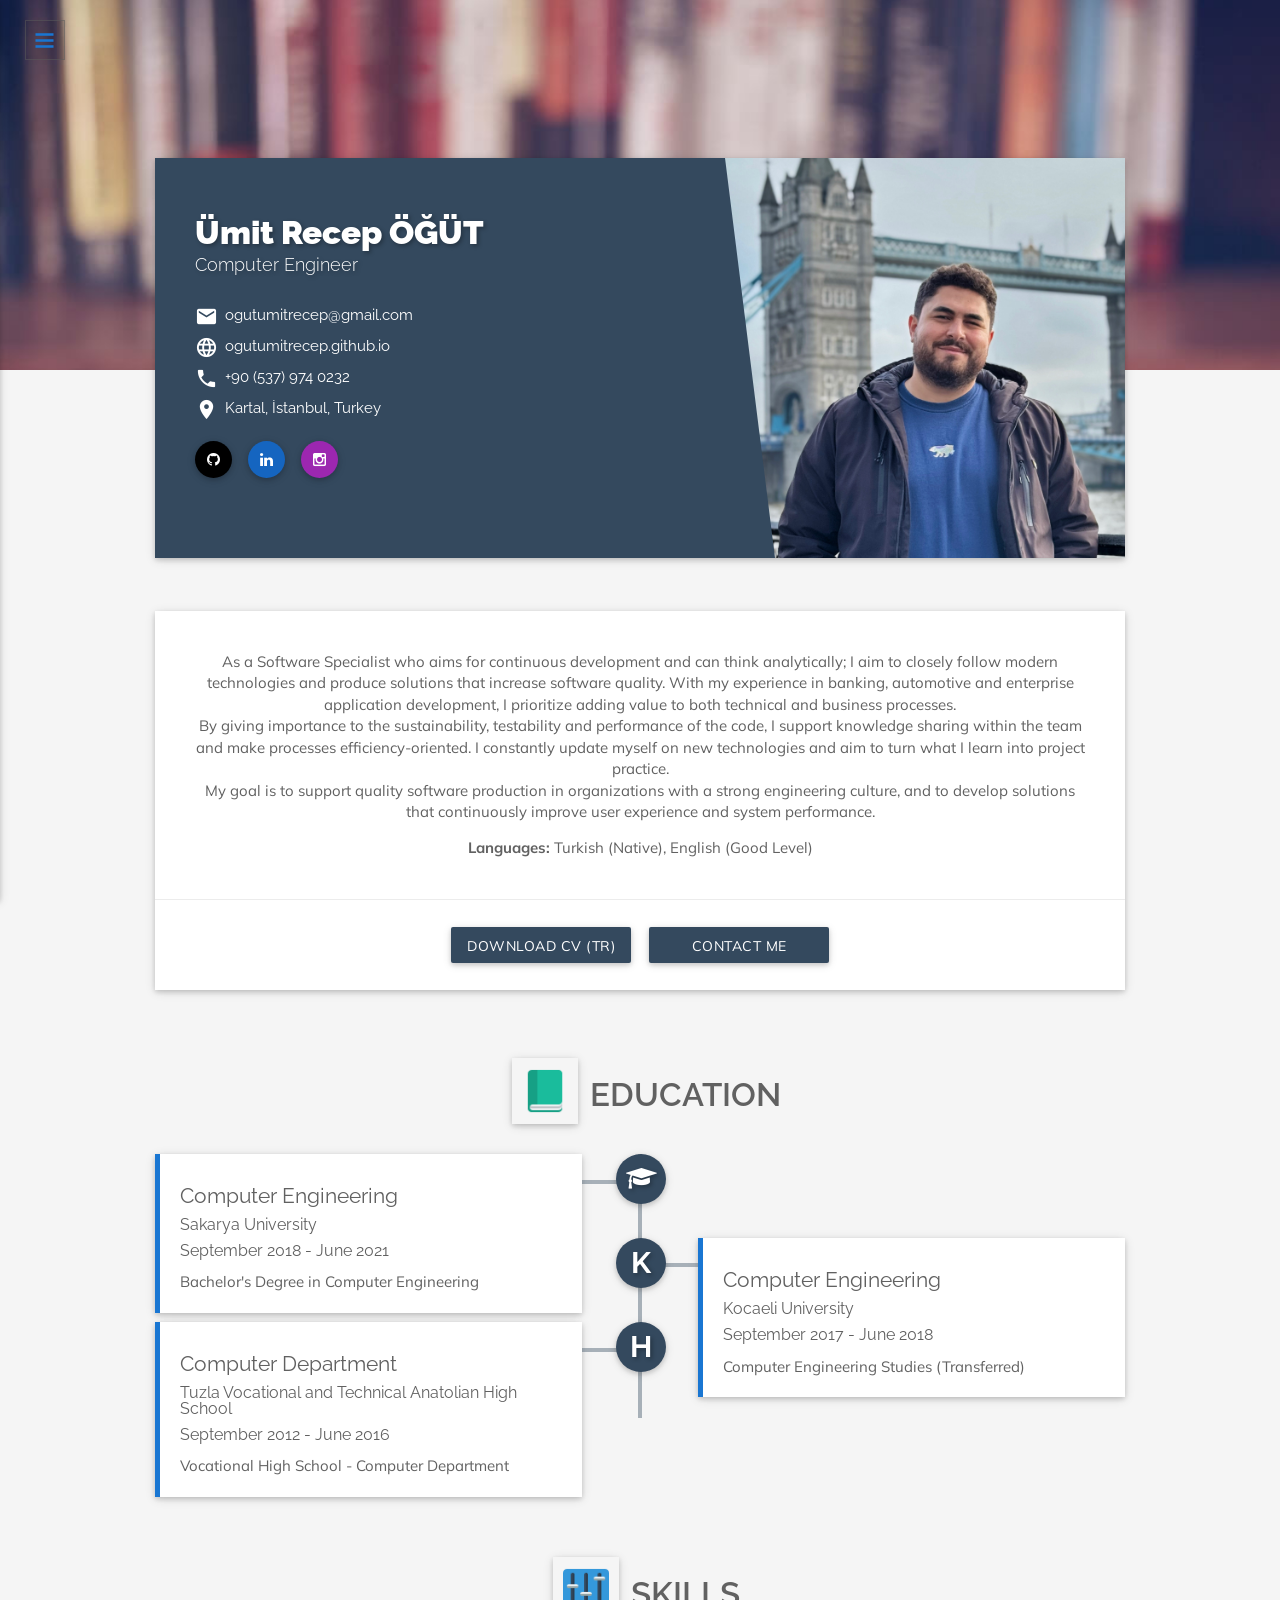
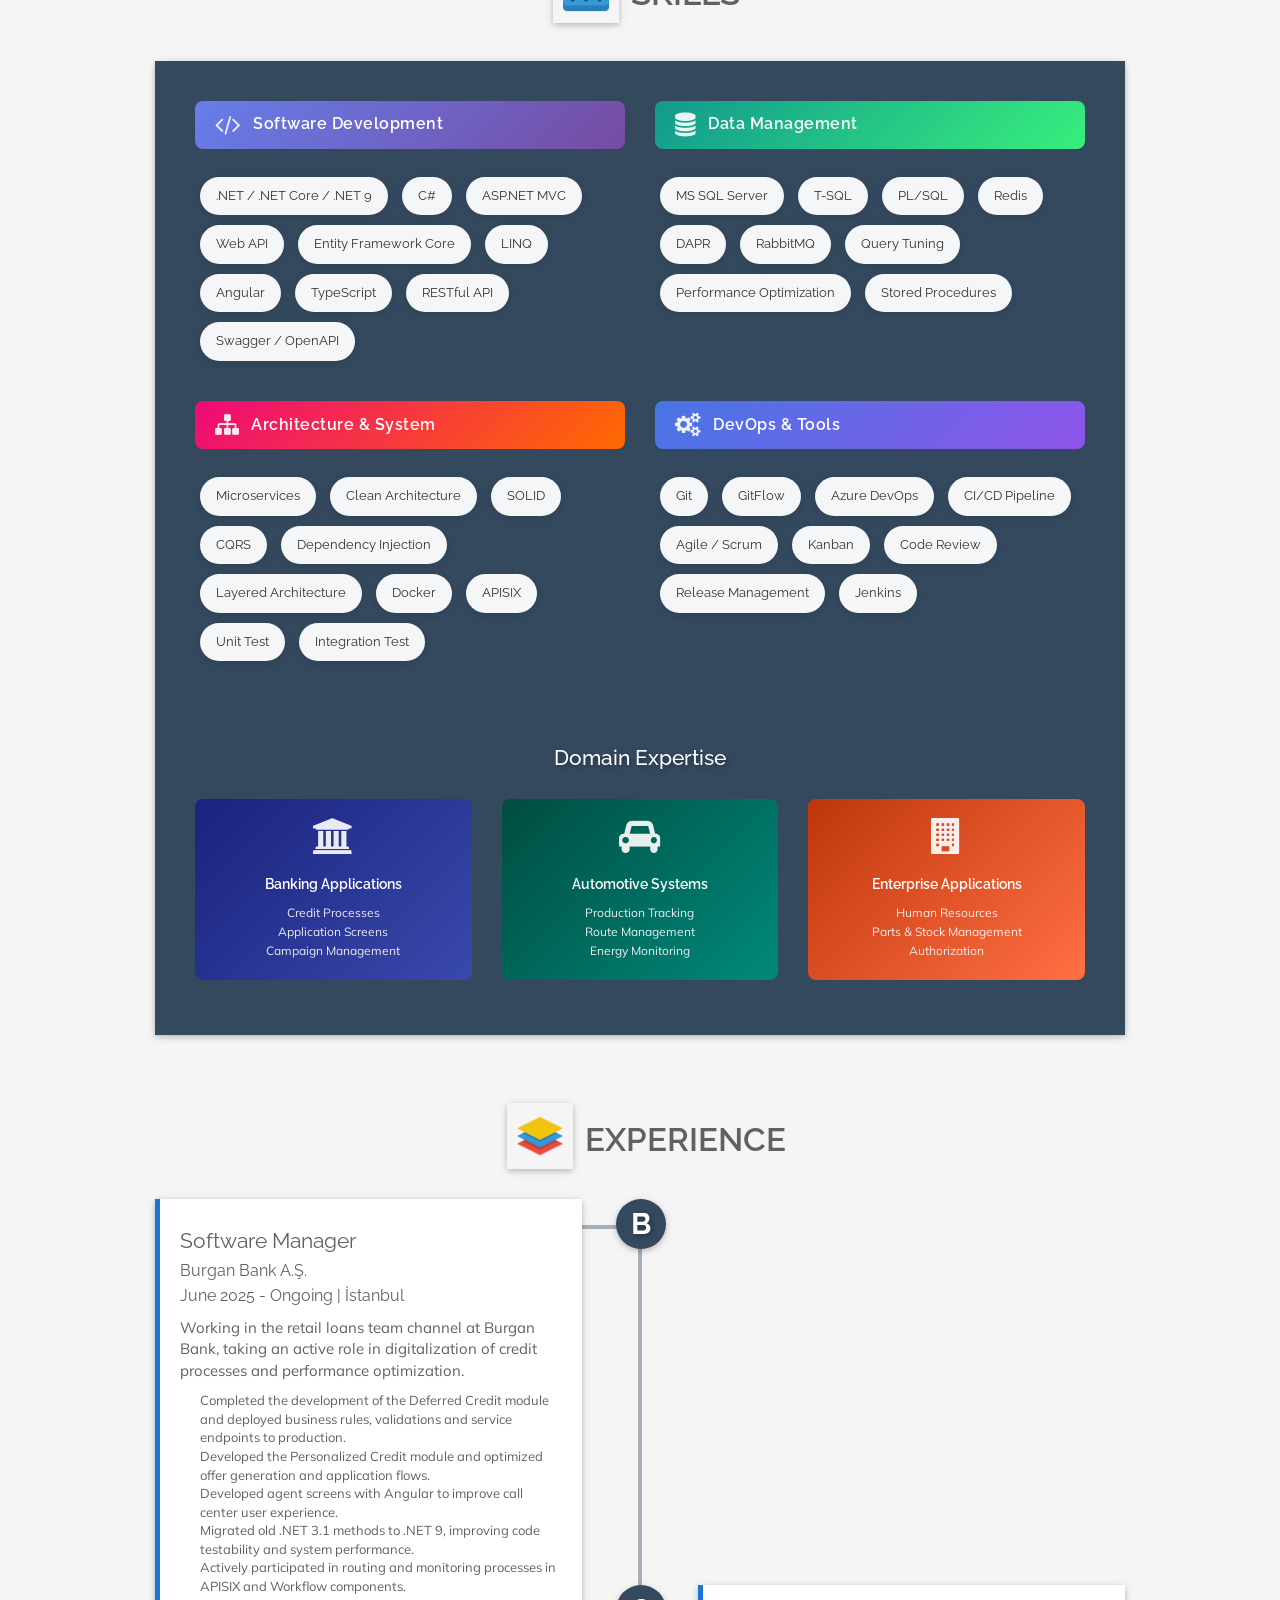
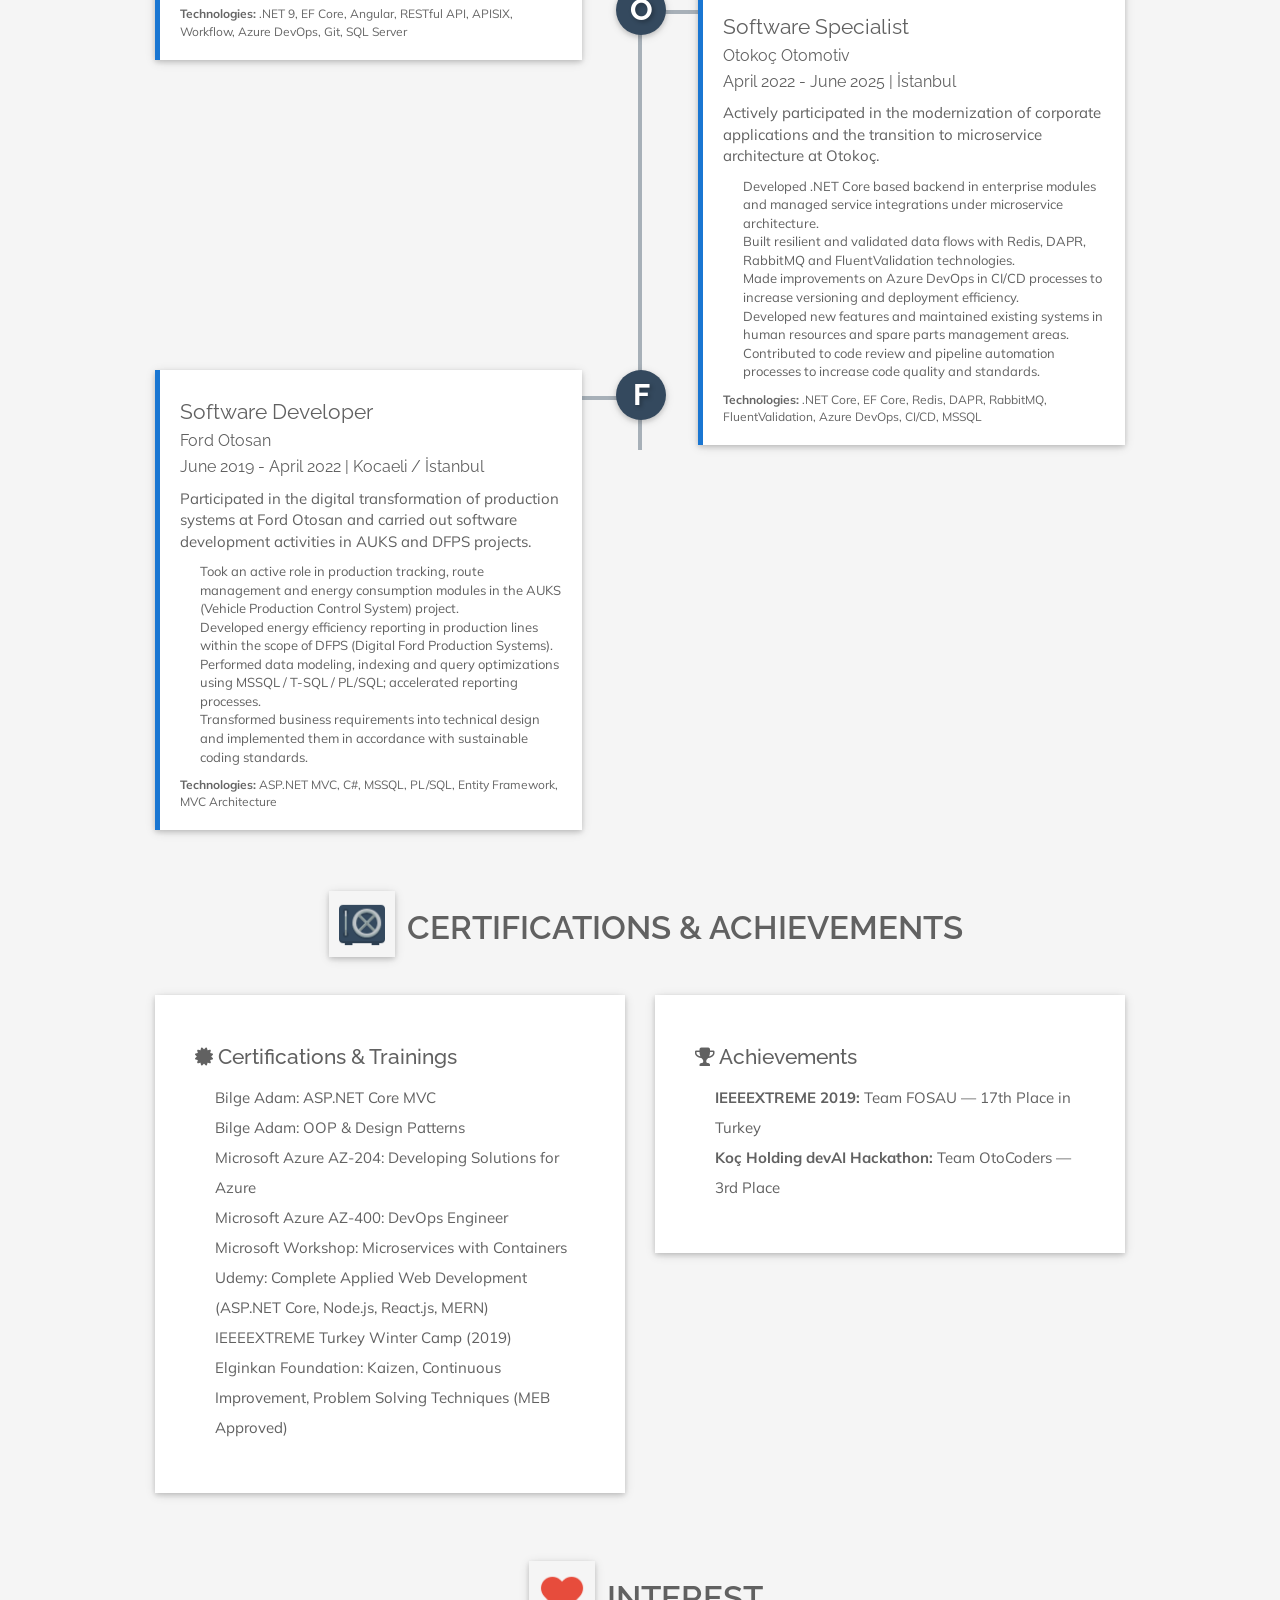
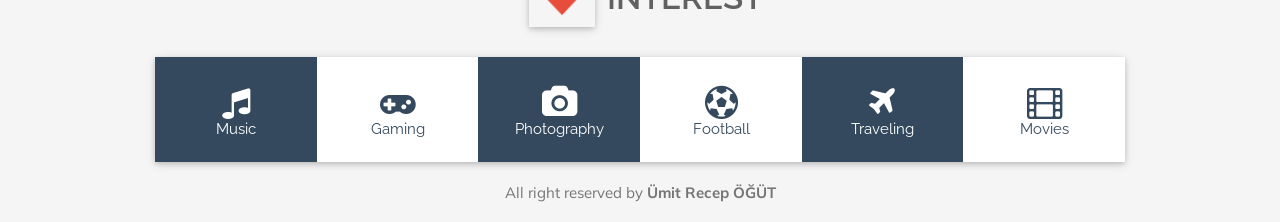
<file: index.html>
<!DOCTYPE html>

<html lang="en">
    <head>
        <meta charset="UTF-8" />
        <meta http-equiv="X-UA-Compatible" content="IE=edge" />
        <meta
            name="viewport"
            content="width=device-width, initial-scale=1, maximum-scale=1"
        />
        <meta name="author" content="Ümit Recep ÖĞÜT" />
        <meta
            name="description"
            content="Ümit Recep ÖĞÜT - Computer Engineer, Software Specialist CV & Portfolio"
        />
        <meta
            name="keywords"
            content="software developer, computer engineer, .NET, C#, backend developer"
        />
        <meta http-equiv="content-type" content="text/html;charset=utf-8" />

        <meta property="og:site_name" content="Ümit Recep ÖĞÜT CV/Resume" />
        <meta property="og:type" content="website" />
        <meta
            property="og:title"
            content="Ümit Recep ÖĞÜT - Computer Engineer"
        />
        <meta property="og:locale" content="en_US" />
        <meta property="og:url" content="https://ogutumitrecep.github.io" />

        <title>Ümit Recep ÖĞÜT - Computer Engineer / CV & Portfolio</title>
        <link rel="icon" href="images/site/urofavicon.ico" />

        <!-- GOOGLE FONT -->
        <link
            href="https://fonts.googleapis.com/css?family=Raleway:500"
            rel="stylesheet"
            type="text/css"
        />
        <link
            href="https://fonts.googleapis.com/css?family=Muli"
            rel="stylesheet"
            type="text/css"
        />
        <link
            href="https://fonts.googleapis.com/css?family=Crimson+Pro"
            rel="stylesheet"
            type="text/css"
        />

        <!-- MATERIAL ICON FONT -->
        <link
            href="https://fonts.googleapis.com/icon?family=Material+Icons"
            rel="stylesheet"
        />

        <!-- FONT AWESOME -->
        <link
            href="stylesheets/vendors/font-awesome.min.css"
            rel="stylesheet"
        />

        <!-- ANIMATION -->
        <link href="stylesheets/vendors/animate.min.css" rel="stylesheet" />

        <!-- MAGNIFICENT POPUP -->
        <link href="stylesheets/vendors/magnific-popup.css" rel="stylesheet" />

        <!-- SWIPER -->
        <link href="stylesheets/vendors/swiper.min.css" rel="stylesheet" />

        <!-- MATERIALIZE -->
        <link href="stylesheets/vendors/materialize.css" rel="stylesheet" />

        <!-- BOOTSTRAP -->
        <link href="stylesheets/vendors/bootstrap.min.css" rel="stylesheet" />

        <!-- CUSTOM STYLE -->
        <link href="stylesheets/style.css" id="switch_style" rel="stylesheet" />
    </head>
    <body>
        <!--==========================================
                      PRE-LOADER
    ===========================================-->
        <div id="loading">
            <div id="loading-center">
                <div id="loading-center-absolute">
                    <div class="box-holder animated bounceInDown">
                        <img
                            style="margin-left: -10px"
                            width="50"
                            alt="personal-logo"
                            class="img-responsive"
                            src="images/profile/circleprofile.png"
                        />
                    </div>
                    <!-- NAME & STATUS -->
                    <div class="text-holder text-center">
                        <h2>Ümit Recep ÖĞÜT</h2>
                        <h6>Computer Engineer</h6>
                    </div>
                </div>
            </div>
        </div>

        <!--==========================================
                        HEADER
    ===========================================-->
        <header id="home">
            <nav id="theMenu" class="menu">
                <!--MENU-->
                <div id="menu-options" class="menu-wrap">
                    <!--PERSONAL LOGO-->
                    <div class="logo-flat">
                        <img
                            alt="personal-logo"
                            class="img-responsive"
                            src="images/profile/circleprofile.png"
                        />
                    </div>
                    <br />

                    <!--OPTIONS-->
                    <a href="#home"
                        ><i class="title-icon fa fa-user"></i>Home</a
                    >
                    <a href="#about"
                        ><i class="title-icon fa fa-dashboard"></i>About</a
                    >
                    <a href="#education"
                        ><i class="title-icon fa fa-graduation-cap"></i
                        >Education</a
                    >
                    <a href="#skills"
                        ><i class="title-icon fa fa-sliders"></i>Skills</a
                    >
                    <a href="#experience"
                        ><i class="title-icon fa fa-suitcase"></i>Experience</a
                    >
                    <a href="#certifications"
                        ><i class="title-icon fa fa-certificate"></i
                        >Certifications</a
                    >
                    <a href="#interest"
                        ><i class="title-icon fa fa-heart"></i>Interest</a
                    >
                </div>

                <!-- MENU BUTTON -->
                <div id="menuToggle">
                    <div class="toggle-normal">
                        <i class="material-icons top-bar">remove</i>
                        <i class="material-icons middle-bar">remove</i>
                        <i class="material-icons bottom-bar">remove</i>
                    </div>
                </div>
            </nav>

            <!--HEADER BACKGROUND-->
            <div class="header-background section"></div>
        </header>

        <!--==========================================
                       V-CARD
    ===========================================-->
        <div id="v-card-holder" class="section">
            <div class="container">
                <div class="row">
                    <div class="col-md-12 col-sm-12 col-xs-12">
                        <!-- V-CARD -->
                        <div id="v-card" class="card">
                            <!-- PROFILE PICTURE -->
                            <div id="profile" class="right">
                                <img
                                    alt="profile-image"
                                    class="img-responsive"
                                    src="images/profile/profile.png"
                                />
                                <div class="slant"></div>
                            </div>

                            <div
                                class="card-content"
                                style="font-family: Calibri"
                            >
                                <!-- NAME & STATUS -->
                                <div class="info-headings">
                                    <h4 class="text-capitalize left">
                                        Ümit Recep ÖĞÜT
                                    </h4>
                                    <h6 class="text-capitalize left">
                                        Computer Engineer
                                    </h6>
                                </div>

                                <!-- CONTACT INFO -->
                                <div class="infos">
                                    <ul class="profile-list">
                                        <li class="clearfix">
                                            <span class="title">
                                                <i class="material-icons"
                                                    >email</i
                                                >
                                            </span>
                                            <span class="content"
                                                >ogutumitrecep@gmail.com</span
                                            >
                                        </li>
                                        <li class="clearfix">
                                            <span class="title">
                                                <i class="material-icons"
                                                    >language</i
                                                >
                                            </span>
                                            <span class="content"
                                                >ogutumitrecep.github.io</span
                                            >
                                        </li>
                                        <li class="clearfix">
                                            <span class="title">
                                                <i class="material-icons"
                                                    >phone</i
                                                >
                                            </span>
                                            <span class="content"
                                                >+90 (537) 974 0232</span
                                            >
                                        </li>
                                        <li class="clearfix">
                                            <span class="title">
                                                <i class="material-icons"
                                                    >place</i
                                                >
                                            </span>
                                            <span class="content"
                                                >Kartal, İstanbul, Turkey</span
                                            >
                                        </li>
                                    </ul>
                                </div>

                                <!--LINKS-->
                                <div class="links">
                                    <!-- GITHUB-->
                                    <a
                                        href="https://github.com/ogutumitrecep"
                                        class="social btn-floating black"
                                    >
                                        <i class="fa fa-github"></i>
                                    </a>
                                    <!-- LINKEDIN-->
                                    <a
                                        href="https://www.linkedin.com/in/umitrecepogut"
                                        class="social btn-floating blue darken-3"
                                    >
                                        <i class="fa fa-linkedin"></i>
                                    </a>
                                    <!-- INSTAGRAM-->
                                    <a
                                        href="https://www.instagram.com/umitrecepogut"
                                        class="social btn-floating purple"
                                    >
                                        <i class="fa fa-instagram"></i>
                                    </a>
                                </div>
                            </div>
                        </div>
                    </div>
                </div>
            </div>
        </div>

        <!--==========================================
                       ABOUT
    ===========================================-->
        <div id="about" class="section">
            <div class="container">
                <div class="row">
                    <div class="col-md-12">
                        <!-- DETAILS -->
                        <div id="about-card" class="card">
                            <div class="card-content">
                                <!-- ABOUT PARAGRAPH -->
                                <p>
                                    As a Software Specialist who aims for
                                    continuous development and can think
                                    analytically; I aim to closely follow modern
                                    technologies and produce solutions that
                                    increase software quality. With my
                                    experience in banking, automotive and
                                    enterprise application development, I
                                    prioritize adding value to both technical
                                    and business processes.
                                </p>
                                <p>
                                    By giving importance to the sustainability,
                                    testability and performance of the code, I
                                    support knowledge sharing within the team
                                    and make processes efficiency-oriented. I
                                    constantly update myself on new technologies
                                    and aim to turn what I learn into project
                                    practice.
                                </p>
                                <p>
                                    My goal is to support quality software
                                    production in organizations with a strong
                                    engineering culture, and to develop
                                    solutions that continuously improve user
                                    experience and system performance.
                                </p>
                                <p style="margin-top: 15px">
                                    <strong>Languages:</strong> Turkish
                                    (Native), English (Good Level)
                                </p>
                            </div>

                            <!-- BUTTONS -->
                            <div id="about-btn" class="card-action">
                                <div class="about-btn">
                                    <!-- DOWNLOAD CV BUTTON -->
                                    <a
                                        href="docs/cv/umitrecepogut_cv.pdf"
                                        class="btn waves-effect"
                                        >Download CV (TR)</a
                                    >
                                    <!-- CONTACT BUTTON -->
                                    <a
                                        href="mailto:ogutumitrecep@gmail.com"
                                        class="btn waves-effect"
                                        >Contact Me</a
                                    >
                                </div>
                            </div>
                        </div>
                    </div>
                </div>
            </div>
        </div>

        <!--==========================================
                       EDUCATION
    ===========================================-->
        <section id="education" class="section">
            <div class="container">
                <!-- SECTION TITLE -->
                <div class="section-title">
                    <h4 class="text-uppercase text-center">
                        <img src="images/icons/book.png" alt="demo" />Education
                    </h4>
                </div>

                <div id="timeline-education">
                    <!-- FIRST TIMELINE - Sakarya University -->
                    <div class="timeline-block">
                        <!-- DOT -->
                        <div class="timeline-dot">
                            <i class="fa fa-graduation-cap"></i>
                        </div>
                        <!-- TIMELINE CONTENT -->
                        <div class="card timeline-content">
                            <div class="card-content">
                                <!-- TIMELINE TITLE -->
                                <h6 class="timeline-title">
                                    Computer Engineering
                                </h6>
                                <!-- TIMELINE TITLE INFO -->
                                <div class="timeline-info">
                                    <h6>
                                        <small>Sakarya University</small>
                                    </h6>
                                    <h6>
                                        <small
                                            >September 2018 - June 2021</small
                                        >
                                    </h6>
                                </div>
                                <!-- TIMELINE PARAGRAPH -->
                                <p>Bachelor's Degree in Computer Engineering</p>
                            </div>
                        </div>
                    </div>

                    <!-- SECOND TIMELINE - Kocaeli University -->
                    <div class="timeline-block">
                        <!-- DOT -->
                        <div class="timeline-dot">
                            <h6>K</h6>
                        </div>
                        <!-- TIMELINE CONTENT -->
                        <div class="card timeline-content">
                            <div class="card-content">
                                <!-- TIMELINE TITLE -->
                                <h6 class="timeline-title">
                                    Computer Engineering
                                </h6>
                                <!-- TIMELINE TITLE INFO -->
                                <div class="timeline-info">
                                    <h6>
                                        <small>Kocaeli University</small>
                                    </h6>
                                    <h6>
                                        <small
                                            >September 2017 - June 2018</small
                                        >
                                    </h6>
                                </div>
                                <!-- TIMELINE PARAGRAPH -->
                                <p>
                                    Computer Engineering Studies (Transferred)
                                </p>
                            </div>
                        </div>
                    </div>

                    <!-- THIRD TIMELINE - High School -->
                    <div class="timeline-block">
                        <!-- DOT -->
                        <div class="timeline-dot">
                            <h6>H</h6>
                        </div>
                        <!-- TIMELINE CONTENT -->
                        <div class="card timeline-content">
                            <div class="card-content">
                                <!-- TIMELINE TITLE -->
                                <h6 class="timeline-title">
                                    Computer Department
                                </h6>
                                <!-- TIMELINE TITLE INFO -->
                                <div class="timeline-info">
                                    <h6>
                                        <small>
                                            Tuzla Vocational and Technical
                                            Anatolian High School
                                        </small>
                                    </h6>
                                    <h6>
                                        <small
                                            >September 2012 - June 2016</small
                                        >
                                    </h6>
                                </div>
                                <!-- TIMELINE PARAGRAPH -->
                                <p>
                                    Vocational High School - Computer Department
                                </p>
                            </div>
                        </div>
                    </div>
                </div>
            </div>
        </section>

        <!--==========================================
                       SKILLS
    ===========================================-->
        <section id="skills" class="section">
            <div class="container">
                <!-- SECTION TITLE -->
                <div class="section-title">
                    <h4 class="text-uppercase text-center">
                        <img src="images/icons/mixer.png" alt="demo" />Skills
                    </h4>
                </div>
                <style>
                    .skill-tag {
                        display: inline-block;
                        padding: 10px 16px;
                        margin: 5px;
                        background: rgba(255, 255, 255, 0.95);
                        border-radius: 25px;
                        font-size: 13px;
                        color: #333;
                        border: none;
                        transition: all 0.3s ease;
                        box-shadow: 0 2px 8px rgba(0, 0, 0, 0.1);
                    }
                    .skill-tag:hover {
                        transform: translateY(-3px);
                        box-shadow: 0 6px 20px rgba(0, 0, 0, 0.15);
                    }
                    .skill-category {
                        margin-bottom: 30px;
                    }
                    .skill-category-header {
                        display: flex;
                        align-items: center;
                        margin-bottom: 18px;
                        padding: 12px 20px;
                        border-radius: 8px;
                        color: #fff;
                    }
                    .skill-category-header.dev {
                        background: linear-gradient(
                            135deg,
                            #667eea 0%,
                            #764ba2 100%
                        );
                    }
                    .skill-category-header.data {
                        background: linear-gradient(
                            135deg,
                            #11998e 0%,
                            #38ef7d 100%
                        );
                    }
                    .skill-category-header.arch {
                        background: linear-gradient(
                            135deg,
                            #ee0979 0%,
                            #ff6a00 100%
                        );
                    }
                    .skill-category-header.devops {
                        background: linear-gradient(
                            135deg,
                            #4776e6 0%,
                            #8e54e9 100%
                        );
                    }
                    .skill-category-icon {
                        font-size: 24px;
                        margin-right: 12px;
                        opacity: 0.9;
                    }
                    .skill-category-title {
                        font-size: 16px;
                        font-weight: 600;
                        margin: 0;
                        letter-spacing: 0.5px;
                    }
                    .skill-tags-container {
                        padding: 5px 0;
                    }
                </style>
                <div class="row">
                    <div class="col-md-12 col-sm-12 col-xs-12">
                        <div id="skills-card" class="card">
                            <div class="card-content">
                                <div class="row">
                                    <!-- Software Development -->
                                    <div class="col-md-6 col-sm-6 col-xs-12">
                                        <div class="skill-category">
                                            <div
                                                class="skill-category-header dev"
                                            >
                                                <i
                                                    class="fa fa-code skill-category-icon"
                                                ></i>
                                                <span
                                                    class="skill-category-title"
                                                    >Software Development</span
                                                >
                                            </div>
                                            <div class="skill-tags-container">
                                                <span class="skill-tag"
                                                    >.NET / .NET Core / .NET
                                                    9</span
                                                >
                                                <span class="skill-tag"
                                                    >C#</span
                                                >
                                                <span class="skill-tag"
                                                    >ASP.NET MVC</span
                                                >
                                                <span class="skill-tag"
                                                    >Web API</span
                                                >
                                                <span class="skill-tag"
                                                    >Entity Framework Core</span
                                                >
                                                <span class="skill-tag"
                                                    >LINQ</span
                                                >
                                                <span class="skill-tag"
                                                    >Angular</span
                                                >
                                                <span class="skill-tag"
                                                    >TypeScript</span
                                                >
                                                <span class="skill-tag"
                                                    >RESTful API</span
                                                >
                                                <span class="skill-tag"
                                                    >Swagger / OpenAPI</span
                                                >
                                            </div>
                                        </div>
                                    </div>

                                    <!-- Data Management -->
                                    <div class="col-md-6 col-sm-6 col-xs-12">
                                        <div class="skill-category">
                                            <div
                                                class="skill-category-header data"
                                            >
                                                <i
                                                    class="fa fa-database skill-category-icon"
                                                ></i>
                                                <span
                                                    class="skill-category-title"
                                                    >Data Management</span
                                                >
                                            </div>
                                            <div class="skill-tags-container">
                                                <span class="skill-tag"
                                                    >MS SQL Server</span
                                                >
                                                <span class="skill-tag"
                                                    >T-SQL</span
                                                >
                                                <span class="skill-tag"
                                                    >PL/SQL</span
                                                >
                                                <span class="skill-tag"
                                                    >Redis</span
                                                >
                                                <span class="skill-tag"
                                                    >DAPR</span
                                                >
                                                <span class="skill-tag"
                                                    >RabbitMQ</span
                                                >
                                                <span class="skill-tag"
                                                    >Query Tuning</span
                                                >
                                                <span class="skill-tag"
                                                    >Performance
                                                    Optimization</span
                                                >
                                                <span class="skill-tag"
                                                    >Stored Procedures</span
                                                >
                                            </div>
                                        </div>
                                    </div>
                                </div>

                                <div class="row">
                                    <!-- Architecture & System -->
                                    <div class="col-md-6 col-sm-6 col-xs-12">
                                        <div class="skill-category">
                                            <div
                                                class="skill-category-header arch"
                                            >
                                                <i
                                                    class="fa fa-sitemap skill-category-icon"
                                                ></i>
                                                <span
                                                    class="skill-category-title"
                                                    >Architecture & System</span
                                                >
                                            </div>
                                            <div class="skill-tags-container">
                                                <span class="skill-tag"
                                                    >Microservices</span
                                                >
                                                <span class="skill-tag"
                                                    >Clean Architecture</span
                                                >
                                                <span class="skill-tag"
                                                    >SOLID</span
                                                >
                                                <span class="skill-tag"
                                                    >CQRS</span
                                                >
                                                <span class="skill-tag"
                                                    >Dependency Injection</span
                                                >
                                                <span class="skill-tag"
                                                    >Layered Architecture</span
                                                >
                                                <span class="skill-tag"
                                                    >Docker</span
                                                >
                                                <span class="skill-tag"
                                                    >APISIX</span
                                                >
                                                <span class="skill-tag"
                                                    >Unit Test</span
                                                >
                                                <span class="skill-tag"
                                                    >Integration Test</span
                                                >
                                            </div>
                                        </div>
                                    </div>

                                    <!-- DevOps & Tools -->
                                    <div class="col-md-6 col-sm-6 col-xs-12">
                                        <div class="skill-category">
                                            <div
                                                class="skill-category-header devops"
                                            >
                                                <i
                                                    class="fa fa-cogs skill-category-icon"
                                                ></i>
                                                <span
                                                    class="skill-category-title"
                                                    >DevOps & Tools</span
                                                >
                                            </div>
                                            <div class="skill-tags-container">
                                                <span class="skill-tag"
                                                    >Git</span
                                                >
                                                <span class="skill-tag"
                                                    >GitFlow</span
                                                >
                                                <span class="skill-tag"
                                                    >Azure DevOps</span
                                                >
                                                <span class="skill-tag"
                                                    >CI/CD Pipeline</span
                                                >
                                                <span class="skill-tag"
                                                    >Agile / Scrum</span
                                                >
                                                <span class="skill-tag"
                                                    >Kanban</span
                                                >
                                                <span class="skill-tag"
                                                    >Code Review</span
                                                >
                                                <span class="skill-tag"
                                                    >Release Management</span
                                                >
                                                <span class="skill-tag"
                                                    >Jenkins</span
                                                >
                                            </div>
                                        </div>
                                    </div>
                                </div>

                                <!-- Domain Expertise -->
                                <div class="row" style="margin-top: 30px">
                                    <div class="col-md-12">
                                        <div class="skills-title">
                                            <h6 class="text-center">
                                                Domain Expertise
                                            </h6>
                                        </div>
                                    </div>
                                </div>
                                <div class="row" style="margin-top: 15px">
                                    <!-- Banking Applications -->
                                    <div class="col-md-4 col-sm-4 col-xs-12">
                                        <div
                                            style="
                                                text-align: center;
                                                padding: 20px;
                                                background: linear-gradient(
                                                    135deg,
                                                    #1a237e 0%,
                                                    #3949ab 100%
                                                );
                                                border-radius: 8px;
                                                color: #fff;
                                                min-height: 180px;
                                                margin-bottom: 15px;
                                            "
                                        >
                                            <i
                                                class="fa fa-university"
                                                style="
                                                    font-size: 36px;
                                                    margin-bottom: 12px;
                                                    opacity: 0.9;
                                                "
                                            ></i>
                                            <h6
                                                style="
                                                    color: #fff;
                                                    font-weight: 600;
                                                    margin-bottom: 10px;
                                                    font-size: 14px;
                                                "
                                            >
                                                Banking Applications
                                            </h6>
                                            <p
                                                style="
                                                    font-size: 12px;
                                                    line-height: 1.6;
                                                    margin: 0;
                                                    opacity: 0.9;
                                                "
                                            >
                                                Credit Processes<br />
                                                Application Screens<br />
                                                Campaign Management
                                            </p>
                                        </div>
                                    </div>
                                    <!-- Automotive Systems -->
                                    <div class="col-md-4 col-sm-4 col-xs-12">
                                        <div
                                            style="
                                                text-align: center;
                                                padding: 20px;
                                                background: linear-gradient(
                                                    135deg,
                                                    #004d40 0%,
                                                    #00897b 100%
                                                );
                                                border-radius: 8px;
                                                color: #fff;
                                                min-height: 180px;
                                                margin-bottom: 15px;
                                            "
                                        >
                                            <i
                                                class="fa fa-car"
                                                style="
                                                    font-size: 36px;
                                                    margin-bottom: 12px;
                                                    opacity: 0.9;
                                                "
                                            ></i>
                                            <h6
                                                style="
                                                    color: #fff;
                                                    font-weight: 600;
                                                    margin-bottom: 10px;
                                                    font-size: 14px;
                                                "
                                            >
                                                Automotive Systems
                                            </h6>
                                            <p
                                                style="
                                                    font-size: 12px;
                                                    line-height: 1.6;
                                                    margin: 0;
                                                    opacity: 0.9;
                                                "
                                            >
                                                Production Tracking<br />
                                                Route Management<br />
                                                Energy Monitoring
                                            </p>
                                        </div>
                                    </div>
                                    <!-- Enterprise Applications -->
                                    <div class="col-md-4 col-sm-4 col-xs-12">
                                        <div
                                            style="
                                                text-align: center;
                                                padding: 20px;
                                                background: linear-gradient(
                                                    135deg,
                                                    #bf360c 0%,
                                                    #ff7043 100%
                                                );
                                                border-radius: 8px;
                                                color: #fff;
                                                min-height: 180px;
                                                margin-bottom: 15px;
                                            "
                                        >
                                            <i
                                                class="fa fa-building"
                                                style="
                                                    font-size: 36px;
                                                    margin-bottom: 12px;
                                                    opacity: 0.9;
                                                "
                                            ></i>
                                            <h6
                                                style="
                                                    color: #fff;
                                                    font-weight: 600;
                                                    margin-bottom: 10px;
                                                    font-size: 14px;
                                                "
                                            >
                                                Enterprise Applications
                                            </h6>
                                            <p
                                                style="
                                                    font-size: 12px;
                                                    line-height: 1.6;
                                                    margin: 0;
                                                    opacity: 0.9;
                                                "
                                            >
                                                Human Resources<br />
                                                Parts & Stock Management<br />
                                                Authorization
                                            </p>
                                        </div>
                                    </div>
                                </div>
                            </div>
                        </div>
                    </div>
                </div>
            </div>
        </section>

        <!--==========================================
                       EXPERIENCE
    ===========================================-->
        <section id="experience" class="section">
            <div class="container">
                <!-- SECTION TITLE -->
                <div class="section-title">
                    <h4 class="text-uppercase text-center">
                        <img
                            src="images/icons/layers.png"
                            alt="demo"
                        />Experience
                    </h4>
                </div>

                <div id="timeline-experience">
                    <!-- FIRST TIMELINE - Burgan Bank -->
                    <div class="timeline-block">
                        <!-- DOT -->
                        <div class="timeline-dot">
                            <h6>B</h6>
                        </div>
                        <!-- TIMELINE CONTENT -->
                        <div class="card timeline-content">
                            <div class="card-content">
                                <!-- TIMELINE TITLE -->
                                <h6 class="timeline-title">Software Manager</h6>
                                <!-- TIMELINE TITLE INFO -->
                                <div class="timeline-info">
                                    <h6>
                                        <small>Burgan Bank A.Ş.</small>
                                    </h6>
                                    <h6>
                                        <small
                                            >June 2025 - Ongoing |
                                            İstanbul</small
                                        >
                                    </h6>
                                </div>
                                <!-- TIMELINE PARAGRAPH -->
                                <p>
                                    Working in the retail loans team channel at
                                    Burgan Bank, taking an active role in
                                    digitalization of credit processes and
                                    performance optimization.
                                </p>
                                <ul
                                    style="
                                        margin-top: 10px;
                                        padding-left: 20px;
                                        font-size: 13px;
                                    "
                                >
                                    <li>
                                        Completed the development of the
                                        Deferred Credit module and deployed
                                        business rules, validations and service
                                        endpoints to production.
                                    </li>
                                    <li>
                                        Developed the Personalized Credit module
                                        and optimized offer generation and
                                        application flows.
                                    </li>
                                    <li>
                                        Developed agent screens with Angular to
                                        improve call center user experience.
                                    </li>
                                    <li>
                                        Migrated old .NET 3.1 methods to .NET 9,
                                        improving code testability and system
                                        performance.
                                    </li>
                                    <li>
                                        Actively participated in routing and
                                        monitoring processes in APISIX and
                                        Workflow components.
                                    </li>
                                </ul>
                                <p
                                    style="
                                        margin-top: 10px;
                                        font-size: 12px;
                                        color: #666;
                                    "
                                >
                                    <strong>Technologies:</strong> .NET 9, EF
                                    Core, Angular, RESTful API, APISIX,
                                    Workflow, Azure DevOps, Git, SQL Server
                                </p>
                            </div>
                        </div>
                    </div>

                    <!-- SECOND TIMELINE - Otokoç -->
                    <div class="timeline-block">
                        <!-- DOT -->
                        <div class="timeline-dot">
                            <h6>O</h6>
                        </div>
                        <!-- TIMELINE CONTENT -->
                        <div class="card timeline-content">
                            <div class="card-content">
                                <!-- TIMELINE TITLE -->
                                <h6 class="timeline-title">
                                    Software Specialist
                                </h6>
                                <!-- TIMELINE TITLE INFO -->
                                <div class="timeline-info">
                                    <h6>
                                        <small> Otokoç Otomotiv </small>
                                    </h6>
                                    <h6>
                                        <small
                                            >April 2022 - June 2025 |
                                            İstanbul</small
                                        >
                                    </h6>
                                </div>
                                <!-- TIMELINE PARAGRAPH -->
                                <p>
                                    Actively participated in the modernization
                                    of corporate applications and the transition
                                    to microservice architecture at Otokoç.
                                </p>
                                <ul
                                    style="
                                        margin-top: 10px;
                                        padding-left: 20px;
                                        font-size: 13px;
                                    "
                                >
                                    <li>
                                        Developed .NET Core based backend in
                                        enterprise modules and managed service
                                        integrations under microservice
                                        architecture.
                                    </li>
                                    <li>
                                        Built resilient and validated data flows
                                        with Redis, DAPR, RabbitMQ and
                                        FluentValidation technologies.
                                    </li>
                                    <li>
                                        Made improvements on Azure DevOps in
                                        CI/CD processes to increase versioning
                                        and deployment efficiency.
                                    </li>
                                    <li>
                                        Developed new features and maintained
                                        existing systems in human resources and
                                        spare parts management areas.
                                    </li>
                                    <li>
                                        Contributed to code review and pipeline
                                        automation processes to increase code
                                        quality and standards.
                                    </li>
                                </ul>
                                <p
                                    style="
                                        margin-top: 10px;
                                        font-size: 12px;
                                        color: #666;
                                    "
                                >
                                    <strong>Technologies:</strong> .NET Core, EF
                                    Core, Redis, DAPR, RabbitMQ,
                                    FluentValidation, Azure DevOps, CI/CD, MSSQL
                                </p>
                            </div>
                        </div>
                    </div>

                    <!-- THIRD TIMELINE - Ford Otosan -->
                    <div class="timeline-block">
                        <!-- DOT -->
                        <div class="timeline-dot">
                            <h6>F</h6>
                        </div>
                        <!-- TIMELINE CONTENT -->
                        <div class="card timeline-content">
                            <div class="card-content">
                                <!-- TIMELINE TITLE -->
                                <h6 class="timeline-title">
                                    Software Developer
                                </h6>
                                <!-- TIMELINE TITLE INFO -->
                                <div class="timeline-info">
                                    <h6>
                                        <small>Ford Otosan</small>
                                    </h6>
                                    <h6>
                                        <small
                                            >June 2019 - April 2022 | Kocaeli /
                                            İstanbul</small
                                        >
                                    </h6>
                                </div>
                                <!-- TIMELINE PARAGRAPH -->
                                <p>
                                    Participated in the digital transformation
                                    of production systems at Ford Otosan and
                                    carried out software development activities
                                    in AUKS and DFPS projects.
                                </p>
                                <ul
                                    style="
                                        margin-top: 10px;
                                        padding-left: 20px;
                                        font-size: 13px;
                                    "
                                >
                                    <li>
                                        Took an active role in production
                                        tracking, route management and energy
                                        consumption modules in the AUKS (Vehicle
                                        Production Control System) project.
                                    </li>
                                    <li>
                                        Developed energy efficiency reporting in
                                        production lines within the scope of
                                        DFPS (Digital Ford Production Systems).
                                    </li>
                                    <li>
                                        Performed data modeling, indexing and
                                        query optimizations using MSSQL / T-SQL
                                        / PL/SQL; accelerated reporting
                                        processes.
                                    </li>
                                    <li>
                                        Transformed business requirements into
                                        technical design and implemented them in
                                        accordance with sustainable coding
                                        standards.
                                    </li>
                                </ul>
                                <p
                                    style="
                                        margin-top: 10px;
                                        font-size: 12px;
                                        color: #666;
                                    "
                                >
                                    <strong>Technologies:</strong> ASP.NET MVC,
                                    C#, MSSQL, PL/SQL, Entity Framework, MVC
                                    Architecture
                                </p>
                            </div>
                        </div>
                    </div>
                </div>
            </div>
        </section>

        <!--==========================================
                       CERTIFICATIONS
    ===========================================-->
        <section id="certifications" class="section">
            <div class="container">
                <!-- SECTION TITLE -->
                <div class="section-title">
                    <h4 class="text-uppercase text-center">
                        <img
                            src="images/icons/safe.png"
                            alt="demo"
                        />Certifications & Achievements
                    </h4>
                </div>

                <div class="row">
                    <div class="col-md-6 col-sm-12">
                        <div class="card">
                            <div class="card-content">
                                <h6 style="margin-bottom: 15px">
                                    <i class="fa fa-certificate"></i>
                                    Certifications & Trainings
                                </h6>
                                <ul style="padding-left: 20px; line-height: 2">
                                    <li>Bilge Adam: ASP.NET Core MVC</li>
                                    <li>Bilge Adam: OOP & Design Patterns</li>
                                    <li>
                                        Microsoft Azure AZ-204: Developing
                                        Solutions for Azure
                                    </li>
                                    <li>
                                        Microsoft Azure AZ-400: DevOps Engineer
                                    </li>
                                    <li>
                                        Microsoft Workshop: Microservices with
                                        Containers
                                    </li>
                                    <li>
                                        Udemy: Complete Applied Web Development
                                        (ASP.NET Core, Node.js, React.js, MERN)
                                    </li>
                                    <li>
                                        IEEEEXTREME Turkey Winter Camp (2019)
                                    </li>
                                    <li>
                                        Elginkan Foundation: Kaizen, Continuous
                                        Improvement, Problem Solving Techniques
                                        (MEB Approved)
                                    </li>
                                </ul>
                            </div>
                        </div>
                    </div>

                    <div class="col-md-6 col-sm-12">
                        <div class="card">
                            <div class="card-content">
                                <h6 style="margin-bottom: 15px">
                                    <i class="fa fa-trophy"></i> Achievements
                                </h6>
                                <ul style="padding-left: 20px; line-height: 2">
                                    <li>
                                        <strong>IEEEEXTREME 2019:</strong> Team
                                        FOSAU — 17th Place in Turkey
                                    </li>
                                    <li>
                                        <strong
                                            >Koç Holding devAI
                                            Hackathon:</strong
                                        >
                                        Team OtoCoders — 3rd Place
                                    </li>
                                </ul>
                            </div>
                        </div>
                    </div>
                </div>
            </div>
        </section>

        <!--==========================================
                       INTEREST
    ===========================================-->
        <section id="interest" class="section">
            <div class="container">
                <!-- SECTION TITLE -->
                <div class="section-title">
                    <h4 class="text-uppercase text-center">
                        <img src="images/icons/heart.png" alt="demo" />Interest
                    </h4>
                </div>

                <div id="interest-card" class="card">
                    <!--INTEREST ICONS-->
                    <div class="row no-gutters">
                        <!--INTEREST ICON ONE-->
                        <div class="col-md-2 col-sm-4 col-xs-6 box text-center">
                            <div class="interest-icon">
                                <i class="fa fa-music"></i>
                                <span>Music</span>
                            </div>
                        </div>
                        <!--INTEREST ICON TWO-->
                        <div class="col-md-2 col-sm-4 col-xs-6 box text-center">
                            <div class="interest-icon-even">
                                <i class="fa fa-gamepad"></i>
                                <span>Gaming</span>
                            </div>
                        </div>
                        <!--INTEREST ICON THREE-->
                        <div class="col-md-2 col-sm-4 col-xs-6 box text-center">
                            <div class="interest-icon">
                                <i class="fa fa-camera"></i>
                                <span>Photography</span>
                            </div>
                        </div>
                        <!--INTEREST ICON FOUR-->
                        <div class="col-md-2 col-sm-4 col-xs-6 box text-center">
                            <div class="interest-icon-even">
                                <i class="fa fa-futbol-o"></i>
                                <span>Football</span>
                            </div>
                        </div>
                        <!--INTEREST ICON FIVE-->
                        <div class="col-md-2 col-sm-4 col-xs-6 box text-center">
                            <div class="interest-icon">
                                <i class="fa fa-plane"></i>
                                <span>Traveling</span>
                            </div>
                        </div>
                        <!--INTEREST ICON SIX-->
                        <div class="col-md-2 col-sm-4 col-xs-6 box text-center">
                            <div class="interest-icon-even">
                                <i class="fa fa-film"></i>
                                <span>Movies</span>
                            </div>
                        </div>
                    </div>
                </div>
            </div>
        </section>

        <!--==========================================
                         SCROLL TO TOP
    ===========================================-->
        <div id="scroll-top">
            <div id="scrollup">
                <i class="fa fa-angle-up"></i>
            </div>
        </div>

        <!--==========================================
                          FOOTER
    ===========================================-->

        <footer>
            <div class="container">
                <!--FOOTER DETAILS-->
                <p class="text-center">
                    All right reserved by
                    <strong>Ümit Recep ÖĞÜT</strong>
                </p>
            </div>
        </footer>

        <!--==========================================
                      SCRIPTS
    ===========================================-->
        <script src="javascript/vendors/jquery-2.1.3.min.js"></script>
        <script src="javascript/vendors/bootstrap.min.js"></script>
        <script src="javascript/vendors/materialize.min.js"></script>
        <script src="javascript/vendors/retina.min.js"></script>
        <script src="javascript/vendors/scrollreveal.min.js"></script>
        <script src="javascript/vendors/swiper.jquery.min.js"></script>
        <script src="javascript/vendors/jquery.magnific-popup.min.js"></script>
        <script src="javascript/custom.js"></script>
    </body>
</html>
</file>
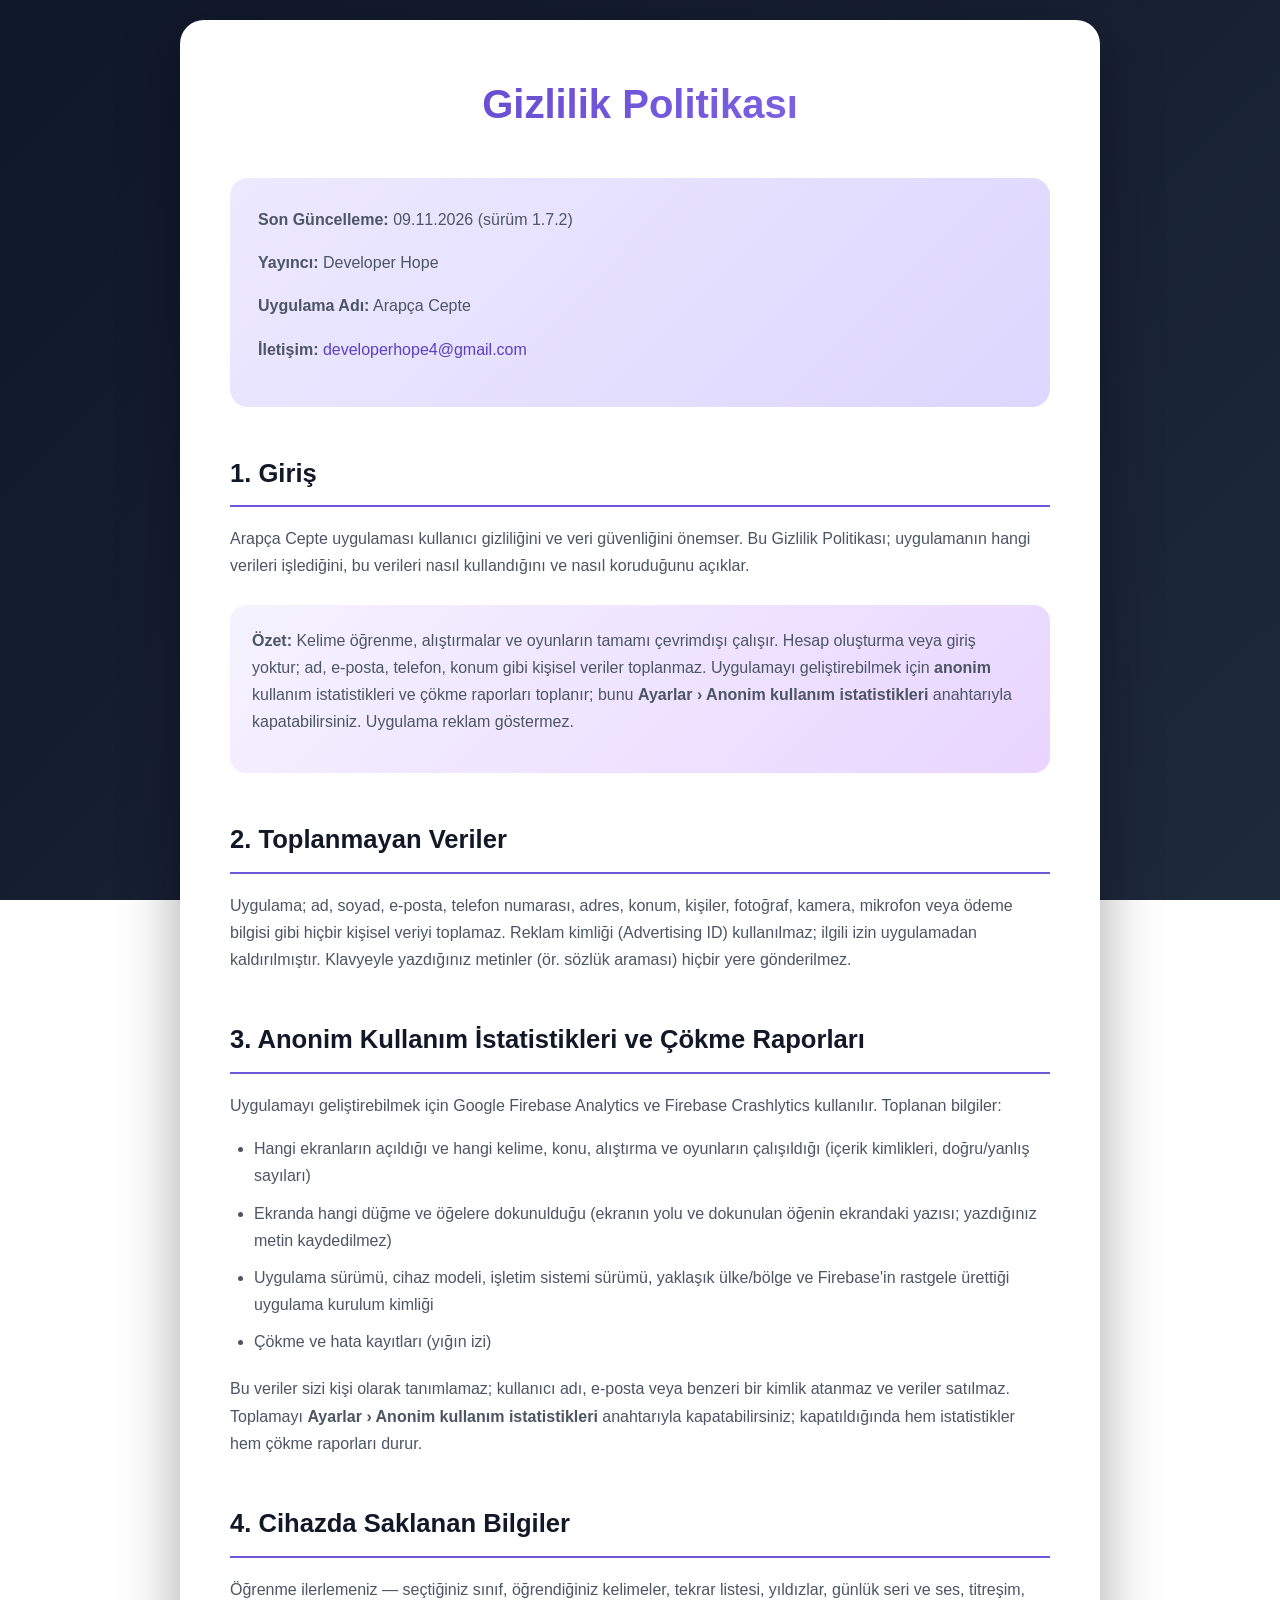
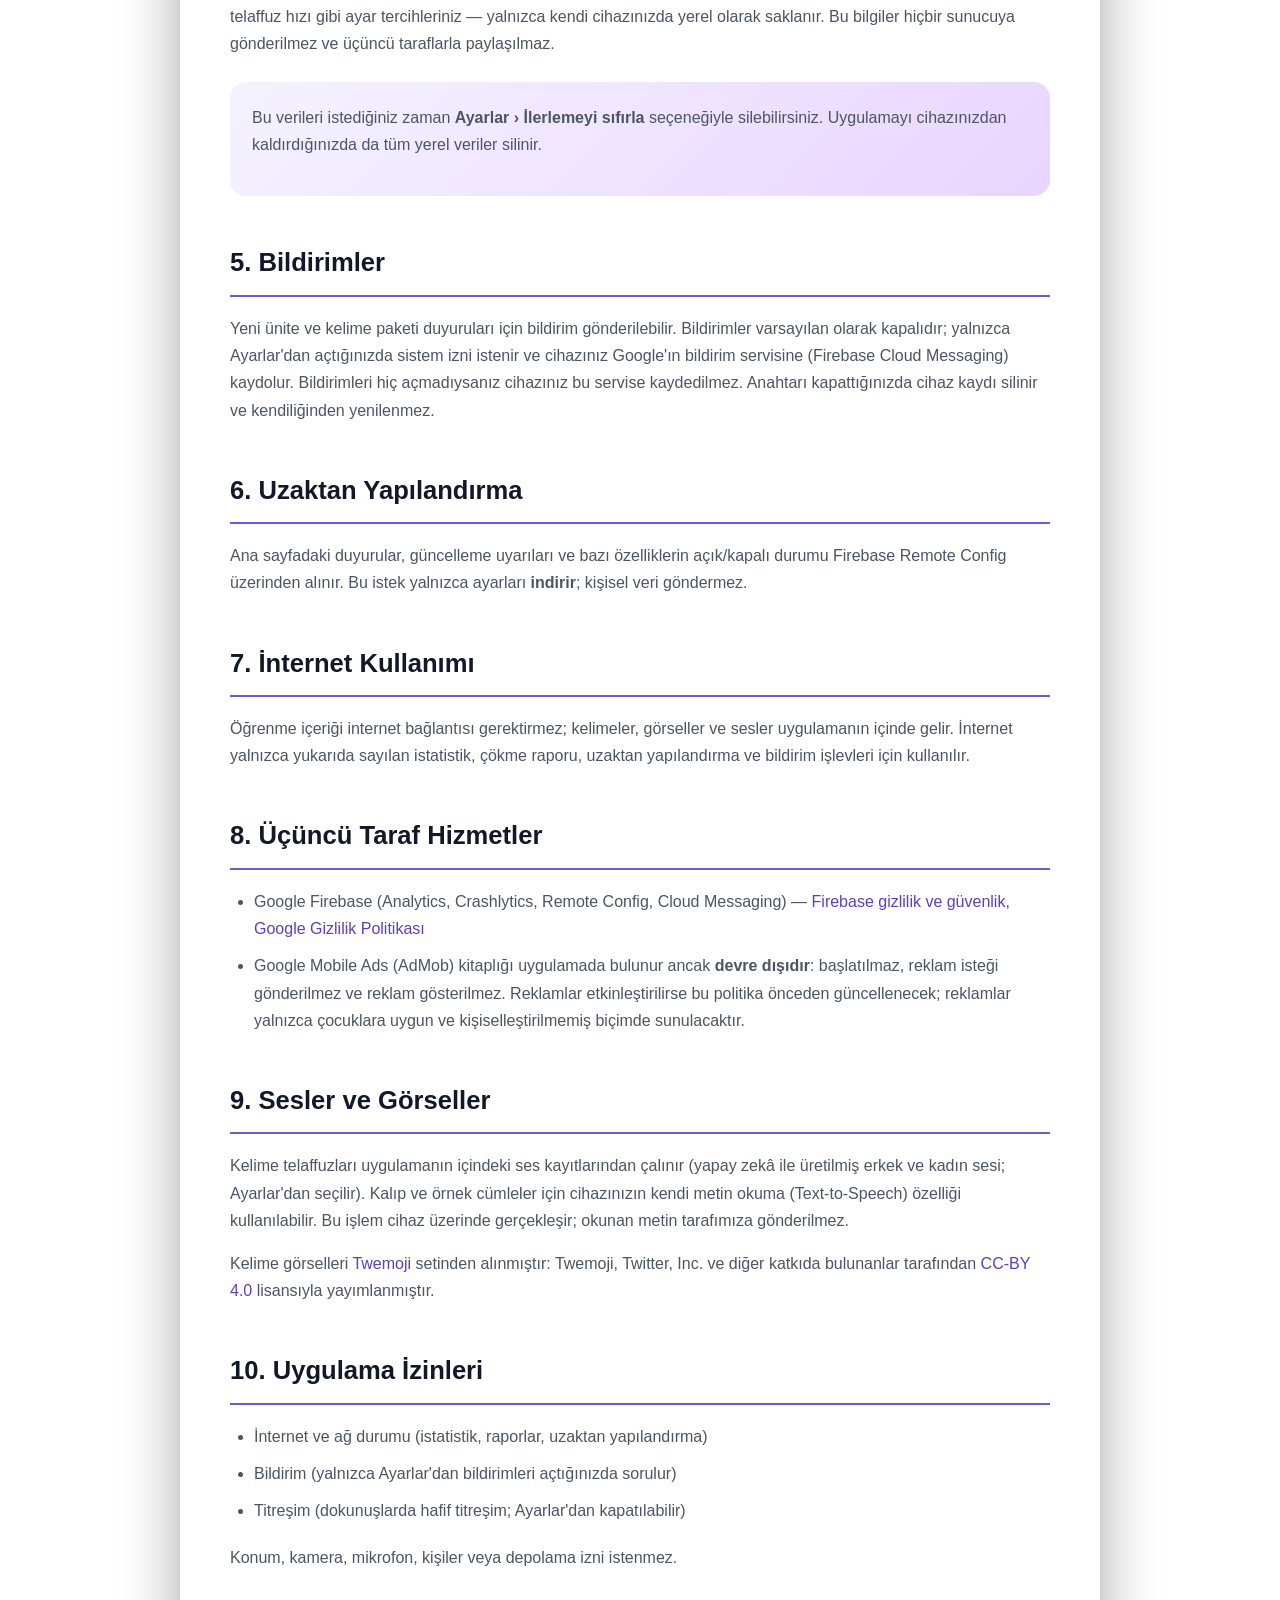
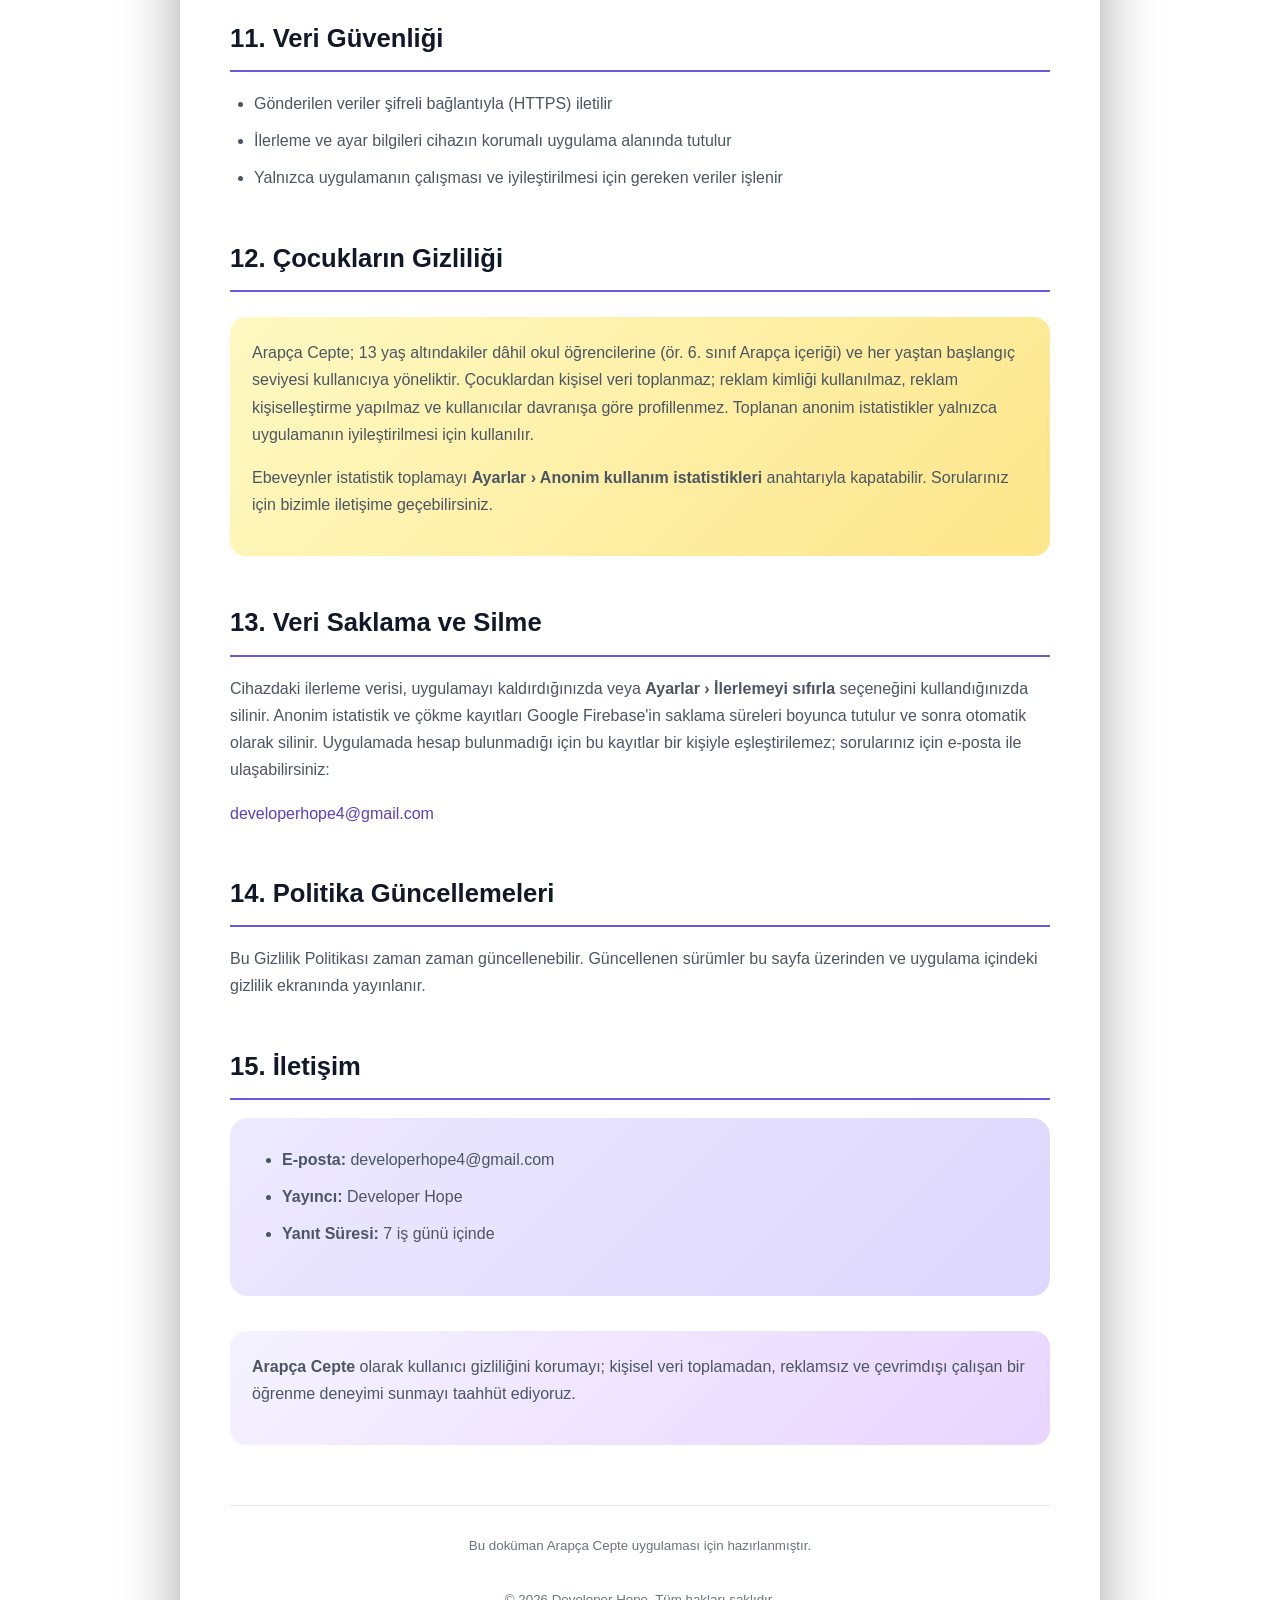
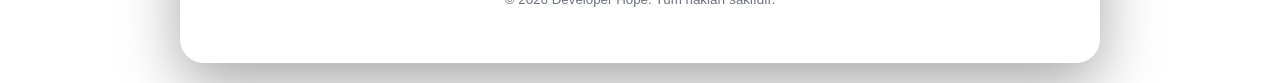
<file: docs/arapcacepte/privacypolicy.html>
<!doctype html>
<html lang="tr">
    <head>
        <meta charset="UTF-8" />
        <meta name="viewport" content="width=device-width, initial-scale=1.0" />
        <title>Gizlilik Politikası - Arapça Cepte</title>

        <style>
            * {
                box-sizing: border-box;
                margin: 0;
                padding: 0;
            }

            body {
                font-family:
                    -apple-system, BlinkMacSystemFont, 'Segoe UI', 'Roboto',
                    sans-serif;
                background: linear-gradient(135deg, #0f172a 0%, #1e293b 100%);
                background-attachment: fixed;
                color: #2d3748;
                line-height: 1.7;
                padding: 20px;
                min-height: 100vh;
            }

            .container {
                max-width: 920px;
                margin: 0 auto;
                background: #ffffff;
                padding: 50px;
                border-radius: 24px;
                box-shadow: 0 20px 60px rgba(0, 0, 0, 0.35);
            }

            h1 {
                text-align: center;
                font-size: 2.5em;
                font-weight: 700;
                background: linear-gradient(135deg, #5b3fc4, #8b6ff0);
                -webkit-background-clip: text;
                -webkit-text-fill-color: transparent;
                margin-bottom: 40px;
            }

            h2 {
                color: #111827;
                font-size: 1.6em;
                margin-top: 45px;
                margin-bottom: 18px;
                padding-bottom: 10px;
                border-bottom: 2px solid #7057d9;
            }

            h3 {
                margin-top: 25px;
                margin-bottom: 12px;
                color: #1f2937;
            }

            p {
                margin-bottom: 16px;
                color: #4b5563;
            }

            ul {
                padding-left: 24px;
                margin-bottom: 20px;
            }

            li {
                margin-bottom: 10px;
                color: #4b5563;
            }

            a {
                color: #5b3fc4;
                text-decoration: none;
            }

            a:hover {
                text-decoration: underline;
            }

            .info-box {
                background: linear-gradient(135deg, #ede9fe, #ddd6fe);
                padding: 28px;
                border-radius: 18px;
                margin-bottom: 35px;
            }

            .highlight {
                background: linear-gradient(135deg, #f5f3ff, #e9d5ff);
                padding: 22px;
                border-radius: 16px;
                margin: 25px 0;
            }

            .warning {
                background: linear-gradient(135deg, #fef9c3, #fde68a);
                padding: 22px;
                border-radius: 16px;
                margin: 25px 0;
            }

            .footer {
                text-align: center;
                margin-top: 60px;
                padding-top: 25px;
                border-top: 1px solid #e5e7eb;
                color: #6b7280;
            }

            @media (max-width: 768px) {
                .container {
                    padding: 28px 22px;
                }

                h1 {
                    font-size: 2em;
                }

                h2 {
                    font-size: 1.35em;
                }
            }
        </style>
    </head>

    <body>
        <div class="container">
            <h1>Gizlilik Politikası</h1>

            <div class="info-box">
                <p><strong>Son Güncelleme:</strong> 09.11.2026 (sürüm 1.7.2)</p>

                <p><strong>Yayıncı:</strong> Developer Hope</p>

                <p>
                    <strong>Uygulama Adı:</strong>
                    Arapça Cepte
                </p>

                <p>
                    <strong>İletişim:</strong>
                    <a href="mailto:developerhope4@gmail.com">
                        developerhope4@gmail.com
                    </a>
                </p>
            </div>

            <h2>1. Giriş</h2>

            <p>
                Arapça Cepte uygulaması kullanıcı gizliliğini ve veri
                güvenliğini önemser. Bu Gizlilik Politikası; uygulamanın hangi
                verileri işlediğini, bu verileri nasıl kullandığını ve nasıl
                koruduğunu açıklar.
            </p>

            <div class="highlight">
                <p>
                    <strong>Özet:</strong>
                    Kelime öğrenme, alıştırmalar ve oyunların tamamı çevrimdışı
                    çalışır. Hesap oluşturma veya giriş yoktur; ad, e-posta,
                    telefon, konum gibi kişisel veriler toplanmaz. Uygulamayı
                    geliştirebilmek için <strong>anonim</strong> kullanım
                    istatistikleri ve çökme raporları toplanır; bunu
                    <strong>Ayarlar &rsaquo; Anonim kullanım istatistikleri</strong>
                    anahtarıyla kapatabilirsiniz. Uygulama reklam göstermez.
                </p>
            </div>

            <h2>2. Toplanmayan Veriler</h2>

            <p>
                Uygulama; ad, soyad, e-posta, telefon numarası, adres, konum,
                kişiler, fotoğraf, kamera, mikrofon veya ödeme bilgisi gibi
                hiçbir kişisel veriyi toplamaz. Reklam kimliği (Advertising ID)
                kullanılmaz; ilgili izin uygulamadan kaldırılmıştır. Klavyeyle
                yazdığınız metinler (ör. sözlük araması) hiçbir yere
                gönderilmez.
            </p>

            <h2>3. Anonim Kullanım İstatistikleri ve Çökme Raporları</h2>

            <p>
                Uygulamayı geliştirebilmek için Google Firebase Analytics ve
                Firebase Crashlytics kullanılır. Toplanan bilgiler:
            </p>

            <ul>
                <li>
                    Hangi ekranların açıldığı ve hangi kelime, konu, alıştırma
                    ve oyunların çalışıldığı (içerik kimlikleri, doğru/yanlış
                    sayıları)
                </li>
                <li>
                    Ekranda hangi düğme ve öğelere dokunulduğu (ekranın yolu ve
                    dokunulan öğenin ekrandaki yazısı; yazdığınız metin
                    kaydedilmez)
                </li>
                <li>
                    Uygulama sürümü, cihaz modeli, işletim sistemi sürümü,
                    yaklaşık ülke/bölge ve Firebase'in rastgele ürettiği
                    uygulama kurulum kimliği
                </li>
                <li>Çökme ve hata kayıtları (yığın izi)</li>
            </ul>

            <p>
                Bu veriler sizi kişi olarak tanımlamaz; kullanıcı adı, e-posta
                veya benzeri bir kimlik atanmaz ve veriler satılmaz. Toplamayı
                <strong>Ayarlar &rsaquo; Anonim kullanım istatistikleri</strong>
                anahtarıyla kapatabilirsiniz; kapatıldığında hem istatistikler
                hem çökme raporları durur.
            </p>

            <h2>4. Cihazda Saklanan Bilgiler</h2>

            <p>
                Öğrenme ilerlemeniz — seçtiğiniz sınıf, öğrendiğiniz kelimeler,
                tekrar listesi, yıldızlar, günlük seri ve ses, titreşim,
                telaffuz hızı gibi ayar tercihleriniz — yalnızca kendi
                cihazınızda yerel olarak saklanır. Bu bilgiler hiçbir sunucuya
                gönderilmez ve üçüncü taraflarla paylaşılmaz.
            </p>

            <div class="highlight">
                <p>
                    Bu verileri istediğiniz zaman
                    <strong>Ayarlar &rsaquo; İlerlemeyi sıfırla</strong>
                    seçeneğiyle silebilirsiniz. Uygulamayı cihazınızdan
                    kaldırdığınızda da tüm yerel veriler silinir.
                </p>
            </div>

            <h2>5. Bildirimler</h2>

            <p>
                Yeni ünite ve kelime paketi duyuruları için bildirim
                gönderilebilir. Bildirimler varsayılan olarak kapalıdır;
                yalnızca Ayarlar'dan açtığınızda sistem izni istenir ve
                cihazınız Google'ın bildirim servisine (Firebase Cloud
                Messaging) kaydolur. Bildirimleri hiç açmadıysanız cihazınız bu
                servise kaydedilmez. Anahtarı kapattığınızda cihaz kaydı
                silinir ve kendiliğinden yenilenmez.
            </p>

            <h2>6. Uzaktan Yapılandırma</h2>

            <p>
                Ana sayfadaki duyurular, güncelleme uyarıları ve bazı
                özelliklerin açık/kapalı durumu Firebase Remote Config
                üzerinden alınır. Bu istek yalnızca ayarları
                <strong>indirir</strong>; kişisel veri göndermez.
            </p>

            <h2>7. İnternet Kullanımı</h2>

            <p>
                Öğrenme içeriği internet bağlantısı gerektirmez; kelimeler,
                görseller ve sesler uygulamanın içinde gelir. İnternet yalnızca
                yukarıda sayılan istatistik, çökme raporu, uzaktan yapılandırma
                ve bildirim işlevleri için kullanılır.
            </p>

            <h2>8. Üçüncü Taraf Hizmetler</h2>

            <ul>
                <li>
                    Google Firebase (Analytics, Crashlytics, Remote Config,
                    Cloud Messaging) —
                    <a href="https://firebase.google.com/support/privacy" target="_blank" rel="noopener">Firebase gizlilik ve güvenlik</a>,
                    <a href="https://policies.google.com/privacy" target="_blank" rel="noopener">Google Gizlilik Politikası</a>
                </li>
                <li>
                    Google Mobile Ads (AdMob) kitaplığı uygulamada bulunur ancak
                    <strong>devre dışıdır</strong>: başlatılmaz, reklam isteği
                    gönderilmez ve reklam gösterilmez. Reklamlar
                    etkinleştirilirse bu politika önceden güncellenecek;
                    reklamlar yalnızca çocuklara uygun ve kişiselleştirilmemiş
                    biçimde sunulacaktır.
                </li>
            </ul>

            <h2>9. Sesler ve Görseller</h2>

            <p>
                Kelime telaffuzları uygulamanın içindeki ses kayıtlarından
                çalınır (yapay zekâ ile üretilmiş erkek ve kadın sesi; Ayarlar'dan
                seçilir). Kalıp ve örnek cümleler için cihazınızın kendi metin
                okuma (Text-to-Speech) özelliği kullanılabilir. Bu işlem cihaz
                üzerinde gerçekleşir; okunan metin tarafımıza gönderilmez.
            </p>

            <p>
                Kelime görselleri
                <a href="https://github.com/jdecked/twemoji" target="_blank" rel="noopener">Twemoji</a>
                setinden alınmıştır: Twemoji, Twitter, Inc. ve diğer katkıda
                bulunanlar tarafından
                <a href="https://creativecommons.org/licenses/by/4.0/" target="_blank" rel="noopener">CC-BY 4.0</a>
                lisansıyla yayımlanmıştır.
            </p>

            <h2>10. Uygulama İzinleri</h2>

            <ul>
                <li>İnternet ve ağ durumu (istatistik, raporlar, uzaktan yapılandırma)</li>
                <li>Bildirim (yalnızca Ayarlar'dan bildirimleri açtığınızda sorulur)</li>
                <li>Titreşim (dokunuşlarda hafif titreşim; Ayarlar'dan kapatılabilir)</li>
            </ul>

            <p>
                Konum, kamera, mikrofon, kişiler veya depolama izni istenmez.
            </p>

            <h2>11. Veri Güvenliği</h2>

            <ul>
                <li>Gönderilen veriler şifreli bağlantıyla (HTTPS) iletilir</li>
                <li>
                    İlerleme ve ayar bilgileri cihazın korumalı uygulama
                    alanında tutulur
                </li>
                <li>
                    Yalnızca uygulamanın çalışması ve iyileştirilmesi için
                    gereken veriler işlenir
                </li>
            </ul>

            <h2>12. Çocukların Gizliliği</h2>

            <div class="warning">
                <p>
                    Arapça Cepte; 13 yaş altındakiler dâhil okul öğrencilerine
                    (ör. 6. sınıf Arapça içeriği) ve her yaştan başlangıç
                    seviyesi kullanıcıya yöneliktir. Çocuklardan kişisel veri
                    toplanmaz; reklam kimliği kullanılmaz, reklam
                    kişiselleştirme yapılmaz ve kullanıcılar davranışa göre
                    profillenmez. Toplanan anonim istatistikler yalnızca
                    uygulamanın iyileştirilmesi için kullanılır.
                </p>

                <p>
                    Ebeveynler istatistik toplamayı
                    <strong>Ayarlar &rsaquo; Anonim kullanım istatistikleri</strong>
                    anahtarıyla kapatabilir. Sorularınız için bizimle iletişime
                    geçebilirsiniz.
                </p>
            </div>

            <h2>13. Veri Saklama ve Silme</h2>

            <p>
                Cihazdaki ilerleme verisi, uygulamayı kaldırdığınızda veya
                <strong>Ayarlar &rsaquo; İlerlemeyi sıfırla</strong> seçeneğini
                kullandığınızda silinir. Anonim istatistik ve çökme kayıtları
                Google Firebase'in saklama süreleri boyunca tutulur ve sonra
                otomatik olarak silinir. Uygulamada hesap bulunmadığı için bu
                kayıtlar bir kişiyle eşleştirilemez; sorularınız için e-posta
                ile ulaşabilirsiniz:
            </p>

            <p>
                <a href="mailto:developerhope4@gmail.com">
                    developerhope4@gmail.com
                </a>
            </p>

            <h2>14. Politika Güncellemeleri</h2>

            <p>
                Bu Gizlilik Politikası zaman zaman güncellenebilir. Güncellenen
                sürümler bu sayfa üzerinden ve uygulama içindeki gizlilik
                ekranında yayınlanır.
            </p>

            <h2>15. İletişim</h2>

            <div class="info-box">
                <ul>
                    <li>
                        <strong>E-posta:</strong>
                        developerhope4@gmail.com
                    </li>

                    <li>
                        <strong>Yayıncı:</strong>
                        Developer Hope
                    </li>

                    <li>
                        <strong>Yanıt Süresi:</strong>
                        7 iş günü içinde
                    </li>
                </ul>
            </div>

            <div class="highlight">
                <p>
                    <strong>Arapça Cepte</strong>
                    olarak kullanıcı gizliliğini korumayı; kişisel veri
                    toplamadan, reklamsız ve çevrimdışı çalışan bir öğrenme
                    deneyimi sunmayı taahhüt ediyoruz.
                </p>
            </div>

            <div class="footer">
                <small>
                    Bu doküman Arapça Cepte uygulaması için hazırlanmıştır.
                    <br /><br />
                    © 2026 Developer Hope. Tüm hakları saklıdır.
                </small>
            </div>
        </div>
    </body>
</html>
</file>
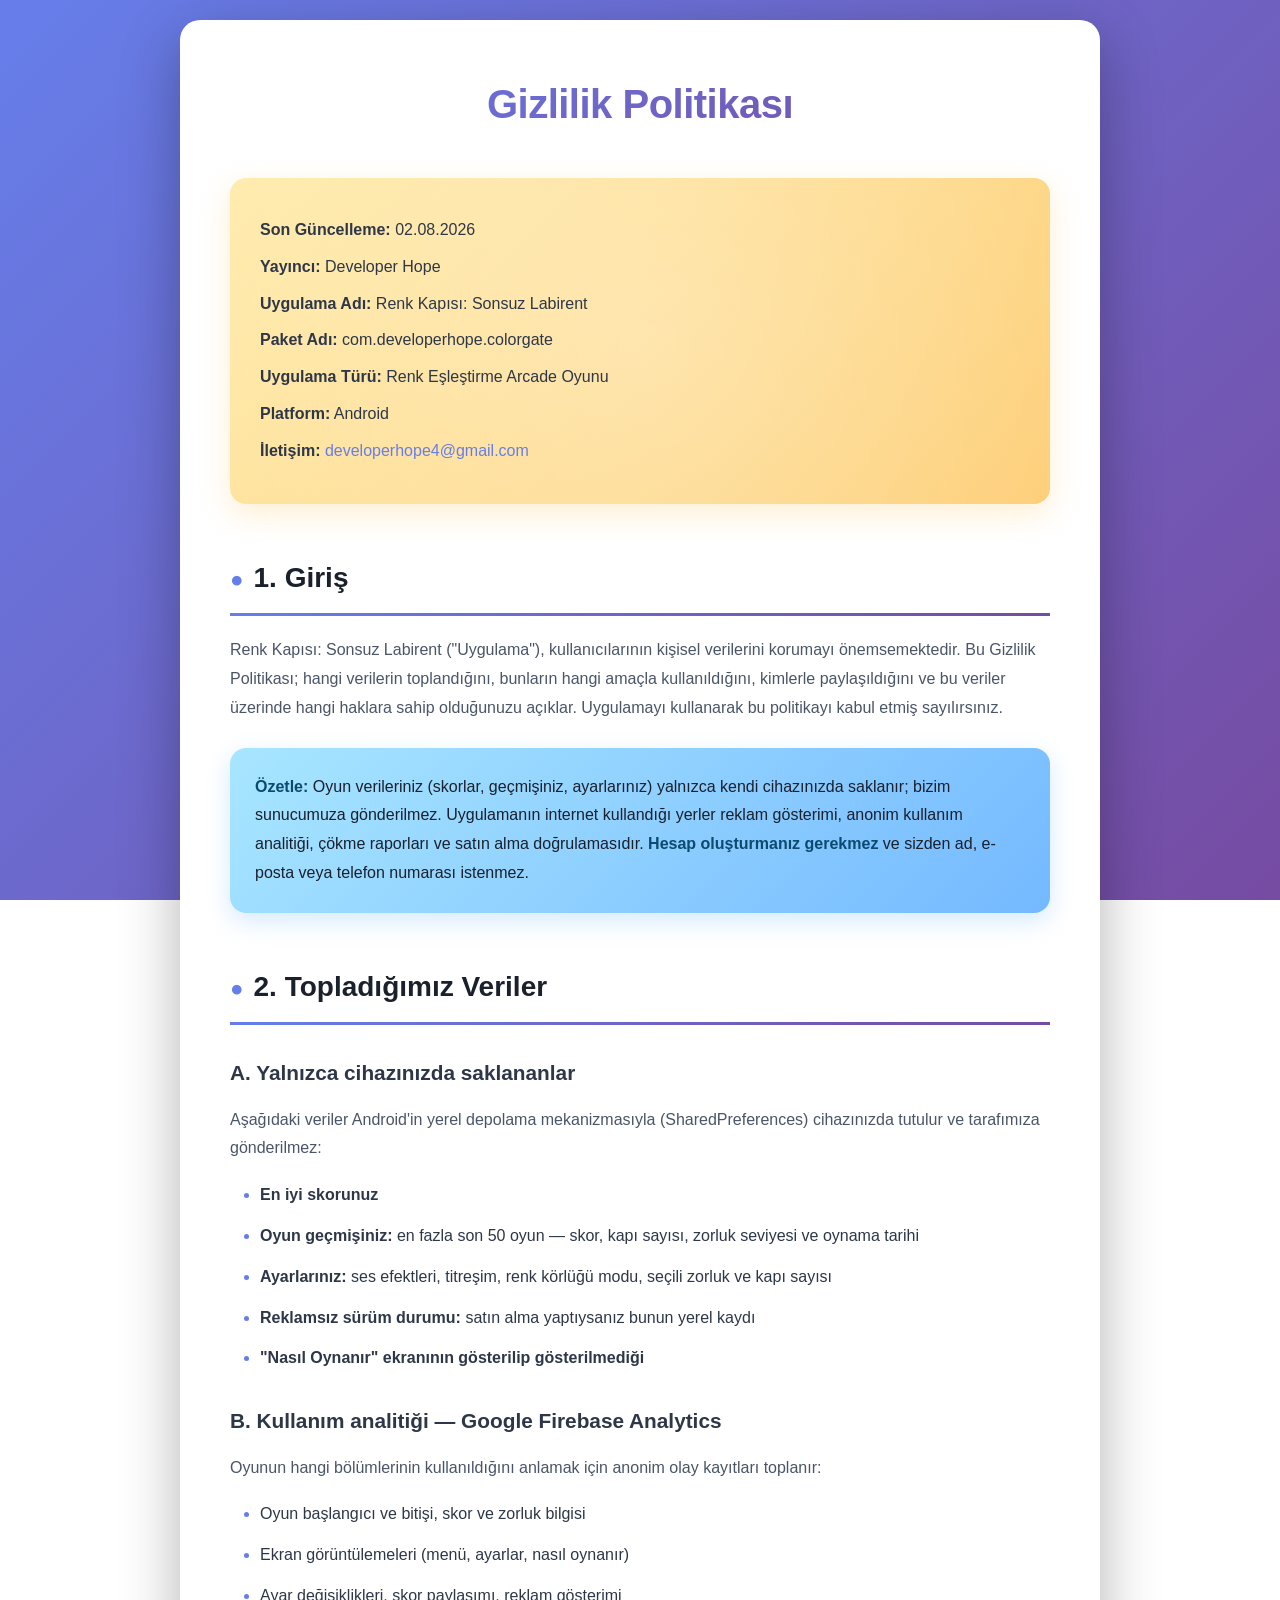
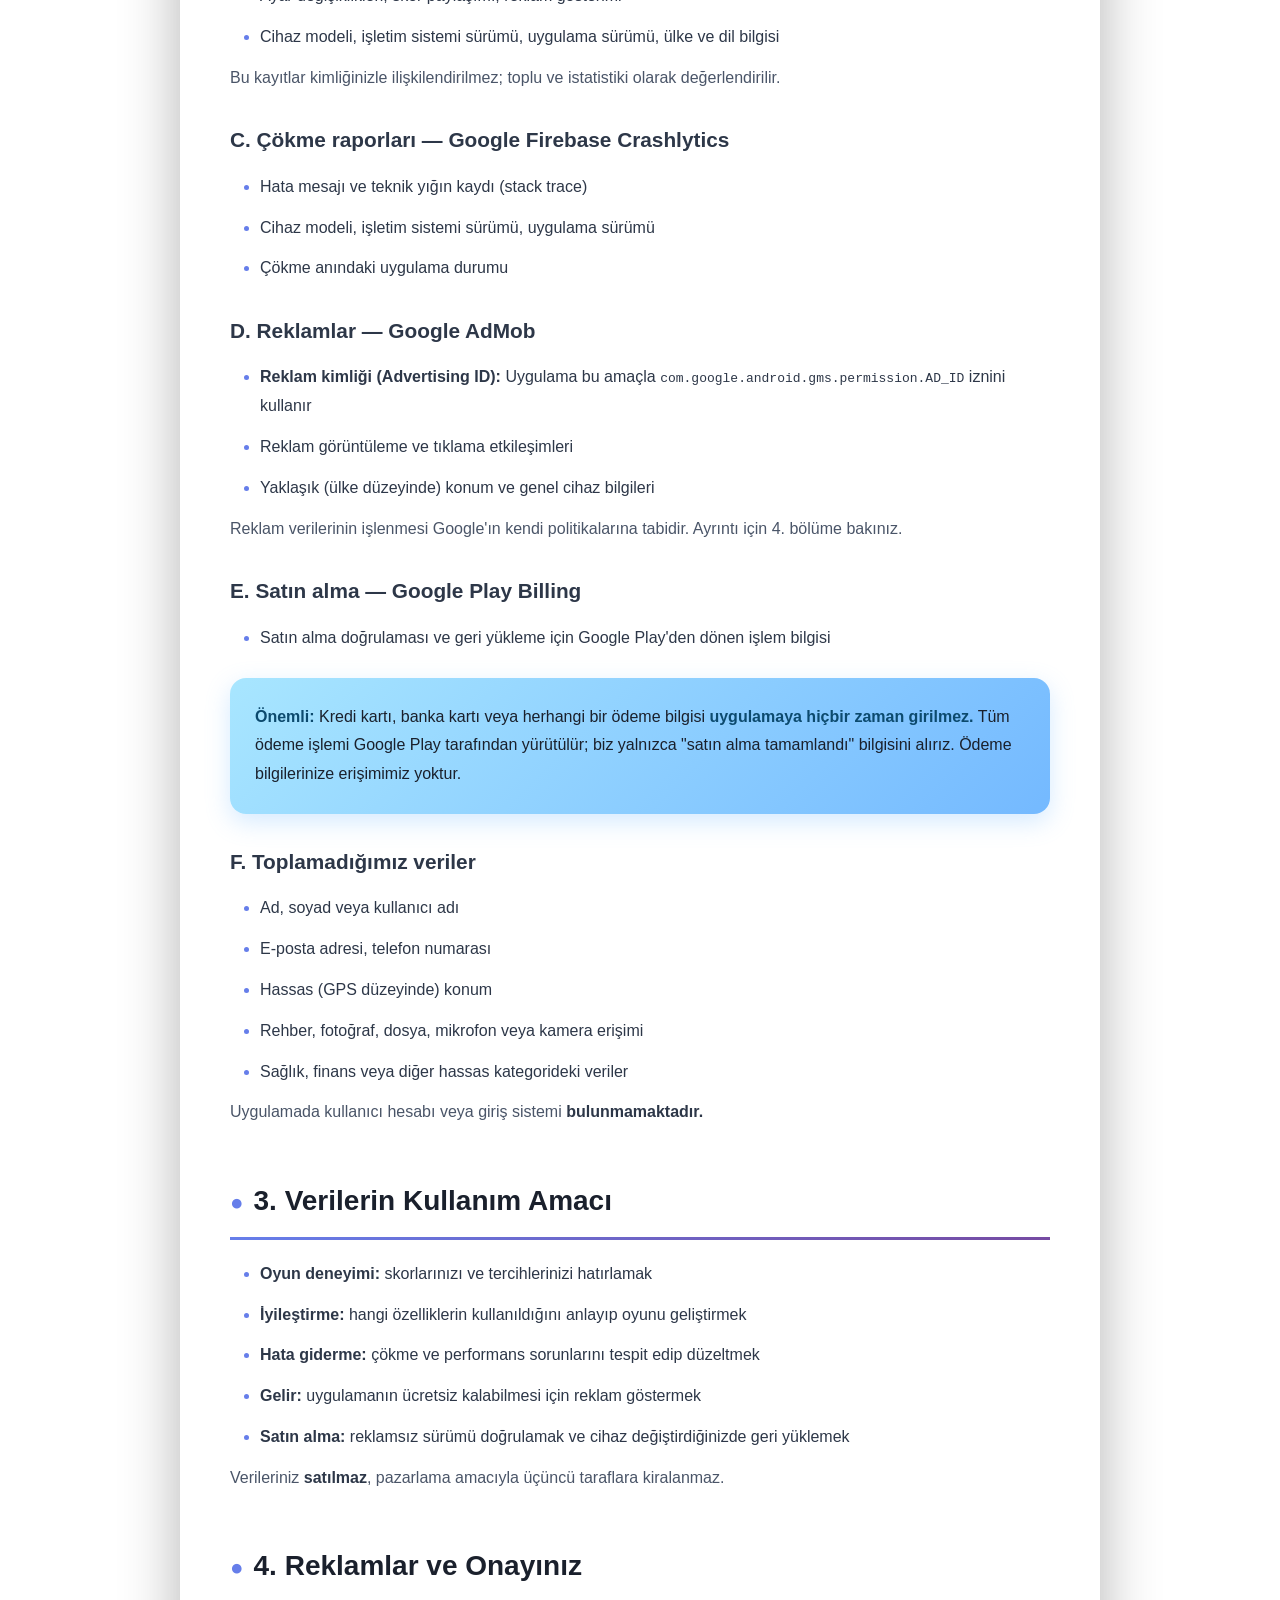
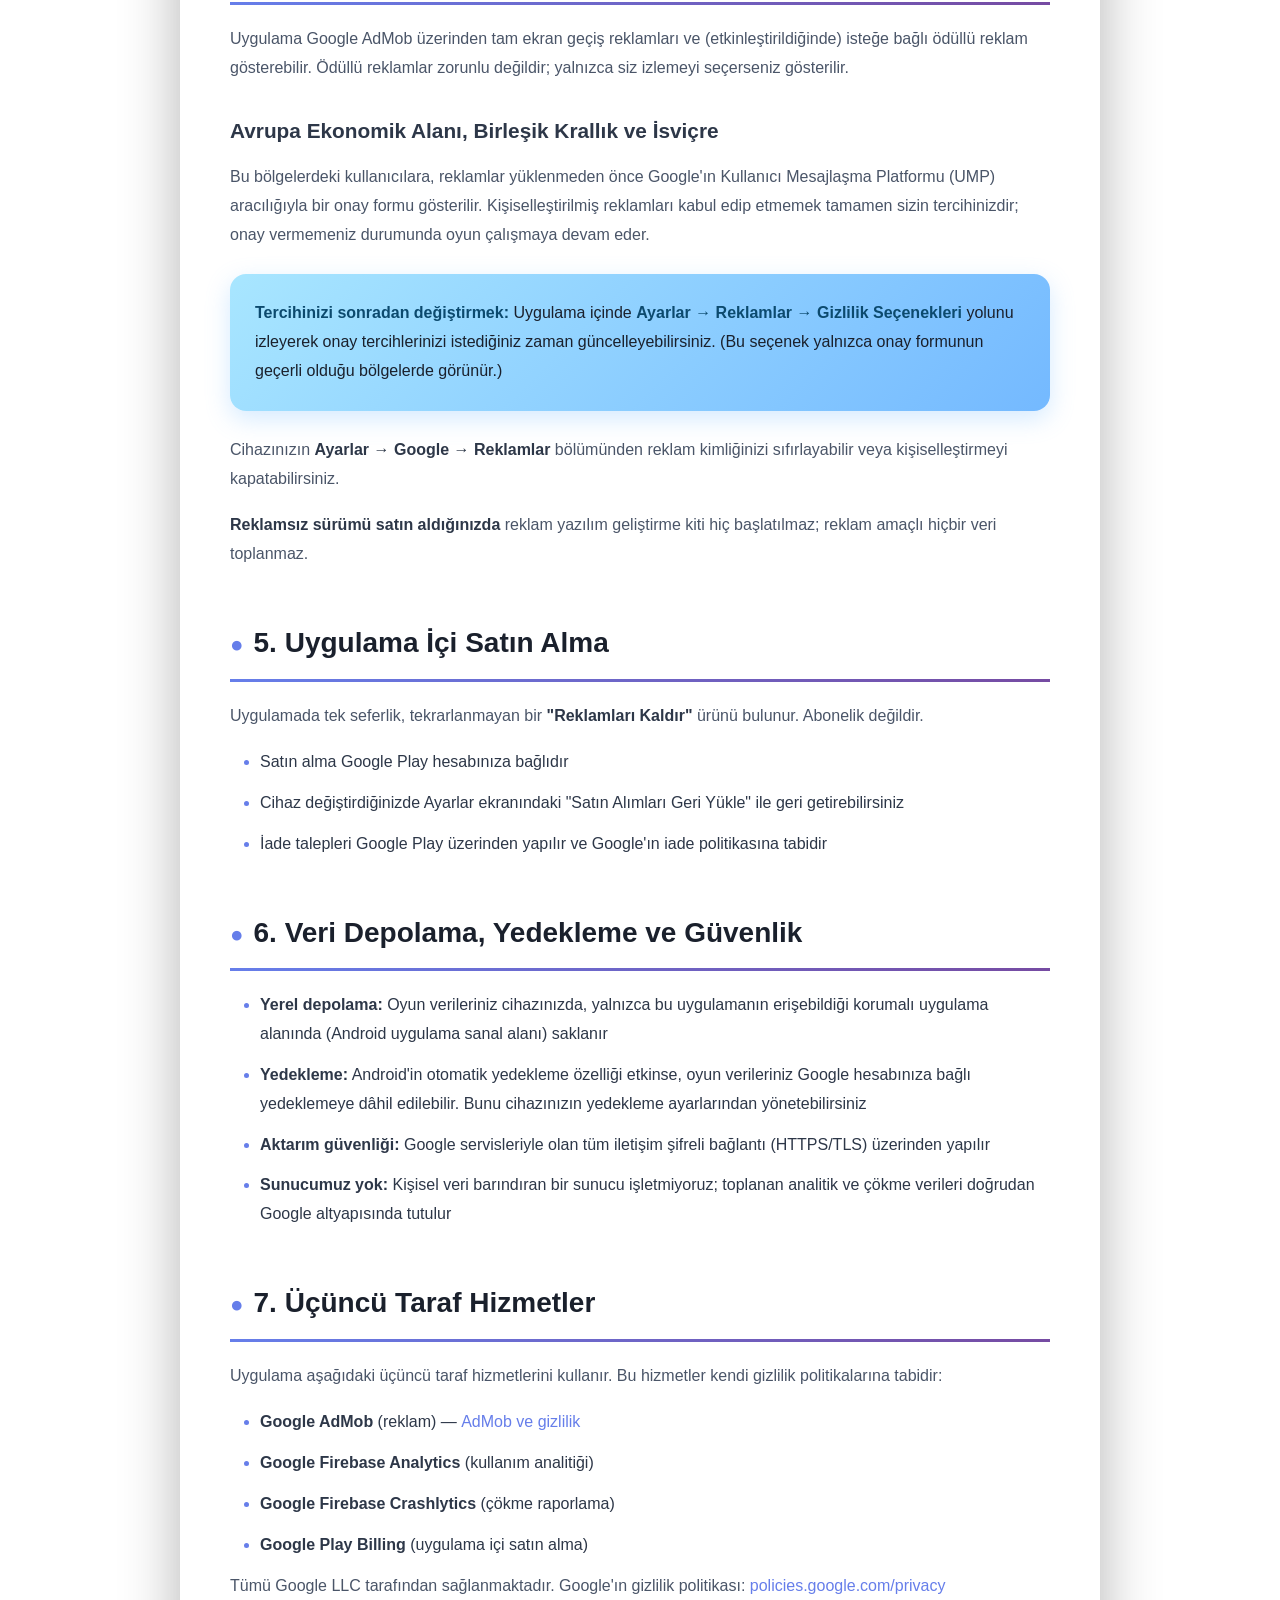
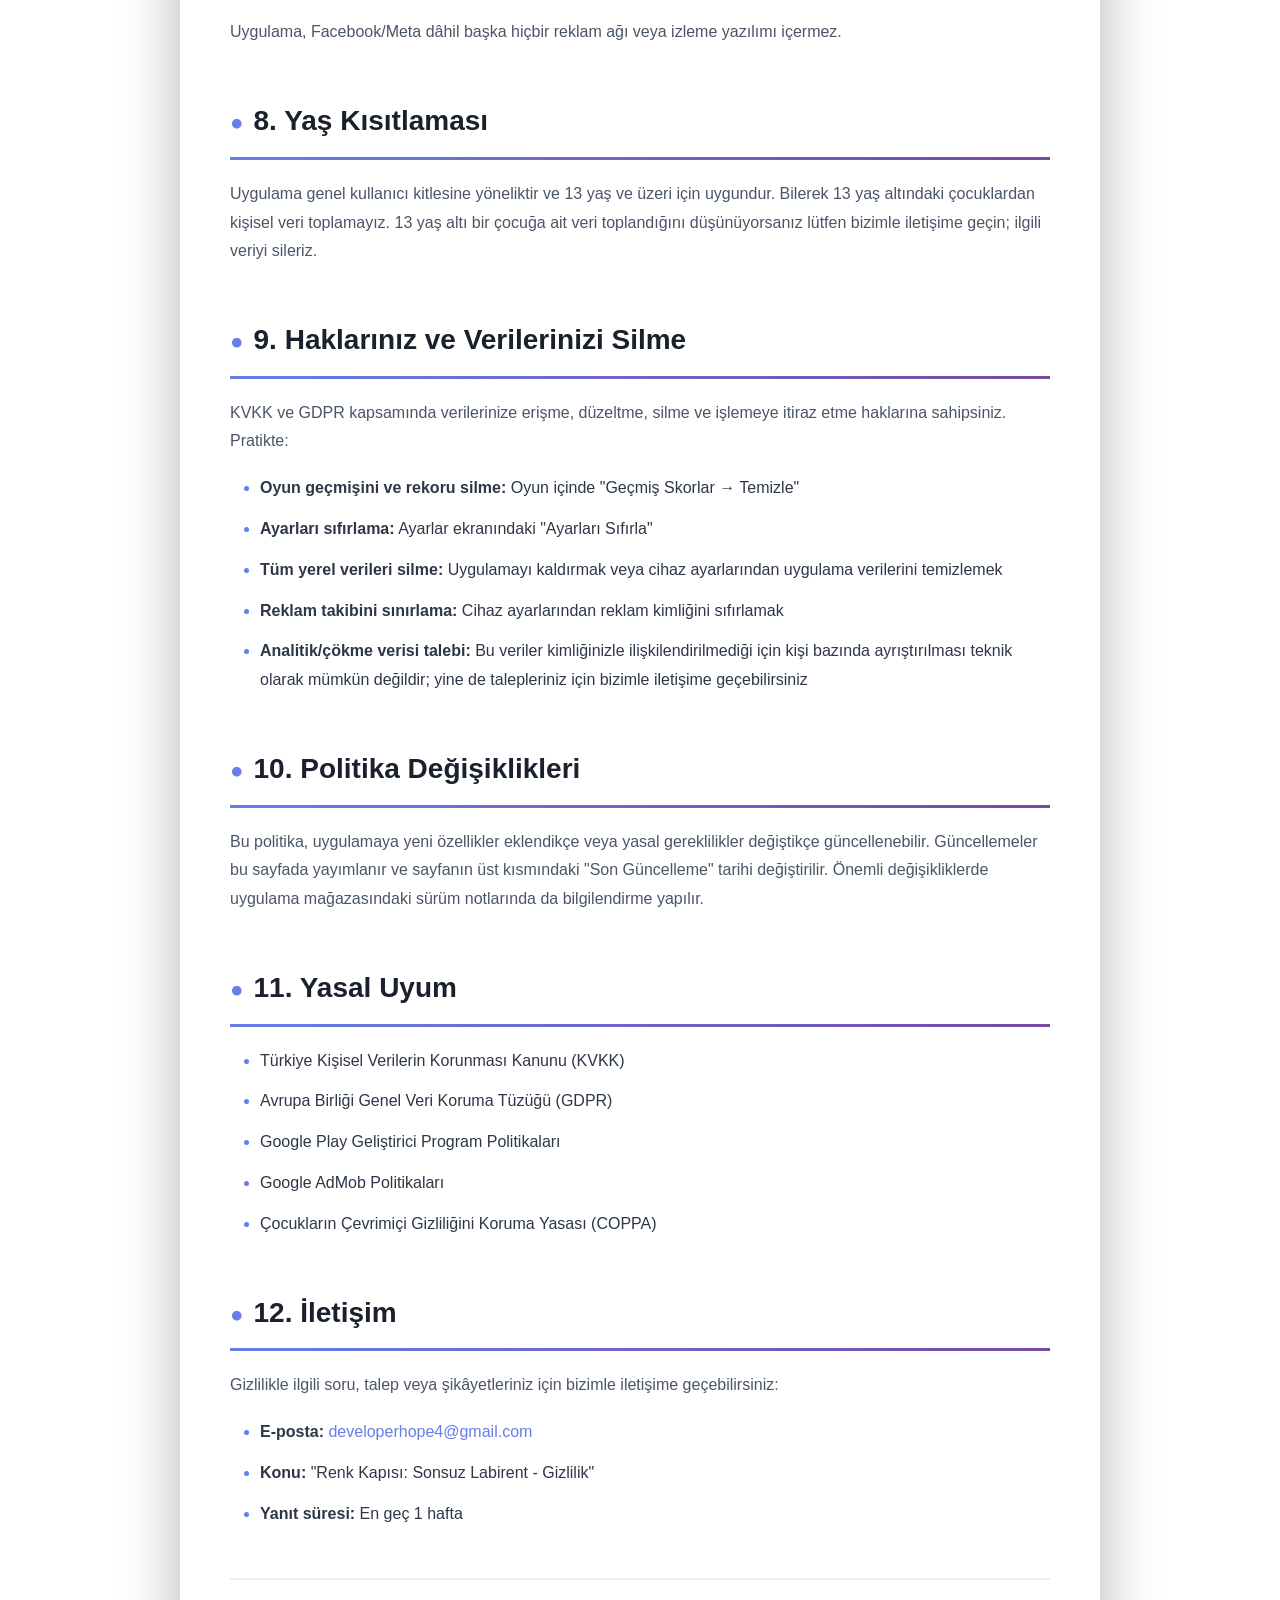
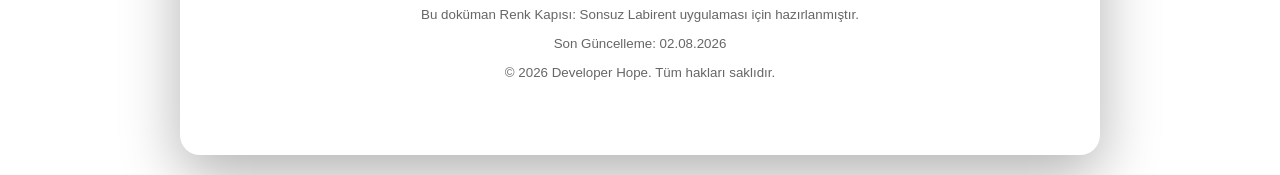
<file: docs/colorgate/privacypolicy.html>
<!DOCTYPE html>
<html lang="tr">
    <head>
        <meta charset="UTF-8" />
        <meta name="viewport" content="width=device-width, initial-scale=1.0" />
        <title>Gizlilik Politikası - Renk Kapısı: Sonsuz Labirent</title>
        <style>
            * {
                box-sizing: border-box;
                margin: 0;
                padding: 0;
            }

            body {
                font-family: -apple-system, BlinkMacSystemFont, 'Segoe UI',
                    'Roboto', 'Oxygen', 'Ubuntu', 'Cantarell', 'Fira Sans',
                    'Droid Sans', 'Helvetica Neue', sans-serif;
                background: linear-gradient(135deg, #667eea 0%, #764ba2 100%);
                background-attachment: fixed;
                color: #2d3748;
                line-height: 1.7;
                padding: 20px;
                min-height: 100vh;
            }

            .container {
                max-width: 920px;
                margin: 0 auto;
                background: #ffffff;
                padding: 50px;
                border-radius: 20px;
                box-shadow: 0 20px 60px rgba(0, 0, 0, 0.3);
                animation: fadeIn 0.6s ease-in;
            }

            @keyframes fadeIn {
                from {
                    opacity: 0;
                    transform: translateY(20px);
                }
                to {
                    opacity: 1;
                    transform: translateY(0);
                }
            }

            h1 {
                text-align: center;
                font-size: 2.5em;
                font-weight: 700;
                background: linear-gradient(135deg, #667eea 0%, #764ba2 100%);
                -webkit-background-clip: text;
                -webkit-text-fill-color: transparent;
                background-clip: text;
                margin-bottom: 40px;
                letter-spacing: -0.5px;
            }

            h2 {
                color: #1a202c;
                font-size: 1.75em;
                font-weight: 600;
                margin-top: 50px;
                margin-bottom: 20px;
                padding-bottom: 12px;
                border-bottom: 3px solid transparent;
                border-image: linear-gradient(90deg, #667eea, #764ba2);
                border-image-slice: 1;
                position: relative;
            }

            h2::before {
                content: '●';
                color: #667eea;
                margin-right: 10px;
                font-size: 0.8em;
            }

            h3 {
                color: #2d3748;
                font-size: 1.3em;
                font-weight: 600;
                margin-top: 30px;
                margin-bottom: 15px;
            }

            ul {
                padding-left: 30px;
                margin-top: 15px;
            }

            ul li {
                margin-bottom: 12px;
                line-height: 1.8;
                position: relative;
            }

            ul li::marker {
                color: #667eea;
                font-weight: bold;
            }

            a {
                color: #667eea;
                text-decoration: none;
                font-weight: 500;
                position: relative;
                transition: all 0.3s ease;
            }

            a:hover {
                color: #764ba2;
                text-decoration: none;
            }

            a::after {
                content: '';
                position: absolute;
                width: 0;
                height: 2px;
                bottom: -2px;
                left: 0;
                background: linear-gradient(90deg, #667eea, #764ba2);
                transition: width 0.3s ease;
            }

            a:hover::after {
                width: 100%;
            }

            p {
                margin-top: 12px;
                margin-bottom: 18px;
                line-height: 1.8;
                color: #4a5568;
            }

            strong {
                color: #2d3748;
                font-weight: 600;
            }

            .app-info {
                background: linear-gradient(135deg, #ffeaa7 0%, #fdcb6e 100%);
                padding: 30px;
                border-radius: 16px;
                margin-bottom: 40px;
                box-shadow: 0 10px 30px rgba(253, 203, 110, 0.3);
                border: none;
                position: relative;
                overflow: hidden;
            }

            .app-info::before {
                content: '';
                position: absolute;
                top: -50%;
                right: -50%;
                width: 200%;
                height: 200%;
                background: radial-gradient(
                    circle,
                    rgba(255, 255, 255, 0.3) 0%,
                    transparent 70%
                );
                animation: shimmer 3s infinite;
            }

            @keyframes shimmer {
                0%,
                100% {
                    transform: translate(0, 0);
                }
                50% {
                    transform: translate(10px, 10px);
                }
            }

            .app-info p {
                color: #2d3748;
                margin: 8px 0;
                position: relative;
                z-index: 1;
            }

            .highlight {
                background: linear-gradient(135deg, #a8e6ff 0%, #74b9ff 100%);
                padding: 25px;
                border-radius: 16px;
                margin: 25px 0;
                box-shadow: 0 8px 25px rgba(116, 185, 255, 0.3);
                border: none;
                transition: transform 0.3s ease, box-shadow 0.3s ease;
            }

            .highlight:hover {
                transform: translateY(-2px);
                box-shadow: 0 12px 35px rgba(116, 185, 255, 0.4);
            }

            .highlight p {
                color: #1a202c;
                margin: 0;
            }

            .highlight strong {
                color: #0c4a6e;
            }

            @media (max-width: 768px) {
                body {
                    padding: 10px;
                }

                .container {
                    padding: 30px 20px;
                    border-radius: 15px;
                }

                h1 {
                    font-size: 2em;
                }

                h2 {
                    font-size: 1.4em;
                }

                h3 {
                    font-size: 1.15em;
                }
            }

            html {
                scroll-behavior: smooth;
            }

            ul li {
                transition: transform 0.2s ease;
            }

            ul li:hover {
                transform: translateX(5px);
            }
        </style>
    </head>
    <body>
        <div class="container">
            <h1>Gizlilik Politikası</h1>

            <div class="app-info">
                <p><strong>Son Güncelleme:</strong> 02.08.2026</p>
                <p><strong>Yayıncı:</strong> Developer Hope</p>
                <p>
                    <strong>Uygulama Adı:</strong> Renk Kapısı: Sonsuz Labirent
                </p>
                <p>
                    <strong>Paket Adı:</strong> com.developerhope.colorgate
                </p>
                <p>
                    <strong>Uygulama Türü:</strong> Renk Eşleştirme Arcade Oyunu
                </p>
                <p><strong>Platform:</strong> Android</p>
                <p>
                    <strong>İletişim:</strong>
                    <a href="mailto:developerhope4@gmail.com"
                        >developerhope4@gmail.com</a
                    >
                </p>
            </div>

            <h2>1. Giriş</h2>
            <p>
                Renk Kapısı: Sonsuz Labirent ("Uygulama"), kullanıcılarının
                kişisel verilerini korumayı önemsemektedir. Bu Gizlilik
                Politikası; hangi verilerin toplandığını, bunların hangi amaçla
                kullanıldığını, kimlerle paylaşıldığını ve bu veriler üzerinde
                hangi haklara sahip olduğunuzu açıklar. Uygulamayı kullanarak bu
                politikayı kabul etmiş sayılırsınız.
            </p>

            <div class="highlight">
                <p>
                    <strong>Özetle:</strong> Oyun verileriniz (skorlar,
                    geçmişiniz, ayarlarınız) yalnızca kendi cihazınızda saklanır;
                    bizim sunucumuza gönderilmez. Uygulamanın internet
                    kullandığı yerler reklam gösterimi, anonim kullanım
                    analitiği, çökme raporları ve satın alma doğrulamasıdır.
                    <strong>Hesap oluşturmanız gerekmez</strong> ve sizden ad,
                    e-posta veya telefon numarası istenmez.
                </p>
            </div>

            <h2>2. Topladığımız Veriler</h2>

            <h3>A. Yalnızca cihazınızda saklananlar</h3>
            <p>
                Aşağıdaki veriler Android'in yerel depolama mekanizmasıyla
                (SharedPreferences) cihazınızda tutulur ve tarafımıza
                gönderilmez:
            </p>
            <ul>
                <li><strong>En iyi skorunuz</strong></li>
                <li>
                    <strong>Oyun geçmişiniz:</strong> en fazla son 50 oyun —
                    skor, kapı sayısı, zorluk seviyesi ve oynama tarihi
                </li>
                <li>
                    <strong>Ayarlarınız:</strong> ses efektleri, titreşim, renk
                    körlüğü modu, seçili zorluk ve kapı sayısı
                </li>
                <li>
                    <strong>Reklamsız sürüm durumu:</strong> satın alma
                    yaptıysanız bunun yerel kaydı
                </li>
                <li>
                    <strong>"Nasıl Oynanır" ekranının gösterilip
                    gösterilmediği</strong>
                </li>
            </ul>

            <h3>B. Kullanım analitiği — Google Firebase Analytics</h3>
            <p>
                Oyunun hangi bölümlerinin kullanıldığını anlamak için anonim
                olay kayıtları toplanır:
            </p>
            <ul>
                <li>Oyun başlangıcı ve bitişi, skor ve zorluk bilgisi</li>
                <li>Ekran görüntülemeleri (menü, ayarlar, nasıl oynanır)</li>
                <li>Ayar değişiklikleri, skor paylaşımı, reklam gösterimi</li>
                <li>
                    Cihaz modeli, işletim sistemi sürümü, uygulama sürümü, ülke
                    ve dil bilgisi
                </li>
            </ul>
            <p>
                Bu kayıtlar kimliğinizle ilişkilendirilmez; toplu ve istatistiki
                olarak değerlendirilir.
            </p>

            <h3>C. Çökme raporları — Google Firebase Crashlytics</h3>
            <ul>
                <li>Hata mesajı ve teknik yığın kaydı (stack trace)</li>
                <li>Cihaz modeli, işletim sistemi sürümü, uygulama sürümü</li>
                <li>Çökme anındaki uygulama durumu</li>
            </ul>

            <h3>D. Reklamlar — Google AdMob</h3>
            <ul>
                <li>
                    <strong>Reklam kimliği (Advertising ID):</strong> Uygulama
                    bu amaçla <code>com.google.android.gms.permission.AD_ID</code>
                    iznini kullanır
                </li>
                <li>Reklam görüntüleme ve tıklama etkileşimleri</li>
                <li>
                    Yaklaşık (ülke düzeyinde) konum ve genel cihaz bilgileri
                </li>
            </ul>
            <p>
                Reklam verilerinin işlenmesi Google'ın kendi politikalarına
                tabidir. Ayrıntı için 4. bölüme bakınız.
            </p>

            <h3>E. Satın alma — Google Play Billing</h3>
            <ul>
                <li>
                    Satın alma doğrulaması ve geri yükleme için Google Play'den
                    dönen işlem bilgisi
                </li>
            </ul>
            <div class="highlight">
                <p>
                    <strong>Önemli:</strong> Kredi kartı, banka kartı veya
                    herhangi bir ödeme bilgisi
                    <strong>uygulamaya hiçbir zaman girilmez.</strong> Tüm ödeme
                    işlemi Google Play tarafından yürütülür; biz yalnızca "satın
                    alma tamamlandı" bilgisini alırız. Ödeme bilgilerinize
                    erişimimiz yoktur.
                </p>
            </div>

            <h3>F. Toplamadığımız veriler</h3>
            <ul>
                <li>Ad, soyad veya kullanıcı adı</li>
                <li>E-posta adresi, telefon numarası</li>
                <li>Hassas (GPS düzeyinde) konum</li>
                <li>Rehber, fotoğraf, dosya, mikrofon veya kamera erişimi</li>
                <li>Sağlık, finans veya diğer hassas kategorideki veriler</li>
            </ul>
            <p>
                Uygulamada kullanıcı hesabı veya giriş sistemi
                <strong>bulunmamaktadır.</strong>
            </p>

            <h2>3. Verilerin Kullanım Amacı</h2>
            <ul>
                <li>
                    <strong>Oyun deneyimi:</strong> skorlarınızı ve
                    tercihlerinizi hatırlamak
                </li>
                <li>
                    <strong>İyileştirme:</strong> hangi özelliklerin
                    kullanıldığını anlayıp oyunu geliştirmek
                </li>
                <li>
                    <strong>Hata giderme:</strong> çökme ve performans
                    sorunlarını tespit edip düzeltmek
                </li>
                <li>
                    <strong>Gelir:</strong> uygulamanın ücretsiz kalabilmesi için
                    reklam göstermek
                </li>
                <li>
                    <strong>Satın alma:</strong> reklamsız sürümü doğrulamak ve
                    cihaz değiştirdiğinizde geri yüklemek
                </li>
            </ul>
            <p>
                Verileriniz <strong>satılmaz</strong>, pazarlama amacıyla üçüncü
                taraflara kiralanmaz.
            </p>

            <h2>4. Reklamlar ve Onayınız</h2>
            <p>
                Uygulama Google AdMob üzerinden tam ekran geçiş reklamları ve
                (etkinleştirildiğinde) isteğe bağlı ödüllü reklam gösterebilir.
                Ödüllü reklamlar zorunlu değildir; yalnızca siz izlemeyi
                seçerseniz gösterilir.
            </p>
            <h3>Avrupa Ekonomik Alanı, Birleşik Krallık ve İsviçre</h3>
            <p>
                Bu bölgelerdeki kullanıcılara, reklamlar yüklenmeden önce
                Google'ın Kullanıcı Mesajlaşma Platformu (UMP) aracılığıyla bir
                onay formu gösterilir. Kişiselleştirilmiş reklamları kabul edip
                etmemek tamamen sizin tercihinizdir; onay vermemeniz durumunda
                oyun çalışmaya devam eder.
            </p>
            <div class="highlight">
                <p>
                    <strong>Tercihinizi sonradan değiştirmek:</strong> Uygulama
                    içinde <strong>Ayarlar → Reklamlar → Gizlilik
                    Seçenekleri</strong> yolunu izleyerek onay tercihlerinizi
                    istediğiniz zaman güncelleyebilirsiniz. (Bu seçenek yalnızca
                    onay formunun geçerli olduğu bölgelerde görünür.)
                </p>
            </div>
            <p>
                Cihazınızın <strong>Ayarlar → Google → Reklamlar</strong>
                bölümünden reklam kimliğinizi sıfırlayabilir veya
                kişiselleştirmeyi kapatabilirsiniz.
            </p>
            <p>
                <strong>Reklamsız sürümü satın aldığınızda</strong> reklam
                yazılım geliştirme kiti hiç başlatılmaz; reklam amaçlı hiçbir
                veri toplanmaz.
            </p>

            <h2>5. Uygulama İçi Satın Alma</h2>
            <p>
                Uygulamada tek seferlik, tekrarlanmayan bir
                <strong>"Reklamları Kaldır"</strong> ürünü bulunur. Abonelik
                değildir.
            </p>
            <ul>
                <li>Satın alma Google Play hesabınıza bağlıdır</li>
                <li>
                    Cihaz değiştirdiğinizde Ayarlar ekranındaki "Satın Alımları
                    Geri Yükle" ile geri getirebilirsiniz
                </li>
                <li>
                    İade talepleri Google Play üzerinden yapılır ve Google'ın
                    iade politikasına tabidir
                </li>
            </ul>

            <h2>6. Veri Depolama, Yedekleme ve Güvenlik</h2>
            <ul>
                <li>
                    <strong>Yerel depolama:</strong> Oyun verileriniz cihazınızda,
                    yalnızca bu uygulamanın erişebildiği korumalı uygulama
                    alanında (Android uygulama sanal alanı) saklanır
                </li>
                <li>
                    <strong>Yedekleme:</strong> Android'in otomatik yedekleme
                    özelliği etkinse, oyun verileriniz Google hesabınıza bağlı
                    yedeklemeye dâhil edilebilir. Bunu cihazınızın yedekleme
                    ayarlarından yönetebilirsiniz
                </li>
                <li>
                    <strong>Aktarım güvenliği:</strong> Google servisleriyle olan
                    tüm iletişim şifreli bağlantı (HTTPS/TLS) üzerinden yapılır
                </li>
                <li>
                    <strong>Sunucumuz yok:</strong> Kişisel veri barındıran bir
                    sunucu işletmiyoruz; toplanan analitik ve çökme verileri
                    doğrudan Google altyapısında tutulur
                </li>
            </ul>

            <h2>7. Üçüncü Taraf Hizmetler</h2>
            <p>
                Uygulama aşağıdaki üçüncü taraf hizmetlerini kullanır. Bu
                hizmetler kendi gizlilik politikalarına tabidir:
            </p>
            <ul>
                <li>
                    <strong>Google AdMob</strong> (reklam) —
                    <a
                        href="https://support.google.com/admob/answer/6128543"
                        target="_blank"
                        rel="noopener"
                        >AdMob ve gizlilik</a
                    >
                </li>
                <li>
                    <strong>Google Firebase Analytics</strong> (kullanım
                    analitiği)
                </li>
                <li>
                    <strong>Google Firebase Crashlytics</strong> (çökme
                    raporlama)
                </li>
                <li>
                    <strong>Google Play Billing</strong> (uygulama içi satın
                    alma)
                </li>
            </ul>
            <p>
                Tümü Google LLC tarafından sağlanmaktadır. Google'ın gizlilik
                politikası:
                <a
                    href="https://policies.google.com/privacy"
                    target="_blank"
                    rel="noopener"
                    >policies.google.com/privacy</a
                >
            </p>
            <p>
                Uygulama, Facebook/Meta dâhil başka hiçbir reklam ağı veya
                izleme yazılımı içermez.
            </p>

            <h2>8. Yaş Kısıtlaması</h2>
            <p>
                Uygulama genel kullanıcı kitlesine yöneliktir ve 13 yaş ve üzeri
                için uygundur. Bilerek 13 yaş altındaki çocuklardan kişisel veri
                toplamayız. 13 yaş altı bir çocuğa ait veri toplandığını
                düşünüyorsanız lütfen bizimle iletişime geçin; ilgili veriyi
                sileriz.
            </p>

            <h2>9. Haklarınız ve Verilerinizi Silme</h2>
            <p>
                KVKK ve GDPR kapsamında verilerinize erişme, düzeltme, silme ve
                işlemeye itiraz etme haklarına sahipsiniz. Pratikte:
            </p>
            <ul>
                <li>
                    <strong>Oyun geçmişini ve rekoru silme:</strong> Oyun içinde
                    "Geçmiş Skorlar → Temizle"
                </li>
                <li>
                    <strong>Ayarları sıfırlama:</strong> Ayarlar ekranındaki
                    "Ayarları Sıfırla"
                </li>
                <li>
                    <strong>Tüm yerel verileri silme:</strong> Uygulamayı
                    kaldırmak veya cihaz ayarlarından uygulama verilerini
                    temizlemek
                </li>
                <li>
                    <strong>Reklam takibini sınırlama:</strong> Cihaz
                    ayarlarından reklam kimliğini sıfırlamak
                </li>
                <li>
                    <strong>Analitik/çökme verisi talebi:</strong> Bu veriler
                    kimliğinizle ilişkilendirilmediği için kişi bazında
                    ayrıştırılması teknik olarak mümkün değildir; yine de
                    talepleriniz için bizimle iletişime geçebilirsiniz
                </li>
            </ul>

            <h2>10. Politika Değişiklikleri</h2>
            <p>
                Bu politika, uygulamaya yeni özellikler eklendikçe veya yasal
                gereklilikler değiştikçe güncellenebilir. Güncellemeler bu
                sayfada yayımlanır ve sayfanın üst kısmındaki "Son Güncelleme"
                tarihi değiştirilir. Önemli değişikliklerde uygulama
                mağazasındaki sürüm notlarında da bilgilendirme yapılır.
            </p>

            <h2>11. Yasal Uyum</h2>
            <ul>
                <li>Türkiye Kişisel Verilerin Korunması Kanunu (KVKK)</li>
                <li>Avrupa Birliği Genel Veri Koruma Tüzüğü (GDPR)</li>
                <li>Google Play Geliştirici Program Politikaları</li>
                <li>Google AdMob Politikaları</li>
                <li>Çocukların Çevrimiçi Gizliliğini Koruma Yasası (COPPA)</li>
            </ul>

            <h2>12. İletişim</h2>
            <p>
                Gizlilikle ilgili soru, talep veya şikâyetleriniz için bizimle
                iletişime geçebilirsiniz:
            </p>
            <ul>
                <li>
                    <strong>E-posta:</strong>
                    <a href="mailto:developerhope4@gmail.com"
                        >developerhope4@gmail.com</a
                    >
                </li>
                <li>
                    <strong>Konu:</strong> "Renk Kapısı: Sonsuz Labirent -
                    Gizlilik"
                </li>
                <li><strong>Yanıt süresi:</strong> En geç 1 hafta</li>
            </ul>

            <p
                style="
                    text-align: center;
                    margin-top: 50px;
                    color: #666;
                    border-top: 2px solid #ecf0f1;
                    padding-top: 20px;
                "
            >
                <small>
                    Bu doküman Renk Kapısı: Sonsuz Labirent uygulaması için
                    hazırlanmıştır.<br />
                    Son Güncelleme: 02.08.2026<br />
                    © 2026 Developer Hope. Tüm hakları saklıdır.
                </small>
            </p>
        </div>
    </body>
</html>
</file>
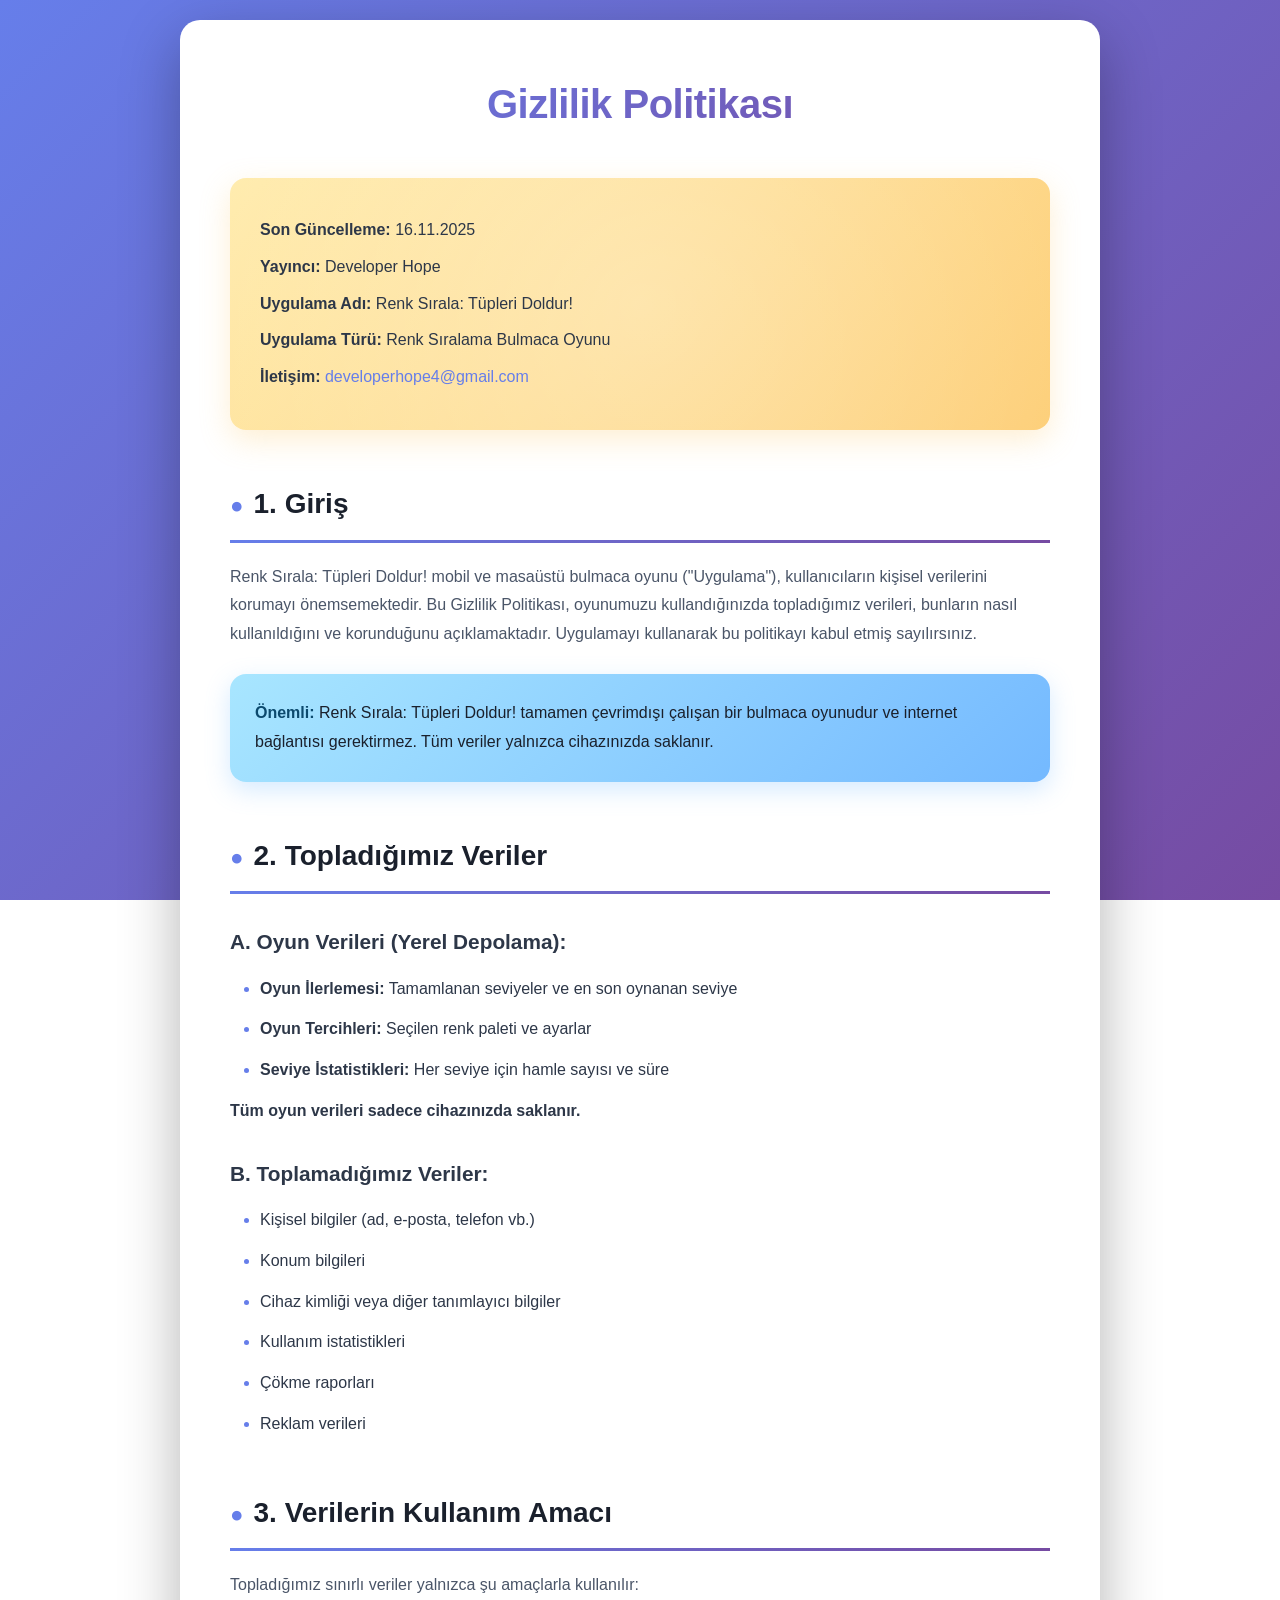
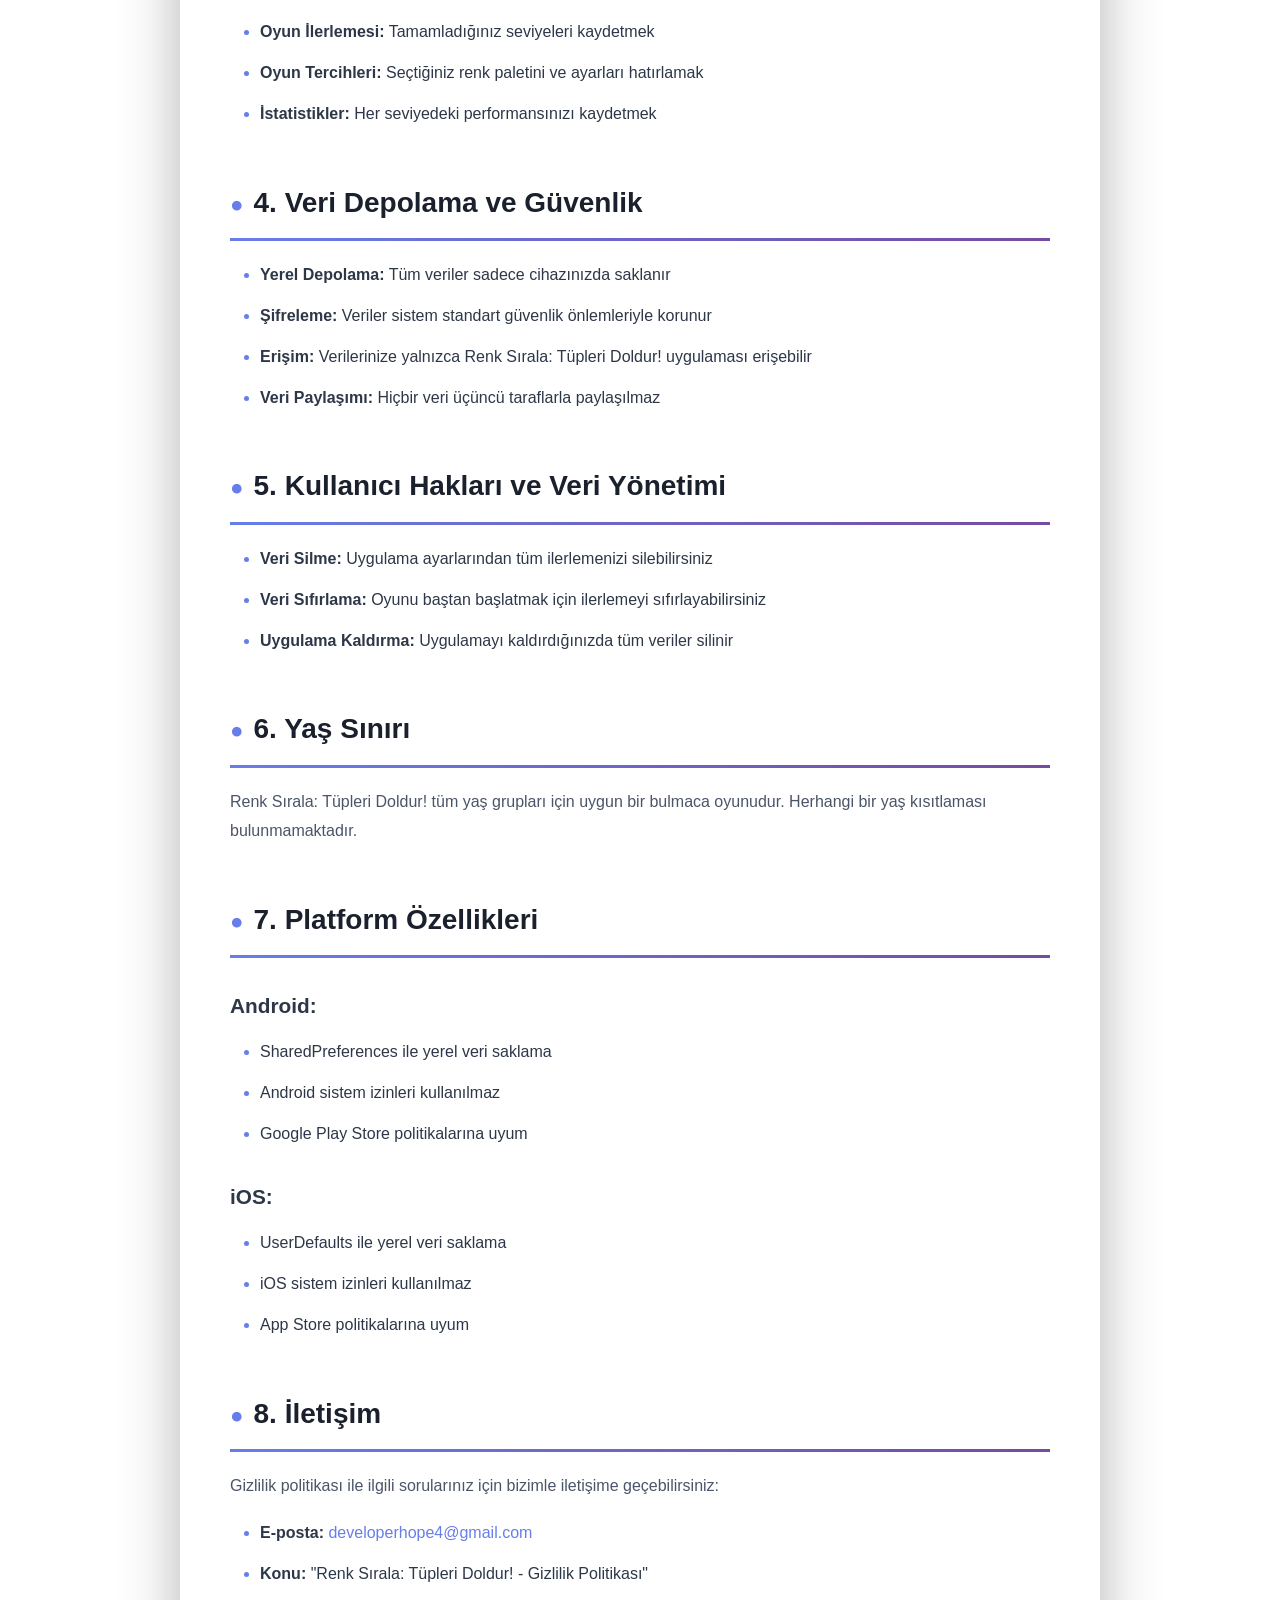
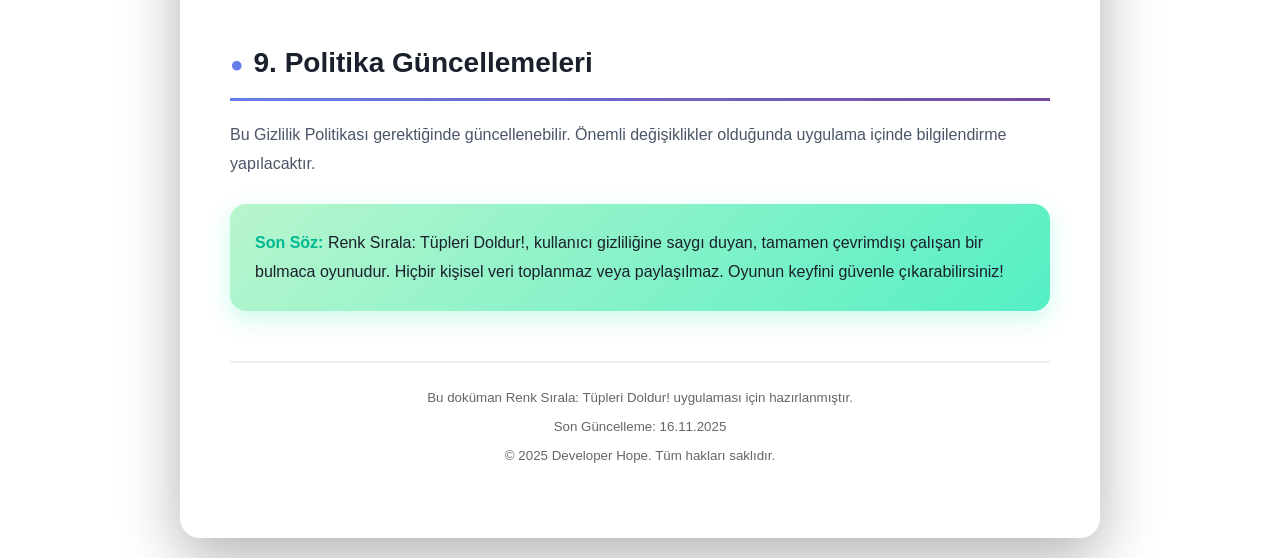
<file: docs/colorsort/privacypolicy.html>
<!DOCTYPE html>
<html lang="tr">
    <head>
        <meta charset="UTF-8" />
        <meta name="viewport" content="width=device-width, initial-scale=1.0" />
        <title>Gizlilik Politikası - Renk Sırala: Tüpleri Doldur!</title>
        <style>
            * {
                box-sizing: border-box;
                margin: 0;
                padding: 0;
            }

            body {
                font-family: -apple-system, BlinkMacSystemFont, 'Segoe UI',
                    'Roboto', 'Oxygen', 'Ubuntu', 'Cantarell', 'Fira Sans',
                    'Droid Sans', 'Helvetica Neue', sans-serif;
                background: linear-gradient(135deg, #667eea 0%, #764ba2 100%);
                background-attachment: fixed;
                color: #2d3748;
                line-height: 1.7;
                padding: 20px;
                min-height: 100vh;
            }

            .container {
                max-width: 920px;
                margin: 0 auto;
                background: #ffffff;
                padding: 50px;
                border-radius: 20px;
                box-shadow: 0 20px 60px rgba(0, 0, 0, 0.3);
                animation: fadeIn 0.6s ease-in;
            }

            @keyframes fadeIn {
                from {
                    opacity: 0;
                    transform: translateY(20px);
                }
                to {
                    opacity: 1;
                    transform: translateY(0);
                }
            }

            h1 {
                text-align: center;
                font-size: 2.5em;
                font-weight: 700;
                background: linear-gradient(135deg, #667eea 0%, #764ba2 100%);
                -webkit-background-clip: text;
                -webkit-text-fill-color: transparent;
                background-clip: text;
                margin-bottom: 40px;
                letter-spacing: -0.5px;
            }

            h2 {
                color: #1a202c;
                font-size: 1.75em;
                font-weight: 600;
                margin-top: 50px;
                margin-bottom: 20px;
                padding-bottom: 12px;
                border-bottom: 3px solid transparent;
                border-image: linear-gradient(90deg, #667eea, #764ba2);
                border-image-slice: 1;
                position: relative;
            }

            h2::before {
                content: '●';
                color: #667eea;
                margin-right: 10px;
                font-size: 0.8em;
            }

            h3 {
                color: #2d3748;
                font-size: 1.3em;
                font-weight: 600;
                margin-top: 30px;
                margin-bottom: 15px;
            }

            ul {
                padding-left: 30px;
                margin-top: 15px;
            }

            ul li {
                margin-bottom: 12px;
                line-height: 1.8;
                position: relative;
            }

            ul li::marker {
                color: #667eea;
                font-weight: bold;
            }

            a {
                color: #667eea;
                text-decoration: none;
                font-weight: 500;
                position: relative;
                transition: all 0.3s ease;
            }

            a:hover {
                color: #764ba2;
                text-decoration: none;
            }

            a::after {
                content: '';
                position: absolute;
                width: 0;
                height: 2px;
                bottom: -2px;
                left: 0;
                background: linear-gradient(90deg, #667eea, #764ba2);
                transition: width 0.3s ease;
            }

            a:hover::after {
                width: 100%;
            }

            p {
                margin-top: 12px;
                margin-bottom: 18px;
                line-height: 1.8;
                color: #4a5568;
            }

            strong {
                color: #2d3748;
                font-weight: 600;
            }

            .app-info {
                background: linear-gradient(135deg, #ffeaa7 0%, #fdcb6e 100%);
                padding: 30px;
                border-radius: 16px;
                margin-bottom: 40px;
                box-shadow: 0 10px 30px rgba(253, 203, 110, 0.3);
                border: none;
                position: relative;
                overflow: hidden;
            }

            .app-info::before {
                content: '';
                position: absolute;
                top: -50%;
                right: -50%;
                width: 200%;
                height: 200%;
                background: radial-gradient(
                    circle,
                    rgba(255, 255, 255, 0.3) 0%,
                    transparent 70%
                );
                animation: shimmer 3s infinite;
            }

            @keyframes shimmer {
                0%,
                100% {
                    transform: translate(0, 0);
                }
                50% {
                    transform: translate(10px, 10px);
                }
            }

            .app-info p {
                color: #2d3748;
                margin: 8px 0;
                position: relative;
                z-index: 1;
            }

            .highlight {
                background: linear-gradient(135deg, #a8e6ff 0%, #74b9ff 100%);
                padding: 25px;
                border-radius: 16px;
                margin: 25px 0;
                box-shadow: 0 8px 25px rgba(116, 185, 255, 0.3);
                border: none;
                transition: transform 0.3s ease, box-shadow 0.3s ease;
            }

            .highlight:hover {
                transform: translateY(-2px);
                box-shadow: 0 12px 35px rgba(116, 185, 255, 0.4);
            }

            .highlight p {
                color: #1a202c;
                margin: 0;
            }

            .highlight strong {
                color: #0c4a6e;
            }

            .success {
                background: linear-gradient(135deg, #b8f5cd 0%, #55efc4 100%);
                padding: 25px;
                border-radius: 16px;
                margin: 25px 0;
                box-shadow: 0 8px 25px rgba(85, 239, 196, 0.3);
                border: none;
                transition: transform 0.3s ease, box-shadow 0.3s ease;
            }

            .success:hover {
                transform: translateY(-2px);
                box-shadow: 0 12px 35px rgba(85, 239, 196, 0.4);
            }

            .success p {
                color: #1a202c;
                margin: 0;
            }

            .success strong {
                color: #00b894;
            }

            @media (max-width: 768px) {
                body {
                    padding: 10px;
                }

                .container {
                    padding: 30px 20px;
                    border-radius: 15px;
                }

                h1 {
                    font-size: 2em;
                }

                h2 {
                    font-size: 1.4em;
                }

                h3 {
                    font-size: 1.15em;
                }
            }

            html {
                scroll-behavior: smooth;
            }

            ul li {
                transition: transform 0.2s ease;
            }

            ul li:hover {
                transform: translateX(5px);
            }
        </style>
    </head>
    <body>
        <div class="container">
            <h1>Gizlilik Politikası</h1>

            <div class="app-info">
                <p><strong>Son Güncelleme:</strong> 16.11.2025</p>
                <p><strong>Yayıncı:</strong> Developer Hope</p>
                <p>
                    <strong>Uygulama Adı:</strong> Renk Sırala: Tüpleri Doldur!
                </p>
                <p>
                    <strong>Uygulama Türü:</strong> Renk Sıralama Bulmaca Oyunu
                </p>
                <p>
                    <strong>İletişim:</strong>
                    <a href="mailto:developerhope4@gmail.com"
                        >developerhope4@gmail.com</a
                    >
                </p>
            </div>

            <h2>1. Giriş</h2>
            <p>
                Renk Sırala: Tüpleri Doldur! mobil ve masaüstü bulmaca oyunu
                ("Uygulama"), kullanıcıların kişisel verilerini korumayı
                önemsemektedir. Bu Gizlilik Politikası, oyunumuzu
                kullandığınızda topladığımız verileri, bunların nasıl
                kullanıldığını ve korunduğunu açıklamaktadır. Uygulamayı
                kullanarak bu politikayı kabul etmiş sayılırsınız.
            </p>

            <div class="highlight">
                <p>
                    <strong>Önemli:</strong> Renk Sırala: Tüpleri Doldur!
                    tamamen çevrimdışı çalışan bir bulmaca oyunudur ve internet
                    bağlantısı gerektirmez. Tüm veriler yalnızca cihazınızda
                    saklanır.
                </p>
            </div>

            <h2>2. Topladığımız Veriler</h2>

            <h3>A. Oyun Verileri (Yerel Depolama):</h3>
            <ul>
                <li>
                    <strong>Oyun İlerlemesi:</strong> Tamamlanan seviyeler ve en
                    son oynanan seviye
                </li>
                <li>
                    <strong>Oyun Tercihleri:</strong> Seçilen renk paleti ve
                    ayarlar
                </li>
                <li>
                    <strong>Seviye İstatistikleri:</strong> Her seviye için
                    hamle sayısı ve süre
                </li>
            </ul>

            <p>
                <strong>Tüm oyun verileri sadece cihazınızda saklanır.</strong>
            </p>

            <h3>B. Toplamadığımız Veriler:</h3>
            <ul>
                <li>Kişisel bilgiler (ad, e-posta, telefon vb.)</li>
                <li>Konum bilgileri</li>
                <li>Cihaz kimliği veya diğer tanımlayıcı bilgiler</li>
                <li>Kullanım istatistikleri</li>
                <li>Çökme raporları</li>
                <li>Reklam verileri</li>
            </ul>

            <h2>3. Verilerin Kullanım Amacı</h2>
            <p>
                Topladığımız sınırlı veriler yalnızca şu amaçlarla kullanılır:
            </p>
            <ul>
                <li>
                    <strong>Oyun İlerlemesi:</strong> Tamamladığınız seviyeleri
                    kaydetmek
                </li>
                <li>
                    <strong>Oyun Tercihleri:</strong> Seçtiğiniz renk paletini
                    ve ayarları hatırlamak
                </li>
                <li>
                    <strong>İstatistikler:</strong> Her seviyedeki
                    performansınızı kaydetmek
                </li>
            </ul>

            <h2>4. Veri Depolama ve Güvenlik</h2>
            <ul>
                <li>
                    <strong>Yerel Depolama:</strong> Tüm veriler sadece
                    cihazınızda saklanır
                </li>
                <li>
                    <strong>Şifreleme:</strong> Veriler sistem standart güvenlik
                    önlemleriyle korunur
                </li>
                <li>
                    <strong>Erişim:</strong> Verilerinize yalnızca Renk Sırala:
                    Tüpleri Doldur! uygulaması erişebilir
                </li>
                <li>
                    <strong>Veri Paylaşımı:</strong> Hiçbir veri üçüncü
                    taraflarla paylaşılmaz
                </li>
            </ul>

            <h2>5. Kullanıcı Hakları ve Veri Yönetimi</h2>
            <ul>
                <li>
                    <strong>Veri Silme:</strong> Uygulama ayarlarından tüm
                    ilerlemenizi silebilirsiniz
                </li>
                <li>
                    <strong>Veri Sıfırlama:</strong> Oyunu baştan başlatmak için
                    ilerlemeyi sıfırlayabilirsiniz
                </li>
                <li>
                    <strong>Uygulama Kaldırma:</strong> Uygulamayı
                    kaldırdığınızda tüm veriler silinir
                </li>
            </ul>

            <h2>6. Yaş Sınırı</h2>
            <p>
                Renk Sırala: Tüpleri Doldur! tüm yaş grupları için uygun bir
                bulmaca oyunudur. Herhangi bir yaş kısıtlaması bulunmamaktadır.
            </p>

            <h2>7. Platform Özellikleri</h2>
            <h3>Android:</h3>
            <ul>
                <li>SharedPreferences ile yerel veri saklama</li>
                <li>Android sistem izinleri kullanılmaz</li>
                <li>Google Play Store politikalarına uyum</li>
            </ul>

            <h3>iOS:</h3>
            <ul>
                <li>UserDefaults ile yerel veri saklama</li>
                <li>iOS sistem izinleri kullanılmaz</li>
                <li>App Store politikalarına uyum</li>
            </ul>

            <h2>8. İletişim</h2>
            <p>
                Gizlilik politikası ile ilgili sorularınız için bizimle
                iletişime geçebilirsiniz:
            </p>
            <ul>
                <li>
                    <strong>E-posta:</strong>
                    <a href="mailto:developerhope4@gmail.com"
                        >developerhope4@gmail.com</a
                    >
                </li>
                <li>
                    <strong>Konu:</strong> "Renk Sırala: Tüpleri Doldur! -
                    Gizlilik Politikası"
                </li>
            </ul>

            <h2>9. Politika Güncellemeleri</h2>
            <p>
                Bu Gizlilik Politikası gerektiğinde güncellenebilir. Önemli
                değişiklikler olduğunda uygulama içinde bilgilendirme
                yapılacaktır.
            </p>

            <div class="success">
                <p>
                    <strong>Son Söz:</strong> Renk Sırala: Tüpleri Doldur!,
                    kullanıcı gizliliğine saygı duyan, tamamen çevrimdışı
                    çalışan bir bulmaca oyunudur. Hiçbir kişisel veri toplanmaz
                    veya paylaşılmaz. Oyunun keyfini güvenle çıkarabilirsiniz!
                </p>
            </div>

            <p
                style="
                    text-align: center;
                    margin-top: 50px;
                    color: #666;
                    border-top: 2px solid #ecf0f1;
                    padding-top: 20px;
                "
            >
                <small>
                    Bu doküman Renk Sırala: Tüpleri Doldur! uygulaması için
                    hazırlanmıştır.<br />
                    Son Güncelleme: 16.11.2025<br />
                    © 2025 Developer Hope. Tüm hakları saklıdır.
                </small>
            </p>
        </div>
    </body>
</html>
</file>
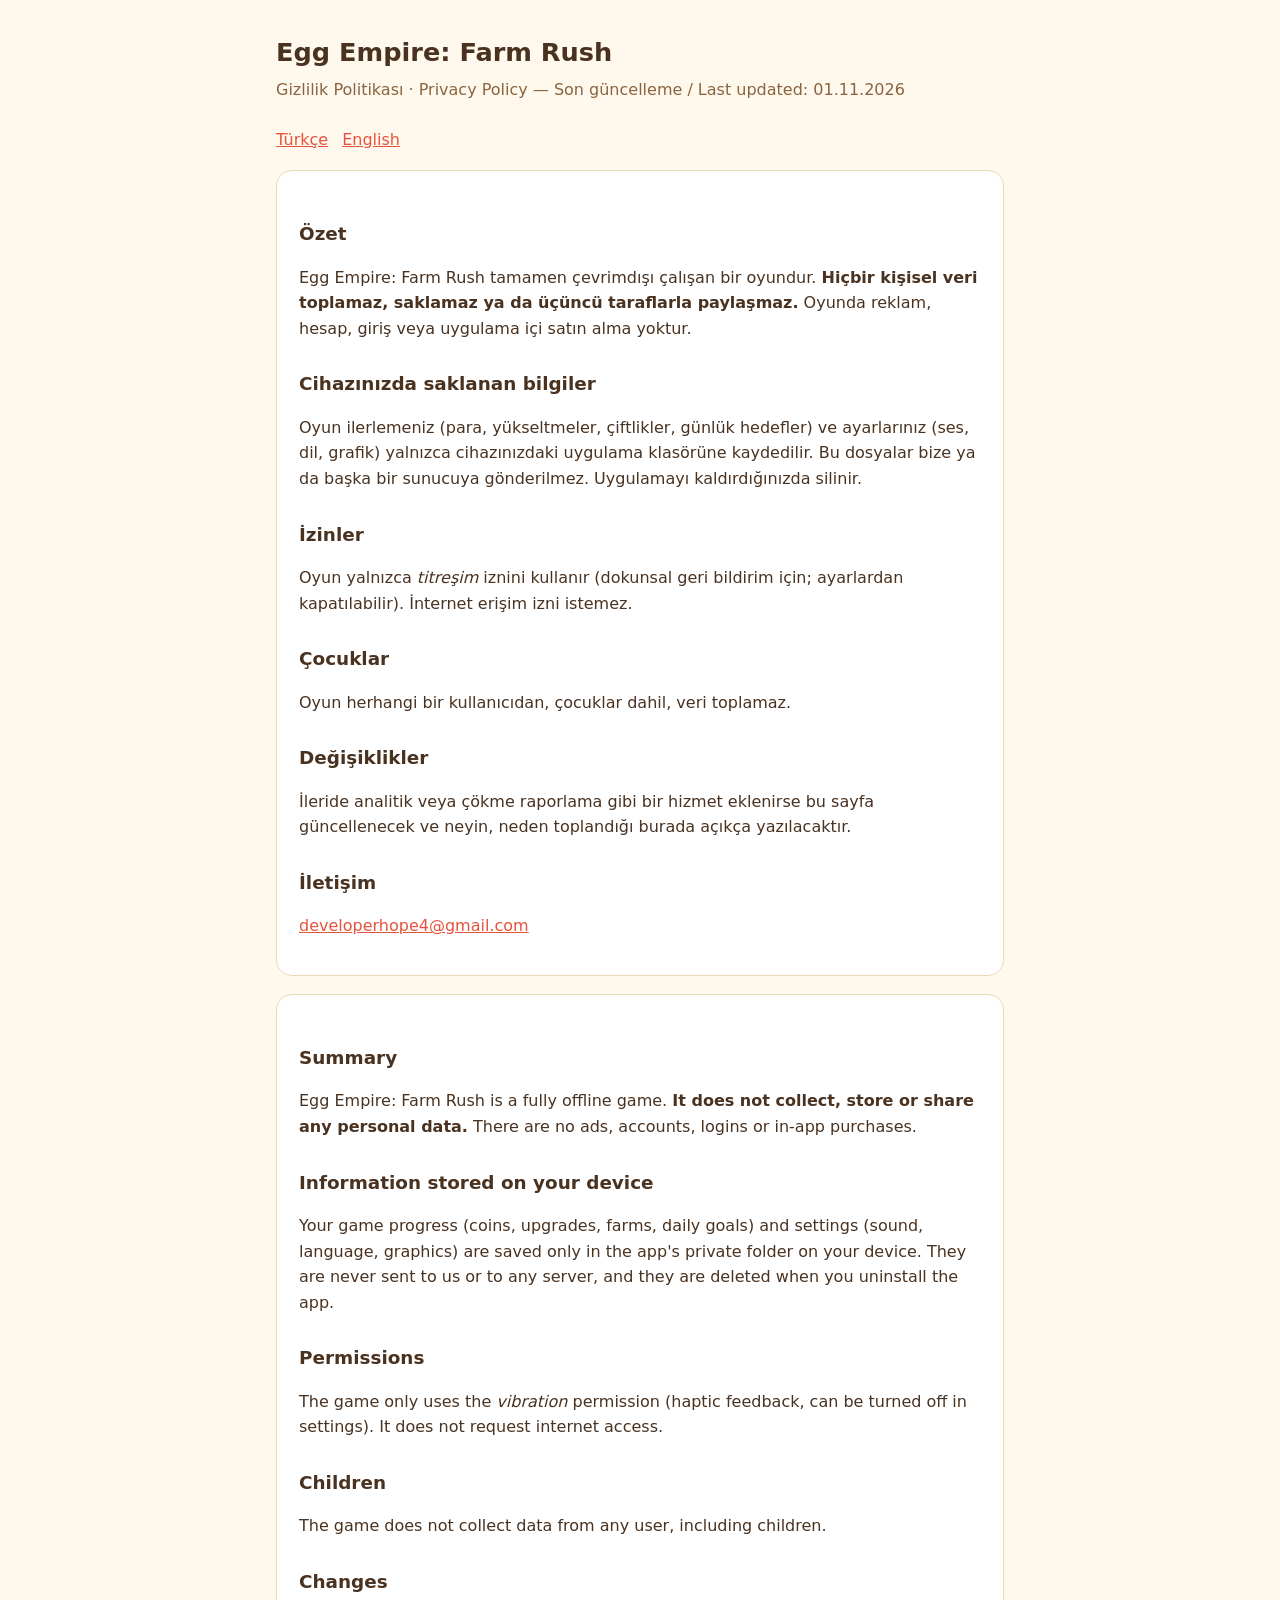
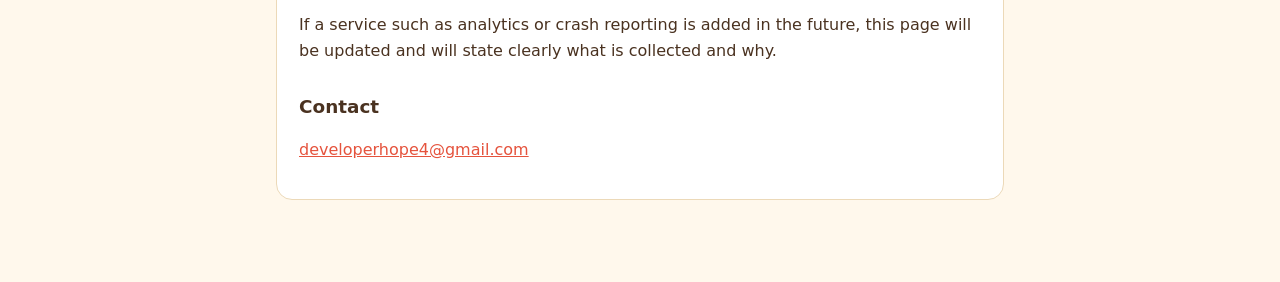
<file: docs/eggempire/privacypolicy.html>
<!doctype html>
<html lang="tr">
<head>
<meta charset="utf-8">
<meta name="viewport" content="width=device-width, initial-scale=1">
<title>Egg Empire: Farm Rush – Gizlilik Politikası / Privacy Policy</title>
<style>
  :root { --bg: #fff8ec; --text: #4a3220; --muted: #8a6440; --accent: #e5533d; --card: #ffffff; --line: #ecd9b8; }
  @media (prefers-color-scheme: dark) {
    :root { --bg: #1f1812; --text: #f3e6d2; --muted: #c9ab85; --accent: #ff8a6e; --card: #2a211a; --line: #4a3a2b; }
  }
  * { box-sizing: border-box; }
  body { margin: 0; background: var(--bg); color: var(--text); font: 16px/1.6 system-ui, -apple-system, "Segoe UI", Roboto, sans-serif; }
  main { max-width: 760px; margin: 0 auto; padding: 32px 16px 64px; }
  h1 { font-size: 1.6rem; margin: 0 0 4px; }
  h2 { font-size: 1.15rem; margin: 28px 0 8px; }
  .meta { color: var(--muted); margin: 0 0 24px; }
  section { background: var(--card); border: 1px solid var(--line); border-radius: 16px; padding: 20px 22px; margin: 18px 0; }
  a { color: var(--accent); }
  nav a { margin-right: 14px; }
</style>
</head>
<body>
<main>
  <h1>Egg Empire: Farm Rush</h1>
  <p class="meta">Gizlilik Politikası · Privacy Policy — Son güncelleme / Last updated: 01.11.2026</p>
  <nav><a href="#tr">Türkçe</a><a href="#en">English</a></nav>

  <section id="tr" lang="tr">
    <h2>Özet</h2>
    <p>Egg Empire: Farm Rush tamamen çevrimdışı çalışan bir oyundur. <strong>Hiçbir kişisel veri toplamaz, saklamaz ya da üçüncü taraflarla paylaşmaz.</strong> Oyunda reklam, hesap, giriş veya uygulama içi satın alma yoktur.</p>
    <h2>Cihazınızda saklanan bilgiler</h2>
    <p>Oyun ilerlemeniz (para, yükseltmeler, çiftlikler, günlük hedefler) ve ayarlarınız (ses, dil, grafik) yalnızca cihazınızdaki uygulama klasörüne kaydedilir. Bu dosyalar bize ya da başka bir sunucuya gönderilmez. Uygulamayı kaldırdığınızda silinir.</p>
    <h2>İzinler</h2>
    <p>Oyun yalnızca <em>titreşim</em> iznini kullanır (dokunsal geri bildirim için; ayarlardan kapatılabilir). İnternet erişim izni istemez.</p>
    <h2>Çocuklar</h2>
    <p>Oyun herhangi bir kullanıcıdan, çocuklar dahil, veri toplamaz.</p>
    <h2>Değişiklikler</h2>
    <p>İleride analitik veya çökme raporlama gibi bir hizmet eklenirse bu sayfa güncellenecek ve neyin, neden toplandığı burada açıkça yazılacaktır.</p>
    <h2>İletişim</h2>
    <p><a href="mailto:developerhope4@gmail.com">developerhope4@gmail.com</a></p>
  </section>

  <section id="en" lang="en">
    <h2>Summary</h2>
    <p>Egg Empire: Farm Rush is a fully offline game. <strong>It does not collect, store or share any personal data.</strong> There are no ads, accounts, logins or in-app purchases.</p>
    <h2>Information stored on your device</h2>
    <p>Your game progress (coins, upgrades, farms, daily goals) and settings (sound, language, graphics) are saved only in the app's private folder on your device. They are never sent to us or to any server, and they are deleted when you uninstall the app.</p>
    <h2>Permissions</h2>
    <p>The game only uses the <em>vibration</em> permission (haptic feedback, can be turned off in settings). It does not request internet access.</p>
    <h2>Children</h2>
    <p>The game does not collect data from any user, including children.</p>
    <h2>Changes</h2>
    <p>If a service such as analytics or crash reporting is added in the future, this page will be updated and will state clearly what is collected and why.</p>
    <h2>Contact</h2>
    <p><a href="mailto:developerhope4@gmail.com">developerhope4@gmail.com</a></p>
  </section>
</main>
</body>
</html>
</file>
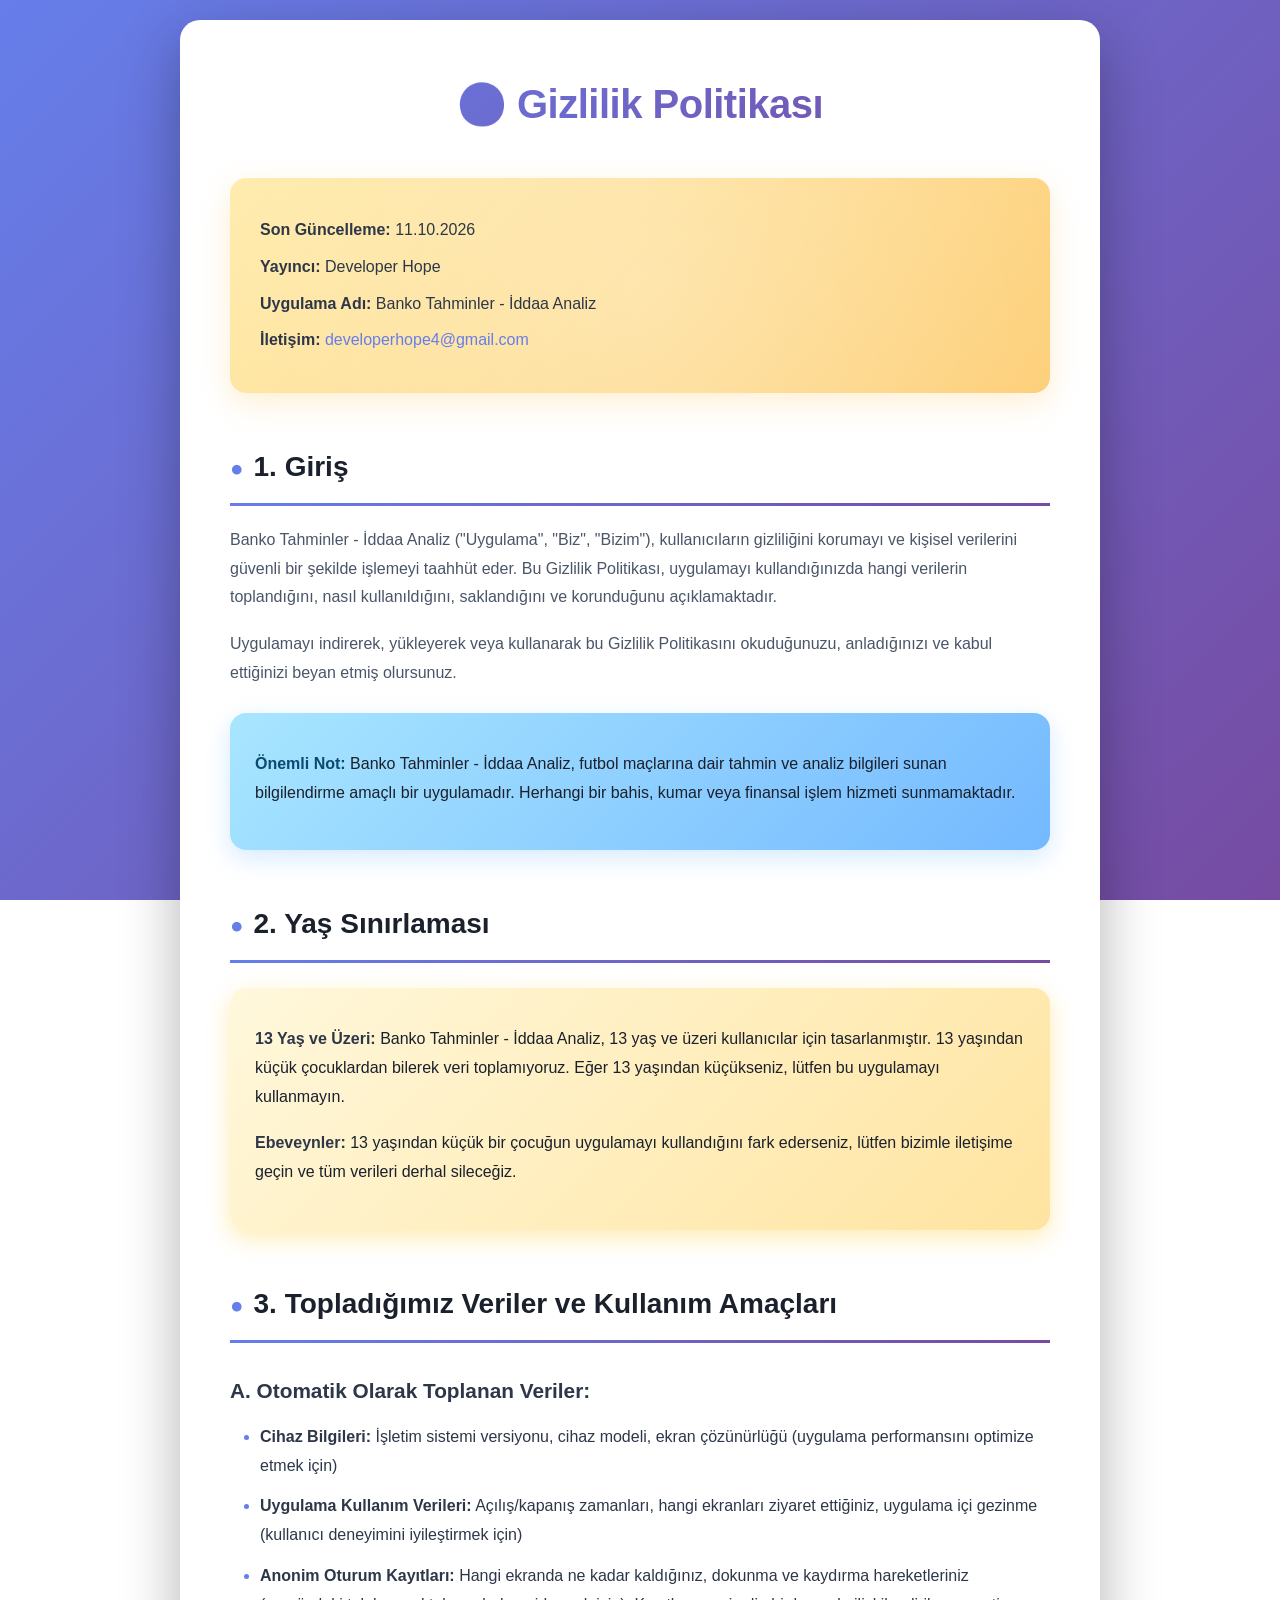
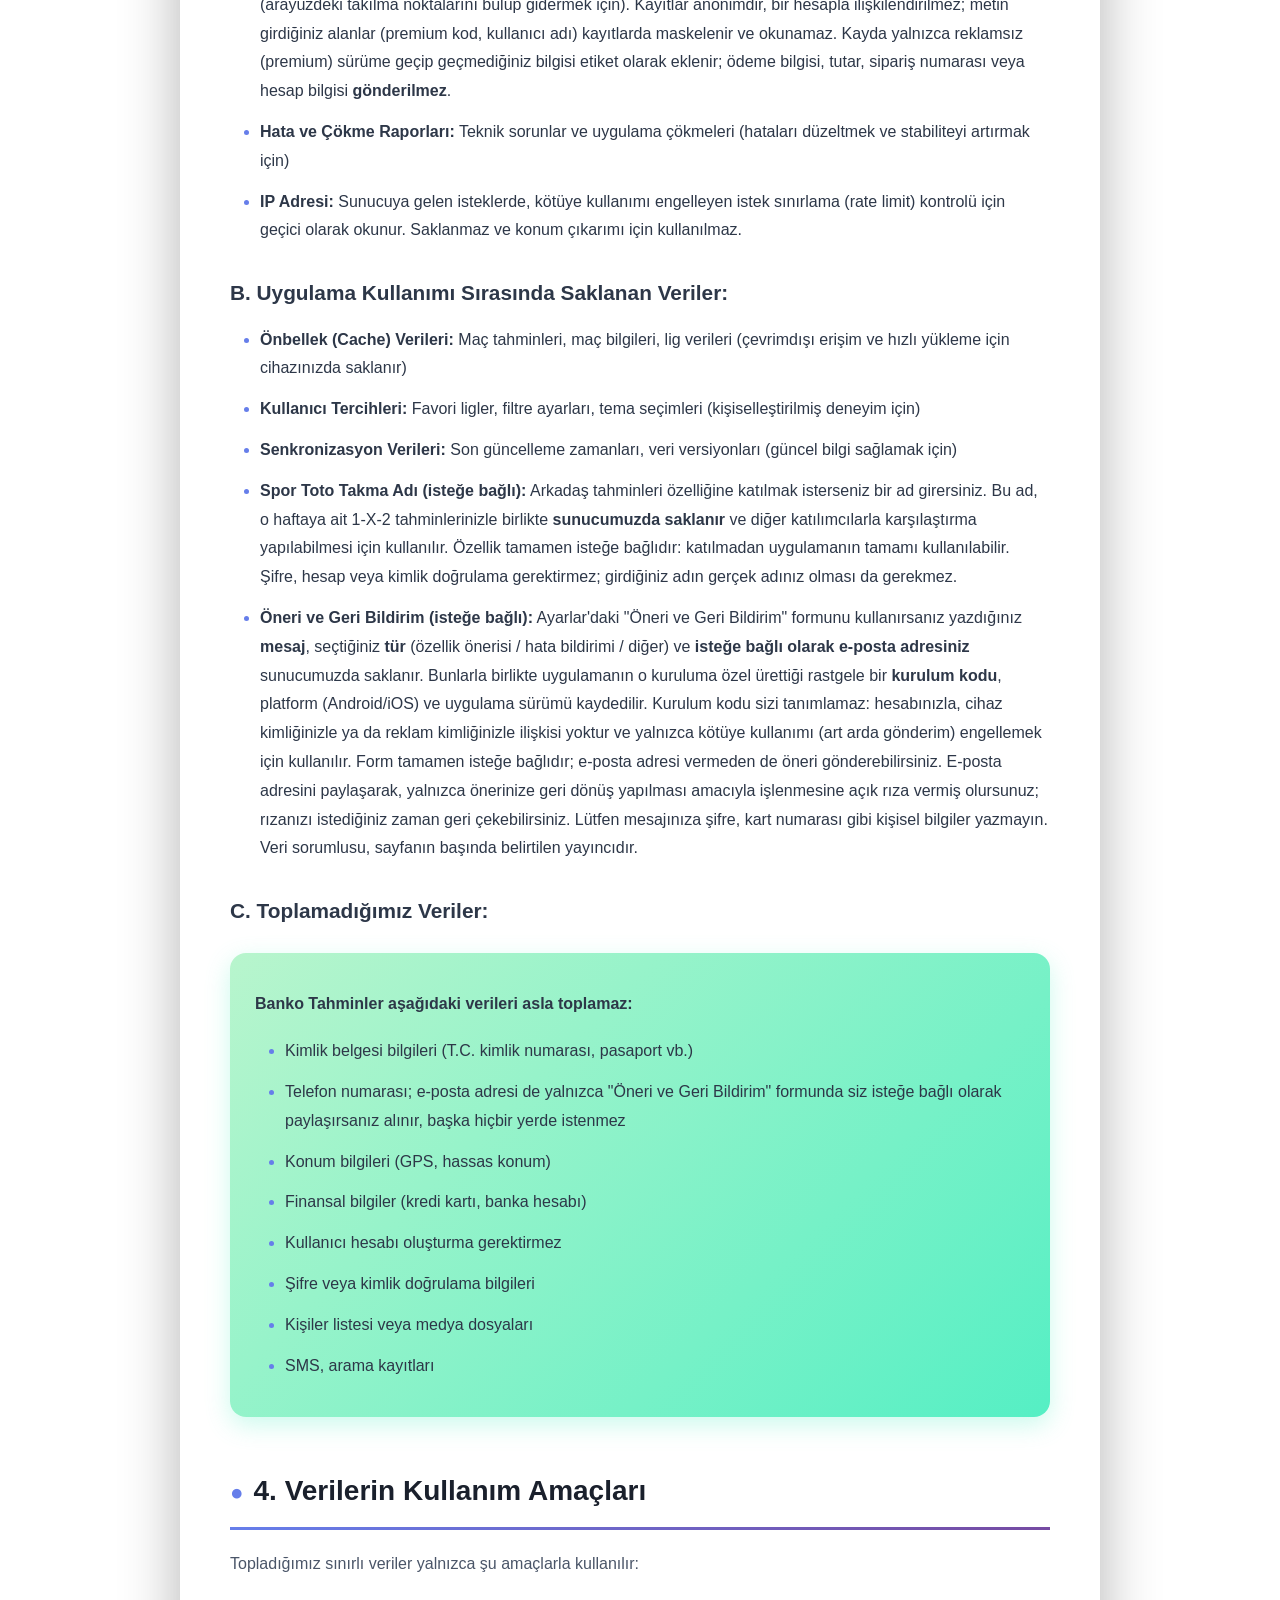
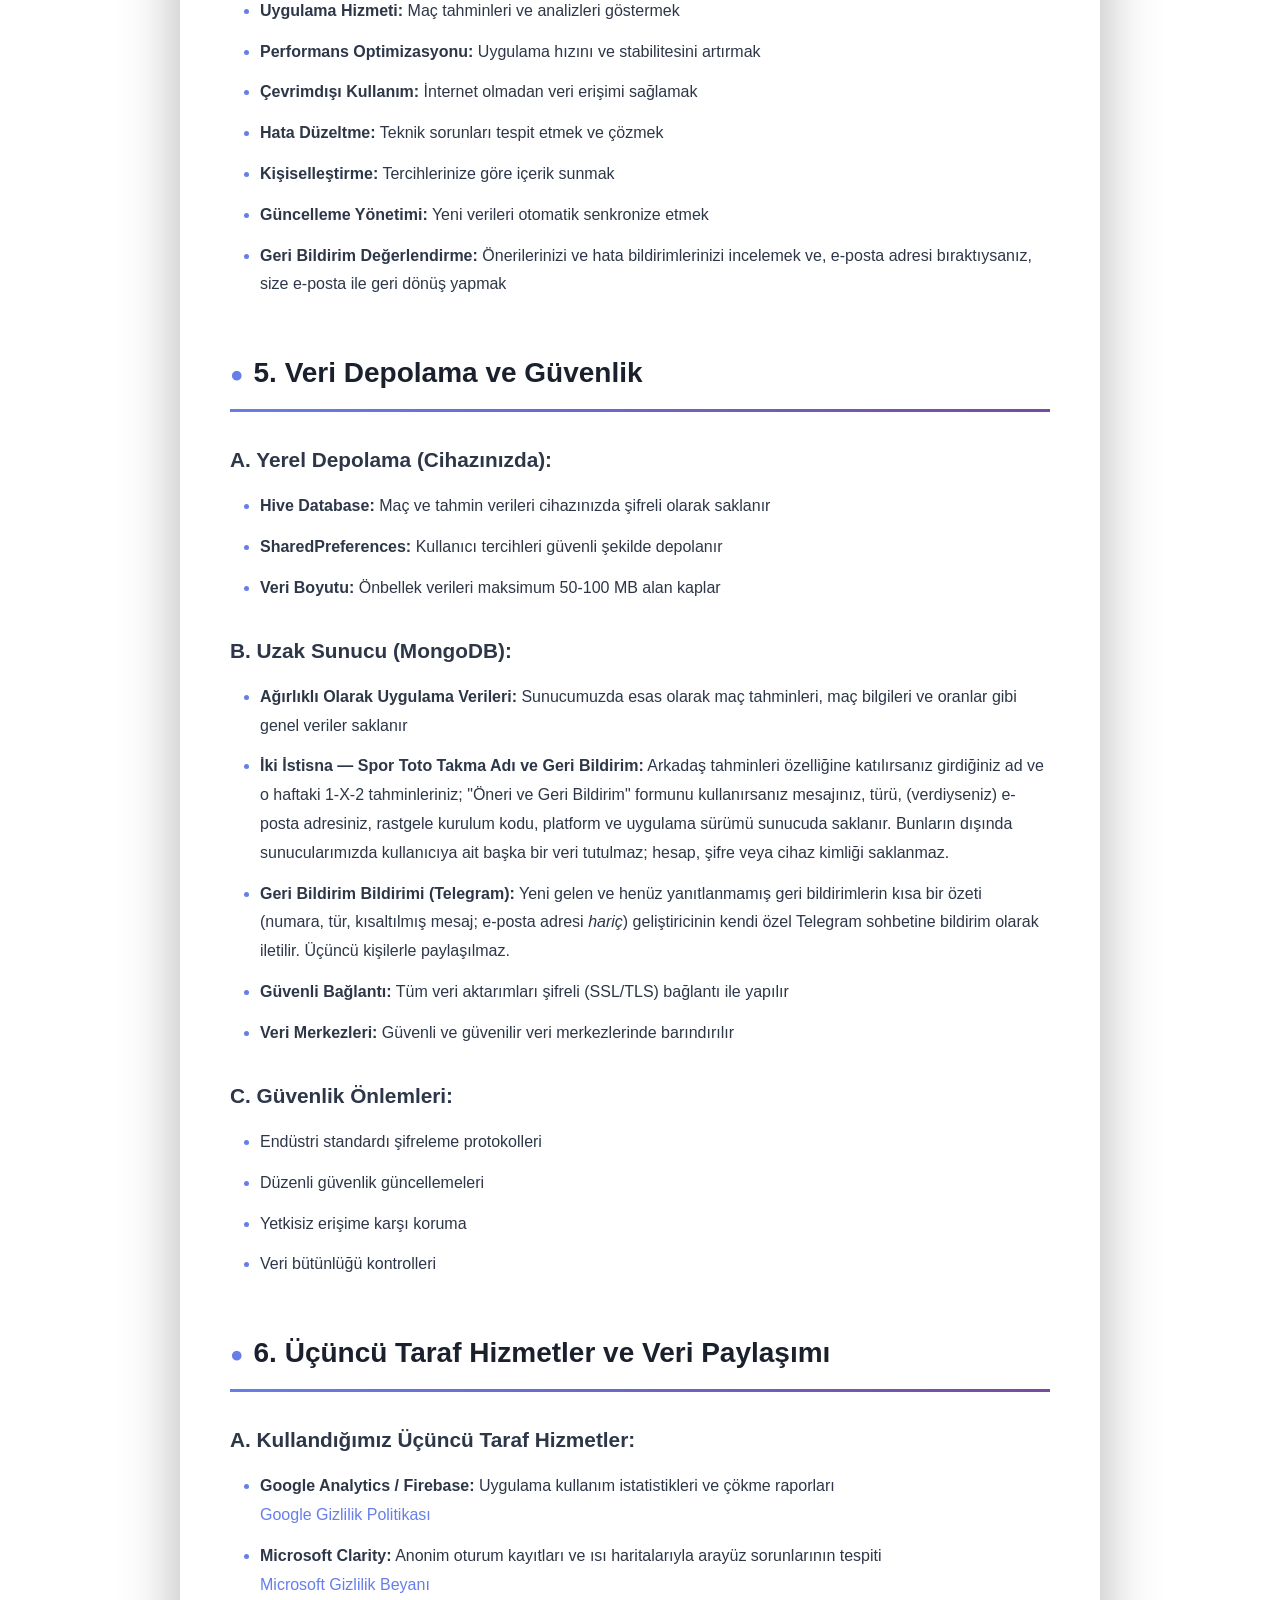
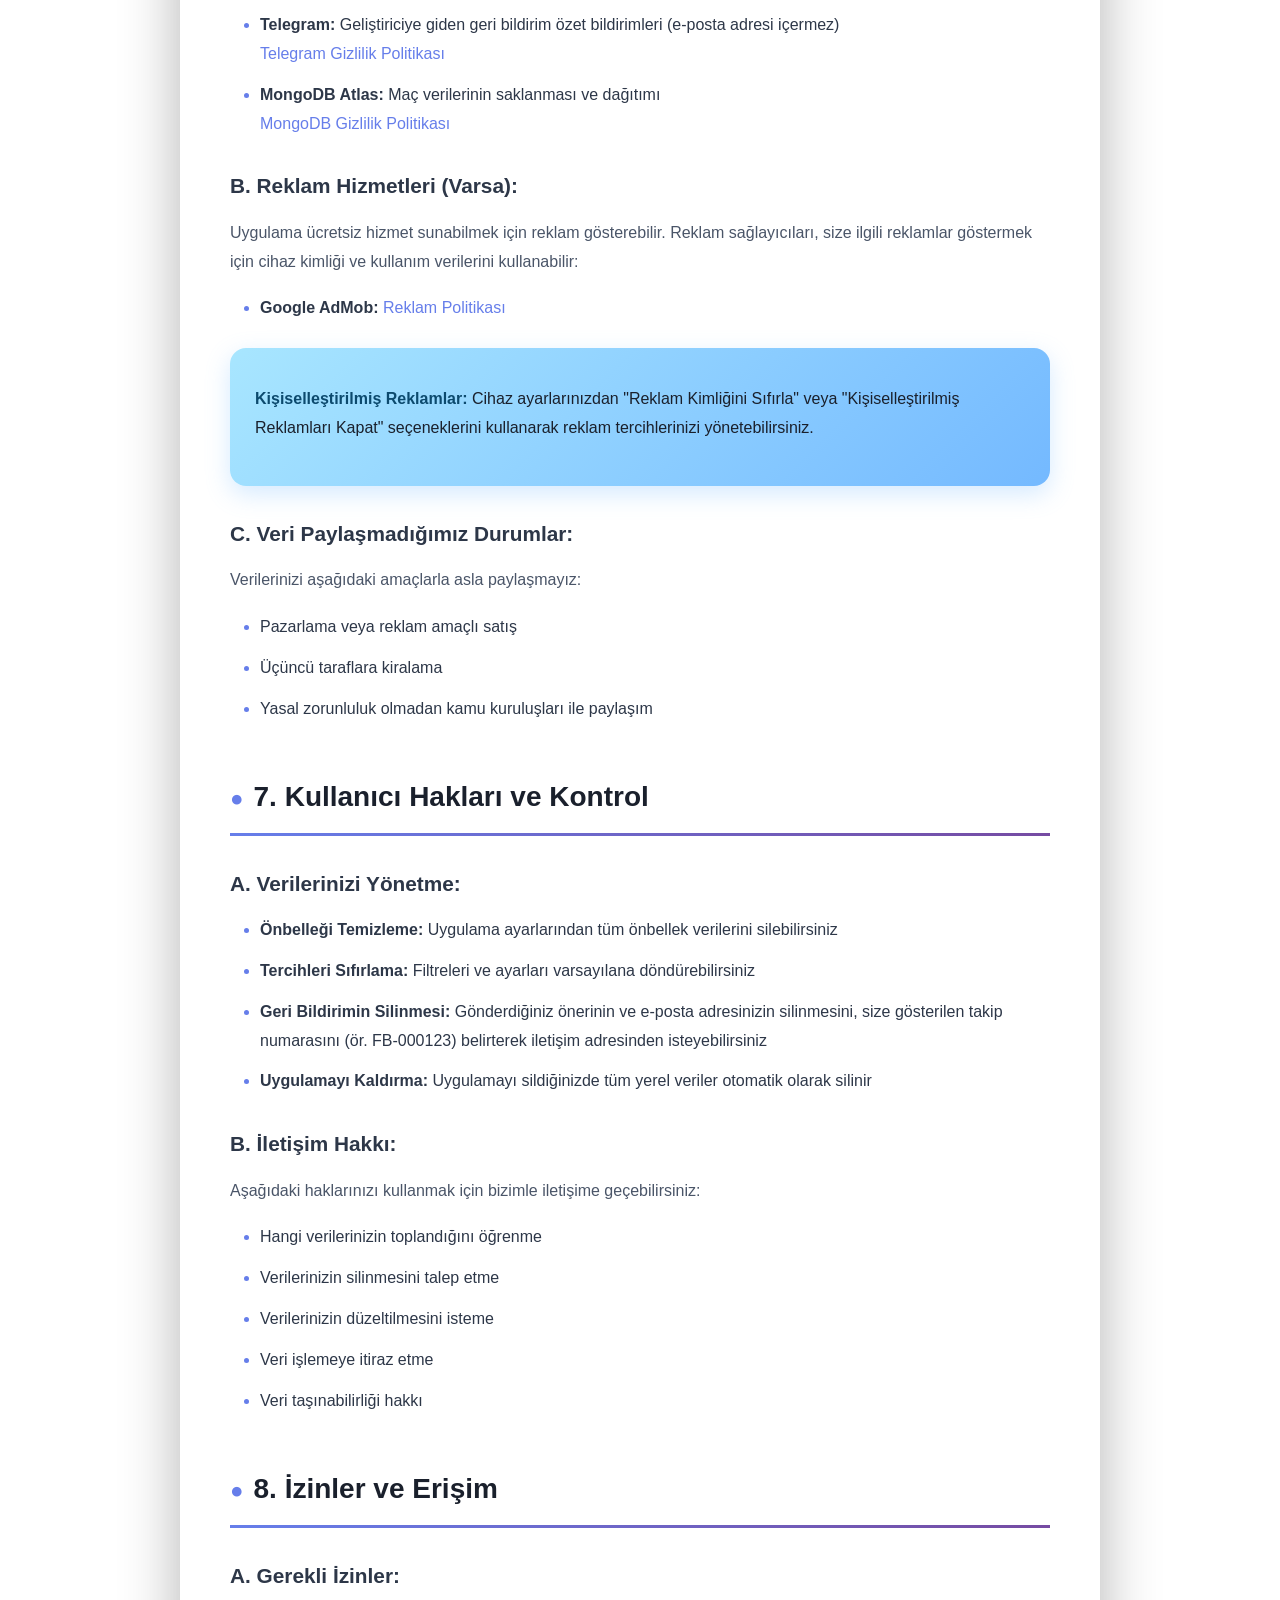
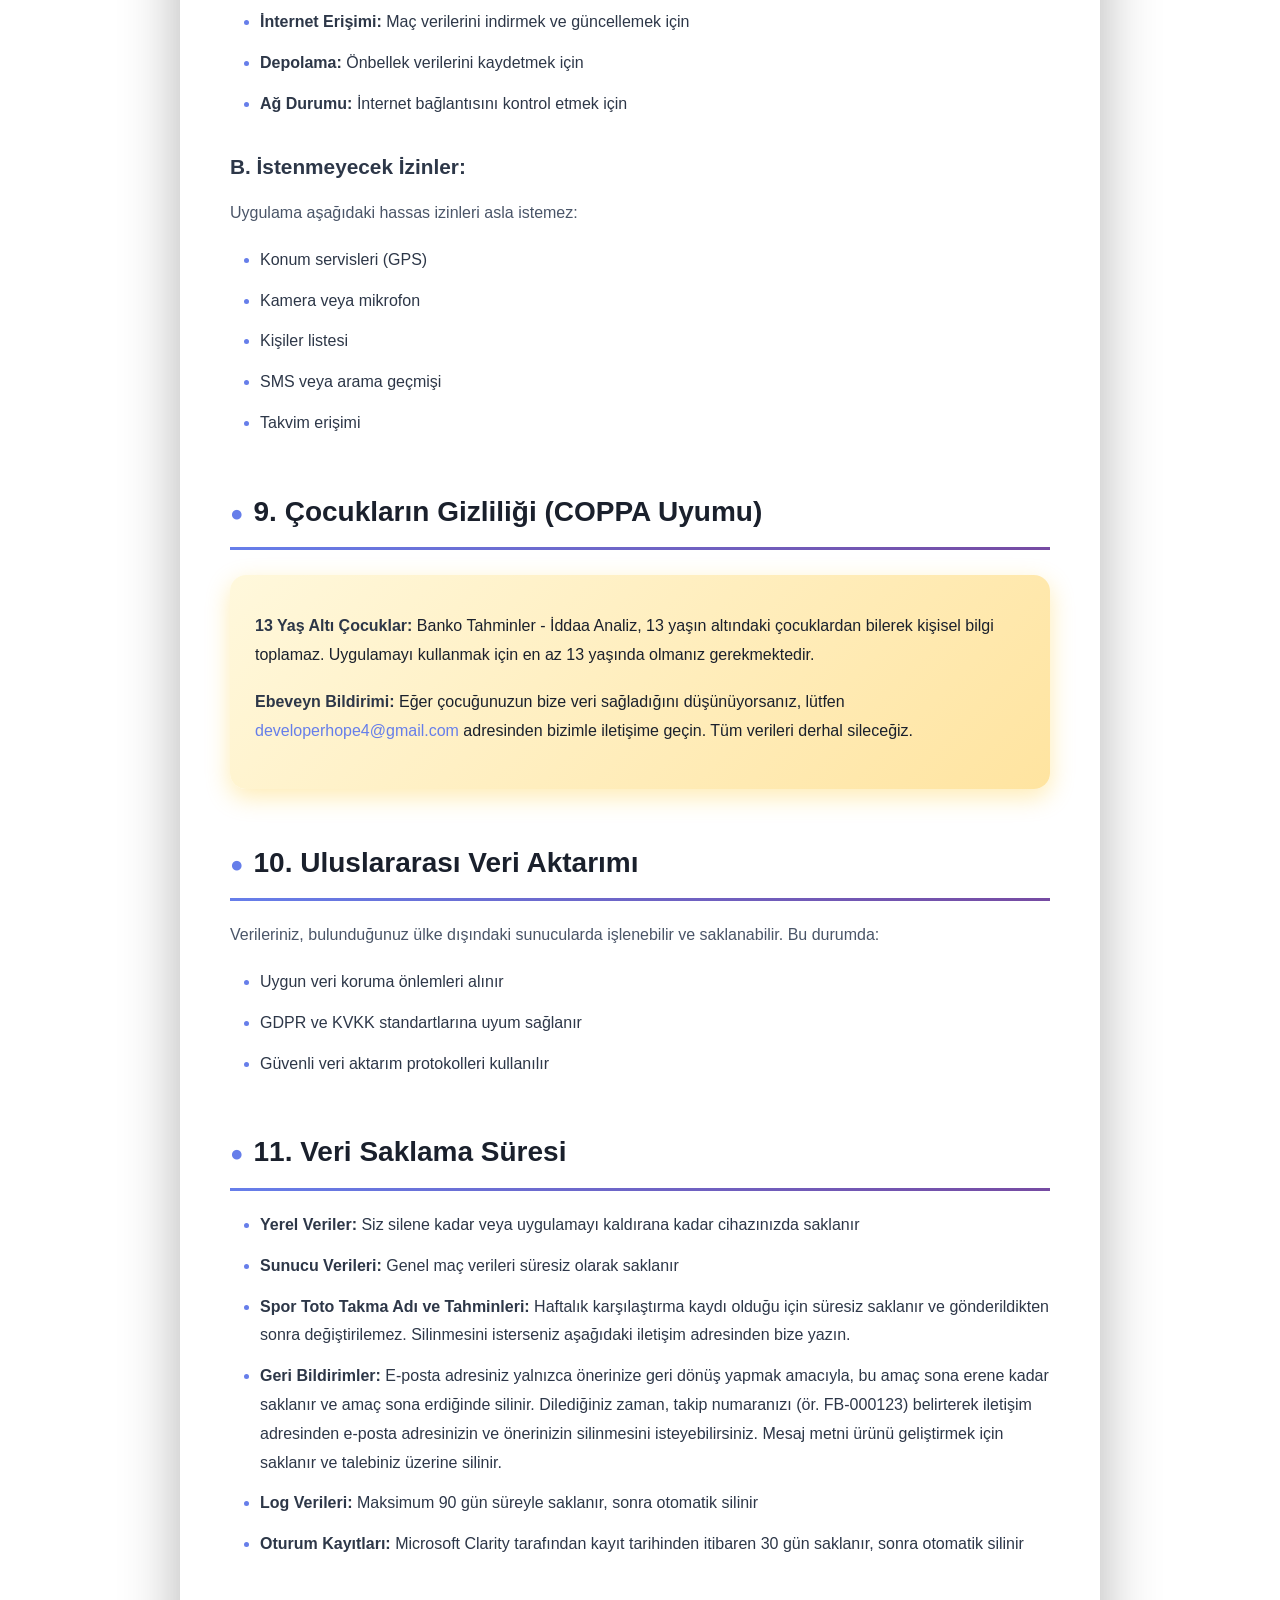
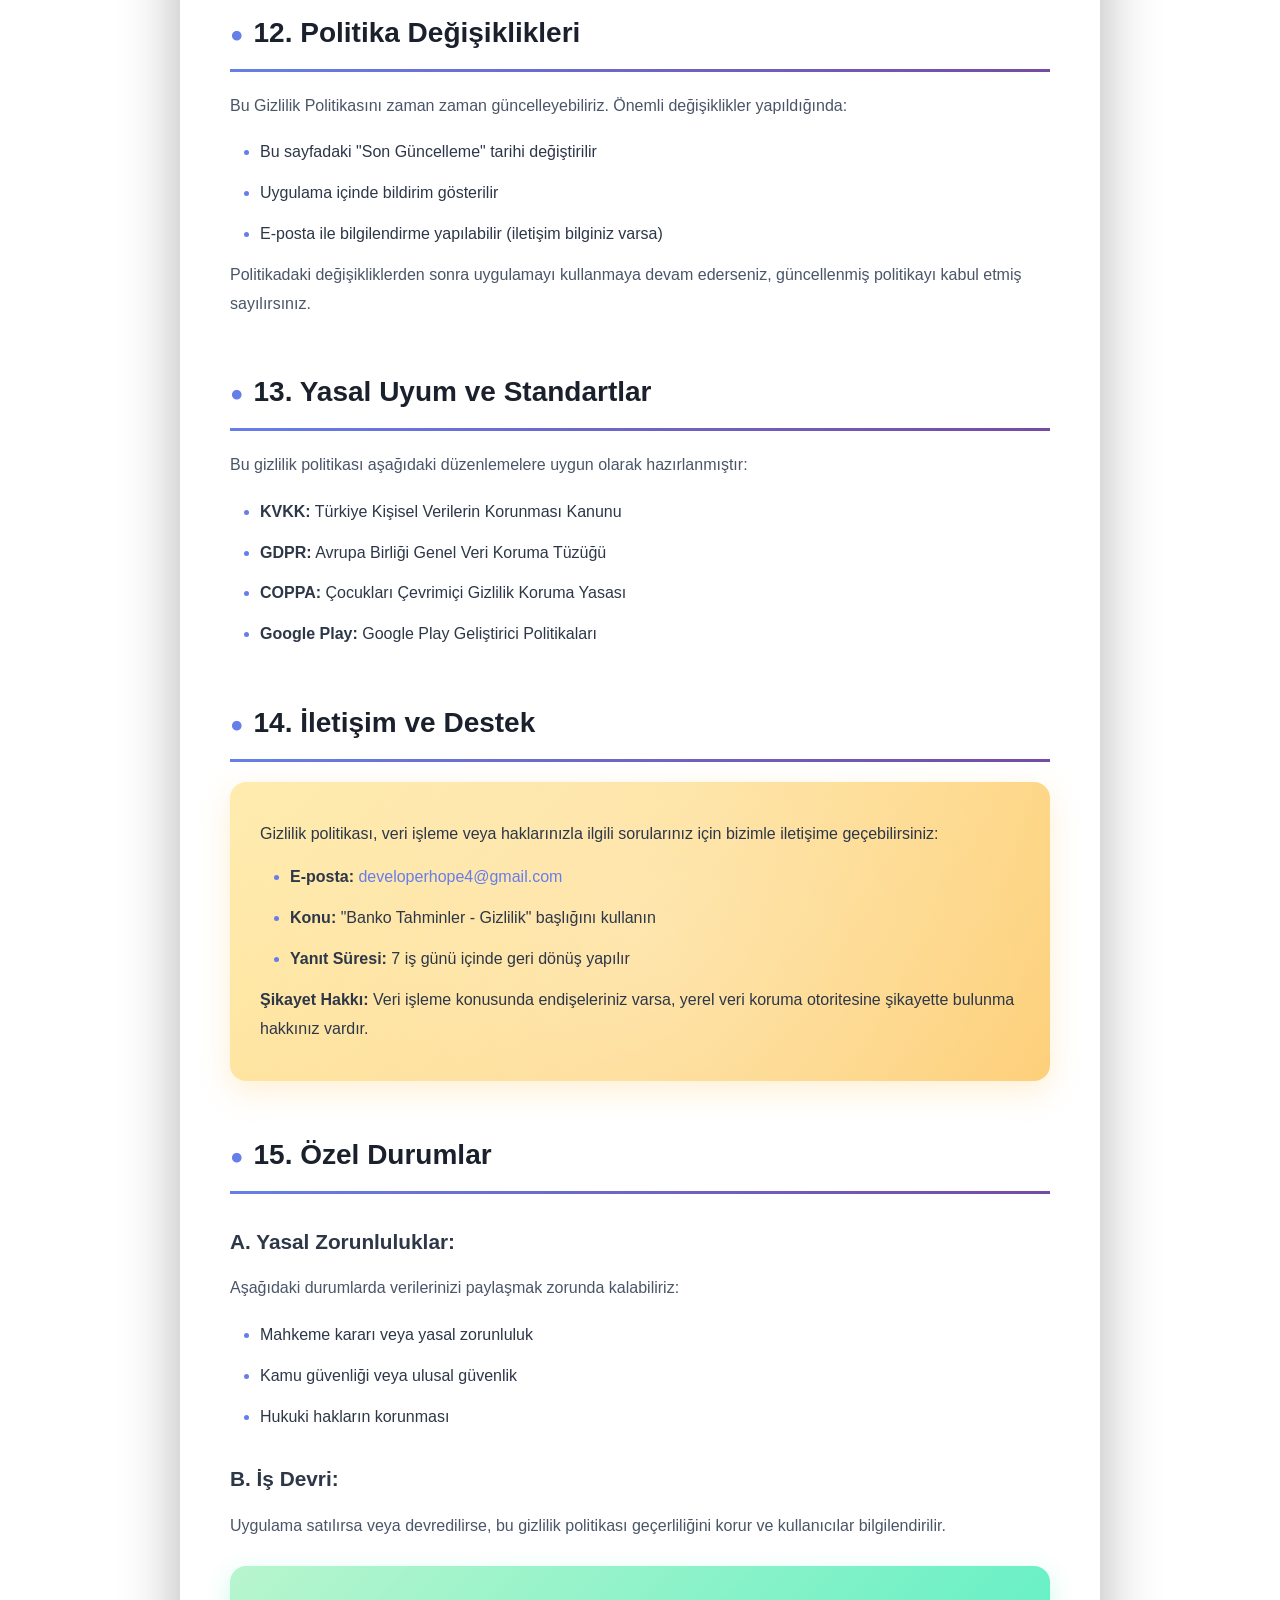
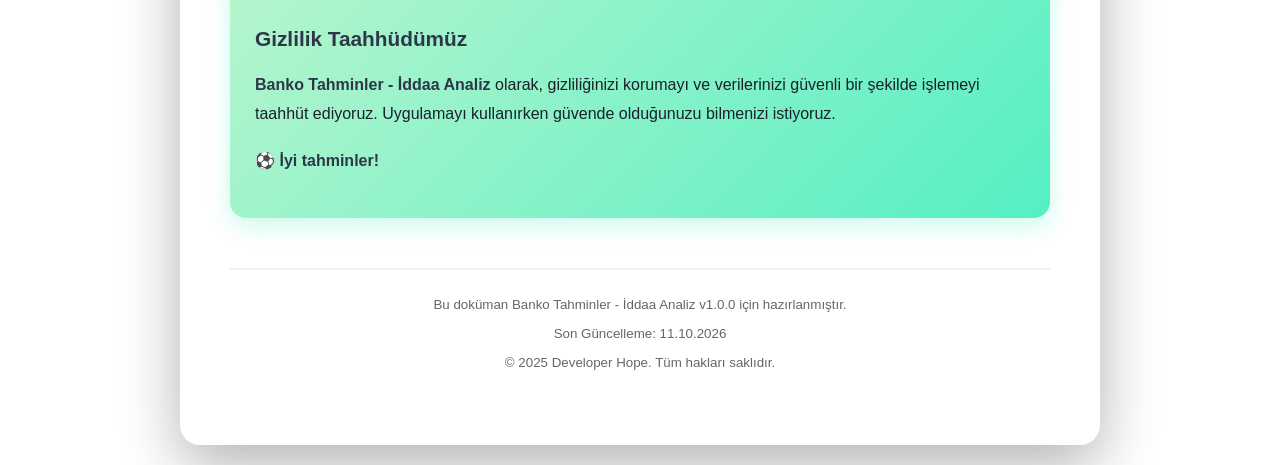
<file: docs/gbpmobile/privacypolicy.html>
<!DOCTYPE html>
<html lang="tr">
    <head>
        <meta charset="UTF-8" />
        <meta name="viewport" content="width=device-width, initial-scale=1.0" />
        <title>Gizlilik Politikası - Banko Tahminler - İddaa Analiz</title>
        <style>
            * {
                box-sizing: border-box;
                margin: 0;
                padding: 0;
            }

            body {
                font-family: -apple-system, BlinkMacSystemFont, 'Segoe UI',
                    'Roboto', 'Oxygen', 'Ubuntu', 'Cantarell', 'Fira Sans',
                    'Droid Sans', 'Helvetica Neue', sans-serif;
                background: linear-gradient(135deg, #667eea 0%, #764ba2 100%);
                background-attachment: fixed;
                color: #2d3748;
                line-height: 1.7;
                padding: 20px;
                min-height: 100vh;
            }

            .container {
                max-width: 920px;
                margin: 0 auto;
                background: #ffffff;
                padding: 50px;
                border-radius: 20px;
                box-shadow: 0 20px 60px rgba(0, 0, 0, 0.3);
                animation: fadeIn 0.6s ease-in;
            }

            @keyframes fadeIn {
                from {
                    opacity: 0;
                    transform: translateY(20px);
                }
                to {
                    opacity: 1;
                    transform: translateY(0);
                }
            }

            h1 {
                text-align: center;
                font-size: 2.5em;
                font-weight: 700;
                background: linear-gradient(135deg, #667eea 0%, #764ba2 100%);
                -webkit-background-clip: text;
                -webkit-text-fill-color: transparent;
                background-clip: text;
                margin-bottom: 40px;
                letter-spacing: -0.5px;
            }

            h2 {
                color: #1a202c;
                font-size: 1.75em;
                font-weight: 600;
                margin-top: 50px;
                margin-bottom: 20px;
                padding-bottom: 12px;
                border-bottom: 3px solid transparent;
                border-image: linear-gradient(90deg, #667eea, #764ba2);
                border-image-slice: 1;
                position: relative;
            }

            h2::before {
                content: '●';
                color: #667eea;
                margin-right: 10px;
                font-size: 0.8em;
            }

            h3 {
                color: #2d3748;
                font-size: 1.3em;
                font-weight: 600;
                margin-top: 30px;
                margin-bottom: 15px;
            }

            ul {
                padding-left: 30px;
                margin-top: 15px;
            }

            ul li {
                margin-bottom: 12px;
                line-height: 1.8;
                position: relative;
            }

            ul li::marker {
                color: #667eea;
                font-weight: bold;
            }

            a {
                color: #667eea;
                text-decoration: none;
                font-weight: 500;
                position: relative;
                transition: all 0.3s ease;
            }

            a:hover {
                color: #764ba2;
                text-decoration: none;
            }

            a::after {
                content: '';
                position: absolute;
                width: 0;
                height: 2px;
                bottom: -2px;
                left: 0;
                background: linear-gradient(90deg, #667eea, #764ba2);
                transition: width 0.3s ease;
            }

            a:hover::after {
                width: 100%;
            }

            p {
                margin-top: 12px;
                margin-bottom: 18px;
                line-height: 1.8;
                color: #4a5568;
            }

            strong {
                color: #2d3748;
                font-weight: 600;
            }

            .app-info {
                background: linear-gradient(135deg, #ffeaa7 0%, #fdcb6e 100%);
                padding: 30px;
                border-radius: 16px;
                margin-bottom: 40px;
                box-shadow: 0 10px 30px rgba(253, 203, 110, 0.3);
                border: none;
                position: relative;
                overflow: hidden;
            }

            .app-info::before {
                content: '';
                position: absolute;
                top: -50%;
                right: -50%;
                width: 200%;
                height: 200%;
                background: radial-gradient(
                    circle,
                    rgba(255, 255, 255, 0.3) 0%,
                    transparent 70%
                );
                animation: shimmer 3s infinite;
            }

            @keyframes shimmer {
                0%,
                100% {
                    transform: translate(0, 0);
                }
                50% {
                    transform: translate(10px, 10px);
                }
            }

            .app-info p {
                color: #2d3748;
                margin: 8px 0;
                position: relative;
                z-index: 1;
            }

            .highlight {
                background: linear-gradient(135deg, #a8e6ff 0%, #74b9ff 100%);
                padding: 25px;
                border-radius: 16px;
                margin: 25px 0;
                box-shadow: 0 8px 25px rgba(116, 185, 255, 0.3);
                border: none;
                transition: transform 0.3s ease, box-shadow 0.3s ease;
            }

            .highlight:hover {
                transform: translateY(-2px);
                box-shadow: 0 12px 35px rgba(116, 185, 255, 0.4);
            }

            .highlight p {
                color: #1a202c;
            }

            .highlight strong {
                color: #0c4a6e;
            }

            .warning {
                background: linear-gradient(135deg, #fff8dc 0%, #ffe4a0 100%);
                padding: 25px;
                border-radius: 16px;
                margin: 25px 0;
                box-shadow: 0 8px 25px rgba(255, 193, 7, 0.3);
                border: none;
                transition: transform 0.3s ease, box-shadow 0.3s ease;
            }

            .warning:hover {
                transform: translateY(-2px);
                box-shadow: 0 12px 35px rgba(255, 193, 7, 0.4);
            }

            .warning p {
                color: #1a202c;
            }

            .success {
                background: linear-gradient(135deg, #b8f5cd 0%, #55efc4 100%);
                padding: 25px;
                border-radius: 16px;
                margin: 25px 0;
                box-shadow: 0 8px 25px rgba(85, 239, 196, 0.3);
                border: none;
                transition: transform 0.3s ease, box-shadow 0.3s ease;
            }

            .success:hover {
                transform: translateY(-2px);
                box-shadow: 0 12px 35px rgba(85, 239, 196, 0.4);
            }

            .success p {
                color: #1a202c;
            }

            @media (max-width: 768px) {
                body {
                    padding: 10px;
                }

                .container {
                    padding: 30px 20px;
                    border-radius: 15px;
                }

                h1 {
                    font-size: 2em;
                }

                h2 {
                    font-size: 1.4em;
                }

                h3 {
                    font-size: 1.15em;
                }
            }

            html {
                scroll-behavior: smooth;
            }

            ul li {
                transition: transform 0.2s ease;
            }

            ul li:hover {
                transform: translateX(5px);
            }
        </style>
    </head>
    <body>
        <div class="container">
            <h1>⚽ Gizlilik Politikası</h1>

            <div class="app-info">
                <p><strong>Son Güncelleme:</strong> 11.10.2026</p>
                <p><strong>Yayıncı:</strong> Developer Hope</p>
                <p>
                    <strong>Uygulama Adı:</strong> Banko Tahminler - İddaa
                    Analiz
                </p>
                <p>
                    <strong>İletişim:</strong>
                    <a href="mailto:developerhope4@gmail.com"
                        >developerhope4@gmail.com</a
                    >
                </p>
            </div>

            <h2>1. Giriş</h2>
            <p>
                Banko Tahminler - İddaa Analiz ("Uygulama", "Biz", "Bizim"),
                kullanıcıların gizliliğini korumayı ve kişisel verilerini
                güvenli bir şekilde işlemeyi taahhüt eder. Bu Gizlilik
                Politikası, uygulamayı kullandığınızda hangi verilerin
                toplandığını, nasıl kullanıldığını, saklandığını ve korunduğunu
                açıklamaktadır.
            </p>
            <p>
                Uygulamayı indirerek, yükleyerek veya kullanarak bu Gizlilik
                Politikasını okuduğunuzu, anladığınızı ve kabul ettiğinizi beyan
                etmiş olursunuz.
            </p>

            <div class="highlight">
                <p>
                    <strong>Önemli Not:</strong> Banko Tahminler - İddaa Analiz,
                    futbol maçlarına dair tahmin ve analiz bilgileri sunan
                    bilgilendirme amaçlı bir uygulamadır. Herhangi bir bahis,
                    kumar veya finansal işlem hizmeti sunmamaktadır.
                </p>
            </div>

            <h2>2. Yaş Sınırlaması</h2>
            <div class="warning">
                <p>
                    <strong>13 Yaş ve Üzeri:</strong> Banko Tahminler - İddaa
                    Analiz, 13 yaş ve üzeri kullanıcılar için tasarlanmıştır. 13
                    yaşından küçük çocuklardan bilerek veri toplamıyoruz. Eğer
                    13 yaşından küçükseniz, lütfen bu uygulamayı kullanmayın.
                </p>
                <p>
                    <strong>Ebeveynler:</strong> 13 yaşından küçük bir çocuğun
                    uygulamayı kullandığını fark ederseniz, lütfen bizimle
                    iletişime geçin ve tüm verileri derhal sileceğiz.
                </p>
            </div>

            <h2>3. Topladığımız Veriler ve Kullanım Amaçları</h2>

            <h3>A. Otomatik Olarak Toplanan Veriler:</h3>
            <ul>
                <li>
                    <strong>Cihaz Bilgileri:</strong> İşletim sistemi versiyonu,
                    cihaz modeli, ekran çözünürlüğü (uygulama performansını
                    optimize etmek için)
                </li>
                <li>
                    <strong>Uygulama Kullanım Verileri:</strong>
                    Açılış/kapanış zamanları, hangi ekranları ziyaret ettiğiniz,
                    uygulama içi gezinme (kullanıcı deneyimini iyileştirmek
                    için)
                </li>
                <li>
                    <strong>Anonim Oturum Kayıtları:</strong> Hangi ekranda ne
                    kadar kaldığınız, dokunma ve kaydırma hareketleriniz
                    (arayüzdeki takılma noktalarını bulup gidermek için).
                    Kayıtlar anonimdir, bir hesapla ilişkilendirilmez; metin
                    girdiğiniz alanlar (premium kod, kullanıcı adı)
                    kayıtlarda maskelenir ve okunamaz. Kayda yalnızca
                    reklamsız (premium) sürüme geçip geçmediğiniz bilgisi
                    etiket olarak eklenir; ödeme bilgisi, tutar, sipariş
                    numarası veya hesap bilgisi <strong>gönderilmez</strong>.
                </li>
                <li>
                    <strong>Hata ve Çökme Raporları:</strong> Teknik sorunlar ve
                    uygulama çökmeleri (hataları düzeltmek ve stabiliteyi
                    artırmak için)
                </li>
                <li>
                    <strong>IP Adresi:</strong> Sunucuya gelen isteklerde,
                    kötüye kullanımı engelleyen istek sınırlama (rate limit)
                    kontrolü için geçici olarak okunur. Saklanmaz ve konum
                    çıkarımı için kullanılmaz.
                </li>
            </ul>

            <h3>B. Uygulama Kullanımı Sırasında Saklanan Veriler:</h3>
            <ul>
                <li>
                    <strong>Önbellek (Cache) Verileri:</strong> Maç tahminleri,
                    maç bilgileri, lig verileri (çevrimdışı erişim ve hızlı
                    yükleme için cihazınızda saklanır)
                </li>
                <li>
                    <strong>Kullanıcı Tercihleri:</strong> Favori ligler, filtre
                    ayarları, tema seçimleri (kişiselleştirilmiş deneyim için)
                </li>
                <li>
                    <strong>Senkronizasyon Verileri:</strong> Son güncelleme
                    zamanları, veri versiyonları (güncel bilgi sağlamak için)
                </li>
                <li>
                    <strong>Spor Toto Takma Adı (isteğe bağlı):</strong>
                    Arkadaş tahminleri özelliğine katılmak isterseniz bir ad
                    girersiniz. Bu ad, o haftaya ait 1-X-2 tahminlerinizle
                    birlikte <strong>sunucumuzda saklanır</strong> ve diğer
                    katılımcılarla karşılaştırma yapılabilmesi için kullanılır.
                    Özellik tamamen isteğe bağlıdır: katılmadan uygulamanın
                    tamamı kullanılabilir. Şifre, hesap veya kimlik doğrulama
                    gerektirmez; girdiğiniz adın gerçek adınız olması da
                    gerekmez.
                </li>
                <li>
                    <strong>Öneri ve Geri Bildirim (isteğe bağlı):</strong>
                    Ayarlar'daki "Öneri ve Geri Bildirim" formunu kullanırsanız
                    yazdığınız <strong>mesaj</strong>, seçtiğiniz
                    <strong>tür</strong> (özellik önerisi / hata bildirimi /
                    diğer) ve <strong>isteğe bağlı olarak e-posta
                    adresiniz</strong> sunucumuzda saklanır. Bunlarla birlikte
                    uygulamanın o kuruluma özel ürettiği rastgele bir
                    <strong>kurulum kodu</strong>, platform (Android/iOS) ve
                    uygulama sürümü kaydedilir. Kurulum kodu sizi tanımlamaz:
                    hesabınızla, cihaz kimliğinizle ya da reklam kimliğinizle
                    ilişkisi yoktur ve yalnızca kötüye kullanımı (art arda
                    gönderim) engellemek için kullanılır. Form tamamen
                    isteğe bağlıdır; e-posta adresi vermeden de öneri
                    gönderebilirsiniz. E-posta adresini paylaşarak, yalnızca
                    önerinize geri dönüş yapılması amacıyla işlenmesine açık
                    rıza vermiş olursunuz; rızanızı istediğiniz zaman geri
                    çekebilirsiniz. Lütfen mesajınıza şifre, kart numarası gibi
                    kişisel bilgiler yazmayın. Veri sorumlusu, sayfanın başında
                    belirtilen yayıncıdır.
                </li>
            </ul>

            <h3>C. Toplamadığımız Veriler:</h3>
            <div class="success">
                <p>
                    <strong
                        >Banko Tahminler aşağıdaki verileri asla
                        toplamaz:</strong
                    >
                </p>
                <ul>
                    <li>
                        Kimlik belgesi bilgileri (T.C. kimlik numarası,
                        pasaport vb.)
                    </li>
                    <li>
                        Telefon numarası; e-posta adresi de yalnızca "Öneri ve
                        Geri Bildirim" formunda siz isteğe bağlı olarak
                        paylaşırsanız alınır, başka hiçbir yerde istenmez
                    </li>
                    <li>Konum bilgileri (GPS, hassas konum)</li>
                    <li>Finansal bilgiler (kredi kartı, banka hesabı)</li>
                    <li>Kullanıcı hesabı oluşturma gerektirmez</li>
                    <li>Şifre veya kimlik doğrulama bilgileri</li>
                    <li>Kişiler listesi veya medya dosyaları</li>
                    <li>SMS, arama kayıtları</li>
                </ul>
            </div>

            <h2>4. Verilerin Kullanım Amaçları</h2>
            <p>
                Topladığımız sınırlı veriler yalnızca şu amaçlarla kullanılır:
            </p>
            <ul>
                <li>
                    <strong>Uygulama Hizmeti:</strong> Maç tahminleri ve
                    analizleri göstermek
                </li>
                <li>
                    <strong>Performans Optimizasyonu:</strong> Uygulama hızını
                    ve stabilitesini artırmak
                </li>
                <li>
                    <strong>Çevrimdışı Kullanım:</strong> İnternet olmadan veri
                    erişimi sağlamak
                </li>
                <li>
                    <strong>Hata Düzeltme:</strong> Teknik sorunları tespit
                    etmek ve çözmek
                </li>
                <li>
                    <strong>Kişiselleştirme:</strong> Tercihlerinize göre içerik
                    sunmak
                </li>
                <li>
                    <strong>Güncelleme Yönetimi:</strong> Yeni verileri otomatik
                    senkronize etmek
                </li>
                <li>
                    <strong>Geri Bildirim Değerlendirme:</strong> Önerilerinizi
                    ve hata bildirimlerinizi incelemek ve, e-posta adresi
                    bıraktıysanız, size e-posta ile geri dönüş yapmak
                </li>
            </ul>

            <h2>5. Veri Depolama ve Güvenlik</h2>

            <h3>A. Yerel Depolama (Cihazınızda):</h3>
            <ul>
                <li>
                    <strong>Hive Database:</strong> Maç ve tahmin verileri
                    cihazınızda şifreli olarak saklanır
                </li>
                <li>
                    <strong>SharedPreferences:</strong> Kullanıcı tercihleri
                    güvenli şekilde depolanır
                </li>
                <li>
                    <strong>Veri Boyutu:</strong> Önbellek verileri maksimum
                    50-100 MB alan kaplar
                </li>
            </ul>

            <h3>B. Uzak Sunucu (MongoDB):</h3>
            <ul>
                <li>
                    <strong>Ağırlıklı Olarak Uygulama Verileri:</strong>
                    Sunucumuzda esas olarak maç tahminleri, maç bilgileri ve
                    oranlar gibi genel veriler saklanır
                </li>
                <li>
                    <strong>İki İstisna — Spor Toto Takma Adı ve Geri
                    Bildirim:</strong>
                    Arkadaş tahminleri özelliğine katılırsanız girdiğiniz ad ve
                    o haftaki 1-X-2 tahminleriniz; "Öneri ve Geri Bildirim"
                    formunu kullanırsanız mesajınız, türü, (verdiyseniz)
                    e-posta adresiniz, rastgele kurulum kodu, platform ve
                    uygulama sürümü sunucuda saklanır. Bunların dışında
                    sunucularımızda kullanıcıya ait başka bir veri tutulmaz;
                    hesap, şifre veya cihaz kimliği saklanmaz.
                </li>
                <li>
                    <strong>Geri Bildirim Bildirimi (Telegram):</strong>
                    Yeni gelen ve henüz yanıtlanmamış geri bildirimlerin kısa
                    bir özeti (numara, tür, kısaltılmış mesaj; e-posta adresi
                    <em>hariç</em>) geliştiricinin kendi özel Telegram
                    sohbetine bildirim olarak iletilir. Üçüncü kişilerle
                    paylaşılmaz.
                </li>
                <li>
                    <strong>Güvenli Bağlantı:</strong> Tüm veri aktarımları
                    şifreli (SSL/TLS) bağlantı ile yapılır
                </li>
                <li>
                    <strong>Veri Merkezleri:</strong> Güvenli ve güvenilir veri
                    merkezlerinde barındırılır
                </li>
            </ul>

            <h3>C. Güvenlik Önlemleri:</h3>
            <ul>
                <li>Endüstri standardı şifreleme protokolleri</li>
                <li>Düzenli güvenlik güncellemeleri</li>
                <li>Yetkisiz erişime karşı koruma</li>
                <li>Veri bütünlüğü kontrolleri</li>
            </ul>

            <h2>6. Üçüncü Taraf Hizmetler ve Veri Paylaşımı</h2>

            <h3>A. Kullandığımız Üçüncü Taraf Hizmetler:</h3>
            <ul>
                <li>
                    <strong>Google Analytics / Firebase:</strong> Uygulama
                    kullanım istatistikleri ve çökme raporları
                    <br />
                    <a
                        href="https://policies.google.com/privacy"
                        target="_blank"
                    >
                        Google Gizlilik Politikası
                    </a>
                </li>
                <li>
                    <strong>Microsoft Clarity:</strong> Anonim oturum kayıtları
                    ve ısı haritalarıyla arayüz sorunlarının tespiti
                    <br />
                    <a
                        href="https://privacy.microsoft.com/privacystatement"
                        target="_blank"
                    >
                        Microsoft Gizlilik Beyanı
                    </a>
                </li>
                <li>
                    <strong>Telegram:</strong> Geliştiriciye giden geri bildirim
                    özet bildirimleri (e-posta adresi içermez)
                    <br />
                    <a href="https://telegram.org/privacy" target="_blank">
                        Telegram Gizlilik Politikası
                    </a>
                </li>
                <li>
                    <strong>MongoDB Atlas:</strong> Maç verilerinin saklanması
                    ve dağıtımı
                    <br />
                    <a
                        href="https://www.mongodb.com/legal/privacy-policy"
                        target="_blank"
                    >
                        MongoDB Gizlilik Politikası
                    </a>
                </li>
            </ul>

            <h3>B. Reklam Hizmetleri (Varsa):</h3>
            <p>
                Uygulama ücretsiz hizmet sunabilmek için reklam gösterebilir.
                Reklam sağlayıcıları, size ilgili reklamlar göstermek için cihaz
                kimliği ve kullanım verilerini kullanabilir:
            </p>
            <ul>
                <li>
                    <strong>Google AdMob:</strong>
                    <a
                        href="https://policies.google.com/technologies/ads"
                        target="_blank"
                    >
                        Reklam Politikası
                    </a>
                </li>
            </ul>

            <div class="highlight">
                <p>
                    <strong>Kişiselleştirilmiş Reklamlar:</strong> Cihaz
                    ayarlarınızdan "Reklam Kimliğini Sıfırla" veya
                    "Kişiselleştirilmiş Reklamları Kapat" seçeneklerini
                    kullanarak reklam tercihlerinizi yönetebilirsiniz.
                </p>
            </div>

            <h3>C. Veri Paylaşmadığımız Durumlar:</h3>
            <p>Verilerinizi aşağıdaki amaçlarla asla paylaşmayız:</p>
            <ul>
                <li>Pazarlama veya reklam amaçlı satış</li>
                <li>Üçüncü taraflara kiralama</li>
                <li>Yasal zorunluluk olmadan kamu kuruluşları ile paylaşım</li>
            </ul>

            <h2>7. Kullanıcı Hakları ve Kontrol</h2>

            <h3>A. Verilerinizi Yönetme:</h3>
            <ul>
                <li>
                    <strong>Önbelleği Temizleme:</strong> Uygulama ayarlarından
                    tüm önbellek verilerini silebilirsiniz
                </li>
                <li>
                    <strong>Tercihleri Sıfırlama:</strong> Filtreleri ve
                    ayarları varsayılana döndürebilirsiniz
                </li>
                <li>
                    <strong>Geri Bildirimin Silinmesi:</strong> Gönderdiğiniz
                    önerinin ve e-posta adresinizin silinmesini, size gösterilen
                    takip numarasını (ör. FB-000123) belirterek iletişim
                    adresinden isteyebilirsiniz
                </li>
                <li>
                    <strong>Uygulamayı Kaldırma:</strong> Uygulamayı
                    sildiğinizde tüm yerel veriler otomatik olarak silinir
                </li>
            </ul>

            <h3>B. İletişim Hakkı:</h3>
            <p>
                Aşağıdaki haklarınızı kullanmak için bizimle iletişime
                geçebilirsiniz:
            </p>
            <ul>
                <li>Hangi verilerinizin toplandığını öğrenme</li>
                <li>Verilerinizin silinmesini talep etme</li>
                <li>Verilerinizin düzeltilmesini isteme</li>
                <li>Veri işlemeye itiraz etme</li>
                <li>Veri taşınabilirliği hakkı</li>
            </ul>

            <h2>8. İzinler ve Erişim</h2>

            <h3>A. Gerekli İzinler:</h3>
            <ul>
                <li>
                    <strong>İnternet Erişimi:</strong> Maç verilerini indirmek
                    ve güncellemek için
                </li>
                <li>
                    <strong>Depolama:</strong> Önbellek verilerini kaydetmek
                    için
                </li>
                <li>
                    <strong>Ağ Durumu:</strong> İnternet bağlantısını kontrol
                    etmek için
                </li>
            </ul>

            <h3>B. İstenmeyecek İzinler:</h3>
            <p>Uygulama aşağıdaki hassas izinleri asla istemez:</p>
            <ul>
                <li>Konum servisleri (GPS)</li>
                <li>Kamera veya mikrofon</li>
                <li>Kişiler listesi</li>
                <li>SMS veya arama geçmişi</li>
                <li>Takvim erişimi</li>
            </ul>

            <h2>9. Çocukların Gizliliği (COPPA Uyumu)</h2>
            <div class="warning">
                <p>
                    <strong>13 Yaş Altı Çocuklar:</strong> Banko Tahminler -
                    İddaa Analiz, 13 yaşın altındaki çocuklardan bilerek kişisel
                    bilgi toplamaz. Uygulamayı kullanmak için en az 13 yaşında
                    olmanız gerekmektedir.
                </p>
                <p>
                    <strong>Ebeveyn Bildirimi:</strong> Eğer çocuğunuzun bize
                    veri sağladığını düşünüyorsanız, lütfen
                    <a href="mailto:developerhope4@gmail.com"
                        >developerhope4@gmail.com</a
                    >
                    adresinden bizimle iletişime geçin. Tüm verileri derhal
                    sileceğiz.
                </p>
            </div>

            <h2>10. Uluslararası Veri Aktarımı</h2>
            <p>
                Verileriniz, bulunduğunuz ülke dışındaki sunucularda işlenebilir
                ve saklanabilir. Bu durumda:
            </p>
            <ul>
                <li>Uygun veri koruma önlemleri alınır</li>
                <li>GDPR ve KVKK standartlarına uyum sağlanır</li>
                <li>Güvenli veri aktarım protokolleri kullanılır</li>
            </ul>

            <h2>11. Veri Saklama Süresi</h2>
            <ul>
                <li>
                    <strong>Yerel Veriler:</strong> Siz silene kadar veya
                    uygulamayı kaldırana kadar cihazınızda saklanır
                </li>
                <li>
                    <strong>Sunucu Verileri:</strong> Genel maç verileri
                    süresiz olarak saklanır
                </li>
                <li>
                    <strong>Spor Toto Takma Adı ve Tahminleri:</strong>
                    Haftalık karşılaştırma kaydı olduğu için süresiz saklanır
                    ve gönderildikten sonra değiştirilemez. Silinmesini
                    isterseniz aşağıdaki iletişim adresinden bize yazın.
                </li>
                <li>
                    <strong>Geri Bildirimler:</strong> E-posta adresiniz
                    yalnızca önerinize geri dönüş yapmak amacıyla, bu amaç sona
                    erene kadar saklanır ve amaç sona erdiğinde silinir. Dilediğiniz
                    zaman, takip numaranızı (ör. FB-000123) belirterek iletişim
                    adresinden e-posta adresinizin ve önerinizin silinmesini
                    isteyebilirsiniz. Mesaj metni ürünü geliştirmek için
                    saklanır ve talebiniz üzerine silinir.
                </li>
                <li>
                    <strong>Log Verileri:</strong> Maksimum 90 gün süreyle
                    saklanır, sonra otomatik silinir
                </li>
                <li>
                    <strong>Oturum Kayıtları:</strong> Microsoft Clarity
                    tarafından kayıt tarihinden itibaren 30 gün saklanır, sonra
                    otomatik silinir
                </li>
            </ul>

            <h2>12. Politika Değişiklikleri</h2>
            <p>
                Bu Gizlilik Politikasını zaman zaman güncelleyebiliriz. Önemli
                değişiklikler yapıldığında:
            </p>
            <ul>
                <li>Bu sayfadaki "Son Güncelleme" tarihi değiştirilir</li>
                <li>Uygulama içinde bildirim gösterilir</li>
                <li>
                    E-posta ile bilgilendirme yapılabilir (iletişim bilginiz
                    varsa)
                </li>
            </ul>
            <p>
                Politikadaki değişikliklerden sonra uygulamayı kullanmaya devam
                ederseniz, güncellenmiş politikayı kabul etmiş sayılırsınız.
            </p>

            <h2>13. Yasal Uyum ve Standartlar</h2>
            <p>
                Bu gizlilik politikası aşağıdaki düzenlemelere uygun olarak
                hazırlanmıştır:
            </p>
            <ul>
                <li>
                    <strong>KVKK:</strong> Türkiye Kişisel Verilerin Korunması
                    Kanunu
                </li>
                <li>
                    <strong>GDPR:</strong> Avrupa Birliği Genel Veri Koruma
                    Tüzüğü
                </li>
                <li>
                    <strong>COPPA:</strong> Çocukları Çevrimiçi Gizlilik Koruma
                    Yasası
                </li>
                <li>
                    <strong>Google Play:</strong> Google Play Geliştirici
                    Politikaları
                </li>
            </ul>

            <h2>14. İletişim ve Destek</h2>
            <div class="app-info">
                <p>
                    Gizlilik politikası, veri işleme veya haklarınızla ilgili
                    sorularınız için bizimle iletişime geçebilirsiniz:
                </p>
                <ul>
                    <li>
                        <strong>E-posta:</strong>
                        <a href="mailto:developerhope4@gmail.com"
                            >developerhope4@gmail.com</a
                        >
                    </li>
                    <li>
                        <strong>Konu:</strong> "Banko Tahminler - Gizlilik"
                        başlığını kullanın
                    </li>
                    <li>
                        <strong>Yanıt Süresi:</strong> 7 iş günü içinde geri
                        dönüş yapılır
                    </li>
                </ul>
                <p>
                    <strong>Şikayet Hakkı:</strong> Veri işleme konusunda
                    endişeleriniz varsa, yerel veri koruma otoritesine şikayette
                    bulunma hakkınız vardır.
                </p>
            </div>

            <h2>15. Özel Durumlar</h2>

            <h3>A. Yasal Zorunluluklar:</h3>
            <p>
                Aşağıdaki durumlarda verilerinizi paylaşmak zorunda kalabiliriz:
            </p>
            <ul>
                <li>Mahkeme kararı veya yasal zorunluluk</li>
                <li>Kamu güvenliği veya ulusal güvenlik</li>
                <li>Hukuki hakların korunması</li>
            </ul>

            <h3>B. İş Devri:</h3>
            <p>
                Uygulama satılırsa veya devredilirse, bu gizlilik politikası
                geçerliliğini korur ve kullanıcılar bilgilendirilir.
            </p>

            <div class="success">
                <h3>Gizlilik Taahhüdümüz</h3>
                <p>
                    <strong>Banko Tahminler - İddaa Analiz</strong> olarak,
                    gizliliğinizi korumayı ve verilerinizi güvenli bir şekilde
                    işlemeyi taahhüt ediyoruz. Uygulamayı kullanırken güvende
                    olduğunuzu bilmenizi istiyoruz.
                </p>
                <p>⚽ <strong>İyi tahminler!</strong></p>
            </div>

            <p
                style="
                    text-align: center;
                    margin-top: 50px;
                    color: #666;
                    border-top: 2px solid #ecf0f1;
                    padding-top: 20px;
                "
            >
                <small>
                    Bu doküman Banko Tahminler - İddaa Analiz v1.0.0 için
                    hazırlanmıştır.<br />
                    Son Güncelleme: 11.10.2026<br />
                    © 2025 Developer Hope. Tüm hakları saklıdır.
                </small>
            </p>
        </div>
    </body>
</html>
</file>
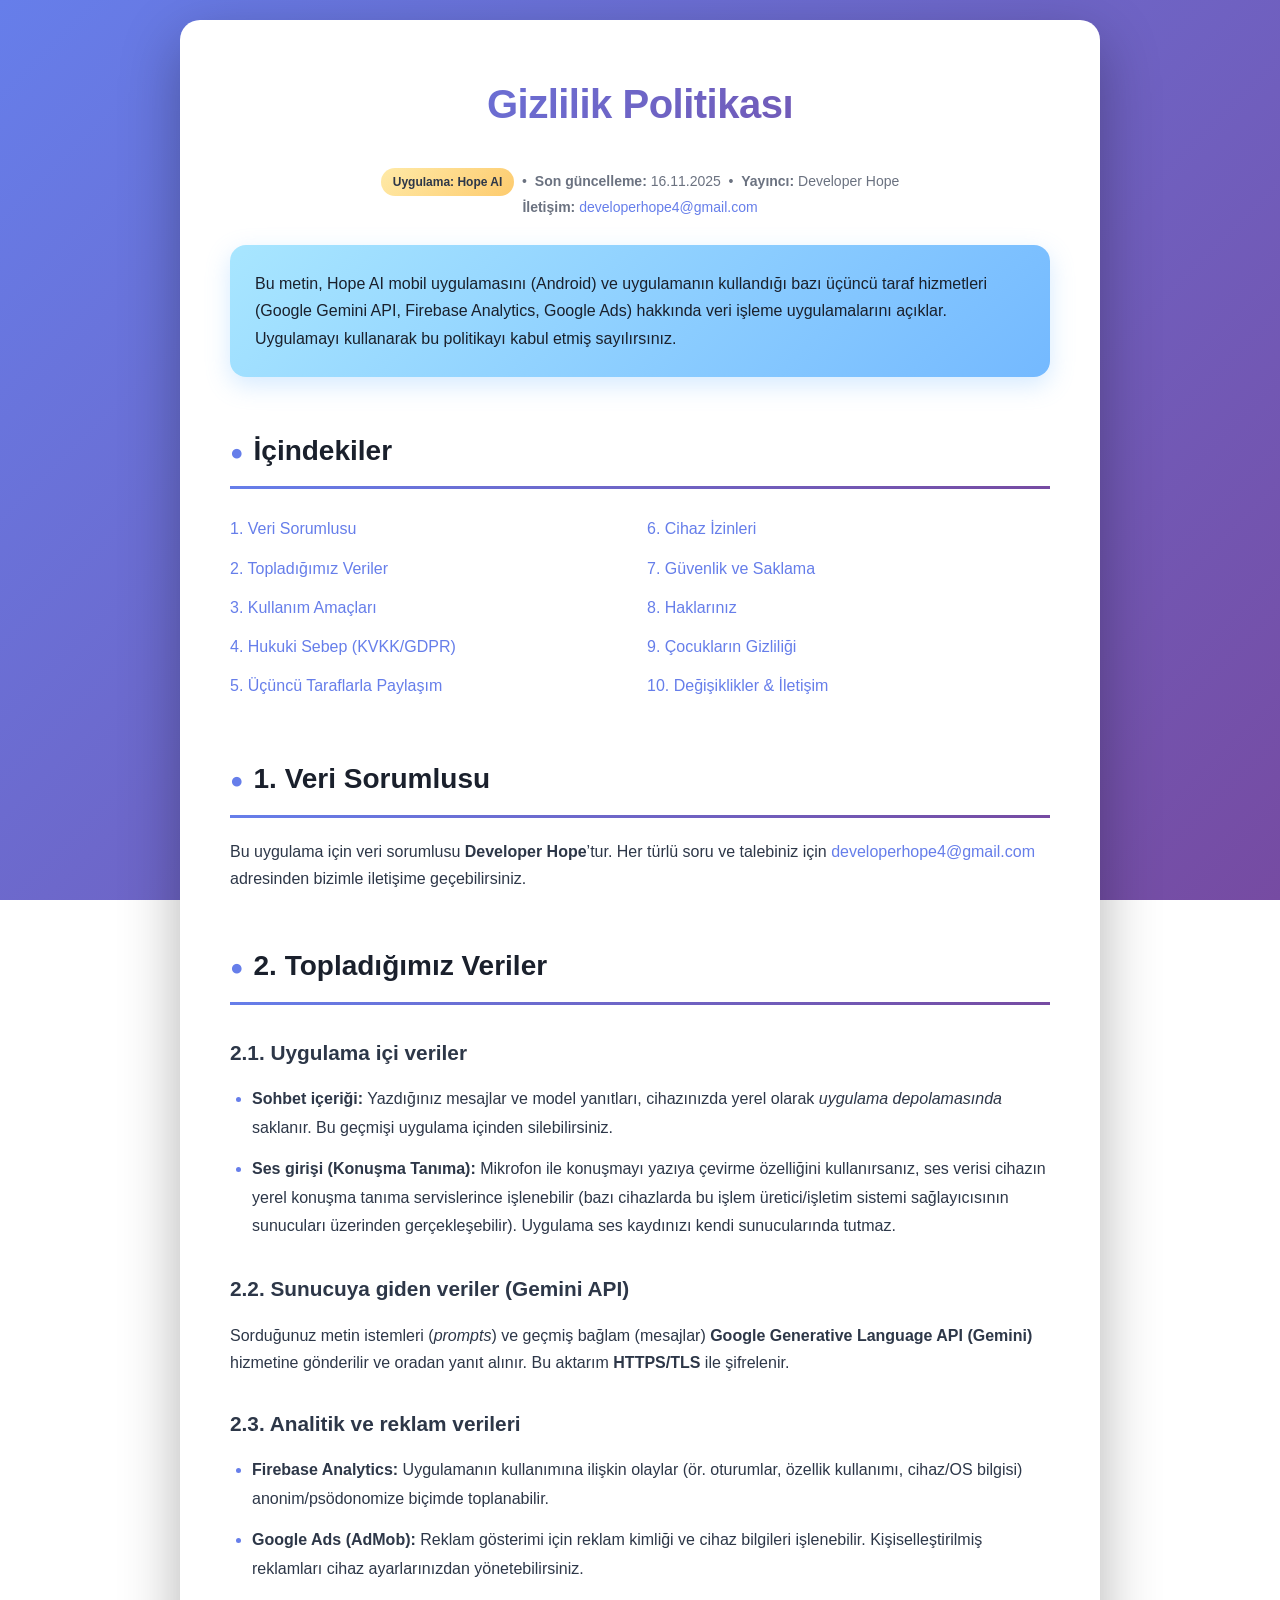
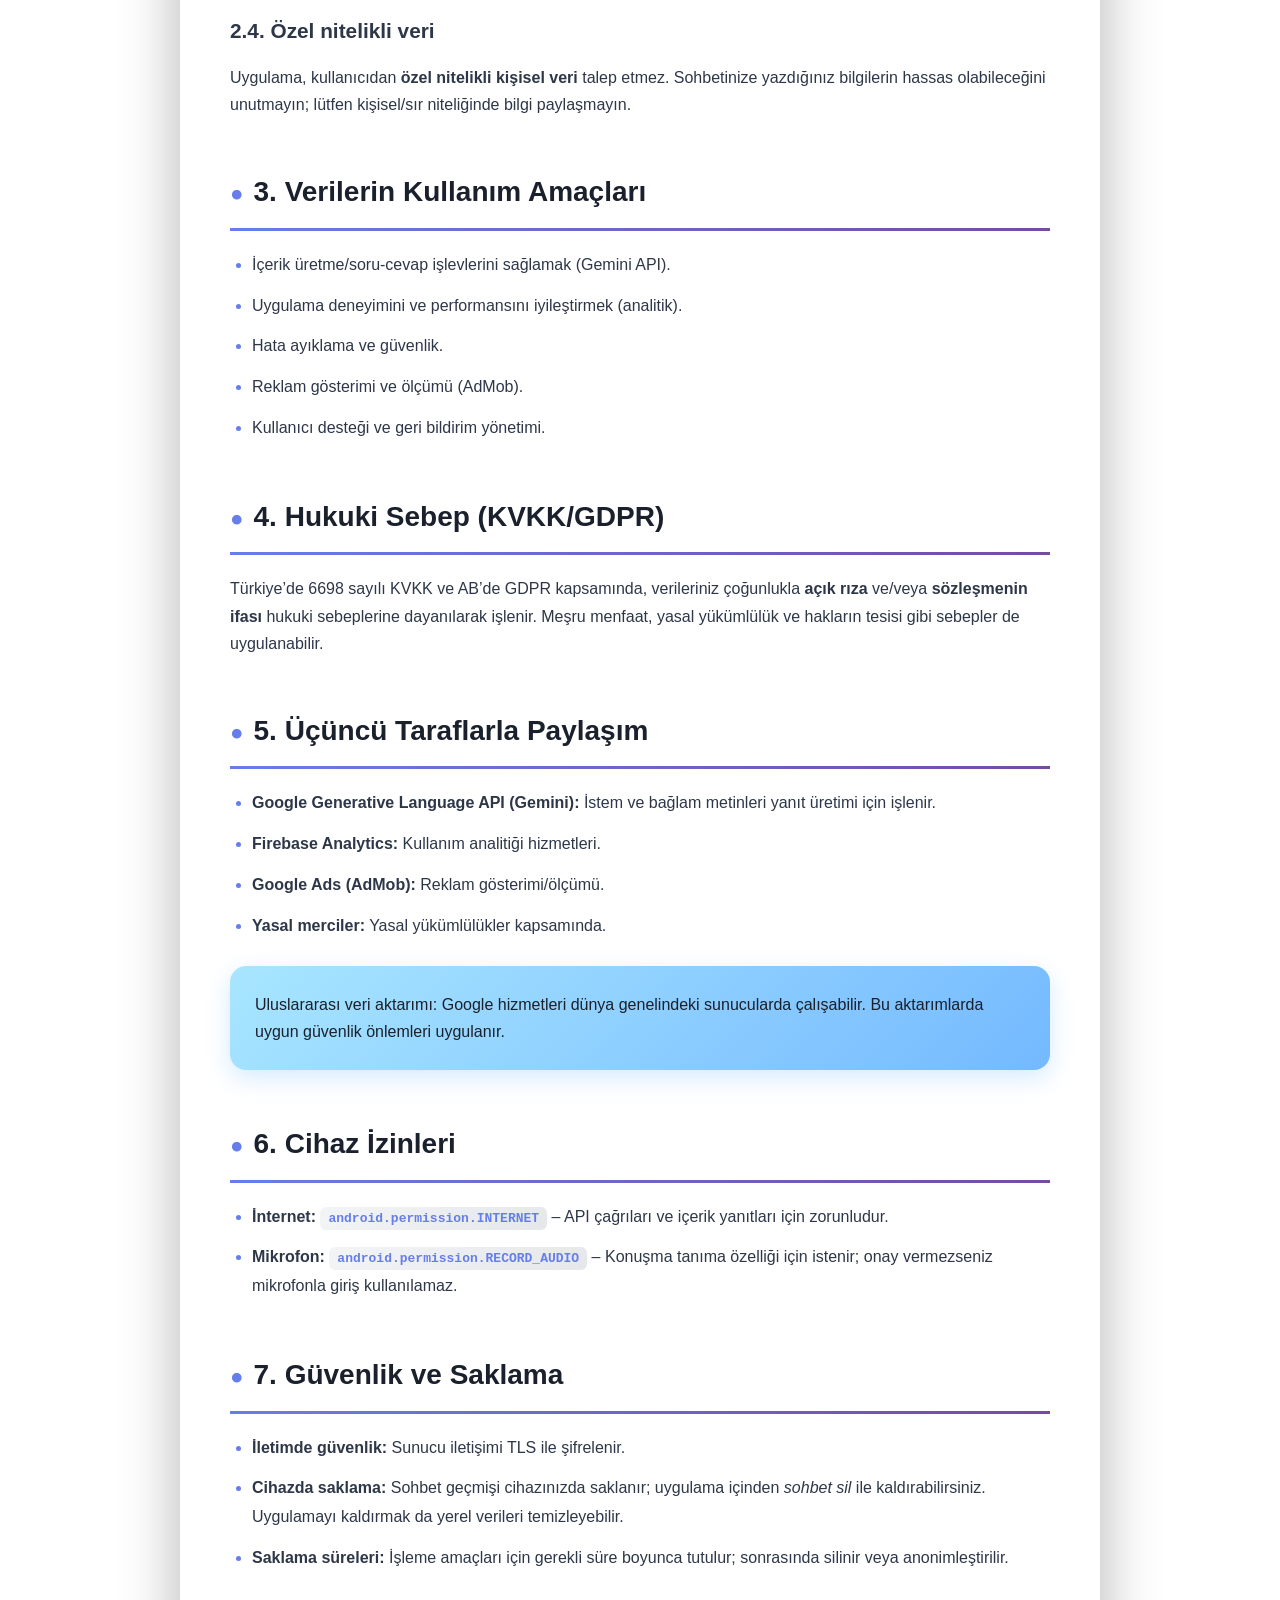
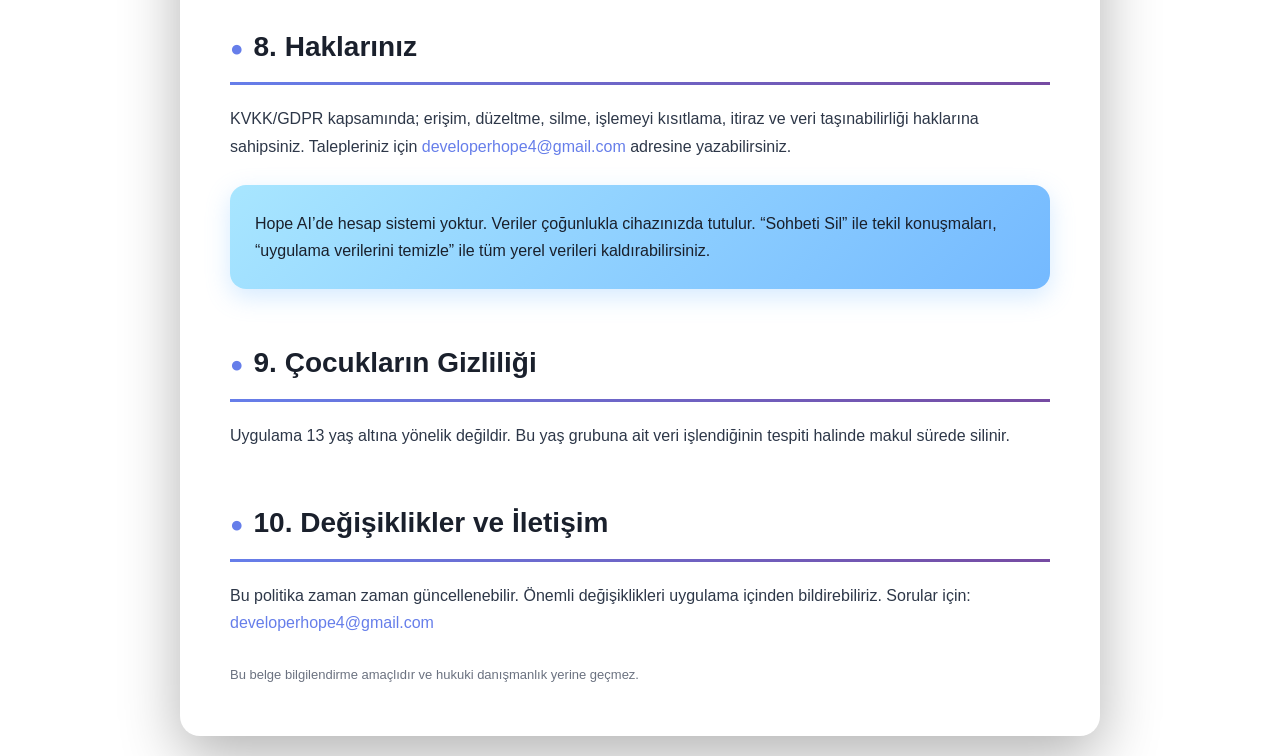
<file: docs/hopeai/privacypolicy.html>
<!DOCTYPE html>
<html lang="tr">
    <head>
        <meta charset="UTF-8" />
        <title>Gizlilik Politikası - Hope AI</title>
        <meta name="viewport" content="width=device-width, initial-scale=1" />
        <style>
            * {
                box-sizing: border-box;
                margin: 0;
                padding: 0;
            }
            body {
                font-family: -apple-system, BlinkMacSystemFont, 'Segoe UI',
                    'Roboto', 'Oxygen', 'Ubuntu', 'Cantarell', 'Fira Sans',
                    'Droid Sans', 'Helvetica Neue', sans-serif;
                background: linear-gradient(135deg, #667eea 0%, #764ba2 100%);
                background-attachment: fixed;
                color: #2d3748;
                margin: 0;
                line-height: 1.7;
                padding: 20px;
                min-height: 100vh;
            }
            .container {
                max-width: 920px;
                margin: 0 auto;
            }
            .card {
                background: #ffffff;
                border-radius: 20px;
                padding: 50px;
                box-shadow: 0 20px 60px rgba(0, 0, 0, 0.3);
                animation: fadeIn 0.6s ease-in;
            }
            @keyframes fadeIn {
                from {
                    opacity: 0;
                    transform: translateY(20px);
                }
                to {
                    opacity: 1;
                    transform: translateY(0);
                }
            }
            h1 {
                text-align: center;
                font-size: 2.5em;
                font-weight: 700;
                background: linear-gradient(135deg, #667eea 0%, #764ba2 100%);
                -webkit-background-clip: text;
                -webkit-text-fill-color: transparent;
                background-clip: text;
                margin-bottom: 30px;
                letter-spacing: -0.5px;
            }
            .meta {
                color: #6b7280;
                font-size: 14px;
                margin-bottom: 25px;
                text-align: center;
            }
            h2 {
                color: #1a202c;
                font-size: 1.75em;
                font-weight: 600;
                margin-top: 50px;
                margin-bottom: 20px;
                padding-bottom: 12px;
                border-bottom: 3px solid transparent;
                border-image: linear-gradient(90deg, #667eea, #764ba2);
                border-image-slice: 1;
                position: relative;
            }
            h2::before {
                content: '●';
                color: #667eea;
                margin-right: 10px;
                font-size: 0.8em;
            }
            h3 {
                color: #2d3748;
                font-size: 1.3em;
                font-weight: 600;
                margin-top: 30px;
                margin-bottom: 15px;
            }
            p {
                margin: 10px 0;
            }
            ul {
                margin: 8px 0 16px 22px;
            }
            li {
                margin: 6px 0;
            }
            a {
                color: #667eea;
                text-decoration: none;
                font-weight: 500;
                position: relative;
                transition: all 0.3s ease;
            }
            a:hover {
                color: #764ba2;
                text-decoration: none;
            }
            a::after {
                content: '';
                position: absolute;
                width: 0;
                height: 2px;
                bottom: -2px;
                left: 0;
                background: linear-gradient(90deg, #667eea, #764ba2);
                transition: width 0.3s ease;
            }
            a:hover::after {
                width: 100%;
            }
            .badge {
                display: inline-block;
                font-size: 12px;
                padding: 4px 12px;
                border-radius: 999px;
                background: linear-gradient(135deg, #ffeaa7 0%, #fdcb6e 100%);
                color: #2d3748;
                font-weight: 600;
            }
            .grid {
                display: grid;
                gap: 14px;
            }
            @media (min-width: 900px) {
                .grid.cols-2 {
                    grid-template-columns: 1fr 1fr;
                }
            }
            .callout {
                background: linear-gradient(135deg, #a8e6ff 0%, #74b9ff 100%);
                padding: 25px;
                border-radius: 16px;
                margin: 25px 0;
                box-shadow: 0 8px 25px rgba(116, 185, 255, 0.3);
                border: none;
                transition: transform 0.3s ease, box-shadow 0.3s ease;
                color: #1a202c;
            }
            .callout:hover {
                transform: translateY(-2px);
                box-shadow: 0 12px 35px rgba(116, 185, 255, 0.4);
            }
            .footer {
                margin-top: 28px;
                font-size: 13px;
                color: #6b7280;
            }
            .toc a {
                display: block;
                padding: 6px 0;
            }
            code {
                background: linear-gradient(135deg, #f3f4f6 0%, #e5e7eb 100%);
                padding: 4px 8px;
                border-radius: 6px;
                color: #667eea;
                font-weight: 600;
            }
            ul li {
                margin-bottom: 12px;
                line-height: 1.8;
                position: relative;
                transition: transform 0.2s ease;
            }
            ul li::marker {
                color: #667eea;
                font-weight: bold;
            }
            ul li:hover {
                transform: translateX(5px);
            }
            @media (max-width: 768px) {
                body {
                    padding: 10px;
                }
                .card {
                    padding: 30px 20px;
                    border-radius: 15px;
                }
                h1 {
                    font-size: 2em;
                }
                h2 {
                    font-size: 1.4em;
                }
                h3 {
                    font-size: 1.15em;
                }
            }
            html {
                scroll-behavior: smooth;
            }
        </style>
    </head>
    <body>
        <div class="container">
            <article class="card">
                <header>
                    <h1>Gizlilik Politikası</h1>
                    <div class="meta">
                        <span class="badge">Uygulama: Hope AI</span>
                        &nbsp;•&nbsp;
                        <strong>Son güncelleme:</strong> 16.11.2025
                        &nbsp;•&nbsp; <strong>Yayıncı:</strong> Developer Hope
                        <br />
                        <strong>İletişim:</strong>
                        <a href="mailto:developerhope4@gmail.com"
                            >developerhope4@gmail.com</a
                        >
                    </div>
                    <div class="callout">
                        Bu metin, Hope AI mobil uygulamasını (Android) ve
                        uygulamanın kullandığı bazı üçüncü taraf hizmetleri
                        (Google Gemini API, Firebase Analytics, Google Ads)
                        hakkında veri işleme uygulamalarını açıklar. Uygulamayı
                        kullanarak bu politikayı kabul etmiş sayılırsınız.
                    </div>
                </header>

                <section class="toc">
                    <h2>İçindekiler</h2>
                    <div class="grid cols-2">
                        <div>
                            <a href="#veri-sorumlusu">1. Veri Sorumlusu</a>
                            <a href="#toplanan-veriler"
                                >2. Topladığımız Veriler</a
                            >
                            <a href="#kullanim-amaclari"
                                >3. Kullanım Amaçları</a
                            >
                            <a href="#hukuki-sebep"
                                >4. Hukuki Sebep (KVKK/GDPR)</a
                            >
                            <a href="#ucuncu-taraflar"
                                >5. Üçüncü Taraflarla Paylaşım</a
                            >
                        </div>
                        <div>
                            <a href="#izinler">6. Cihaz İzinleri</a>
                            <a href="#guvenlik-saklama"
                                >7. Güvenlik ve Saklama</a
                            >
                            <a href="#haklariniz">8. Haklarınız</a>
                            <a href="#cocuklar">9. Çocukların Gizliliği</a>
                            <a href="#degisiklikler-iletisim"
                                >10. Değişiklikler & İletişim</a
                            >
                        </div>
                    </div>
                </section>

                <section id="veri-sorumlusu">
                    <h2>1. Veri Sorumlusu</h2>
                    <p>
                        Bu uygulama için veri sorumlusu
                        <strong>Developer Hope</strong>’tur. Her türlü soru ve
                        talebiniz için
                        <a href="mailto:developerhope4@gmail.com"
                            >developerhope4@gmail.com</a
                        >
                        adresinden bizimle iletişime geçebilirsiniz.
                    </p>
                </section>

                <section id="toplanan-veriler">
                    <h2>2. Topladığımız Veriler</h2>

                    <h3>2.1. Uygulama içi veriler</h3>
                    <ul>
                        <li>
                            <strong>Sohbet içeriği:</strong> Yazdığınız mesajlar
                            ve model yanıtları, cihazınızda yerel olarak
                            <em>uygulama depolamasında</em>
                            saklanır. Bu geçmişi uygulama içinden
                            silebilirsiniz.
                        </li>
                        <li>
                            <strong>Ses girişi (Konuşma Tanıma):</strong>
                            Mikrofon ile konuşmayı yazıya çevirme özelliğini
                            kullanırsanız, ses verisi cihazın yerel konuşma
                            tanıma servislerince işlenebilir (bazı cihazlarda bu
                            işlem üretici/işletim sistemi sağlayıcısının
                            sunucuları üzerinden gerçekleşebilir). Uygulama ses
                            kaydınızı kendi sunucularında tutmaz.
                        </li>
                    </ul>

                    <h3>2.2. Sunucuya giden veriler (Gemini API)</h3>
                    <p>
                        Sorduğunuz metin istemleri (<em>prompts</em>) ve geçmiş
                        bağlam (mesajlar)
                        <strong>Google Generative Language API (Gemini)</strong>
                        hizmetine gönderilir ve oradan yanıt alınır. Bu aktarım
                        <strong>HTTPS/TLS</strong> ile şifrelenir.
                    </p>

                    <h3>2.3. Analitik ve reklam verileri</h3>
                    <ul>
                        <li>
                            <strong>Firebase Analytics:</strong> Uygulamanın
                            kullanımına ilişkin olaylar (ör. oturumlar, özellik
                            kullanımı, cihaz/OS bilgisi) anonim/psödonomize
                            biçimde toplanabilir.
                        </li>
                        <li>
                            <strong>Google Ads (AdMob):</strong> Reklam
                            gösterimi için reklam kimliği ve cihaz bilgileri
                            işlenebilir. Kişiselleştirilmiş reklamları cihaz
                            ayarlarınızdan yönetebilirsiniz.
                        </li>
                    </ul>

                    <h3>2.4. Özel nitelikli veri</h3>
                    <p>
                        Uygulama, kullanıcıdan
                        <strong>özel nitelikli kişisel veri</strong>
                        talep etmez. Sohbetinize yazdığınız bilgilerin hassas
                        olabileceğini unutmayın; lütfen kişisel/sır niteliğinde
                        bilgi paylaşmayın.
                    </p>
                </section>

                <section id="kullanim-amaclari">
                    <h2>3. Verilerin Kullanım Amaçları</h2>
                    <ul>
                        <li>
                            İçerik üretme/soru-cevap işlevlerini sağlamak
                            (Gemini API).
                        </li>
                        <li>
                            Uygulama deneyimini ve performansını iyileştirmek
                            (analitik).
                        </li>
                        <li>Hata ayıklama ve güvenlik.</li>
                        <li>Reklam gösterimi ve ölçümü (AdMob).</li>
                        <li>Kullanıcı desteği ve geri bildirim yönetimi.</li>
                    </ul>
                </section>

                <section id="hukuki-sebep">
                    <h2>4. Hukuki Sebep (KVKK/GDPR)</h2>
                    <p>
                        Türkiye’de 6698 sayılı KVKK ve AB’de GDPR kapsamında,
                        verileriniz çoğunlukla
                        <strong>açık rıza</strong> ve/veya
                        <strong>sözleşmenin ifası</strong> hukuki sebeplerine
                        dayanılarak işlenir. Meşru menfaat, yasal yükümlülük ve
                        hakların tesisi gibi sebepler de uygulanabilir.
                    </p>
                </section>

                <section id="ucuncu-taraflar">
                    <h2>5. Üçüncü Taraflarla Paylaşım</h2>
                    <ul>
                        <li>
                            <strong
                                >Google Generative Language API
                                (Gemini):</strong
                            >
                            İstem ve bağlam metinleri yanıt üretimi için
                            işlenir.
                        </li>
                        <li>
                            <strong>Firebase Analytics:</strong> Kullanım
                            analitiği hizmetleri.
                        </li>
                        <li>
                            <strong>Google Ads (AdMob):</strong> Reklam
                            gösterimi/ölçümü.
                        </li>
                        <li>
                            <strong>Yasal merciler:</strong> Yasal yükümlülükler
                            kapsamında.
                        </li>
                    </ul>
                    <p class="callout">
                        Uluslararası veri aktarımı: Google hizmetleri dünya
                        genelindeki sunucularda çalışabilir. Bu aktarımlarda
                        uygun güvenlik önlemleri uygulanır.
                    </p>
                </section>

                <section id="izinler">
                    <h2>6. Cihaz İzinleri</h2>
                    <ul>
                        <li>
                            <strong>İnternet:</strong>
                            <code>android.permission.INTERNET</code>
                            – API çağrıları ve içerik yanıtları için zorunludur.
                        </li>
                        <li>
                            <strong>Mikrofon:</strong>
                            <code>android.permission.RECORD_AUDIO</code>
                            – Konuşma tanıma özelliği için istenir; onay
                            vermezseniz mikrofonla giriş kullanılamaz.
                        </li>
                    </ul>
                </section>

                <section id="guvenlik-saklama">
                    <h2>7. Güvenlik ve Saklama</h2>
                    <ul>
                        <li>
                            <strong>İletimde güvenlik:</strong> Sunucu iletişimi
                            TLS ile şifrelenir.
                        </li>
                        <li>
                            <strong>Cihazda saklama:</strong> Sohbet geçmişi
                            cihazınızda saklanır; uygulama içinden
                            <em>sohbet sil</em> ile kaldırabilirsiniz.
                            Uygulamayı kaldırmak da yerel verileri
                            temizleyebilir.
                        </li>
                        <li>
                            <strong>Saklama süreleri:</strong> İşleme amaçları
                            için gerekli süre boyunca tutulur; sonrasında
                            silinir veya anonimleştirilir.
                        </li>
                    </ul>
                </section>

                <section id="haklariniz">
                    <h2>8. Haklarınız</h2>
                    <p>
                        KVKK/GDPR kapsamında; erişim, düzeltme, silme, işlemeyi
                        kısıtlama, itiraz ve veri taşınabilirliği haklarına
                        sahipsiniz. Talepleriniz için
                        <a href="mailto:developerhope4@gmail.com"
                            >developerhope4@gmail.com</a
                        >
                        adresine yazabilirsiniz.
                    </p>
                    <p class="callout">
                        Hope AI’de hesap sistemi yoktur. Veriler çoğunlukla
                        cihazınızda tutulur. “Sohbeti Sil” ile tekil
                        konuşmaları, “uygulama verilerini temizle” ile tüm yerel
                        verileri kaldırabilirsiniz.
                    </p>
                </section>

                <section id="cocuklar">
                    <h2>9. Çocukların Gizliliği</h2>
                    <p>
                        Uygulama 13 yaş altına yönelik değildir. Bu yaş grubuna
                        ait veri işlendiğinin tespiti halinde makul sürede
                        silinir.
                    </p>
                </section>

                <section id="degisiklikler-iletisim">
                    <h2>10. Değişiklikler ve İletişim</h2>
                    <p>
                        Bu politika zaman zaman güncellenebilir. Önemli
                        değişiklikleri uygulama içinden bildirebiliriz. Sorular
                        için:
                        <a href="mailto:developerhope4@gmail.com"
                            >developerhope4@gmail.com</a
                        >
                    </p>
                    <div class="footer">
                        Bu belge bilgilendirme amaçlıdır ve hukuki danışmanlık
                        yerine geçmez.
                    </div>
                </section>
            </article>
        </div>
    </body>
</html>
</file>
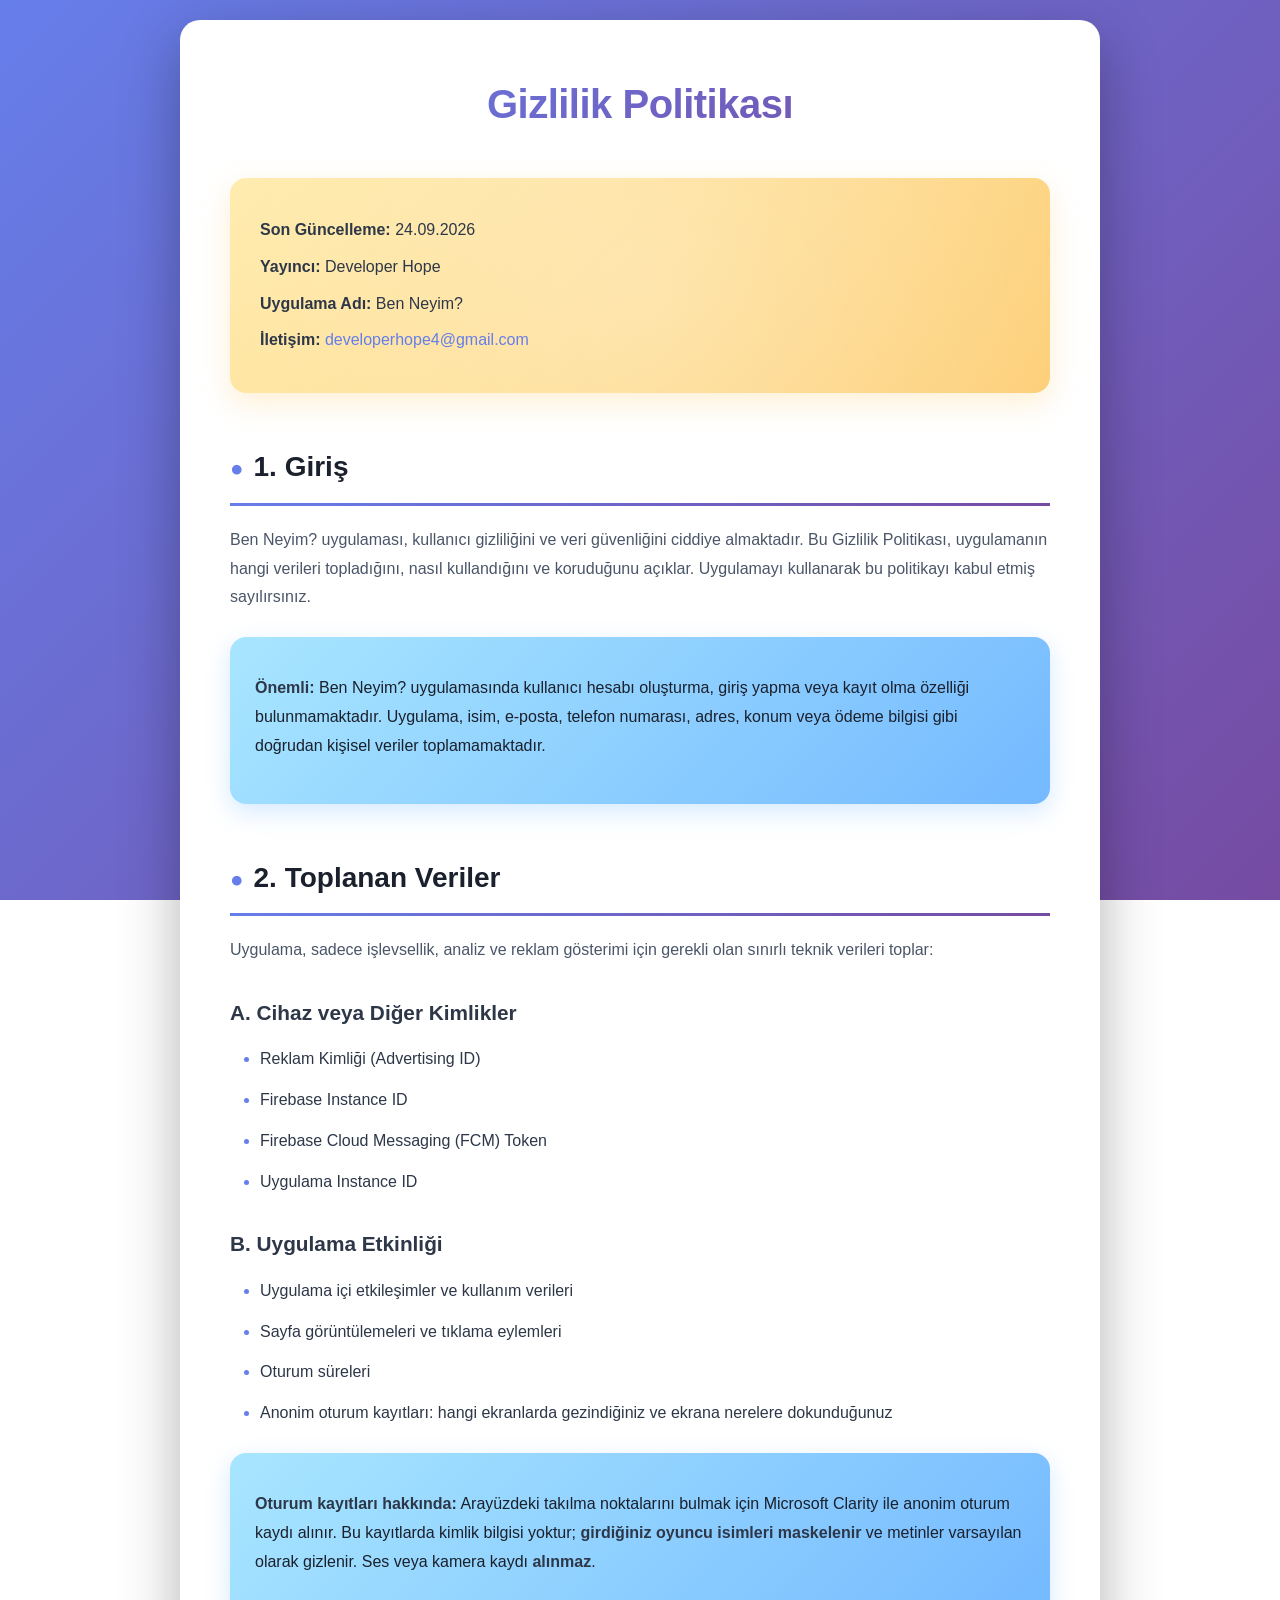
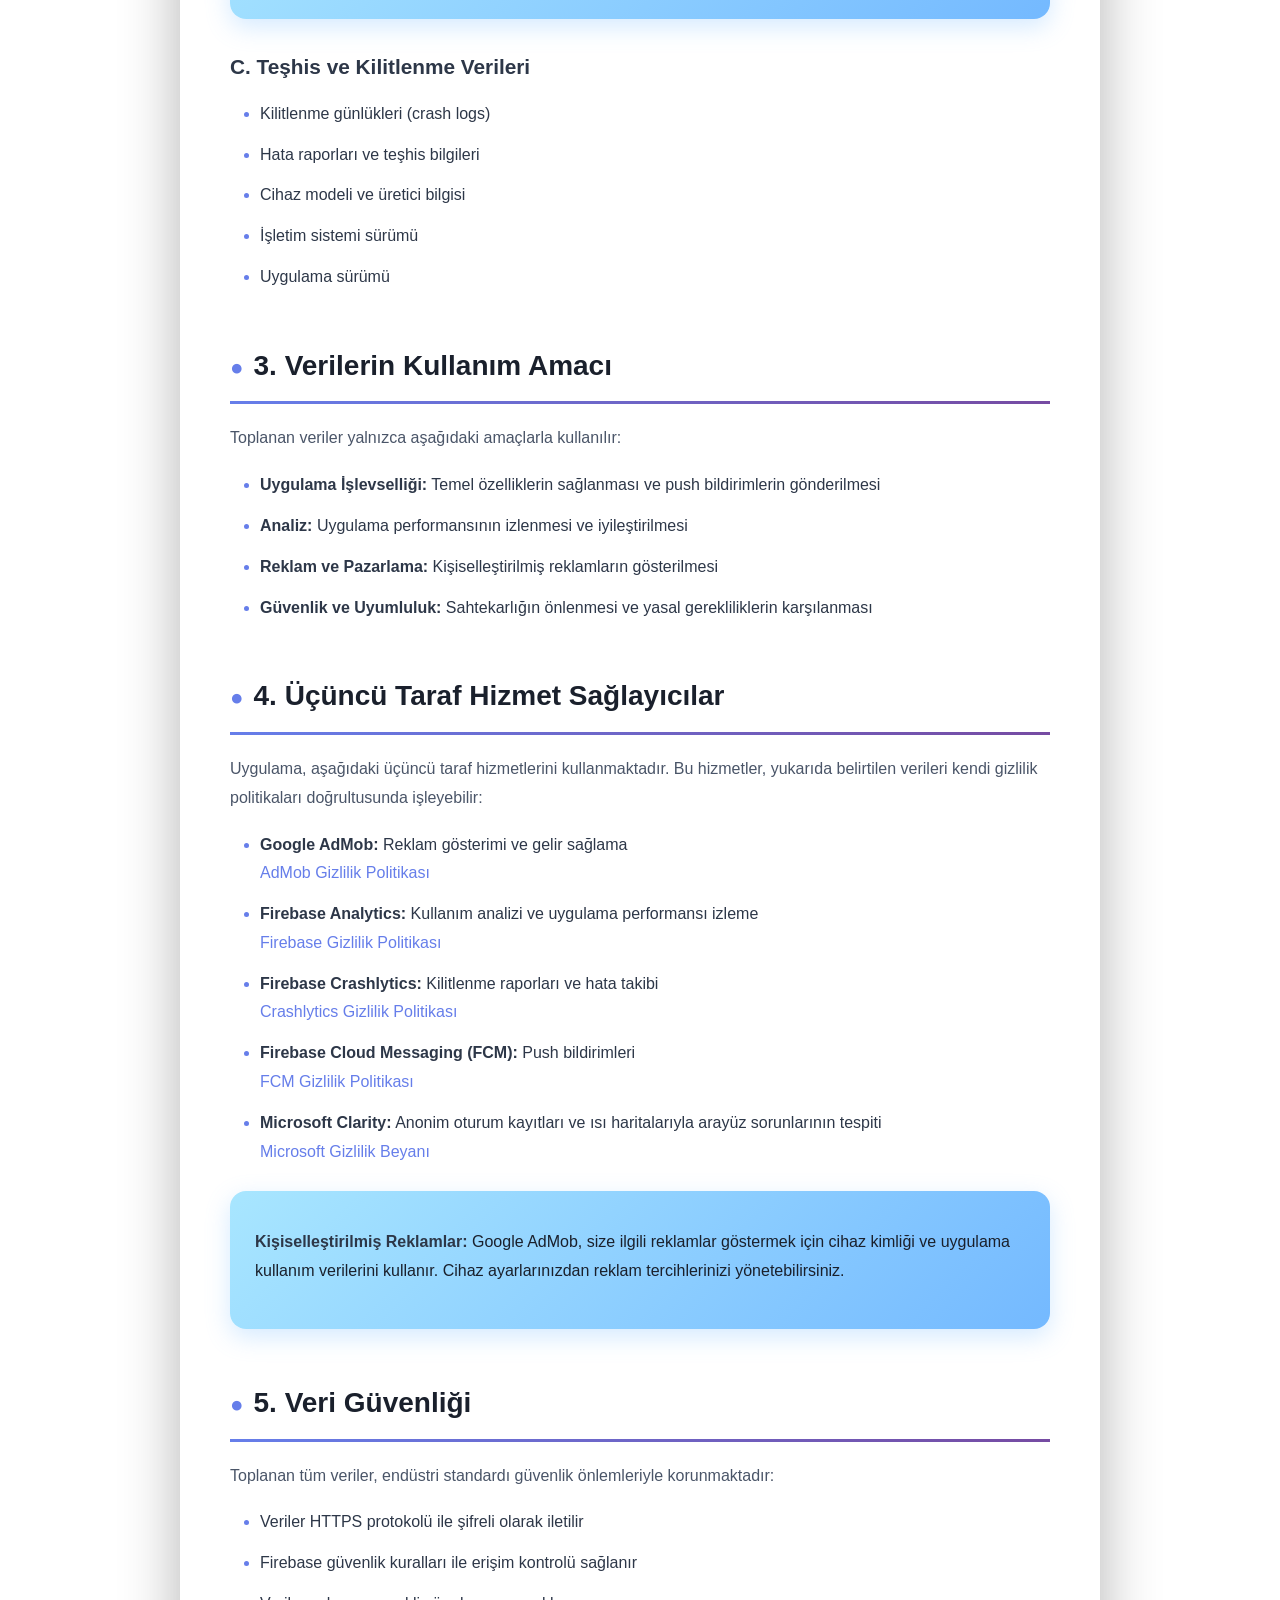
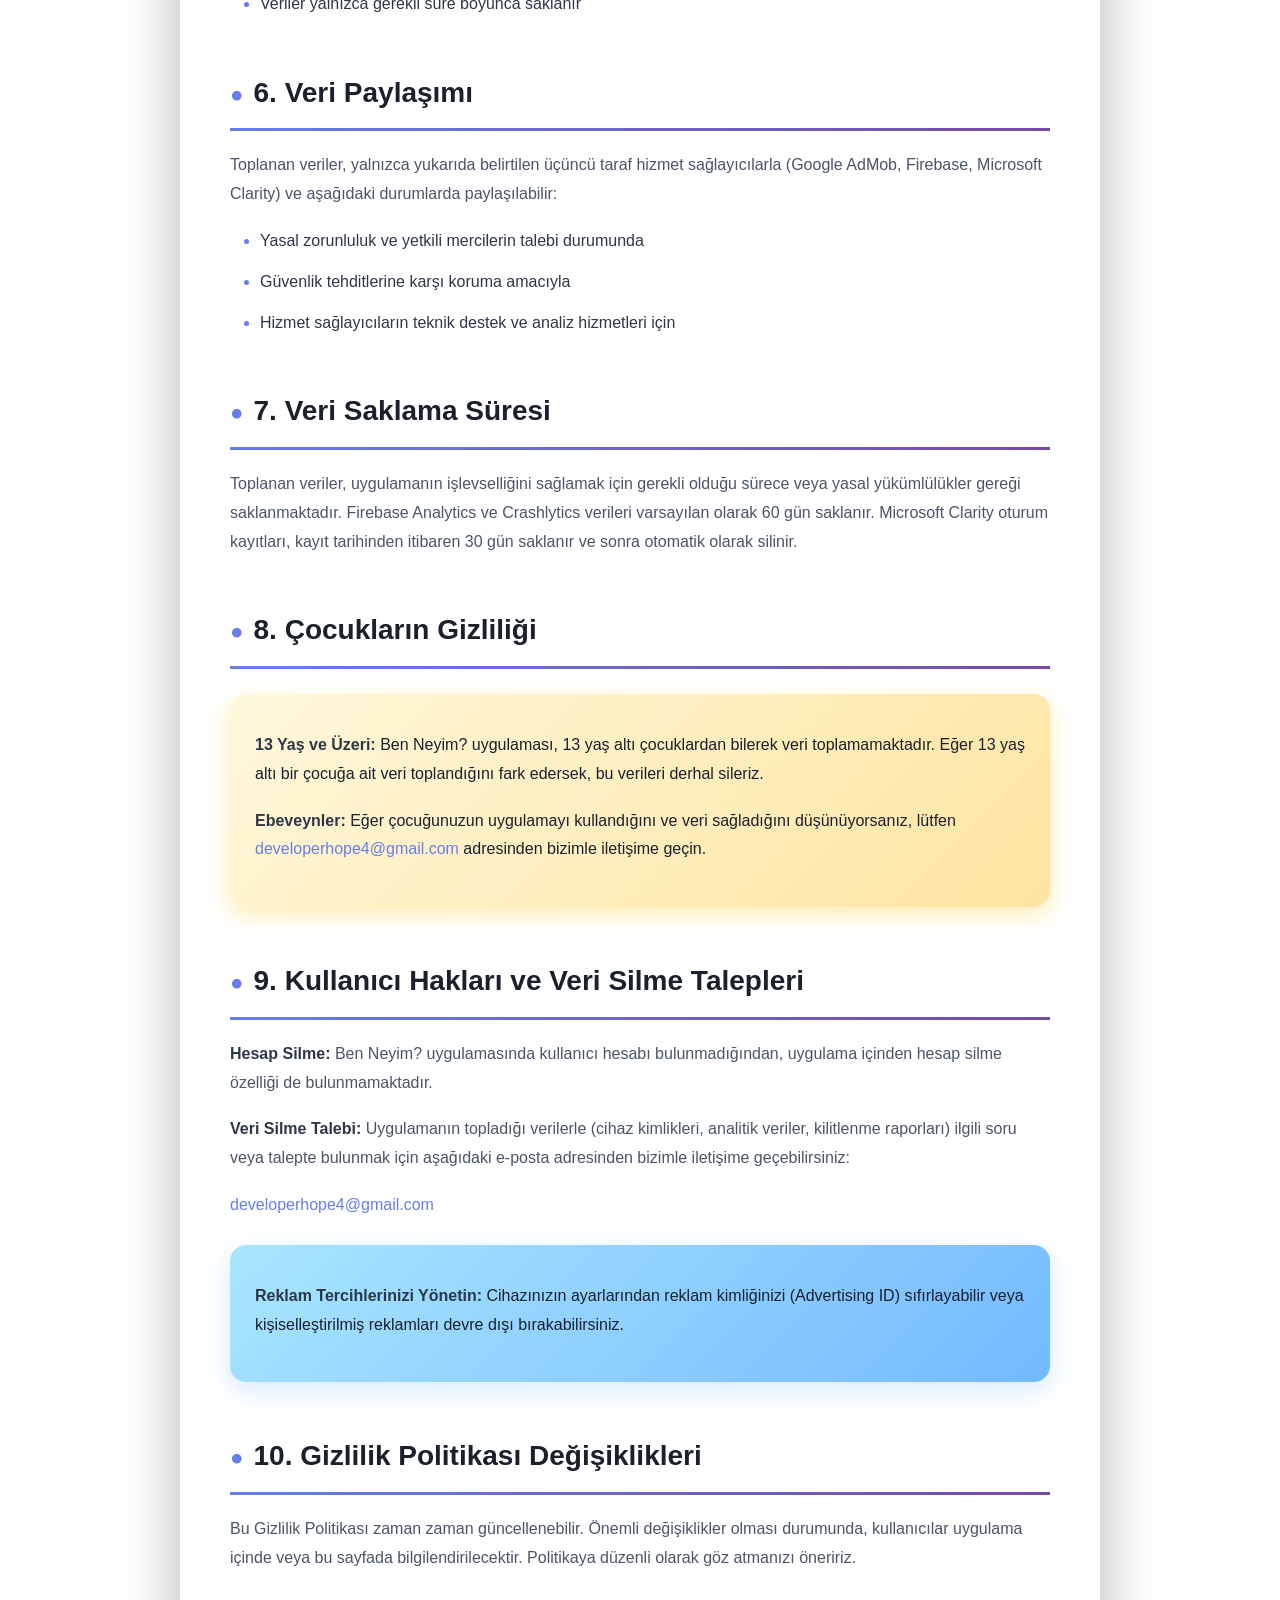
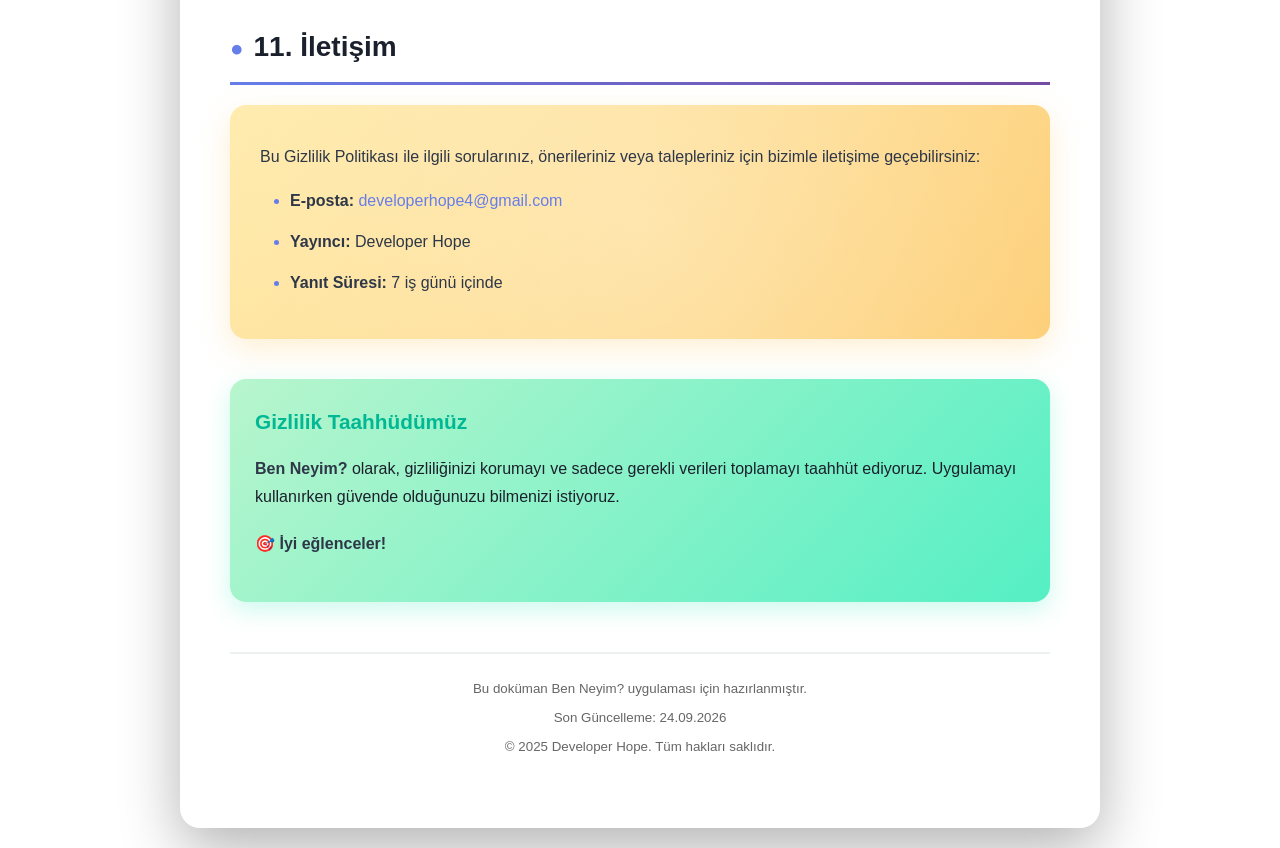
<file: docs/whatami/privacypolicy.html>
<!DOCTYPE html>
<html lang="tr">
    <head>
        <meta charset="UTF-8" />
        <meta name="viewport" content="width=device-width, initial-scale=1.0" />
        <title>Gizlilik Politikası - Ben Neyim?</title>
        <style>
            * {
                box-sizing: border-box;
                margin: 0;
                padding: 0;
            }

            body {
                font-family: -apple-system, BlinkMacSystemFont, 'Segoe UI',
                    'Roboto', 'Oxygen', 'Ubuntu', 'Cantarell', 'Fira Sans',
                    'Droid Sans', 'Helvetica Neue', sans-serif;
                background: linear-gradient(135deg, #667eea 0%, #764ba2 100%);
                background-attachment: fixed;
                color: #2d3748;
                line-height: 1.7;
                padding: 20px;
                min-height: 100vh;
            }

            .container {
                max-width: 920px;
                margin: 0 auto;
                background: #ffffff;
                padding: 50px;
                border-radius: 20px;
                box-shadow: 0 20px 60px rgba(0, 0, 0, 0.3);
                animation: fadeIn 0.6s ease-in;
            }

            @keyframes fadeIn {
                from {
                    opacity: 0;
                    transform: translateY(20px);
                }
                to {
                    opacity: 1;
                    transform: translateY(0);
                }
            }

            h1 {
                text-align: center;
                font-size: 2.5em;
                font-weight: 700;
                background: linear-gradient(135deg, #667eea 0%, #764ba2 100%);
                -webkit-background-clip: text;
                -webkit-text-fill-color: transparent;
                background-clip: text;
                margin-bottom: 40px;
                letter-spacing: -0.5px;
            }

            h2 {
                color: #1a202c;
                font-size: 1.75em;
                font-weight: 600;
                margin-top: 50px;
                margin-bottom: 20px;
                padding-bottom: 12px;
                border-bottom: 3px solid transparent;
                border-image: linear-gradient(90deg, #667eea, #764ba2);
                border-image-slice: 1;
                position: relative;
            }

            h2::before {
                content: '●';
                color: #667eea;
                margin-right: 10px;
                font-size: 0.8em;
            }

            h3 {
                color: #2d3748;
                font-size: 1.3em;
                font-weight: 600;
                margin-top: 30px;
                margin-bottom: 15px;
            }

            ul {
                padding-left: 30px;
                margin-top: 15px;
            }

            ul li {
                margin-bottom: 12px;
                line-height: 1.8;
                position: relative;
            }

            ul li::marker {
                color: #667eea;
                font-weight: bold;
            }

            a {
                color: #667eea;
                text-decoration: none;
                font-weight: 500;
                position: relative;
                transition: all 0.3s ease;
            }

            a:hover {
                color: #764ba2;
                text-decoration: none;
            }

            a::after {
                content: '';
                position: absolute;
                width: 0;
                height: 2px;
                bottom: -2px;
                left: 0;
                background: linear-gradient(90deg, #667eea, #764ba2);
                transition: width 0.3s ease;
            }

            a:hover::after {
                width: 100%;
            }

            p {
                margin-top: 12px;
                margin-bottom: 18px;
                line-height: 1.8;
                color: #4a5568;
            }

            strong {
                color: #2d3748;
                font-weight: 600;
            }

            .app-info {
                background: linear-gradient(135deg, #ffeaa7 0%, #fdcb6e 100%);
                padding: 30px;
                border-radius: 16px;
                margin-bottom: 40px;
                box-shadow: 0 10px 30px rgba(253, 203, 110, 0.3);
                border: none;
                position: relative;
                overflow: hidden;
            }

            .app-info::before {
                content: '';
                position: absolute;
                top: -50%;
                right: -50%;
                width: 200%;
                height: 200%;
                background: radial-gradient(
                    circle,
                    rgba(255, 255, 255, 0.3) 0%,
                    transparent 70%
                );
                animation: shimmer 3s infinite;
            }

            @keyframes shimmer {
                0%,
                100% {
                    transform: translate(0, 0);
                }
                50% {
                    transform: translate(10px, 10px);
                }
            }

            .app-info p {
                color: #2d3748;
                margin: 8px 0;
                position: relative;
                z-index: 1;
            }

            .app-info ul {
                position: relative;
                z-index: 1;
            }

            .highlight {
                background: linear-gradient(135deg, #a8e6ff 0%, #74b9ff 100%);
                padding: 25px;
                border-radius: 16px;
                margin: 25px 0;
                box-shadow: 0 8px 25px rgba(116, 185, 255, 0.3);
                border: none;
                transition: transform 0.3s ease, box-shadow 0.3s ease;
            }

            .highlight:hover {
                transform: translateY(-2px);
                box-shadow: 0 12px 35px rgba(116, 185, 255, 0.4);
            }

            .highlight p {
                color: #1a202c;
            }

            .warning {
                background: linear-gradient(135deg, #fff8dc 0%, #ffe4a0 100%);
                padding: 25px;
                border-radius: 16px;
                margin: 25px 0;
                box-shadow: 0 8px 25px rgba(255, 193, 7, 0.3);
                border: none;
                transition: transform 0.3s ease, box-shadow 0.3s ease;
            }

            .warning:hover {
                transform: translateY(-2px);
                box-shadow: 0 12px 35px rgba(255, 193, 7, 0.4);
            }

            .warning p {
                color: #1a202c;
            }

            .success {
                background: linear-gradient(135deg, #b8f5cd 0%, #55efc4 100%);
                padding: 25px;
                border-radius: 16px;
                margin: 25px 0;
                box-shadow: 0 8px 25px rgba(85, 239, 196, 0.3);
                border: none;
                transition: transform 0.3s ease, box-shadow 0.3s ease;
            }

            .success:hover {
                transform: translateY(-2px);
                box-shadow: 0 12px 35px rgba(85, 239, 196, 0.4);
            }

            .success p {
                color: #1a202c;
            }

            .success h3 {
                color: #00b894;
                margin-top: 0;
            }

            @media (max-width: 768px) {
                body {
                    padding: 10px;
                }

                .container {
                    padding: 30px 20px;
                    border-radius: 15px;
                }

                h1 {
                    font-size: 2em;
                }

                h2 {
                    font-size: 1.4em;
                }

                h3 {
                    font-size: 1.15em;
                }
            }

            /* Scroll animasyonu için */
            html {
                scroll-behavior: smooth;
            }

            /* Liste öğeleri için hover efekti */
            ul li {
                transition: transform 0.2s ease;
            }

            ul li:hover {
                transform: translateX(5px);
            }
        </style>
    </head>
    <body>
        <div class="container">
            <h1>Gizlilik Politikası</h1>

            <div class="app-info">
                <p><strong>Son Güncelleme:</strong> 24.09.2026</p>
                <p><strong>Yayıncı:</strong> Developer Hope</p>
                <p><strong>Uygulama Adı:</strong> Ben Neyim?</p>
                <p>
                    <strong>İletişim:</strong>
                    <a href="mailto:developerhope4@gmail.com"
                        >developerhope4@gmail.com</a
                    >
                </p>
            </div>

            <h2>1. Giriş</h2>
            <p>
                Ben Neyim? uygulaması, kullanıcı gizliliğini ve veri güvenliğini
                ciddiye almaktadır. Bu Gizlilik Politikası, uygulamanın hangi
                verileri topladığını, nasıl kullandığını ve koruduğunu açıklar.
                Uygulamayı kullanarak bu politikayı kabul etmiş sayılırsınız.
            </p>

            <div class="highlight">
                <p>
                    <strong>Önemli:</strong> Ben Neyim? uygulamasında kullanıcı
                    hesabı oluşturma, giriş yapma veya kayıt olma özelliği
                    bulunmamaktadır. Uygulama, isim, e-posta, telefon numarası,
                    adres, konum veya ödeme bilgisi gibi doğrudan kişisel
                    veriler toplamamaktadır.
                </p>
            </div>

            <h2>2. Toplanan Veriler</h2>
            <p>
                Uygulama, sadece işlevsellik, analiz ve reklam gösterimi için
                gerekli olan sınırlı teknik verileri toplar:
            </p>

            <h3>A. Cihaz veya Diğer Kimlikler</h3>
            <ul>
                <li>Reklam Kimliği (Advertising ID)</li>
                <li>Firebase Instance ID</li>
                <li>Firebase Cloud Messaging (FCM) Token</li>
                <li>Uygulama Instance ID</li>
            </ul>

            <h3>B. Uygulama Etkinliği</h3>
            <ul>
                <li>Uygulama içi etkileşimler ve kullanım verileri</li>
                <li>Sayfa görüntülemeleri ve tıklama eylemleri</li>
                <li>Oturum süreleri</li>
                <li>
                    Anonim oturum kayıtları: hangi ekranlarda gezindiğiniz ve
                    ekrana nerelere dokunduğunuz
                </li>
            </ul>
            <div class="highlight">
                <p>
                    <strong>Oturum kayıtları hakkında:</strong> Arayüzdeki
                    takılma noktalarını bulmak için Microsoft Clarity ile anonim
                    oturum kaydı alınır. Bu kayıtlarda kimlik bilgisi yoktur;
                    <strong>girdiğiniz oyuncu isimleri maskelenir</strong> ve
                    metinler varsayılan olarak gizlenir. Ses veya kamera kaydı
                    <strong>alınmaz</strong>.
                </p>
            </div>

            <h3>C. Teşhis ve Kilitlenme Verileri</h3>
            <ul>
                <li>Kilitlenme günlükleri (crash logs)</li>
                <li>Hata raporları ve teşhis bilgileri</li>
                <li>Cihaz modeli ve üretici bilgisi</li>
                <li>İşletim sistemi sürümü</li>
                <li>Uygulama sürümü</li>
            </ul>

            <h2>3. Verilerin Kullanım Amacı</h2>
            <p>Toplanan veriler yalnızca aşağıdaki amaçlarla kullanılır:</p>
            <ul>
                <li>
                    <strong>Uygulama İşlevselliği:</strong> Temel özelliklerin
                    sağlanması ve push bildirimlerin gönderilmesi
                </li>
                <li>
                    <strong>Analiz:</strong> Uygulama performansının izlenmesi
                    ve iyileştirilmesi
                </li>
                <li>
                    <strong>Reklam ve Pazarlama:</strong> Kişiselleştirilmiş
                    reklamların gösterilmesi
                </li>
                <li>
                    <strong>Güvenlik ve Uyumluluk:</strong> Sahtekarlığın
                    önlenmesi ve yasal gerekliliklerin karşılanması
                </li>
            </ul>

            <h2>4. Üçüncü Taraf Hizmet Sağlayıcılar</h2>
            <p>
                Uygulama, aşağıdaki üçüncü taraf hizmetlerini kullanmaktadır. Bu
                hizmetler, yukarıda belirtilen verileri kendi gizlilik
                politikaları doğrultusunda işleyebilir:
            </p>
            <ul>
                <li>
                    <strong>Google AdMob:</strong> Reklam gösterimi ve gelir
                    sağlama
                    <br />
                    <a
                        href="https://policies.google.com/privacy"
                        target="_blank"
                        >AdMob Gizlilik Politikası</a
                    >
                </li>
                <li>
                    <strong>Firebase Analytics:</strong> Kullanım analizi ve
                    uygulama performansı izleme
                    <br />
                    <a
                        href="https://firebase.google.com/support/privacy"
                        target="_blank"
                        >Firebase Gizlilik Politikası</a
                    >
                </li>
                <li>
                    <strong>Firebase Crashlytics:</strong> Kilitlenme raporları
                    ve hata takibi
                    <br />
                    <a
                        href="https://firebase.google.com/support/privacy"
                        target="_blank"
                        >Crashlytics Gizlilik Politikası</a
                    >
                </li>
                <li>
                    <strong>Firebase Cloud Messaging (FCM):</strong> Push
                    bildirimleri
                    <br />
                    <a
                        href="https://firebase.google.com/support/privacy"
                        target="_blank"
                        >FCM Gizlilik Politikası</a
                    >
                </li>
                <li>
                    <strong>Microsoft Clarity:</strong> Anonim oturum kayıtları
                    ve ısı haritalarıyla arayüz sorunlarının tespiti
                    <br />
                    <a
                        href="https://privacy.microsoft.com/privacystatement"
                        target="_blank"
                        >Microsoft Gizlilik Beyanı</a
                    >
                </li>
            </ul>

            <div class="highlight">
                <p>
                    <strong>Kişiselleştirilmiş Reklamlar:</strong> Google AdMob,
                    size ilgili reklamlar göstermek için cihaz kimliği ve
                    uygulama kullanım verilerini kullanır. Cihaz ayarlarınızdan
                    reklam tercihlerinizi yönetebilirsiniz.
                </p>
            </div>

            <h2>5. Veri Güvenliği</h2>
            <p>
                Toplanan tüm veriler, endüstri standardı güvenlik önlemleriyle
                korunmaktadır:
            </p>
            <ul>
                <li>Veriler HTTPS protokolü ile şifreli olarak iletilir</li>
                <li>
                    Firebase güvenlik kuralları ile erişim kontrolü sağlanır
                </li>
                <li>Veriler yalnızca gerekli süre boyunca saklanır</li>
            </ul>

            <h2>6. Veri Paylaşımı</h2>
            <p>
                Toplanan veriler, yalnızca yukarıda belirtilen üçüncü taraf
                hizmet sağlayıcılarla (Google AdMob, Firebase, Microsoft
                Clarity) ve aşağıdaki durumlarda paylaşılabilir:
            </p>
            <ul>
                <li>Yasal zorunluluk ve yetkili mercilerin talebi durumunda</li>
                <li>Güvenlik tehditlerine karşı koruma amacıyla</li>
                <li>
                    Hizmet sağlayıcıların teknik destek ve analiz hizmetleri
                    için
                </li>
            </ul>

            <h2>7. Veri Saklama Süresi</h2>
            <p>
                Toplanan veriler, uygulamanın işlevselliğini sağlamak için
                gerekli olduğu sürece veya yasal yükümlülükler gereği
                saklanmaktadır. Firebase Analytics ve Crashlytics verileri
                varsayılan olarak 60 gün saklanır. Microsoft Clarity oturum
                kayıtları, kayıt tarihinden itibaren 30 gün saklanır ve sonra
                otomatik olarak silinir.
            </p>

            <h2>8. Çocukların Gizliliği</h2>
            <div class="warning">
                <p>
                    <strong>13 Yaş ve Üzeri:</strong> Ben Neyim? uygulaması, 13
                    yaş altı çocuklardan bilerek veri toplamamaktadır. Eğer 13
                    yaş altı bir çocuğa ait veri toplandığını fark edersek, bu
                    verileri derhal sileriz.
                </p>
                <p>
                    <strong>Ebeveynler:</strong> Eğer çocuğunuzun uygulamayı
                    kullandığını ve veri sağladığını düşünüyorsanız, lütfen
                    <a href="mailto:developerhope4@gmail.com"
                        >developerhope4@gmail.com</a
                    >
                    adresinden bizimle iletişime geçin.
                </p>
            </div>

            <h2>9. Kullanıcı Hakları ve Veri Silme Talepleri</h2>
            <p>
                <strong>Hesap Silme:</strong> Ben Neyim? uygulamasında kullanıcı
                hesabı bulunmadığından, uygulama içinden hesap silme özelliği de
                bulunmamaktadır.
            </p>
            <p>
                <strong>Veri Silme Talebi:</strong> Uygulamanın topladığı
                verilerle (cihaz kimlikleri, analitik veriler, kilitlenme
                raporları) ilgili soru veya talepte bulunmak için aşağıdaki
                e-posta adresinden bizimle iletişime geçebilirsiniz:
            </p>
            <p>
                <a href="mailto:developerhope4@gmail.com"
                    >developerhope4@gmail.com</a
                >
            </p>

            <div class="highlight">
                <p>
                    <strong>Reklam Tercihlerinizi Yönetin:</strong> Cihazınızın
                    ayarlarından reklam kimliğinizi (Advertising ID)
                    sıfırlayabilir veya kişiselleştirilmiş reklamları devre dışı
                    bırakabilirsiniz.
                </p>
            </div>

            <h2>10. Gizlilik Politikası Değişiklikleri</h2>
            <p>
                Bu Gizlilik Politikası zaman zaman güncellenebilir. Önemli
                değişiklikler olması durumunda, kullanıcılar uygulama içinde
                veya bu sayfada bilgilendirilecektir. Politikaya düzenli olarak
                göz atmanızı öneririz.
            </p>

            <h2>11. İletişim</h2>
            <div class="app-info">
                <p>
                    Bu Gizlilik Politikası ile ilgili sorularınız, önerileriniz
                    veya talepleriniz için bizimle iletişime geçebilirsiniz:
                </p>
                <ul>
                    <li>
                        <strong>E-posta:</strong>
                        <a href="mailto:developerhope4@gmail.com"
                            >developerhope4@gmail.com</a
                        >
                    </li>
                    <li><strong>Yayıncı:</strong> Developer Hope</li>
                    <li><strong>Yanıt Süresi:</strong> 7 iş günü içinde</li>
                </ul>
            </div>

            <div class="success">
                <h3>Gizlilik Taahhüdümüz</h3>
                <p>
                    <strong>Ben Neyim?</strong> olarak, gizliliğinizi korumayı
                    ve sadece gerekli verileri toplamayı taahhüt ediyoruz.
                    Uygulamayı kullanırken güvende olduğunuzu bilmenizi
                    istiyoruz.
                </p>
                <p>🎯 <strong>İyi eğlenceler!</strong></p>
            </div>

            <p
                style="
                    text-align: center;
                    margin-top: 50px;
                    color: #666;
                    border-top: 2px solid #ecf0f1;
                    padding-top: 20px;
                "
            >
                <small>
                    Bu doküman Ben Neyim? uygulaması için hazırlanmıştır.<br />
                    Son Güncelleme: 24.09.2026<br />
                    © 2025 Developer Hope. Tüm hakları saklıdır.
                </small>
            </p>
        </div>
    </body>
</html>
</file>
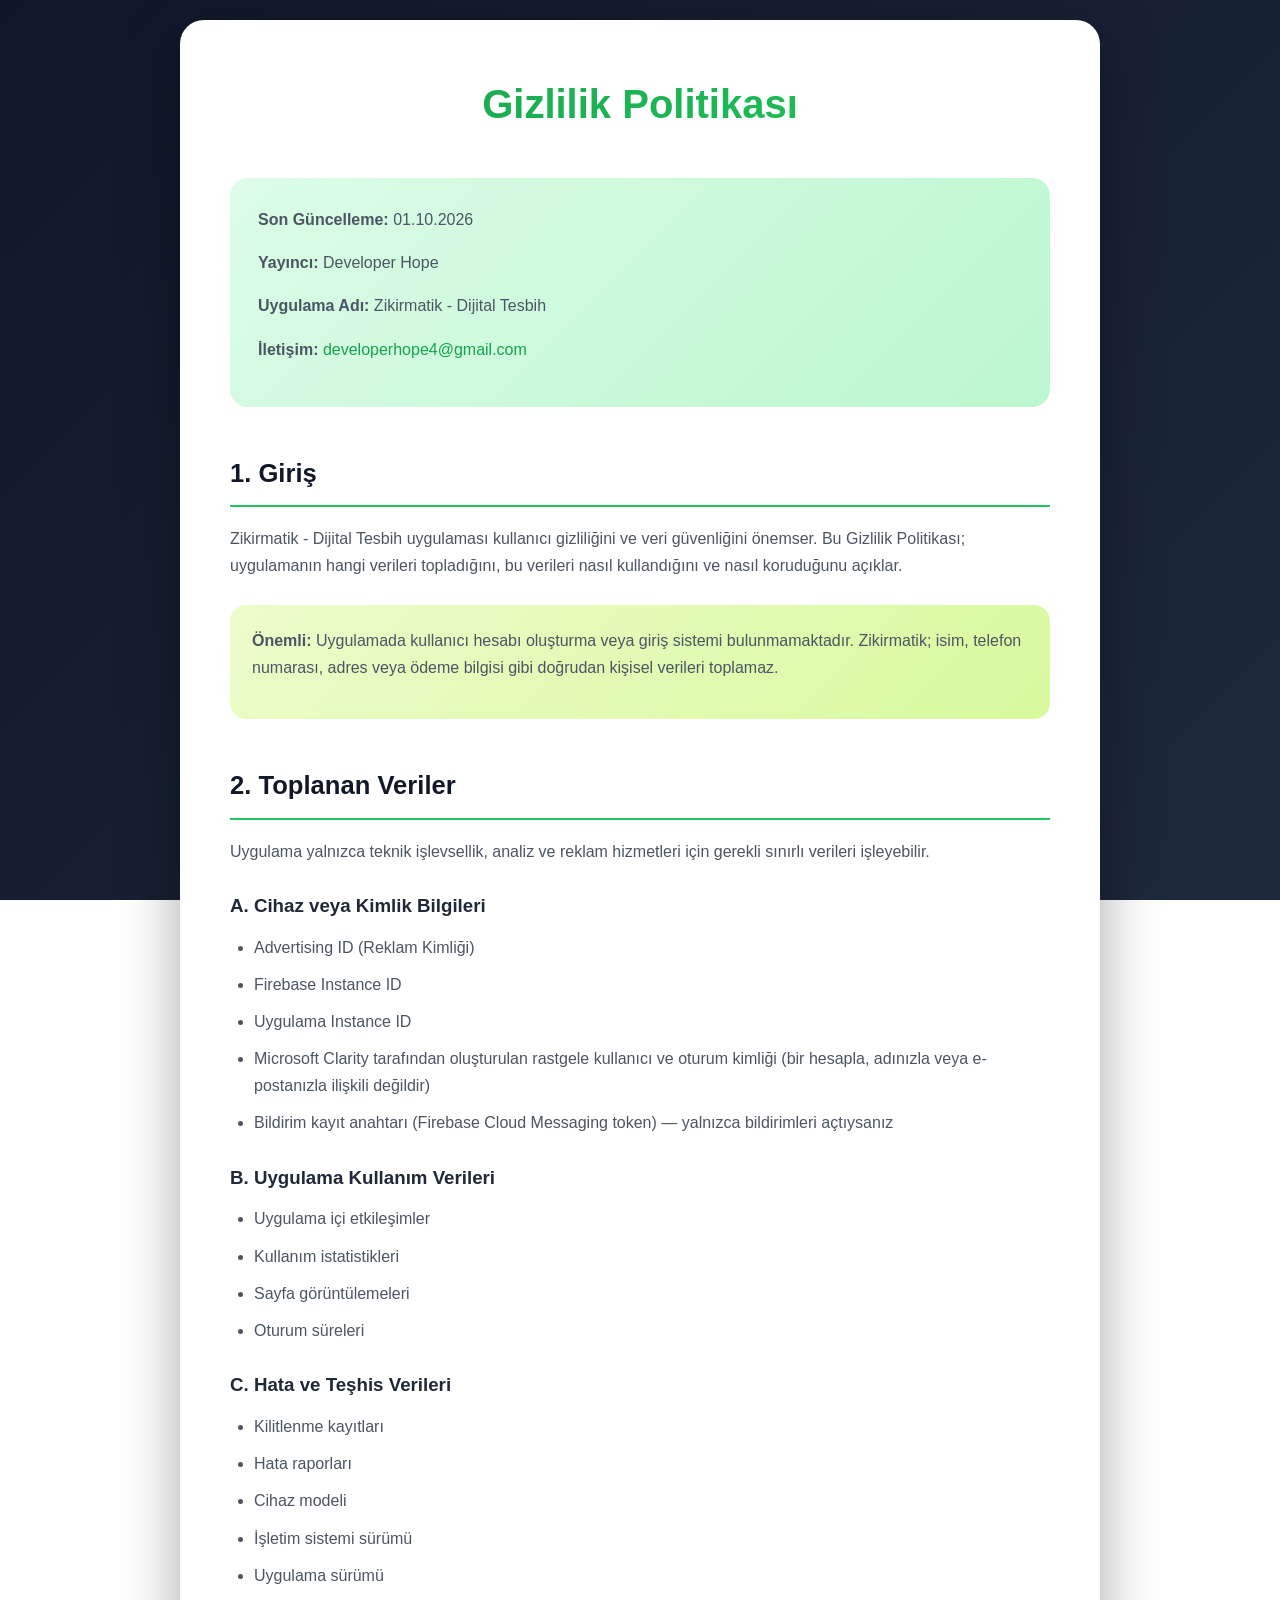
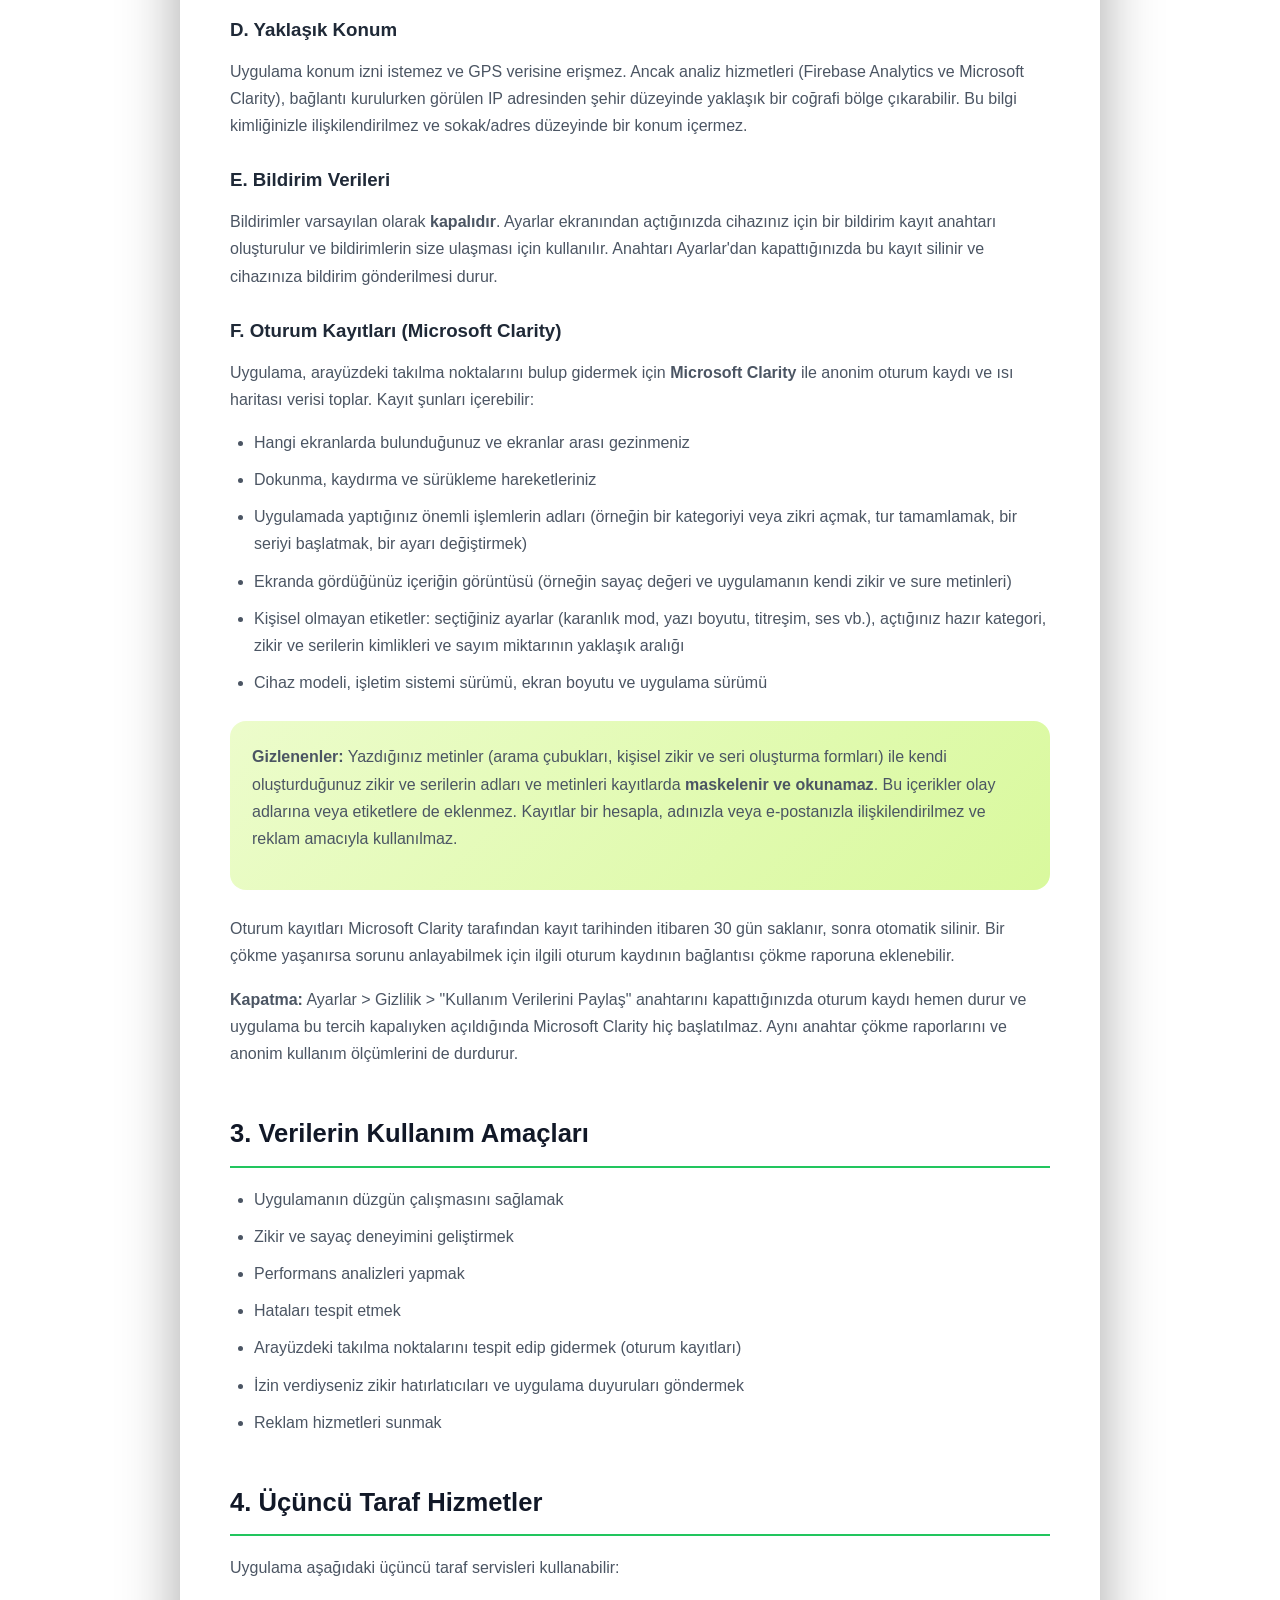
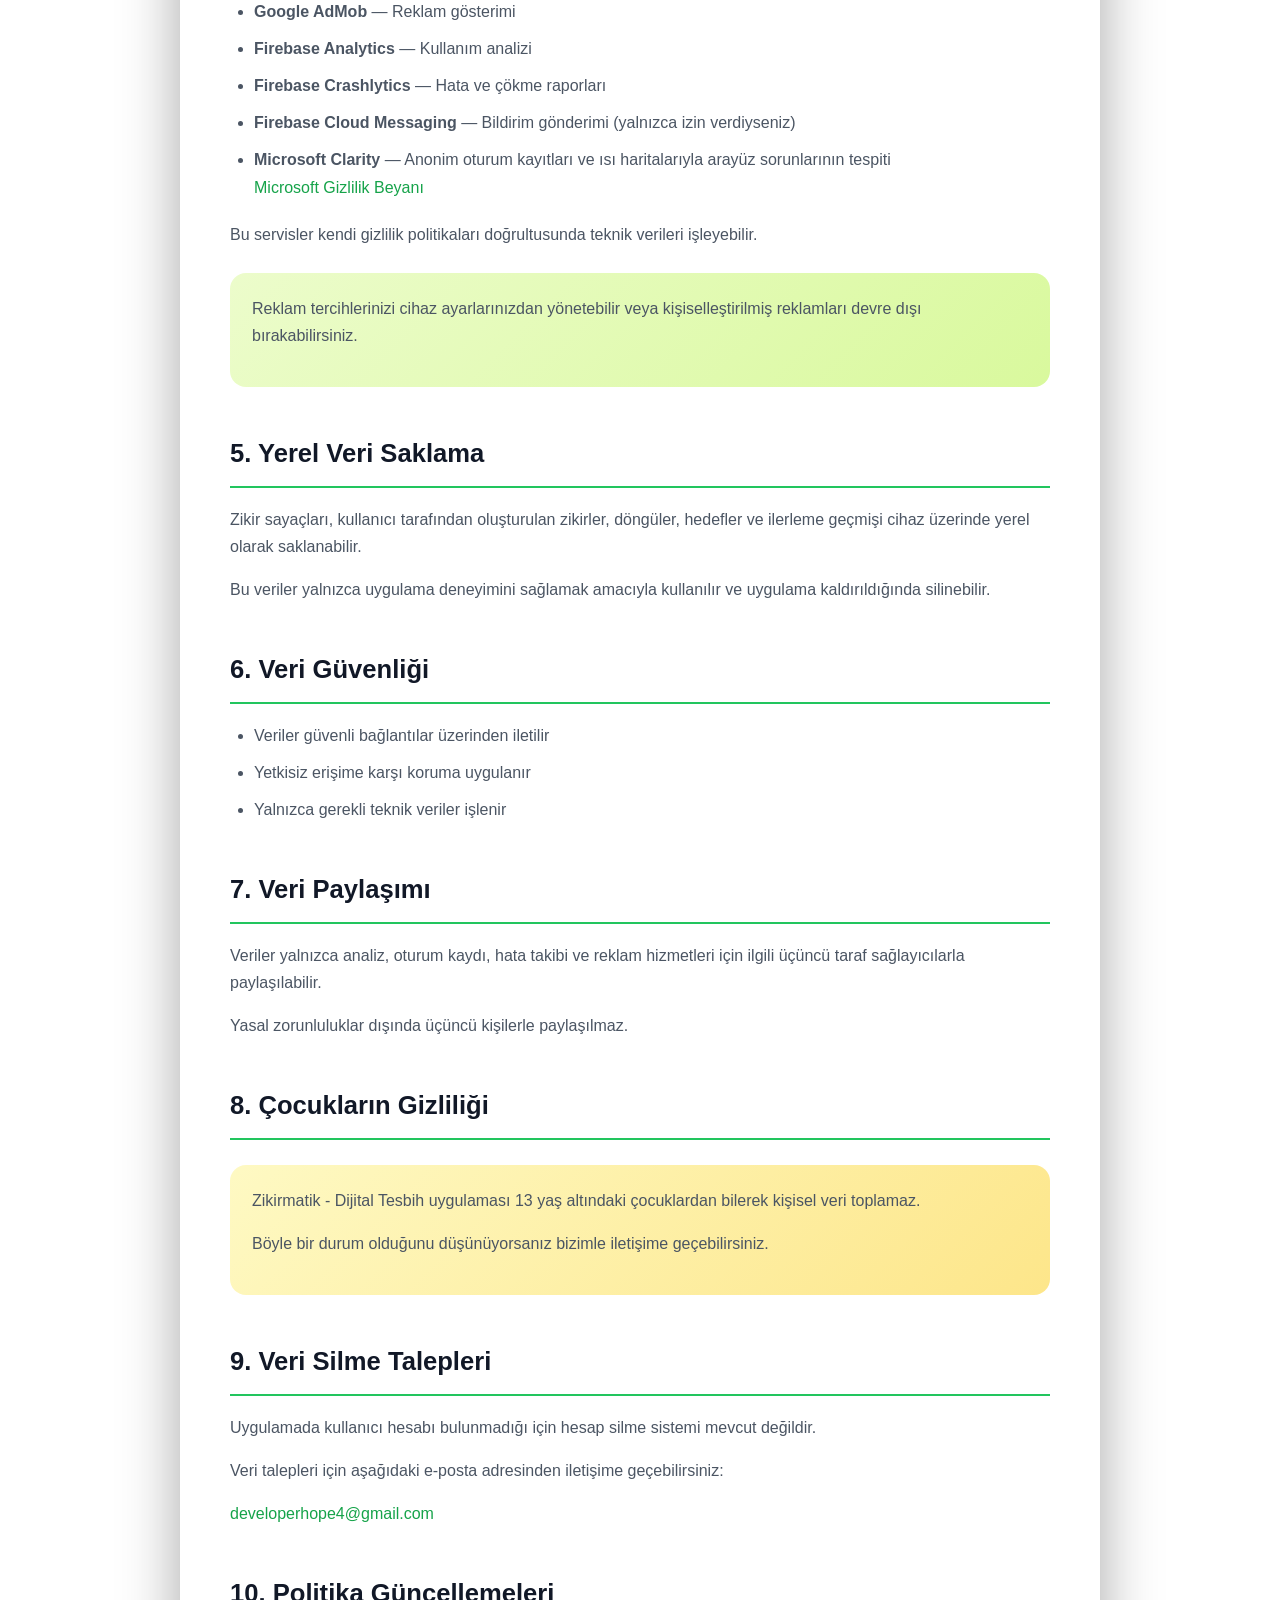
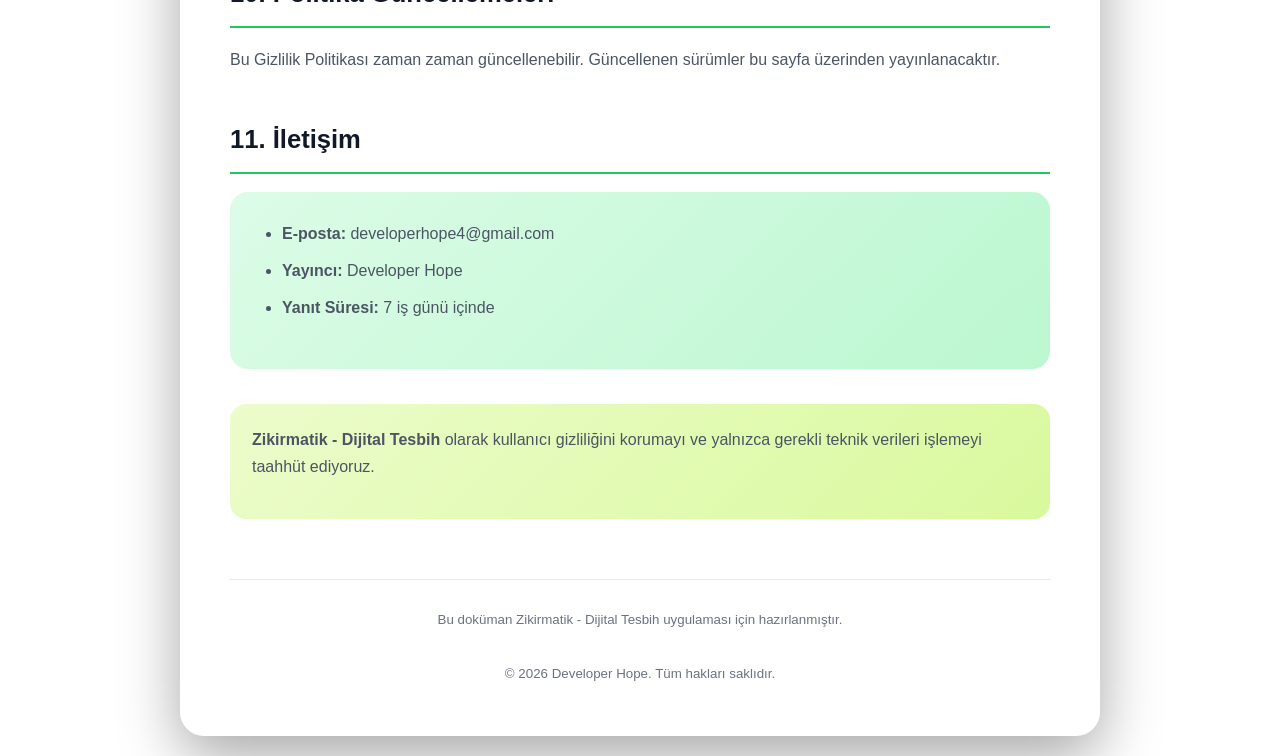
<file: docs/zikirmatik/privacypolicy.html>
<!doctype html>
<html lang="tr">
    <head>
        <meta charset="UTF-8" />
        <meta name="viewport" content="width=device-width, initial-scale=1.0" />
        <title>Gizlilik Politikası - Zikirmatik</title>

        <style>
            * {
                box-sizing: border-box;
                margin: 0;
                padding: 0;
            }

            body {
                font-family:
                    -apple-system, BlinkMacSystemFont, 'Segoe UI', 'Roboto',
                    sans-serif;
                background: linear-gradient(135deg, #0f172a 0%, #1e293b 100%);
                background-attachment: fixed;
                color: #2d3748;
                line-height: 1.7;
                padding: 20px;
                min-height: 100vh;
            }

            .container {
                max-width: 920px;
                margin: 0 auto;
                background: #ffffff;
                padding: 50px;
                border-radius: 24px;
                box-shadow: 0 20px 60px rgba(0, 0, 0, 0.35);
            }

            h1 {
                text-align: center;
                font-size: 2.5em;
                font-weight: 700;
                background: linear-gradient(135deg, #16a34a, #22c55e);
                -webkit-background-clip: text;
                -webkit-text-fill-color: transparent;
                margin-bottom: 40px;
            }

            h2 {
                color: #111827;
                font-size: 1.6em;
                margin-top: 45px;
                margin-bottom: 18px;
                padding-bottom: 10px;
                border-bottom: 2px solid #22c55e;
            }

            h3 {
                margin-top: 25px;
                margin-bottom: 12px;
                color: #1f2937;
            }

            p {
                margin-bottom: 16px;
                color: #4b5563;
            }

            ul {
                padding-left: 24px;
                margin-bottom: 20px;
            }

            li {
                margin-bottom: 10px;
                color: #4b5563;
            }

            a {
                color: #16a34a;
                text-decoration: none;
            }

            a:hover {
                text-decoration: underline;
            }

            .info-box {
                background: linear-gradient(135deg, #dcfce7, #bbf7d0);
                padding: 28px;
                border-radius: 18px;
                margin-bottom: 35px;
            }

            .highlight {
                background: linear-gradient(135deg, #ecfccb, #d9f99d);
                padding: 22px;
                border-radius: 16px;
                margin: 25px 0;
            }

            .warning {
                background: linear-gradient(135deg, #fef9c3, #fde68a);
                padding: 22px;
                border-radius: 16px;
                margin: 25px 0;
            }

            .footer {
                text-align: center;
                margin-top: 60px;
                padding-top: 25px;
                border-top: 1px solid #e5e7eb;
                color: #6b7280;
            }

            @media (max-width: 768px) {
                .container {
                    padding: 28px 22px;
                }

                h1 {
                    font-size: 2em;
                }

                h2 {
                    font-size: 1.35em;
                }
            }
        </style>
    </head>

    <body>
        <div class="container">
            <h1>Gizlilik Politikası</h1>

            <div class="info-box">
                <p><strong>Son Güncelleme:</strong> 01.10.2026</p>

                <p><strong>Yayıncı:</strong> Developer Hope</p>

                <p>
                    <strong>Uygulama Adı:</strong>
                    Zikirmatik - Dijital Tesbih
                </p>

                <p>
                    <strong>İletişim:</strong>
                    <a href="mailto:developerhope4@gmail.com">
                        developerhope4@gmail.com
                    </a>
                </p>
            </div>

            <h2>1. Giriş</h2>

            <p>
                Zikirmatik - Dijital Tesbih uygulaması kullanıcı gizliliğini ve
                veri güvenliğini önemser. Bu Gizlilik Politikası; uygulamanın
                hangi verileri topladığını, bu verileri nasıl kullandığını ve
                nasıl koruduğunu açıklar.
            </p>

            <div class="highlight">
                <p>
                    <strong>Önemli:</strong>
                    Uygulamada kullanıcı hesabı oluşturma veya giriş sistemi
                    bulunmamaktadır. Zikirmatik; isim, telefon numarası, adres
                    veya ödeme bilgisi gibi doğrudan kişisel verileri toplamaz.
                </p>
            </div>

            <h2>2. Toplanan Veriler</h2>

            <p>
                Uygulama yalnızca teknik işlevsellik, analiz ve reklam
                hizmetleri için gerekli sınırlı verileri işleyebilir.
            </p>

            <h3>A. Cihaz veya Kimlik Bilgileri</h3>

            <ul>
                <li>Advertising ID (Reklam Kimliği)</li>
                <li>Firebase Instance ID</li>
                <li>Uygulama Instance ID</li>
                <li>
                    Microsoft Clarity tarafından oluşturulan rastgele kullanıcı
                    ve oturum kimliği (bir hesapla, adınızla veya e-postanızla
                    ilişkili değildir)
                </li>
                <li>
                    Bildirim kayıt anahtarı (Firebase Cloud Messaging token) —
                    yalnızca bildirimleri açtıysanız
                </li>
            </ul>

            <h3>B. Uygulama Kullanım Verileri</h3>

            <ul>
                <li>Uygulama içi etkileşimler</li>
                <li>Kullanım istatistikleri</li>
                <li>Sayfa görüntülemeleri</li>
                <li>Oturum süreleri</li>
            </ul>

            <h3>C. Hata ve Teşhis Verileri</h3>

            <ul>
                <li>Kilitlenme kayıtları</li>
                <li>Hata raporları</li>
                <li>Cihaz modeli</li>
                <li>İşletim sistemi sürümü</li>
                <li>Uygulama sürümü</li>
            </ul>

            <h3>D. Yaklaşık Konum</h3>

            <p>
                Uygulama konum izni istemez ve GPS verisine erişmez. Ancak
                analiz hizmetleri (Firebase Analytics ve Microsoft Clarity),
                bağlantı kurulurken görülen IP adresinden şehir düzeyinde
                yaklaşık bir coğrafi bölge çıkarabilir. Bu
                bilgi kimliğinizle ilişkilendirilmez ve sokak/adres düzeyinde
                bir konum içermez.
            </p>

            <h3>E. Bildirim Verileri</h3>

            <p>
                Bildirimler varsayılan olarak <strong>kapalıdır</strong>.
                Ayarlar ekranından açtığınızda cihazınız için bir bildirim
                kayıt anahtarı oluşturulur ve bildirimlerin size ulaşması için
                kullanılır. Anahtarı Ayarlar'dan kapattığınızda bu kayıt
                silinir ve cihazınıza bildirim gönderilmesi durur.
            </p>

            <h3>F. Oturum Kayıtları (Microsoft Clarity)</h3>

            <p>
                Uygulama, arayüzdeki takılma noktalarını bulup gidermek için
                <strong>Microsoft Clarity</strong> ile anonim oturum kaydı ve
                ısı haritası verisi toplar. Kayıt şunları içerebilir:
            </p>

            <ul>
                <li>
                    Hangi ekranlarda bulunduğunuz ve ekranlar arası gezinmeniz
                </li>
                <li>Dokunma, kaydırma ve sürükleme hareketleriniz</li>
                <li>
                    Uygulamada yaptığınız önemli işlemlerin adları (örneğin bir
                    kategoriyi veya zikri açmak, tur tamamlamak, bir seriyi
                    başlatmak, bir ayarı değiştirmek)
                </li>
                <li>
                    Ekranda gördüğünüz içeriğin görüntüsü (örneğin sayaç değeri
                    ve uygulamanın kendi zikir ve sure metinleri)
                </li>
                <li>
                    Kişisel olmayan etiketler: seçtiğiniz ayarlar (karanlık
                    mod, yazı boyutu, titreşim, ses vb.), açtığınız hazır
                    kategori, zikir ve serilerin kimlikleri ve sayım miktarının
                    yaklaşık aralığı
                </li>
                <li>
                    Cihaz modeli, işletim sistemi sürümü, ekran boyutu ve
                    uygulama sürümü
                </li>
            </ul>

            <div class="highlight">
                <p>
                    <strong>Gizlenenler:</strong>
                    Yazdığınız metinler (arama çubukları, kişisel zikir ve seri
                    oluşturma formları) ile kendi oluşturduğunuz zikir ve
                    serilerin adları ve metinleri kayıtlarda
                    <strong>maskelenir ve okunamaz</strong>. Bu içerikler
                    olay adlarına veya etiketlere de eklenmez. Kayıtlar bir
                    hesapla, adınızla veya e-postanızla ilişkilendirilmez ve
                    reklam amacıyla kullanılmaz.
                </p>
            </div>

            <p>
                Oturum kayıtları Microsoft Clarity tarafından kayıt tarihinden
                itibaren 30 gün saklanır, sonra otomatik silinir. Bir
                çökme yaşanırsa sorunu anlayabilmek için ilgili oturum kaydının
                bağlantısı çökme raporuna eklenebilir.
            </p>

            <p>
                <strong>Kapatma:</strong> Ayarlar &gt; Gizlilik &gt;
                "Kullanım Verilerini Paylaş" anahtarını kapattığınızda
                oturum kaydı hemen durur ve uygulama bu tercih kapalıyken
                açıldığında Microsoft Clarity hiç başlatılmaz. Aynı anahtar
                çökme raporlarını ve anonim kullanım ölçümlerini de durdurur.
            </p>

            <h2>3. Verilerin Kullanım Amaçları</h2>

            <ul>
                <li>Uygulamanın düzgün çalışmasını sağlamak</li>
                <li>Zikir ve sayaç deneyimini geliştirmek</li>
                <li>Performans analizleri yapmak</li>
                <li>Hataları tespit etmek</li>
                <li>
                    Arayüzdeki takılma noktalarını tespit edip gidermek (oturum
                    kayıtları)
                </li>
                <li>
                    İzin verdiyseniz zikir hatırlatıcıları ve uygulama
                    duyuruları göndermek
                </li>
                <li>Reklam hizmetleri sunmak</li>
            </ul>

            <h2>4. Üçüncü Taraf Hizmetler</h2>

            <p>Uygulama aşağıdaki üçüncü taraf servisleri kullanabilir:</p>

            <ul>
                <li>
                    <strong>Google AdMob</strong>
                    — Reklam gösterimi
                </li>

                <li>
                    <strong>Firebase Analytics</strong>
                    — Kullanım analizi
                </li>

                <li>
                    <strong>Firebase Crashlytics</strong>
                    — Hata ve çökme raporları
                </li>

                <li>
                    <strong>Firebase Cloud Messaging</strong>
                    — Bildirim gönderimi (yalnızca izin verdiyseniz)
                </li>

                <li>
                    <strong>Microsoft Clarity</strong>
                    — Anonim oturum kayıtları ve ısı haritalarıyla arayüz
                    sorunlarının tespiti
                    <br />
                    <a
                        href="https://privacy.microsoft.com/privacystatement"
                        target="_blank"
                    >
                        Microsoft Gizlilik Beyanı
                    </a>
                </li>
            </ul>

            <p>
                Bu servisler kendi gizlilik politikaları doğrultusunda teknik
                verileri işleyebilir.
            </p>

            <div class="highlight">
                <p>
                    Reklam tercihlerinizi cihaz ayarlarınızdan yönetebilir veya
                    kişiselleştirilmiş reklamları devre dışı bırakabilirsiniz.
                </p>
            </div>

            <h2>5. Yerel Veri Saklama</h2>

            <p>
                Zikir sayaçları, kullanıcı tarafından oluşturulan zikirler,
                döngüler, hedefler ve ilerleme geçmişi cihaz üzerinde yerel
                olarak saklanabilir.
            </p>

            <p>
                Bu veriler yalnızca uygulama deneyimini sağlamak amacıyla
                kullanılır ve uygulama kaldırıldığında silinebilir.
            </p>

            <h2>6. Veri Güvenliği</h2>

            <ul>
                <li>Veriler güvenli bağlantılar üzerinden iletilir</li>
                <li>Yetkisiz erişime karşı koruma uygulanır</li>
                <li>Yalnızca gerekli teknik veriler işlenir</li>
            </ul>

            <h2>7. Veri Paylaşımı</h2>

            <p>
                Veriler yalnızca analiz, oturum kaydı, hata takibi ve reklam
                hizmetleri için ilgili üçüncü taraf sağlayıcılarla
                paylaşılabilir.
            </p>

            <p>Yasal zorunluluklar dışında üçüncü kişilerle paylaşılmaz.</p>

            <h2>8. Çocukların Gizliliği</h2>

            <div class="warning">
                <p>
                    Zikirmatik - Dijital Tesbih uygulaması 13 yaş altındaki
                    çocuklardan bilerek kişisel veri toplamaz.
                </p>

                <p>
                    Böyle bir durum olduğunu düşünüyorsanız bizimle iletişime
                    geçebilirsiniz.
                </p>
            </div>

            <h2>9. Veri Silme Talepleri</h2>

            <p>
                Uygulamada kullanıcı hesabı bulunmadığı için hesap silme sistemi
                mevcut değildir.
            </p>

            <p>
                Veri talepleri için aşağıdaki e-posta adresinden iletişime
                geçebilirsiniz:
            </p>

            <p>
                <a href="mailto:developerhope4@gmail.com">
                    developerhope4@gmail.com
                </a>
            </p>

            <h2>10. Politika Güncellemeleri</h2>

            <p>
                Bu Gizlilik Politikası zaman zaman güncellenebilir. Güncellenen
                sürümler bu sayfa üzerinden yayınlanacaktır.
            </p>

            <h2>11. İletişim</h2>

            <div class="info-box">
                <ul>
                    <li>
                        <strong>E-posta:</strong>
                        developerhope4@gmail.com
                    </li>

                    <li>
                        <strong>Yayıncı:</strong>
                        Developer Hope
                    </li>

                    <li>
                        <strong>Yanıt Süresi:</strong>
                        7 iş günü içinde
                    </li>
                </ul>
            </div>

            <div class="highlight">
                <p>
                    <strong>Zikirmatik - Dijital Tesbih</strong>
                    olarak kullanıcı gizliliğini korumayı ve yalnızca gerekli
                    teknik verileri işlemeyi taahhüt ediyoruz.
                </p>
            </div>

            <div class="footer">
                <small>
                    Bu doküman Zikirmatik - Dijital Tesbih uygulaması için
                    hazırlanmıştır.
                    <br /><br />
                    © 2026 Developer Hope. Tüm hakları saklıdır.
                </small>
            </div>
        </div>
    </body>
</html>
</file>
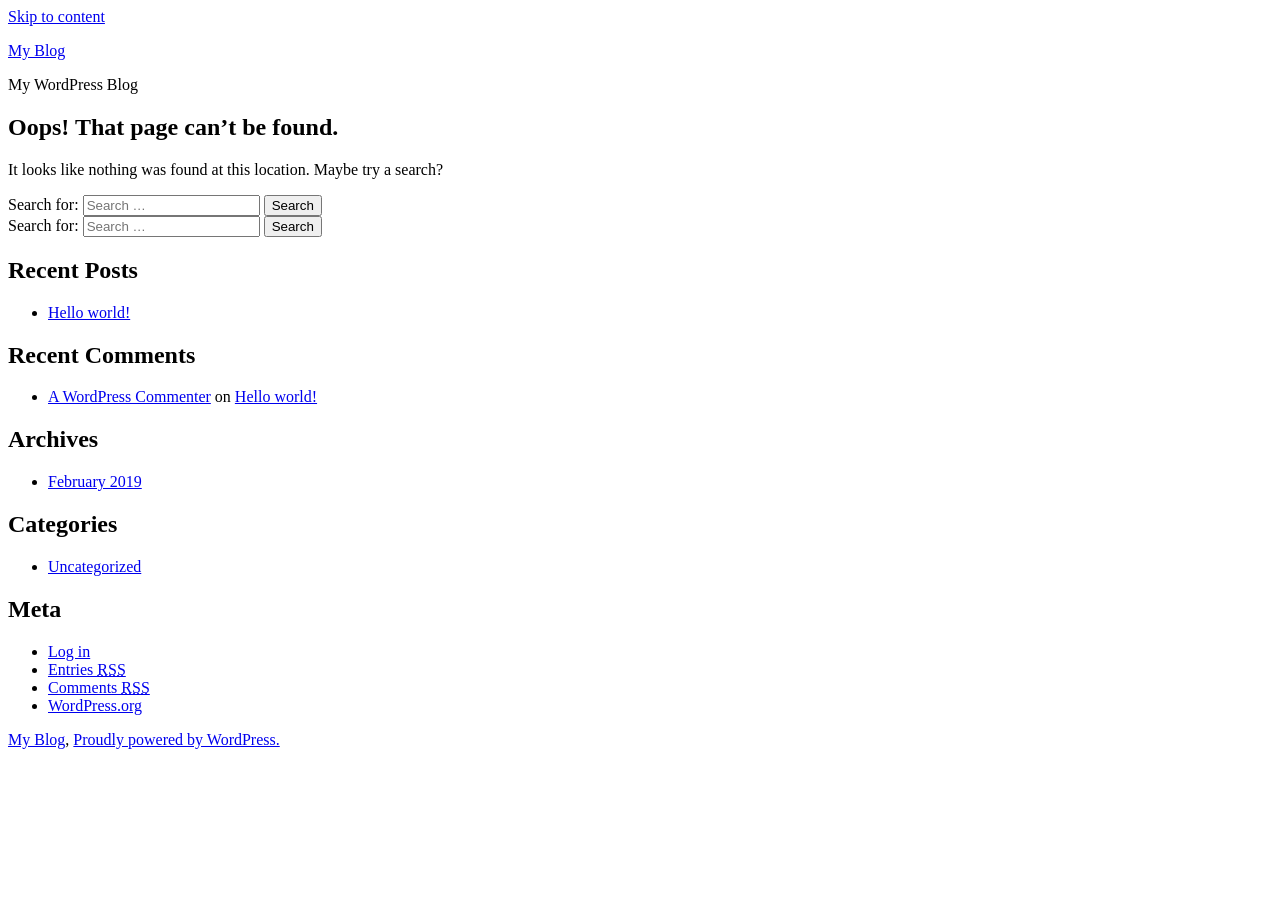
<file: stylesheets/fonts/glyphicons-halflings-regular-2.html>
<!doctype html>
<html lang="en-US">
<head>
	<meta charset="UTF-8" />
	<meta name="viewport" content="width=device-width, initial-scale=1" />
	<link rel="profile" href="https://gmpg.org/xfn/11" />
	<title>Page not found &#8211; My Blog</title>
<link rel='dns-prefetch' href='//s.w.org' />
<link rel="alternate" type="application/rss+xml" title="My Blog &raquo; Feed" href="http://trimatrixlab.com/feed/" />
<link rel="alternate" type="application/rss+xml" title="My Blog &raquo; Comments Feed" href="http://trimatrixlab.com/comments/feed/" />
		<script type="text/javascript">
			window._wpemojiSettings = {"baseUrl":"https:\/\/s.w.org\/images\/core\/emoji\/11\/72x72\/","ext":".png","svgUrl":"https:\/\/s.w.org\/images\/core\/emoji\/11\/svg\/","svgExt":".svg","source":{"concatemoji":"http:\/\/trimatrixlab.com\/wp-includes\/js\/wp-emoji-release.min.js?ver=5.0.8"}};
			!function(a,b,c){function d(a,b){var c=String.fromCharCode;l.clearRect(0,0,k.width,k.height),l.fillText(c.apply(this,a),0,0);var d=k.toDataURL();l.clearRect(0,0,k.width,k.height),l.fillText(c.apply(this,b),0,0);var e=k.toDataURL();return d===e}function e(a){var b;if(!l||!l.fillText)return!1;switch(l.textBaseline="top",l.font="600 32px Arial",a){case"flag":return!(b=d([55356,56826,55356,56819],[55356,56826,8203,55356,56819]))&&(b=d([55356,57332,56128,56423,56128,56418,56128,56421,56128,56430,56128,56423,56128,56447],[55356,57332,8203,56128,56423,8203,56128,56418,8203,56128,56421,8203,56128,56430,8203,56128,56423,8203,56128,56447]),!b);case"emoji":return b=d([55358,56760,9792,65039],[55358,56760,8203,9792,65039]),!b}return!1}function f(a){var c=b.createElement("script");c.src=a,c.defer=c.type="text/javascript",b.getElementsByTagName("head")[0].appendChild(c)}var g,h,i,j,k=b.createElement("canvas"),l=k.getContext&&k.getContext("2d");for(j=Array("flag","emoji"),c.supports={everything:!0,everythingExceptFlag:!0},i=0;i<j.length;i++)c.supports[j[i]]=e(j[i]),c.supports.everything=c.supports.everything&&c.supports[j[i]],"flag"!==j[i]&&(c.supports.everythingExceptFlag=c.supports.everythingExceptFlag&&c.supports[j[i]]);c.supports.everythingExceptFlag=c.supports.everythingExceptFlag&&!c.supports.flag,c.DOMReady=!1,c.readyCallback=function(){c.DOMReady=!0},c.supports.everything||(h=function(){c.readyCallback()},b.addEventListener?(b.addEventListener("DOMContentLoaded",h,!1),a.addEventListener("load",h,!1)):(a.attachEvent("onload",h),b.attachEvent("onreadystatechange",function(){"complete"===b.readyState&&c.readyCallback()})),g=c.source||{},g.concatemoji?f(g.concatemoji):g.wpemoji&&g.twemoji&&(f(g.twemoji),f(g.wpemoji)))}(window,document,window._wpemojiSettings);
		</script>
		<style type="text/css">
img.wp-smiley,
img.emoji {
	display: inline !important;
	border: none !important;
	box-shadow: none !important;
	height: 1em !important;
	width: 1em !important;
	margin: 0 .07em !important;
	vertical-align: -0.1em !important;
	background: none !important;
	padding: 0 !important;
}
</style>
<link rel='stylesheet' id='wp-block-library-css'  href='http://trimatrixlab.com/wp-includes/css/dist/block-library/style.min.css?ver=5.0.8' type='text/css' media='all' />
<link rel='stylesheet' id='wp-block-library-theme-css'  href='http://trimatrixlab.com/wp-includes/css/dist/block-library/theme.min.css?ver=5.0.8' type='text/css' media='all' />
<link rel='stylesheet' id='woocommerce-layout-css'  href='http://trimatrixlab.com/wp-content/plugins/woocommerce/assets/css/woocommerce-layout.css?ver=3.5.4' type='text/css' media='all' />
<link rel='stylesheet' id='woocommerce-smallscreen-css'  href='http://trimatrixlab.com/wp-content/plugins/woocommerce/assets/css/woocommerce-smallscreen.css?ver=3.5.4' type='text/css' media='only screen and (max-width: 768px)' />
<link rel='stylesheet' id='woocommerce-general-css'  href='//trimatrixlab.com/wp-content/plugins/woocommerce/assets/css/twenty-nineteen.css?ver=3.5.4' type='text/css' media='all' />
<style id='woocommerce-inline-inline-css' type='text/css'>
.woocommerce form .form-row .required { visibility: visible; }
</style>
<link rel='stylesheet' id='twentynineteen-style-css'  href='http://trimatrixlab.com/wp-content/themes/twentynineteen/style.css?ver=1.2' type='text/css' media='all' />
<link rel='stylesheet' id='twentynineteen-print-style-css'  href='http://trimatrixlab.com/wp-content/themes/twentynineteen/print.css?ver=1.2' type='text/css' media='print' />
<script type='text/javascript' src='http://trimatrixlab.com/wp-includes/js/jquery/jquery.js?ver=1.12.4'></script>
<script type='text/javascript' src='http://trimatrixlab.com/wp-includes/js/jquery/jquery-migrate.min.js?ver=1.4.1'></script>
<link rel='https://api.w.org/' href='http://trimatrixlab.com/wp-json/' />
<link rel="EditURI" type="application/rsd+xml" title="RSD" href="http://trimatrixlab.com/xmlrpc.php?rsd" />
<link rel="wlwmanifest" type="application/wlwmanifest+xml" href="http://trimatrixlab.com/wp-includes/wlwmanifest.xml" /> 
<meta name="generator" content="WordPress 5.0.8" />
<meta name="generator" content="WooCommerce 3.5.4" />
	<noscript><style>.woocommerce-product-gallery{ opacity: 1 !important; }</style></noscript>
			<style type="text/css">.recentcomments a{display:inline !important;padding:0 !important;margin:0 !important;}</style>
		</head>

<body class="error404 wp-embed-responsive woocommerce-no-js hfeed image-filters-enabled">
<div id="page" class="site">
	<a class="skip-link screen-reader-text" href="#content">Skip to content</a>

		<header id="masthead" class="site-header">

			<div class="site-branding-container">
				<div class="site-branding">

								<p class="site-title"><a href="http://trimatrixlab.com/" rel="home">My Blog</a></p>
			
				<p class="site-description">
				My WordPress Blog			</p>
			</div><!-- .site-branding -->
			</div><!-- .layout-wrap -->

					</header><!-- #masthead -->

	<div id="content" class="site-content">

	<section id="primary" class="content-area">
		<main id="main" class="site-main">

			<div class="error-404 not-found">
				<header class="page-header">
					<h1 class="page-title">Oops! That page can&rsquo;t be found.</h1>
				</header><!-- .page-header -->

				<div class="page-content">
					<p>It looks like nothing was found at this location. Maybe try a search?</p>
					<form role="search" method="get" class="search-form" action="http://trimatrixlab.com/">
				<label>
					<span class="screen-reader-text">Search for:</span>
					<input type="search" class="search-field" placeholder="Search &hellip;" value="" name="s" />
				</label>
				<input type="submit" class="search-submit" value="Search" />
			</form>				</div><!-- .page-content -->
			</div><!-- .error-404 -->

		</main><!-- #main -->
	</section><!-- #primary -->


	</div><!-- #content -->

	<footer id="colophon" class="site-footer">
		
	<aside class="widget-area" role="complementary" aria-label="Footer">
							<div class="widget-column footer-widget-1">
						<section id="search-2" class="widget widget_search"><form role="search" method="get" class="search-form" action="http://trimatrixlab.com/">
				<label>
					<span class="screen-reader-text">Search for:</span>
					<input type="search" class="search-field" placeholder="Search &hellip;" value="" name="s" />
				</label>
				<input type="submit" class="search-submit" value="Search" />
			</form></section>		<section id="recent-posts-2" class="widget widget_recent_entries">		<h2 class="widget-title">Recent Posts</h2>		<ul>
											<li>
					<a href="http://trimatrixlab.com/2019/02/05/hello-world/">Hello world!</a>
									</li>
					</ul>
		</section><section id="recent-comments-2" class="widget widget_recent_comments"><h2 class="widget-title">Recent Comments</h2><ul id="recentcomments"><li class="recentcomments"><span class="comment-author-link"><a href='https://wordpress.org/' rel='external nofollow' class='url'>A WordPress Commenter</a></span> on <a href="http://trimatrixlab.com/2019/02/05/hello-world/#comment-1">Hello world!</a></li></ul></section><section id="archives-2" class="widget widget_archive"><h2 class="widget-title">Archives</h2>		<ul>
			<li><a href='http://trimatrixlab.com/2019/02/'>February 2019</a></li>
		</ul>
		</section><section id="categories-2" class="widget widget_categories"><h2 class="widget-title">Categories</h2>		<ul>
	<li class="cat-item cat-item-1"><a href="http://trimatrixlab.com/category/uncategorized/" >Uncategorized</a>
</li>
		</ul>
</section><section id="meta-2" class="widget widget_meta"><h2 class="widget-title">Meta</h2>			<ul>
						<li><a href="http://trimatrixlab.com/wp-login.php">Log in</a></li>
			<li><a href="http://trimatrixlab.com/feed/">Entries <abbr title="Really Simple Syndication">RSS</abbr></a></li>
			<li><a href="http://trimatrixlab.com/comments/feed/">Comments <abbr title="Really Simple Syndication">RSS</abbr></a></li>
			<li><a href="https://wordpress.org/" title="Powered by WordPress, state-of-the-art semantic personal publishing platform.">WordPress.org</a></li>			</ul>
			</section>					</div>
					</aside><!-- .widget-area -->

		<div class="site-info">
										<a class="site-name" href="http://trimatrixlab.com/" rel="home">My Blog</a>,
						<a href="https://wordpress.org/" class="imprint">
				Proudly powered by WordPress.			</a>
								</div><!-- .site-info -->
	</footer><!-- #colophon -->

</div><!-- #page -->

	<script type="text/javascript">
		var c = document.body.className;
		c = c.replace(/woocommerce-no-js/, 'woocommerce-js');
		document.body.className = c;
	</script>
	<script type='text/javascript' src='http://trimatrixlab.com/wp-content/plugins/woocommerce/assets/js/jquery-blockui/jquery.blockUI.min.js?ver=2.70'></script>
<script type='text/javascript'>
/* <![CDATA[ */
var wc_add_to_cart_params = {"ajax_url":"\/wp-admin\/admin-ajax.php","wc_ajax_url":"\/?wc-ajax=%%endpoint%%","i18n_view_cart":"View cart","cart_url":"http:\/\/trimatrixlab.com","is_cart":"","cart_redirect_after_add":"no"};
/* ]]> */
</script>
<script type='text/javascript' src='http://trimatrixlab.com/wp-content/plugins/woocommerce/assets/js/frontend/add-to-cart.min.js?ver=3.5.4'></script>
<script type='text/javascript' src='http://trimatrixlab.com/wp-content/plugins/woocommerce/assets/js/js-cookie/js.cookie.min.js?ver=2.1.4'></script>
<script type='text/javascript'>
/* <![CDATA[ */
var woocommerce_params = {"ajax_url":"\/wp-admin\/admin-ajax.php","wc_ajax_url":"\/?wc-ajax=%%endpoint%%"};
/* ]]> */
</script>
<script type='text/javascript' src='http://trimatrixlab.com/wp-content/plugins/woocommerce/assets/js/frontend/woocommerce.min.js?ver=3.5.4'></script>
<script type='text/javascript'>
/* <![CDATA[ */
var wc_cart_fragments_params = {"ajax_url":"\/wp-admin\/admin-ajax.php","wc_ajax_url":"\/?wc-ajax=%%endpoint%%","cart_hash_key":"wc_cart_hash_40769bd518ee335c4025a80cac467cdd","fragment_name":"wc_fragments_40769bd518ee335c4025a80cac467cdd"};
/* ]]> */
</script>
<script type='text/javascript' src='http://trimatrixlab.com/wp-content/plugins/woocommerce/assets/js/frontend/cart-fragments.min.js?ver=3.5.4'></script>
<script type='text/javascript' src='http://trimatrixlab.com/wp-includes/js/wp-embed.min.js?ver=5.0.8'></script>
	<script>
	/(trident|msie)/i.test(navigator.userAgent)&&document.getElementById&&window.addEventListener&&window.addEventListener("hashchange",function(){var t,e=location.hash.substring(1);/^[A-z0-9_-]+$/.test(e)&&(t=document.getElementById(e))&&(/^(?:a|select|input|button|textarea)$/i.test(t.tagName)||(t.tabIndex=-1),t.focus())},!1);
	</script>
	
</body>
</html>

<!--
Performance optimized by W3 Total Cache. Learn more: https://www.w3-edge.com/products/

Object Caching 710/18 objects using apc
Page Caching using apc (Page is 404) 
Database Caching 5/7 queries in 0.004 seconds using apc

Served from: trimatrixlab.com @ 2020-03-07 16:00:46 by W3 Total Cache
-->
</file>
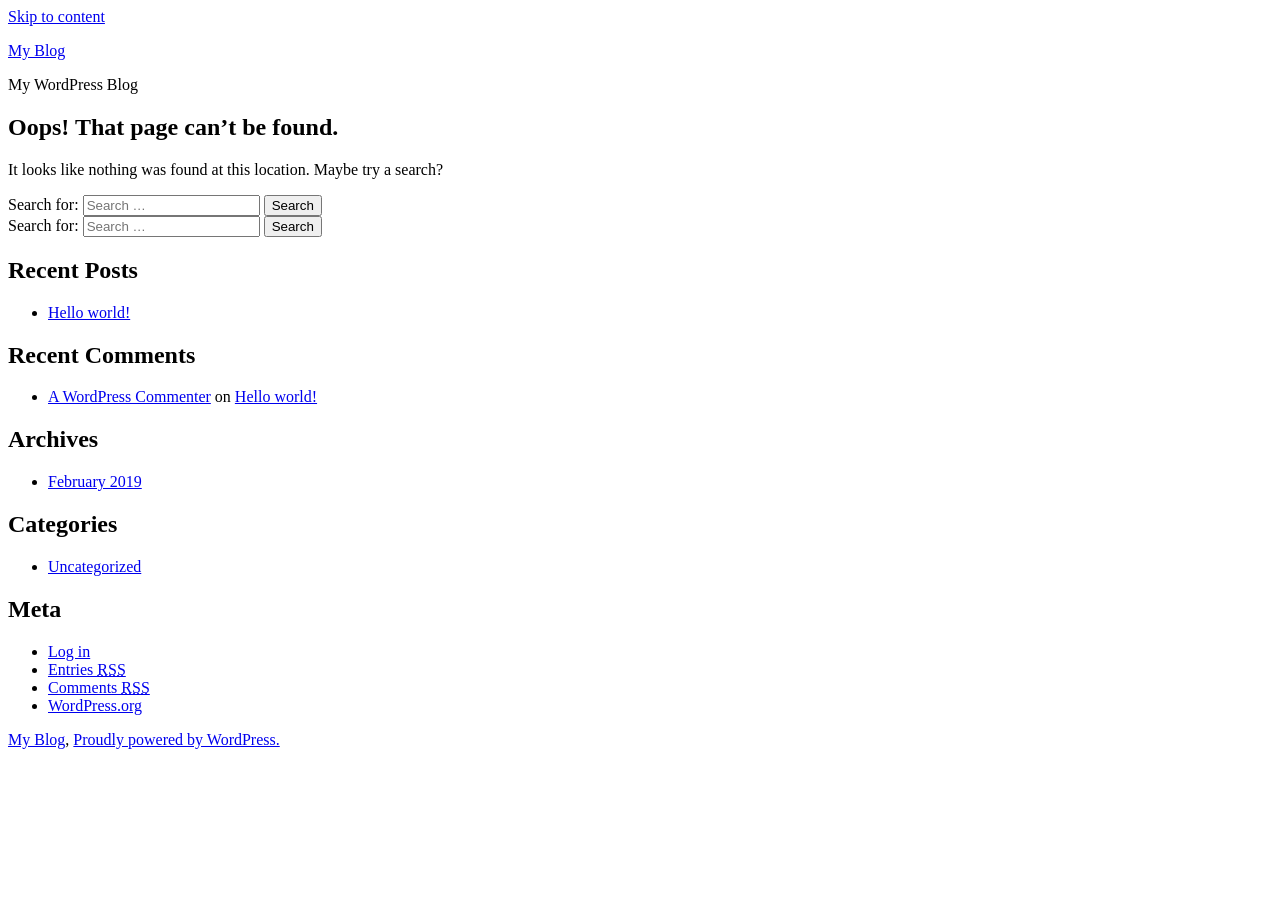
<file: stylesheets/fonts/glyphicons-halflings-regular.html>
<!doctype html>
<html lang="en-US">
<head>
	<meta charset="UTF-8" />
	<meta name="viewport" content="width=device-width, initial-scale=1" />
	<link rel="profile" href="https://gmpg.org/xfn/11" />
	<title>Page not found &#8211; My Blog</title>
<link rel='dns-prefetch' href='//s.w.org' />
<link rel="alternate" type="application/rss+xml" title="My Blog &raquo; Feed" href="http://trimatrixlab.com/feed/" />
<link rel="alternate" type="application/rss+xml" title="My Blog &raquo; Comments Feed" href="http://trimatrixlab.com/comments/feed/" />
		<script type="text/javascript">
			window._wpemojiSettings = {"baseUrl":"https:\/\/s.w.org\/images\/core\/emoji\/11\/72x72\/","ext":".png","svgUrl":"https:\/\/s.w.org\/images\/core\/emoji\/11\/svg\/","svgExt":".svg","source":{"concatemoji":"http:\/\/trimatrixlab.com\/wp-includes\/js\/wp-emoji-release.min.js?ver=5.0.8"}};
			!function(a,b,c){function d(a,b){var c=String.fromCharCode;l.clearRect(0,0,k.width,k.height),l.fillText(c.apply(this,a),0,0);var d=k.toDataURL();l.clearRect(0,0,k.width,k.height),l.fillText(c.apply(this,b),0,0);var e=k.toDataURL();return d===e}function e(a){var b;if(!l||!l.fillText)return!1;switch(l.textBaseline="top",l.font="600 32px Arial",a){case"flag":return!(b=d([55356,56826,55356,56819],[55356,56826,8203,55356,56819]))&&(b=d([55356,57332,56128,56423,56128,56418,56128,56421,56128,56430,56128,56423,56128,56447],[55356,57332,8203,56128,56423,8203,56128,56418,8203,56128,56421,8203,56128,56430,8203,56128,56423,8203,56128,56447]),!b);case"emoji":return b=d([55358,56760,9792,65039],[55358,56760,8203,9792,65039]),!b}return!1}function f(a){var c=b.createElement("script");c.src=a,c.defer=c.type="text/javascript",b.getElementsByTagName("head")[0].appendChild(c)}var g,h,i,j,k=b.createElement("canvas"),l=k.getContext&&k.getContext("2d");for(j=Array("flag","emoji"),c.supports={everything:!0,everythingExceptFlag:!0},i=0;i<j.length;i++)c.supports[j[i]]=e(j[i]),c.supports.everything=c.supports.everything&&c.supports[j[i]],"flag"!==j[i]&&(c.supports.everythingExceptFlag=c.supports.everythingExceptFlag&&c.supports[j[i]]);c.supports.everythingExceptFlag=c.supports.everythingExceptFlag&&!c.supports.flag,c.DOMReady=!1,c.readyCallback=function(){c.DOMReady=!0},c.supports.everything||(h=function(){c.readyCallback()},b.addEventListener?(b.addEventListener("DOMContentLoaded",h,!1),a.addEventListener("load",h,!1)):(a.attachEvent("onload",h),b.attachEvent("onreadystatechange",function(){"complete"===b.readyState&&c.readyCallback()})),g=c.source||{},g.concatemoji?f(g.concatemoji):g.wpemoji&&g.twemoji&&(f(g.twemoji),f(g.wpemoji)))}(window,document,window._wpemojiSettings);
		</script>
		<style type="text/css">
img.wp-smiley,
img.emoji {
	display: inline !important;
	border: none !important;
	box-shadow: none !important;
	height: 1em !important;
	width: 1em !important;
	margin: 0 .07em !important;
	vertical-align: -0.1em !important;
	background: none !important;
	padding: 0 !important;
}
</style>
<link rel='stylesheet' id='wp-block-library-css'  href='http://trimatrixlab.com/wp-includes/css/dist/block-library/style.min.css?ver=5.0.8' type='text/css' media='all' />
<link rel='stylesheet' id='wp-block-library-theme-css'  href='http://trimatrixlab.com/wp-includes/css/dist/block-library/theme.min.css?ver=5.0.8' type='text/css' media='all' />
<link rel='stylesheet' id='woocommerce-layout-css'  href='http://trimatrixlab.com/wp-content/plugins/woocommerce/assets/css/woocommerce-layout.css?ver=3.5.4' type='text/css' media='all' />
<link rel='stylesheet' id='woocommerce-smallscreen-css'  href='http://trimatrixlab.com/wp-content/plugins/woocommerce/assets/css/woocommerce-smallscreen.css?ver=3.5.4' type='text/css' media='only screen and (max-width: 768px)' />
<link rel='stylesheet' id='woocommerce-general-css'  href='//trimatrixlab.com/wp-content/plugins/woocommerce/assets/css/twenty-nineteen.css?ver=3.5.4' type='text/css' media='all' />
<style id='woocommerce-inline-inline-css' type='text/css'>
.woocommerce form .form-row .required { visibility: visible; }
</style>
<link rel='stylesheet' id='twentynineteen-style-css'  href='http://trimatrixlab.com/wp-content/themes/twentynineteen/style.css?ver=1.2' type='text/css' media='all' />
<link rel='stylesheet' id='twentynineteen-print-style-css'  href='http://trimatrixlab.com/wp-content/themes/twentynineteen/print.css?ver=1.2' type='text/css' media='print' />
<script type='text/javascript' src='http://trimatrixlab.com/wp-includes/js/jquery/jquery.js?ver=1.12.4'></script>
<script type='text/javascript' src='http://trimatrixlab.com/wp-includes/js/jquery/jquery-migrate.min.js?ver=1.4.1'></script>
<link rel='https://api.w.org/' href='http://trimatrixlab.com/wp-json/' />
<link rel="EditURI" type="application/rsd+xml" title="RSD" href="http://trimatrixlab.com/xmlrpc.php?rsd" />
<link rel="wlwmanifest" type="application/wlwmanifest+xml" href="http://trimatrixlab.com/wp-includes/wlwmanifest.xml" /> 
<meta name="generator" content="WordPress 5.0.8" />
<meta name="generator" content="WooCommerce 3.5.4" />
	<noscript><style>.woocommerce-product-gallery{ opacity: 1 !important; }</style></noscript>
			<style type="text/css">.recentcomments a{display:inline !important;padding:0 !important;margin:0 !important;}</style>
		</head>

<body class="error404 wp-embed-responsive woocommerce-no-js hfeed image-filters-enabled">
<div id="page" class="site">
	<a class="skip-link screen-reader-text" href="#content">Skip to content</a>

		<header id="masthead" class="site-header">

			<div class="site-branding-container">
				<div class="site-branding">

								<p class="site-title"><a href="http://trimatrixlab.com/" rel="home">My Blog</a></p>
			
				<p class="site-description">
				My WordPress Blog			</p>
			</div><!-- .site-branding -->
			</div><!-- .layout-wrap -->

					</header><!-- #masthead -->

	<div id="content" class="site-content">

	<section id="primary" class="content-area">
		<main id="main" class="site-main">

			<div class="error-404 not-found">
				<header class="page-header">
					<h1 class="page-title">Oops! That page can&rsquo;t be found.</h1>
				</header><!-- .page-header -->

				<div class="page-content">
					<p>It looks like nothing was found at this location. Maybe try a search?</p>
					<form role="search" method="get" class="search-form" action="http://trimatrixlab.com/">
				<label>
					<span class="screen-reader-text">Search for:</span>
					<input type="search" class="search-field" placeholder="Search &hellip;" value="" name="s" />
				</label>
				<input type="submit" class="search-submit" value="Search" />
			</form>				</div><!-- .page-content -->
			</div><!-- .error-404 -->

		</main><!-- #main -->
	</section><!-- #primary -->


	</div><!-- #content -->

	<footer id="colophon" class="site-footer">
		
	<aside class="widget-area" role="complementary" aria-label="Footer">
							<div class="widget-column footer-widget-1">
						<section id="search-2" class="widget widget_search"><form role="search" method="get" class="search-form" action="http://trimatrixlab.com/">
				<label>
					<span class="screen-reader-text">Search for:</span>
					<input type="search" class="search-field" placeholder="Search &hellip;" value="" name="s" />
				</label>
				<input type="submit" class="search-submit" value="Search" />
			</form></section>		<section id="recent-posts-2" class="widget widget_recent_entries">		<h2 class="widget-title">Recent Posts</h2>		<ul>
											<li>
					<a href="http://trimatrixlab.com/2019/02/05/hello-world/">Hello world!</a>
									</li>
					</ul>
		</section><section id="recent-comments-2" class="widget widget_recent_comments"><h2 class="widget-title">Recent Comments</h2><ul id="recentcomments"><li class="recentcomments"><span class="comment-author-link"><a href='https://wordpress.org/' rel='external nofollow' class='url'>A WordPress Commenter</a></span> on <a href="http://trimatrixlab.com/2019/02/05/hello-world/#comment-1">Hello world!</a></li></ul></section><section id="archives-2" class="widget widget_archive"><h2 class="widget-title">Archives</h2>		<ul>
			<li><a href='http://trimatrixlab.com/2019/02/'>February 2019</a></li>
		</ul>
		</section><section id="categories-2" class="widget widget_categories"><h2 class="widget-title">Categories</h2>		<ul>
	<li class="cat-item cat-item-1"><a href="http://trimatrixlab.com/category/uncategorized/" >Uncategorized</a>
</li>
		</ul>
</section><section id="meta-2" class="widget widget_meta"><h2 class="widget-title">Meta</h2>			<ul>
						<li><a href="http://trimatrixlab.com/wp-login.php">Log in</a></li>
			<li><a href="http://trimatrixlab.com/feed/">Entries <abbr title="Really Simple Syndication">RSS</abbr></a></li>
			<li><a href="http://trimatrixlab.com/comments/feed/">Comments <abbr title="Really Simple Syndication">RSS</abbr></a></li>
			<li><a href="https://wordpress.org/" title="Powered by WordPress, state-of-the-art semantic personal publishing platform.">WordPress.org</a></li>			</ul>
			</section>					</div>
					</aside><!-- .widget-area -->

		<div class="site-info">
										<a class="site-name" href="http://trimatrixlab.com/" rel="home">My Blog</a>,
						<a href="https://wordpress.org/" class="imprint">
				Proudly powered by WordPress.			</a>
								</div><!-- .site-info -->
	</footer><!-- #colophon -->

</div><!-- #page -->

	<script type="text/javascript">
		var c = document.body.className;
		c = c.replace(/woocommerce-no-js/, 'woocommerce-js');
		document.body.className = c;
	</script>
	<script type='text/javascript' src='http://trimatrixlab.com/wp-content/plugins/woocommerce/assets/js/jquery-blockui/jquery.blockUI.min.js?ver=2.70'></script>
<script type='text/javascript'>
/* <![CDATA[ */
var wc_add_to_cart_params = {"ajax_url":"\/wp-admin\/admin-ajax.php","wc_ajax_url":"\/?wc-ajax=%%endpoint%%","i18n_view_cart":"View cart","cart_url":"http:\/\/trimatrixlab.com","is_cart":"","cart_redirect_after_add":"no"};
/* ]]> */
</script>
<script type='text/javascript' src='http://trimatrixlab.com/wp-content/plugins/woocommerce/assets/js/frontend/add-to-cart.min.js?ver=3.5.4'></script>
<script type='text/javascript' src='http://trimatrixlab.com/wp-content/plugins/woocommerce/assets/js/js-cookie/js.cookie.min.js?ver=2.1.4'></script>
<script type='text/javascript'>
/* <![CDATA[ */
var woocommerce_params = {"ajax_url":"\/wp-admin\/admin-ajax.php","wc_ajax_url":"\/?wc-ajax=%%endpoint%%"};
/* ]]> */
</script>
<script type='text/javascript' src='http://trimatrixlab.com/wp-content/plugins/woocommerce/assets/js/frontend/woocommerce.min.js?ver=3.5.4'></script>
<script type='text/javascript'>
/* <![CDATA[ */
var wc_cart_fragments_params = {"ajax_url":"\/wp-admin\/admin-ajax.php","wc_ajax_url":"\/?wc-ajax=%%endpoint%%","cart_hash_key":"wc_cart_hash_40769bd518ee335c4025a80cac467cdd","fragment_name":"wc_fragments_40769bd518ee335c4025a80cac467cdd"};
/* ]]> */
</script>
<script type='text/javascript' src='http://trimatrixlab.com/wp-content/plugins/woocommerce/assets/js/frontend/cart-fragments.min.js?ver=3.5.4'></script>
<script type='text/javascript' src='http://trimatrixlab.com/wp-includes/js/wp-embed.min.js?ver=5.0.8'></script>
	<script>
	/(trident|msie)/i.test(navigator.userAgent)&&document.getElementById&&window.addEventListener&&window.addEventListener("hashchange",function(){var t,e=location.hash.substring(1);/^[A-z0-9_-]+$/.test(e)&&(t=document.getElementById(e))&&(/^(?:a|select|input|button|textarea)$/i.test(t.tagName)||(t.tabIndex=-1),t.focus())},!1);
	</script>
	
</body>
</html>

<!--
Performance optimized by W3 Total Cache. Learn more: https://www.w3-edge.com/products/

Object Caching 710/18 objects using apc
Page Caching using apc (Page is 404) 
Database Caching 5/7 queries in 0.002 seconds using apc

Served from: trimatrixlab.com @ 2020-03-07 16:00:42 by W3 Total Cache
-->
</file>
<file: stylesheets/style.css>
html,
body {
    margin: 0;
    padding: 0;
    outline: 0;
    display: block;
    font-family: 'Roboto', sans-serif;
    font-size: 15px;
    background-color: #f5f5f5;
    color: #616161;
    -webkit-font-smoothing: subpixel-antialiased;
    -webkit-text-stroke: 1px transparent;
    -webkit-text-size-adjust: 100%;
    -ms-text-size-adjust: 100%;
    -webkit-overflow-scrolling: touch;
}
.section {
    position: relative;
    padding-top: 15px;
    padding-bottom: 30px;
}
.section .section-title {
    margin-bottom: 18px;
}
.section .section-title .title-icon {
    margin-right: 20px;
    color: #34495e;
}
.section .section-title img {
    width: 66px;
    padding: 10px;
    box-shadow: 0 2px 5px 0 rgba(0, 0, 0, 0.16),
        0 2px 10px 0 rgba(0, 0, 0, 0.12);
    margin: -2px 12px 12px 12px;
}
.container {
    padding-right: 15px;
    padding-left: 15px;
    margin-right: auto;
    margin-left: auto;
    -webkit-backface-visibility: hidden;
}
@media (min-width: 768px) {
    .container {
        width: 750px;
    }
}
@media (min-width: 992px) {
    .container {
        width: 970px;
    }
}
@media (min-width: 1200px) {
    .container {
        width: 1000px;
    }
}
h1,
h2,
h3,
h4,
h5,
h6,
span {
    font-family: 'Raleway', sans-serif;
}
h4 {
    font-size: 2.18rem;
    line-height: 110%;
    margin: 1.14rem 0 0.912rem 0;
}
p,
a,
li,
label,
input,
blockquote,
cite,
div {
    font-family: 'Muli', sans-serif;
}
p {
    color: #757575;
}
a {
    color: #1976d2;
}
a:hover {
    color: #2988e6;
    text-decoration: none;
}
a:focus {
    color: #12579b;
    text-decoration: none;
}
h1 {
    font-weight: 700;
}
h2,
h3,
h4 {
    font-weight: 600;
}
h5,
h6 {
    font-weight: 500;
}
p,
a,
li {
    font-weight: 400;
}
h6 {
    font-size: 1.4em;
}
.is-hidden {
    visibility: hidden;
}
.btn {
    padding-top: 8px;
}
.social {
    z-index: 0 !important;
}
video {
    border: 3px solid black;
}
.black {
    background-color: black !important;
}
.hide-overflow {
    overflow: hidden !important;
}
.toast {
    background-color: #1976d2;
}
.card {
    position: relative;
    background-color: #fff;
    transition: box-shadow 0.25s;
    -webkit-transition: box-shadow 0.25s;
    border-radius: 0 !important;
    margin: 8px 0;
}
.card .card-content {
    padding: 40px;
    border-radius: 0 0 2px 2px;
}
.card .card-content p {
    margin: 0;
    color: inherit;
    text-align: center;
}
.modal {
    padding-right: 0 !important;
    padding-left: 0 !important;
}
.modal .modal-content {
    border-radius: 0 !important;
    background-color: #fff;
    color: #616161;
}
.modal .modal-content .modal-body {
    position: relative;
    padding: 0 40px;
    text-align: justify;
}
.modal .modal-content .modal-body img {
    padding-top: 10px;
    padding-bottom: 10px;
}
.modal .modal-content .modal-header {
    padding: 15px;
    border-bottom: 0;
}
.modal .modal-content .modal-header .close:focus,
.modal .modal-content .modal-header .close:hover {
    color: #1976d2;
    opacity: 1;
}
.modal .modal-content .modal-footer {
    border: 0 !important;
}
.modal .modal-content .btn-default {
    border-radius: 0;
    background-color: #1976d2;
    color: #fff;
    border-color: #1976d2;
}
.modal .modal-content .btn-default:hover,
.modal .modal-content .btn-default:focus {
    color: #fff;
    background-color: #1976d2;
    border-color: #1976d2;
    border-radius: 0;
}
body.scale-effect {
    opacity: 1;
    transform: none;
    -webkit-transform: none;
    pointer-events: all;
}
body.scale-effect .icon-close {
    opacity: 1;
    transform: none;
    -webkit-transform: none;
    pointer-events: all;
}
body.scale-effect .btn-holder #icon-play {
    opacity: 0;
}
body.scale-effect .btn-holder .btn-play {
    transform: scale(28);
    -webkit-transform: scale(28);
}
.btn-holder {
    position: absolute;
    top: 75px;
    right: 346px;
    cursor: pointer;
    z-index: 3;
    transition: all 0.5s;
}
.btn-holder .icon-close {
    transition: 0.2s ease-in-out;
}
.btn-holder:hover .btn-play {
    box-shadow: 0 10px 20px rgba(0, 0, 0, 0.19), 0 6px 6px rgba(0, 0, 0, 0.23);
}
.btn-play {
    box-sizing: border-box;
    transform-origin: 50%;
    box-shadow: 0 3px 6px rgba(0, 0, 0, 0.16), 0 3px 6px rgba(0, 0, 0, 0.23);
    transition: all 0.7s cubic-bezier(0.4, 0, 0.2, 1);
    background-color: #1976d2;
    overflow: hidden;
}
.btn-play:hover {
    background-color: #1976d2;
}
.btn-play i {
    font-size: 35px;
    color: #fff;
}
.icon-close {
    position: absolute;
    top: 15px;
    right: 15px;
    color: #fff;
    opacity: 0;
    -webkit-transform: translate(10px, 0) rotate(90deg);
    transform: translate(10px, 0) rotate(90deg);
    transition: all 0.3s ease-in-out;
    z-index: 5;
    background: rgba(41, 40, 40, 0.36) !important;
}
.height-change {
    height: 548px !important;
    margin: -76px 3px 0 0px !important;
}
.middle {
    top: 170px !important;
    right: 430px !important;
}
.video {
    position: absolute;
    top: 50%;
    left: 50%;
    z-index: 2;
    width: 100%;
    height: auto;
    -webkit-transform: translate(-50%, -50%);
    transform: translate(-50%, -50%);
}
@media screen and (max-width: 767px) {
    .btn-holder {
        top: 102px;
        right: 0;
    }
    .btn-holder .btn-large {
        width: 36.5px;
        height: 36.5px;
    }
    .btn-holder .btn-large i {
        line-height: 1 !important;
        font-size: 26px !important;
    }
    .middle {
        top: 250px !important;
        right: 50px !important;
    }
}
@media screen and (max-width: 660px) {
    .height-change {
        height: 440px !important;
        margin: -76px 3px 0 0px !important;
    }
}
@media screen and (max-width: 500px) {
    .height-change {
        height: 300px !important;
        margin: -21px 3px 0 0px !important;
    }
}
@media screen and (min-width: 769px) and (max-width: 991px) {
    .middle {
        top: 170px !important;
        right: 340px !important;
    }
}
#loading {
    background-color: #34495e;
    height: 100%;
    width: 100%;
    position: fixed;
    z-index: 5001;
    margin-top: 0;
    top: 0;
}
#loading #loading-center {
    width: 100%;
    height: 100%;
    position: relative;
}
#loading #loading-center-absolute {
    position: absolute;
    left: 50%;
    top: 50%;
    height: 200px;
    width: 271px;
    margin-top: -123px;
    margin-left: -136px;
}
#loading .text-holder {
    width: 100%;
    position: absolute;
    color: #fff;
    top: 62%;
}
#loading .text-holder h2 {
    padding: 0;
    margin: 0;
    text-shadow: 2px 2px 4px rgba(0, 0, 0, 0.29);
}
#loading .text-holder h6 {
    font-size: 16px;
    padding: 0;
    margin: 0;
    text-shadow: 2px 2px 4px rgba(0, 0, 0, 0.29);
}
#loading .box-holder {
    position: absolute;
    top: 42%;
    left: 45%;
}
#loading .box-holder .load-box {
    display: inline-block;
    width: 30px;
    height: 30px;
    position: relative;
    border: 4px solid #fff;
    top: 50%;
    animation: loader 2s infinite ease;
    -webkit-animation: loader 2s infinite ease;
    box-shadow: 0 2px 5px 0 rgba(0, 0, 0, 0.16),
        0 2px 10px 0 rgba(0, 0, 0, 0.12);
}
#loading .box-holder .load-box .box-inner {
    vertical-align: top;
    display: inline-block;
    width: 100%;
    background-color: #1976d2;
    animation: loader-inner 2s infinite ease-in;
    -webkit-animation: loader-inner 2s infinite ease-in;
}
@-webkit-keyframes loader {
    0% {
        -webkit-transform: rotate(0deg);
        transform: rotate(0deg);
    }
    25% {
        transform: rotate(180deg);
        -webkit-transform: rotate(180deg);
    }
    50% {
        transform: rotate(180deg);
        -webkit-transform: rotate(180deg);
    }
    75% {
        transform: rotate(360deg);
        -webkit-transform: rotate(360deg);
    }
    100% {
        transform: rotate(360deg);
        -webkit-transform: rotate(360deg);
    }
}
@keyframes loader {
    0% {
        transform: rotate(0deg);
        -webkit-transform: rotate(0deg);
    }
    25% {
        transform: rotate(180deg);
        -webkit-transform: rotate(180deg);
    }
    50% {
        transform: rotate(180deg);
        -webkit-transform: rotate(180deg);
    }
    75% {
        transform: rotate(360deg);
        -webkit-transform: rotate(360deg);
    }
    100% {
        transform: rotate(360deg);
        -webkit-transform: rotate(360deg);
    }
}
@-webkit-keyframes loader-inner {
    0% {
        height: 0;
    }
    25% {
        height: 0;
    }
    50% {
        height: 100%;
    }
    75% {
        height: 100%;
    }
    100% {
        height: 0;
    }
}
@keyframes loader-inner {
    0% {
        height: 0;
    }
    25% {
        height: 0;
    }
    50% {
        height: 100%;
    }
    75% {
        height: 100%;
    }
    100% {
        height: 0;
    }
}
#home .menu {
    position: fixed;
    left: -225px;
    width: 225px;
    height: 100%;
    top: 0;
    z-index: 10;
    text-align: left;
    background: #34495e;
}
#home .menu a {
    margin-left: 30px;
    margin-right: 30px;
    color: #616161;
    display: block;
    font-size: 12px;
    font-weight: 700;
    line-height: 40px;
    letter-spacing: 0.1em;
    text-transform: uppercase;
}
#home .menu a:hover {
    color: #1976d2;
}
#home .menu a:active {
    color: #1976d2;
}
#home .menu i {
    padding: 7px;
}
#home .menu .menu-wrap {
    position: absolute;
    top: 0;
    left: 0;
    background: #f5f5f5;
    width: 225px;
    height: 100%;
    overflow-y: auto;
    padding-top: 14px;
}
#home .menu .logo-flat {
    height: 200px;
    margin-top: -14px;
    background: #34495e;
}
#home .menu .logo-flat img {
    width: 100%;
    padding: 30px 44px 44px 44px;
}
#home .menu-open {
    left: 0;
}
#home .body-push {
    overflow-x: hidden;
    position: relative;
    right: 0;
}
#home .body-push-toright {
    right: 225px;
}
#home .body-push-toleft {
    right: 225px;
}
#home .menu,
#home .body-push {
    transition: all 0.3s ease;
}
#home #menuToggle {
    position: absolute;
    top: 20px;
    right: -65px;
    z-index: 11;
    display: block;
    text-align: center;
    font-size: 14px;
    width: 40px;
    height: 40px;
    line-height: 40px;
    cursor: pointer;
    border: 1px solid rgba(93, 92, 92, 0.52);
    background: rgba(0, 0, 0, 0.06);
    transition: all 0.5s ease-in-out;
}
#home #menuToggle:hover {
    background: rgba(0, 0, 0, 0.3);
    transition: all 0.5s ease-in-out;
}
#home #menuToggle .toggle-normal {
    font-size: 31px;
}
#home #menuToggle .toggle-normal i {
    font-size: 31px;
    padding: 4px;
    color: #1976d2;
}
#home #menuToggle .toggle-normal .top-bar {
    position: absolute;
    right: 0;
    top: -6px;
    transition: 0.8s;
}
#home #menuToggle .toggle-normal .middle-bar {
    position: absolute;
    right: 0;
    top: 0;
    opacity: 1;
    transition: 0.8s;
}
#home #menuToggle .toggle-normal .bottom-bar {
    position: absolute;
    right: 0;
    top: 6px;
    -webkit-transform: rotate(0deg);
    transform: rotate(0deg);
    transition: 0.8s;
}
#home #menuToggle .top-transform {
    -webkit-transform: rotate(45deg) !important;
    transform: rotate(45deg) !important;
    -webkit-transform-origin: 34% 56%;
    transform-origin: 34% 56%;
}
#home #menuToggle .middle-transform {
    opacity: 0 !important;
}
#home #menuToggle .bottom-transform {
    -webkit-transform: rotate(-45deg) !important;
    transform: rotate(-45deg) !important;
    -webkit-transform-origin: 28% 43%;
    transform-origin: 28% 43%;
}
#home .header-background {
    position: relative;
    display: block;
    width: 100%;
    height: 370px;
    background: url(../images/backgrounds/background.jpg) no-repeat;
    background-size: cover;
    background-position: center center;
    background-attachment: fixed;
}
#v-card-holder {
    overflow: visible;
    width: 100%;
    height: auto;
    margin-top: -194px;
}
#v-card-holder #v-card {
    position: relative;
    width: 100%;
    height: 400px;
    overflow: hidden;
    -webkit-transition: height 1s, color 1s, margin 1s;
    transition: height 1s, color 1s, margin 1s;
    z-index: 1;
    background: #34495e;
    margin: -33px 3px 0 0;
}
#v-card-holder #v-card .info-headings {
    max-width: 514px;
}
#v-card-holder #v-card .info-headings h4 {
    display: block;
    width: 100%;
    font-weight: 900;
    color: #fff;
    text-shadow: 2px 2px 4px rgba(0, 0, 0, 0.29);
}
#v-card-holder #v-card .info-headings h6 {
    display: block;
    width: 100%;
    font-weight: 300;
    margin-top: -10px;
    margin-bottom: 30px;
    font-size: 1.2em;
    color: #fff;
    text-shadow: 2px 2px 4px rgba(0, 0, 0, 0.29);
}
#v-card-holder #v-card .infos {
    max-width: 515px;
    margin-top: 99px;
}
#v-card-holder #v-card .infos .profile-list {
}
#v-card-holder #v-card .infos .profile-list .title {
    display: block;
    float: left;
    color: #fff;
    line-height: 26px;
}
#v-card-holder #v-card .infos .profile-list .title i {
    font-size: 23px;
}
#v-card-holder #v-card .infos .profile-list .title .fa {
    padding-left: 2px;
}
#v-card-holder #v-card .infos .profile-list .content {
    display: block;
    margin-left: 30px;
    font-size: 15px;
    font-weight: 400;
    line-height: 20px;
    color: #fff;
}
#v-card-holder #v-card .links {
    max-width: 500px;
    margin-left: -12px;
    margin-top: 12px;
    height: 100%;
}
#v-card-holder #v-card .links .social {
    margin-left: 12px;
    margin-bottom: 4px;
}
#v-card-holder #v-card .links .social i {
    font-size: 15px;
    vertical-align: middle;
    padding-bottom: 15px;
}
@media screen and (max-width: 400px) {
    #v-card-holder #v-card .links .social {
        margin: 4px;
    }
}
@media screen and (max-width: 295px) {
    #v-card-holder #v-card .links .social {
        margin: 1px;
    }
}
@media screen and (max-width: 990px) {
    #v-card-holder #v-card .infos {
        max-width: 278px;
    }
    #v-card-holder #v-card .links {
        max-width: 325px;
    }
    #v-card-holder #v-card .info-headings {
        max-width: 270px;
    }
}
#v-card-holder #v-card #profile {
    position: absolute;
    right: 0;
    z-index: 1;
}
#v-card-holder #v-card #profile img {
    width: 400px;
    height: auto;
}
#v-card-holder #v-card #profile .slant {
    top: 0;
    z-index: 1;
    position: absolute;
    border-style: solid;
    border-width: 400px 0 0 50px;
    border-color: rgba(223, 50, 50, 0) transparent transparent #34495e;
}
#v-card-holder #v-card #profile .add-btn {
    position: absolute;
    background-color: #1976d2;
    top: 20%;
    right: 86%;
    overflow: hidden;
}
#v-card-holder #v-card #profile .add-btn i {
    font-size: 35px;
    color: #fff;
}
@media screen and (max-width: 767px) {
    #v-card-holder #v-card {
        position: relative;
        width: 100%;
        overflow: visible;
        z-index: 1;
        top: 34px;
    }
    #v-card-holder #v-card #profile {
        position: absolute;
        bottom: 85%;
        left: 0;
        width: 150px;
        height: auto;
        margin-right: auto;
        margin-left: auto;
        z-index: 1;
        background-color: transparent;
    }
    #v-card-holder #v-card #profile img {
        width: 150px;
        height: 150px;
        border-radius: 50%;
        box-shadow: 0 2px 5px 0 rgba(0, 0, 0, 0.16),
            0 2px 10px 0 rgba(0, 0, 0, 0.12);
    }
    #v-card-holder #v-card #profile .slant {
        display: none;
        opacity: 0;
        overflow: hidden;
    }
    #v-card-holder #v-card #profile .add-btn {
        display: none;
    }
    #v-card-holder #v-card .social {
        top: 0;
        margin-left: 5px;
        margin-bottom: 4px;
    }
    #v-card-holder #v-card .infos {
        display: table;
        margin: 0 auto;
        max-width: 100%;
        padding: 0;
    }
    #v-card-holder #v-card .links {
        display: table;
        max-width: 100%;
        padding: 0;
        margin: 0 auto 9px;
    }
    #v-card-holder #v-card .links #first_one {
        margin-left: 0;
    }
    #v-card-holder #v-card .info-headings {
        max-width: 100%;
        text-align: center;
        margin-top: 38px;
    }
    #v-card-holder #v-card .info-headings h6 {
        margin-bottom: 20px;
    }
    #v-card-holder #v-card .card-content {
        padding: 10px;
    }
}
#about {
    transition: all 1s;
}
#about .about-btn {
    height: auto;
    margin-right: auto;
    margin-left: auto;
    animation-delay: 1s;
    text-align: center;
}
#about .about-btn .btn {
    margin: 7px 7px;
    background: #34495e;
    color: #fff;
    width: 180px;
    border-radius: 2px;
}
#about .about-btn .btn:hover {
    background: #05985a;
}
#timeline-education {
    position: relative;
}
#timeline-education:before {
    content: '';
    position: absolute;
    top: 0;
    bottom: 23px;
    left: 50%;
    height: 99.5%;
    width: 4px;
    opacity: 0.3;
    background: #34495e;
}
#timeline-experience {
    position: relative;
}
#timeline-experience::before {
    content: '';
    position: absolute;
    top: 0;
    bottom: 23px;
    left: 50%;
    height: 99.5%;
    width: 4px;
    opacity: 0.3;
    background: #34495e;
}
.timeline-block {
    position: relative;
}
.timeline-block::after {
    clear: both;
    content: '';
    display: table;
}
.timeline-block:first-child {
    margin-top: 0;
}
.timeline-block:last-child {
    margin-bottom: 0;
}
.timeline-block .card-content {
    padding: 20px;
}
.timeline-block .card-content p {
    margin-top: 13px;
    text-align: left;
}
.timeline-block .card-content .modal-dot {
    outline: 0;
    font-size: 20px;
}
.timeline-block .card-content .modal-dot:hover,
.timeline-block .card-content .modal-dot:focus {
    color: #12579b;
}
.timeline-block .timeline-dot {
    background: #34495e;
    width: 50px;
    height: 50px;
    border-radius: 100%;
    box-shadow: 0 2px 5px 0 rgba(0, 0, 0, 0.16),
        0 2px 10px 0 rgba(0, 0, 0, 0.12);
    z-index: 2;
    color: #fff;
    text-align: center;
    position: absolute;
    top: 5px;
    right: 2%;
}
.timeline-block .timeline-dot i {
    text-align: center;
    font-size: 24px;
    margin-top: 26%;
    text-shadow: 2px 2px 4px rgba(0, 0, 0, 0.29);
}
.timeline-block .timeline-dot h6 {
    padding: 0;
    font-size: 30px;
    font-weight: bold;
    margin-top: 8px;
    text-shadow: 2px 2px 4px rgba(0, 0, 0, 0.29);
}
.timeline-block .timeline-content {
    position: relative;
    background: #fff;
    margin-right: 0;
    z-index: 1;
    margin-bottom: 5px;
    border-left: 5px solid #1976d2;
}
.timeline-block .timeline-content::before {
    content: '';
    width: 58px;
    height: 4px;
    position: absolute;
    top: 26px;
    left: 100%;
    z-index: -2;
    opacity: 0.4;
    background: #34495e;
}
.timeline-block .timeline-content::after {
    clear: both;
    content: '';
    display: table;
}
.timeline-block .timeline-content .timeline-title {
    max-width: 84%;
    font-weight: normal;
}
.timeline-block .timeline-content .timeline-info {
}
.timeline-block .timeline-content .timeline-info h6 {
    line-height: 12px;
}
.timeline-block .timeline-content .timeline-info h6 small {
    color: inherit;
}
@media screen and (max-width: 768px) {
    .timeline-block .timeline-content:before {
        display: none;
    }
}
@media only screen and (min-width: 768px) {
    #timeline-education::before {
        left: 50%;
        margin-left: -2px;
        height: 77.1%;
        opacity: 0.4;
        background: #34495e;
    }
    #timeline-experience::before {
        left: 50%;
        margin-left: -2px;
        height: 69.1%;
        opacity: 0.4;
        background: #34495e;
    }
    .timeline-block {
        margin: -5em 0;
    }
    .timeline-block .card {
        margin: 0;
    }
    .timeline-block .timeline-dot {
        width: 50px;
        height: 50px;
        left: 50%;
        top: 0;
        z-index: 2;
        margin-left: -24px;
        -webkit-transform: translateZ(0);
        -webkit-backface-visibility: hidden;
    }
    .timeline-block .timeline-content {
        width: 44%;
    }
    .timeline-block .timeline-content .timeline-title {
        max-width: 100%;
    }
    .timeline-block:nth-child(even) .timeline-content {
        float: right;
    }
    .timeline-block:nth-child(even) .timeline-content::before {
        top: 25px;
        left: auto;
        right: 101.2%;
        z-index: -2;
    }
}
#skills .card {
    background: #34495e;
}
#skills .card .skills-title {
    margin: 15px 0;
}
#skills .card .skills-title h6 {
    color: #fff;
    text-shadow: 2px 2px 4px rgba(0, 0, 0, 0.29);
}
#skills .card .skillbar {
    position: relative;
    display: block;
    margin-bottom: 17px;
    margin-top: 45px;
    width: 100%;
    padding: 0 0;
    background: #05985a;
    height: 4px;
    -webkit-transition: 0.4s linear;
    transition: 0.4s linear;
    -webkit-transition-property: width, background-color;
    transition-property: width, background-color;
}
#skills .card .skillbar .skillbar-title {
    position: absolute;
    top: 0;
    left: 0;
    font-size: 1em;
}
#skills .card .skillbar .skillbar-title span {
    display: block;
    padding: 3px 0;
    margin-top: -25px;
    line-height: 15px;
    color: #fff;
}
#skills .card .skillbar .skillbar-bar {
    height: 4px;
    width: 0;
    background: #fff;
}
#skills .card .skillbar .skill-bar-percent {
    position: absolute;
    right: 1px;
    top: -20px;
    font-size: 0.8em;
    line-height: 15px;
    color: #fff;
}
#portfolios #portfolios-card {
    overflow: hidden;
}
#portfolios #portfolios-card .nav-tabs {
    border-bottom: 0;
    text-align: center;
    margin-bottom: 10px;
}
#portfolios #portfolios-card .nav-tabs li {
    float: none;
    margin: 0;
    position: relative;
    display: inline-block;
}
#portfolios #portfolios-card .nav-tabs li a {
    margin-right: 0;
    border: 0;
    color: #555555;
}
#portfolios #portfolios-card .nav-tabs > li.active > a,
#portfolios #portfolios-card .nav-tabs > li.active > a:hover,
#portfolios #portfolios-card .nav-tabs > li.active > a:focus {
    border: 0;
    border-bottom: 5px solid #1976d2;
    background-color: transparent;
}
#portfolios #portfolios-card .tab-content {
    margin: 0 10px;
}
#portfolios #portfolios-card .tab-content .grid figure figcaption,
#portfolios #portfolios-card .tab-content .grid figure figcaption > a {
    position: absolute;
    top: 0;
    left: 0;
    width: 100%;
    height: 100%;
}
#portfolios
    #portfolios-card
    .tab-content
    figure.port-effect-up:hover
    figcaption::before,
#portfolios #portfolios-card .tab-content figure.port-effect-up:hover p {
    opacity: 1;
    -webkit-transform: translate3d(0, 0, 0);
    transform: translate3d(0, 0, 0);
}
@media screen and (max-width: 747px) {
    #portfolios #portfolios-card .tab-content .big {
    }
}
@media (min-width: 992px) {
    #portfolios #portfolios-card .tab-content .big {
        width: 66.6%;
    }
}
#portfolios #portfolios-card .tab-content .grid {
    position: relative;
    margin: 0 auto;
    padding: 5px 7px 7px 5px;
    list-style: none;
    text-align: center;
}
#portfolios #portfolios-card .tab-content .grid figure {
    position: relative;
    float: left;
    margin: 0;
    width: 100%;
    background: transparent;
    text-align: center;
    cursor: pointer;
    box-shadow: 0 2px 5px 0 rgba(0, 0, 0, 0.16),
        0 2px 10px 0 rgba(0, 0, 0, 0.12);
    overflow: hidden !important;
    padding: 2px !important;
}
#portfolios #portfolios-card .tab-content .grid figure img {
    position: relative;
    display: block;
    width: 100%;
    opacity: 0.8;
}
#portfolios #portfolios-card .tab-content .grid figure figcaption {
    padding: 2em;
    color: #fff;
    text-transform: uppercase;
    font-size: 1.25em;
    -webkit-backface-visibility: hidden;
    backface-visibility: hidden;
}
#portfolios #portfolios-card .tab-content .grid figure figcaption > a {
    z-index: 1000;
    text-indent: 200%;
    white-space: nowrap;
    font-size: 0;
    opacity: 0;
}
#portfolios #portfolios-card .tab-content .grid figure figcaption::before {
    pointer-events: none;
}
#portfolios #portfolios-card .tab-content .grid figure figcaption::after {
    pointer-events: none;
}
#portfolios #portfolios-card .tab-content .grid figure h2 {
    word-spacing: -0.15em;
    font-weight: 300;
    font-size: 18px;
    margin: 0;
}
#portfolios #portfolios-card .tab-content .grid figure h2 span {
    font-weight: 800;
}
#portfolios #portfolios-card .tab-content .grid figure h2 i {
    display: block;
    padding: 9px;
    margin-top: 24px;
    font-size: 48px;
}
#portfolios #portfolios-card .tab-content .grid figure p {
    margin: 0;
    letter-spacing: 1px;
    font-size: 56.5%;
}
@media screen and (min-width: 540px) and (max-width: 766px) {
    #portfolios #portfolios-card .tab-content .grid {
        max-width: 50%;
    }
}
#portfolios #portfolios-card .tab-content figure.port-effect-up {
}
#portfolios
    #portfolios-card
    .tab-content
    figure.port-effect-up
    figcaption::before {
    position: absolute;
    top: 0;
    left: 0;
    width: 100%;
    height: 100%;
    background: rgba(0, 0, 0, 0.7);
    content: '';
    opacity: 0;
    -webkit-transform: translate3d(0, 50%, 0);
    transform: translate3d(0, 50%, 0);
    -webkit-transition: opacity 0.35s, -webkit-transform 0.35s;
    transition: opacity 0.35s, transform 0.35s;
}
#portfolios #portfolios-card .tab-content figure.port-effect-up h2 {
    position: absolute;
    top: 55%;
    left: 0;
    width: 100%;
    color: rgba(72, 76, 97, 0.22);
    -webkit-transition: -webkit-transform 0.35s, color 0.35s;
    transition: transform 0.35s, color 0.35s;
    -webkit-transform: translate3d(0, -50%, 0);
    transform: translate3d(0, -50%, 0);
}
#portfolios #portfolios-card .tab-content figure.port-effect-up p {
    -webkit-transition: opacity 0.35s, -webkit-transform 0.35s;
    transition: opacity 0.35s, transform 0.35s;
    position: absolute;
    bottom: 0;
    left: 0;
    padding: 2em;
    width: 100%;
    opacity: 0;
    -webkit-transform: translate3d(0, 10px, 0);
    transform: translate3d(0, 10px, 0);
    color: #fff;
}
#portfolios #portfolios-card .tab-content figure.port-effect-up:hover {
}
#portfolios #portfolios-card .tab-content figure.port-effect-up:hover h2 {
    color: #1976d2;
    -webkit-transform: translate3d(0, -50%, 0) translate3d(0, -40px, 0);
    transform: translate3d(0, -50%, 0) translate3d(0, -40px, 0);
}
#portfolios #portfolios-card .tab-content figure.port-effect-scale {
}
#portfolios #portfolios-card .tab-content figure.port-effect-scale img {
    -webkit-transition: opacity 0.6s, -webkit-transform 0.6s;
    transition: opacity 0.6s, transform 0.6s;
}
#portfolios #portfolios-card .tab-content figure.port-effect-scale figcaption {
    -webkit-transition: background-color 0.6s;
    transition: background-color 0.6s;
}
#portfolios
    #portfolios-card
    .tab-content
    figure.port-effect-scale
    figcaption::before {
    background: rgba(0, 0, 0, 0.7);
    position: absolute;
    top: -1px;
    right: -1px;
    background: rgba(0, 0, 0, 0.7);
    bottom: -1px;
    left: -1px;
    content: '';
    opacity: 0;
    -webkit-transition: opacity 0.6s, -webkit-transform 0.6s;
    transition: opacity 0.6s, transform 0.6s;
}
#portfolios #portfolios-card .tab-content figure.port-effect-scale h2 {
    position: absolute;
    top: 55%;
    left: 0;
    width: 100%;
    color: rgba(72, 76, 97, 0.22);
    -webkit-transition: -webkit-transform 0.35s, color 0.35s;
    transition: transform 0.35s, color 0.35s;
    -webkit-transform: translate3d(0, -50%, 0);
    transform: translate3d(0, -50%, 0);
}
#portfolios #portfolios-card .tab-content figure.port-effect-scale p {
    position: absolute;
    bottom: 0;
    left: 0;
    padding: 2em;
    width: 100%;
    opacity: 0;
    color: #fff;
    -webkit-transition: opacity 0.6s, -webkit-transform 0.6s;
    transition: opacity 0.6s, transform 0.6s;
    -webkit-transform: scale(0);
    transform: scale(0);
}
#portfolios #portfolios-card .tab-content figure.port-effect-scale:hover {
}
#portfolios #portfolios-card .tab-content figure.port-effect-scale:hover h2 {
    color: #1976d2;
    -webkit-transform: translate3d(0, -50%, 0) translate3d(0, -40px, 0);
    transform: translate3d(0, -50%, 0) translate3d(0, -40px, 0);
    opacity: 1;
}
#portfolios
    #portfolios-card
    .tab-content
    figure.port-effect-scale:hover
    figcaption::before {
    opacity: 1;
    background: rgba(0, 0, 0, 0.7);
}
#portfolios #portfolios-card .tab-content figure.port-effect-scale:hover p {
    opacity: 1;
    -webkit-transform: scale(1);
    transform: scale(1);
}
#portfolios #portfolios-card .tab-content figure.port-effect-scale:hover img {
    -webkit-transform: scale(1.2);
    transform: scale(1.2);
}
#portfolios .btn-large {
    color: #1976d2 !important;
    background: #f5f5f5 !important;
    margin-bottom: 10px !important;
}
@keyframes InLeft {
    from {
        -webkit-transform: translate3d(-100%, 0, 0);
        transform: translate3d(-100%, 0, 0);
        visibility: visible;
    }
    to {
        -webkit-transform: translate3d(0, 0, 0);
        transform: translate3d(0, 0, 0);
    }
}
@-webkit-keyframes InLeft {
    from {
        -webkit-transform: translate3d(-100%, 0, 0);
        transform: translate3d(-100%, 0, 0);
        visibility: visible;
    }
    to {
        -webkit-transform: translate3d(0, 0, 0);
        transform: translate3d(0, 0, 0);
    }
}
#portfolios .InLeft {
    -webkit-animation-name: InLeft;
    animation-name: InLeft;
    -webkit-animation-duration: 0.8s;
    animation-duration: 0.8s;
    -webkit-animation-fill-mode: both;
    animation-fill-mode: both;
}
@-webkit-keyframes InRight {
    from {
        -webkit-transform: translate3d(100%, 0, 0);
        transform: translate3d(100%, 0, 0);
        visibility: visible;
    }
    to {
        -webkit-transform: translate3d(0, 0, 0);
        transform: translate3d(0, 0, 0);
    }
}
@keyframes InRight {
    from {
        -webkit-transform: translate3d(100%, 0, 0);
        transform: translate3d(100%, 0, 0);
        visibility: visible;
    }
    to {
        -webkit-transform: translate3d(0, 0, 0);
        transform: translate3d(0, 0, 0);
    }
}
#portfolios .InRight {
    -webkit-animation-name: InRight;
    animation-name: InRight;
    -webkit-animation-duration: 0.8s;
    animation-duration: 0.8s;
    -webkit-animation-fill-mode: both;
    animation-fill-mode: both;
}
.mfp-zoom-in {
}
.mfp-zoom-in .mfp-with-anim {
    opacity: 0;
    transition: all 0.2s ease-in-out;
    transform: scale(0.8);
}
.mfp-zoom-in.mfp-bg {
    opacity: 0;
    transition: all 0.3s ease-out;
}
.mfp-zoom-in.mfp-ready .mfp-with-anim {
    opacity: 1;
    transform: scale(1);
}
.mfp-zoom-in.mfp-ready.mfp-bg {
    opacity: 0.8;
}
.mfp-zoom-in.mfp-removing .mfp-with-anim {
    transform: scale(0.8);
    opacity: 0;
}
.mfp-zoom-in.mfp-removing.mfp-bg {
    opacity: 0;
}
.mfp-newspaper {
}
.mfp-newspaper .mfp-with-anim {
    opacity: 0;
    -webkit-transition: all 0.2s ease-in-out;
    transition: all 0.5s;
    transform: scale(0) rotate(500deg);
}
.mfp-newspaper.mfp-bg {
    opacity: 0;
    transition: all 0.5s;
}
.mfp-newspaper.mfp-ready .mfp-with-anim {
    opacity: 1;
    transform: scale(1) rotate(0deg);
}
.mfp-newspaper.mfp-ready.mfp-bg {
    opacity: 0.8;
}
.mfp-newspaper.mfp-removing .mfp-with-anim {
    transform: scale(0) rotate(500deg);
    opacity: 0;
}
.mfp-newspaper.mfp-removing.mfp-bg {
    opacity: 0;
}
.mfp-move-horizontal {
}
.mfp-move-horizontal .mfp-with-anim {
    opacity: 0;
    transition: all 0.3s;
    transform: translateX(-50px);
}
.mfp-move-horizontal.mfp-bg {
    opacity: 0;
    transition: all 0.3s;
}
.mfp-move-horizontal.mfp-ready .mfp-with-anim {
    opacity: 1;
    transform: translateX(0);
}
.mfp-move-horizontal.mfp-ready.mfp-bg {
    opacity: 0.8;
}
.mfp-move-horizontal.mfp-removing .mfp-with-anim {
    transform: translateX(50px);
    opacity: 0;
}
.mfp-move-horizontal.mfp-removing.mfp-bg {
    opacity: 0;
}
.mfp-move-from-top {
}
.mfp-move-from-top .mfp-content {
    vertical-align: top;
}
.mfp-move-from-top .mfp-with-anim {
    opacity: 0;
    transition: all 0.2s;
    transform: translateY(-100px);
}
.mfp-move-from-top.mfp-bg {
    opacity: 0;
    transition: all 0.2s;
}
.mfp-move-from-top.mfp-ready .mfp-with-anim {
    opacity: 1;
    transform: translateY(0);
}
.mfp-move-from-top.mfp-ready.mfp-bg {
    opacity: 0.8;
}
.mfp-move-from-top.mfp-removing .mfp-with-anim {
    transform: translateY(-50px);
    opacity: 0;
}
.mfp-move-from-top.mfp-removing.mfp-bg {
    opacity: 0;
}
.mfp-3d-unfold {
}
.mfp-3d-unfold .mfp-content {
    perspective: 2000px;
}
.mfp-3d-unfold .mfp-with-anim {
    opacity: 0;
    transition: all 0.3s ease-in-out;
    transform-style: preserve-3d;
    transform: rotateY(-60deg);
}
.mfp-3d-unfold.mfp-bg {
    opacity: 0;
    transition: all 0.5s;
}
.mfp-3d-unfold.mfp-ready .mfp-with-anim {
    opacity: 1;
    transform: rotateY(0deg);
}
.mfp-3d-unfold.mfp-ready.mfp-bg {
    opacity: 0.8;
}
.mfp-3d-unfold.mfp-removing .mfp-with-anim {
    transform: rotateY(60deg);
    opacity: 0;
}
.mfp-3d-unfold.mfp-removing.mfp-bg {
    opacity: 0;
}
.mfp-zoom-out {
}
.mfp-zoom-out .mfp-with-anim {
    opacity: 0;
    transition: all 0.3s ease-in-out;
    transform: scale(1.3);
}
.mfp-zoom-out.mfp-bg {
    opacity: 0;
    transition: all 0.3s ease-out;
}
.mfp-zoom-out.mfp-ready .mfp-with-anim {
    opacity: 1;
    transform: scale(1);
}
.mfp-zoom-out.mfp-ready.mfp-bg {
    opacity: 0.8;
}
.mfp-zoom-out.mfp-removing .mfp-with-anim {
    transform: scale(1.3);
    opacity: 0;
}
.mfp-zoom-out.mfp-removing.mfp-bg {
    opacity: 0;
}
@keyframes hinge {
    0% {
        transform: rotate(0deg);
        transform-origin: top left;
        animation-timing-function: ease-in-out;
    }
    20%,
    60% {
        transform: rotate(80deg);
        transform-origin: top left;
        animation-timing-function: ease-in-out;
    }
    40% {
        transform: rotate(60deg);
        transform-origin: top left;
        animation-timing-function: ease-in-out;
    }
    80% {
        transform: rotate(60deg) translateY(0);
        opacity: 1;
        transform-origin: top left;
        animation-timing-function: ease-in-out;
    }
    100% {
        transform: translateY(700px);
        opacity: 0;
    }
}
.hinge {
    animation-duration: 1s;
    animation-name: hinge;
}
.mfp-with-fade .mfp-content,
.mfp-with-fade.mfp-bg {
    opacity: 0;
    transition: opacity 0.5s ease-out;
}
.mfp-with-fade.mfp-ready .mfp-content {
    opacity: 1;
}
.mfp-with-fade.mfp-ready.mfp-bg {
    opacity: 0.8;
}
.mfp-with-fade.mfp-removing.mfp-bg {
    opacity: 0;
}
.mfp-fade.mfp-bg {
    opacity: 0;
    -webkit-transition: all 0.15s ease-out;
    -moz-transition: all 0.15s ease-out;
    transition: all 0.15s ease-out;
}
.mfp-fade.mfp-bg.mfp-ready {
    opacity: 0.8;
}
.mfp-fade.mfp-bg.mfp-removing {
    opacity: 0;
}
.mfp-fade.mfp-wrap .mfp-content {
    opacity: 0;
    -webkit-transition: all 0.15s ease-out;
    -moz-transition: all 0.15s ease-out;
    transition: all 0.15s ease-out;
}
.mfp-fade.mfp-wrap.mfp-ready .mfp-content {
    opacity: 1;
}
.mfp-fade.mfp-wrap.mfp-removing .mfp-content {
    opacity: 0;
}
#interest .card {
    padding: 0;
}
#interest .card .card-content {
    border-bottom: 1px solid rgba(160, 160, 160, 0.2);
}
#interest .card .row.no-gutters {
    margin-right: 0;
    margin-left: 0;
}
#interest .card .row.no-gutters > [class^='col-'],
#interest .card .row.no-gutters > [class*=' col-'] {
    padding-right: 0;
    padding-left: 0;
}
#interest .card .box {
    height: 105px;
}
#interest .card .box .interest-icon {
    display: block;
    color: #fff;
    background: #34495e;
    height: 105px;
}
#interest .card .box .interest-icon i {
    font-size: 2.2em;
    margin-top: 29px;
}
#interest .card .box .interest-icon span {
    display: block;
}
#interest .card .box .interest-icon-even {
    display: block;
    color: #34495e;
    height: 105px;
    margin-right: -1px;
}
#interest .card .box .interest-icon-even i {
    font-size: 2.2em;
    margin-top: 29px;
}
#interest .card .box .interest-icon-even span {
    display: block;
}
@media screen and (min-width: 540px) and (max-width: 766px) {
    #interest .card .box {
        max-width: 33.33333333%;
    }
}
#testimonials #testimonials-card {
    background: #34495e;
}
#testimonials #testimonials-card .swiper-pagination .swiper-pagination-bullet {
    width: 12px;
    height: 12px;
    border-radius: 0;
    border: 2px solid #1976d2;
}
#testimonials
    #testimonials-card
    .swiper-pagination
    .swiper-pagination-bullet-active {
    background: #1976d2;
    opacity: 1;
}
#testimonials #testimonials-card .client-img {
    margin-bottom: -45px;
    margin-top: 10px;
    position: inherit;
    z-index: 2;
}
#testimonials #testimonials-card .client-img img {
    height: 130px;
    width: 130px;
    border-radius: 50%;
    box-shadow: 0 2px 5px 0 rgba(0, 0, 0, 0.16),
        0 2px 10px 0 rgba(0, 0, 0, 0.12);
}
#testimonials #testimonials-card blockquote {
    padding-top: 66px;
    text-align: center;
    padding-bottom: 20px;
    font-size: 15px;
    color: #fff;
    border-left: none;
}
#testimonials #testimonials-card blockquote::before {
    content: '\201C';
    font-family: Georgia, serif;
    font-weight: bold;
    color: #1976d2;
    font-size: 2em;
    line-height: 0.1em;
    margin-right: 0;
    vertical-align: -0.3em;
}
#testimonials #testimonials-card blockquote cite {
    display: block;
    margin: 15px 0 0 0;
    font-style: normal;
}
#testimonials #clients {
    margin-top: 20px;
    display: block;
}
#testimonials #clients .clients-wrap {
    display: block;
    overflow: hidden;
    padding: 10px 0 0;
    margin-top: -12px;
}
#testimonials #clients .clients-wrap ul {
    display: block;
    list-style: none;
    position: relative;
}
#testimonials #clients .clients-wrap ul li {
    display: block;
    float: left;
    position: relative;
    width: 140px;
    height: 55px;
    line-height: 55px;
    text-align: center;
}
#testimonials #clients .clients-wrap ul li img {
    vertical-align: middle;
    max-width: 100%;
    max-height: 100%;
    -webkit-transition: all 0.3s linear;
    transition: all 0.3s linear;
    -ms-filter: 'progid:DXImageTransform.Microsoft.Alpha(Opacity=65)';
    filter: alpha(opacity=65);
    opacity: 0.65;
}
#testimonials #clients .clients-wrap ul li img:hover {
    -ms-filter: 'progid:DXImageTransform.Microsoft.Alpha(Opacity=100)';
    filter: alpha(opacity=100);
    opacity: 1;
}
#pricing-table .card {
    padding: 0;
    transition: 0.5s;
    margin-bottom: 8px;
}
#pricing-table .card:hover {
    transform: scale(1.03);
    -webkit-transform: scale(1.03);
    box-shadow: 0 20px 30px 0 rgba(0, 0, 0, 0.16),
        0 10px 15px 0 rgba(0, 0, 0, 0.12);
}
#pricing-table .card .pricing-top {
    width: 100%;
    background: #34495e;
    color: #fff;
    padding: 30px 0 40px 0;
    text-align: center;
}
#pricing-table .card .pricing-top p {
    margin-bottom: 40px;
    font-size: 20px;
    color: #fff;
}
#pricing-table .card .pricing-top p em {
    font-size: 54px;
    font-style: normal;
}
#pricing-table .card .pricing-top p sup {
    font-size: 30px;
}
#pricing-table .card .pricing-top span {
    font-size: 14px;
    text-transform: uppercase;
    border: 2px solid #fff;
    padding: 5px 10px;
}
#pricing-table .card .pricing-bottom {
    margin: 15px 0;
}
#pricing-table .card .pricing-bottom ul li {
    list-style: none;
    padding: 0 15px;
    margin: 0 auto;
    line-height: 1.7;
}
#pricing-table .card .btn {
    background: #34495e;
    margin-bottom: 5px;
    color: #fff;
    border-radius: 2px;
}
#pricing-table .card .btn:hover {
    background: #05985a;
}
#blog .blog {
    position: relative;
    height: 21em;
}
#blog .blog:after {
    clear: both;
    content: '';
    display: block;
}
#blog .blog:before {
    background: blue;
    content: '';
    display: inline-block;
    height: 100%;
    vertical-align: middle;
}
#blog .blog .content {
    display: inline-block;
    padding: 40px;
    vertical-align: middle;
    width: 49.3%;
}
#blog .blog .content:last-child {
    margin: 0 2px 0 -2px;
}
#blog .blog .content h6 {
    margin-bottom: 0.5em;
    margin-top: 1em;
    text-transform: uppercase;
}
#blog .blog .content .breadcrumb {
    padding: 0;
    background: none;
    font-size: 15px;
}
#blog .blog .content a {
    border-bottom: 1px solid gainsboro;
}
#blog .blog .image {
    display: inline-block;
    height: 100%;
    width: 50%;
    overflow: hidden;
    position: relative;
}
#blog .blog .image:hover .image-overlay {
    opacity: 1;
    z-index: 22;
}
#blog .blog .image:hover img {
    transform: scale(1.05);
    -webkit-transform: scale(1.05);
}
#blog .blog .image:hover .comments {
    bottom: 0;
}
#blog .blog .image img {
    display: block;
    height: 100%;
    width: 100%;
    position: absolute;
    z-index: 1;
    transition: 0.5s;
    -webkit-transition: 0.5s;
}
#blog .blog .image-overlay {
    position: absolute;
    background: rgba(0, 0, 0, 0.3);
    width: 100%;
    height: 100%;
    opacity: 0;
    transition: 0.5s;
}
#blog .blog .image-overlay .comments {
    font-size: 13px;
    padding: 0 12px 8px 14px;
    position: absolute;
    right: 0;
    bottom: -20%;
    z-index: 3;
    color: #fff;
    transition: 0.5s;
}
#blog .blog .image-overlay .comments i {
    margin-left: 6px;
}
#blog .odd {
    text-align: left;
}
#blog .odd .image {
    float: left;
}
#blog .odd .image img {
    right: 0;
    top: 0;
}
#blog .even {
    text-align: right;
}
#blog .even .image {
    float: right;
}
#blog .even .image img {
    left: 0;
    top: 0;
}
@media screen and (max-width: 768px) {
    #blog .blog {
        display: block;
        height: auto;
    }
    #blog .blog:last-child {
        margin-bottom: 0;
    }
    #blog .blog .image {
        height: 20em;
        width: 100%;
    }
    #blog .blog .content {
        text-align: center;
        width: 100%;
    }
}
#contact .card .card-content {
}
#contact .card .card-content .input-field {
    position: relative;
    margin-top: 1rem;
    margin-bottom: 12px;
}
#contact .card .card-content .input-field label {
    left: 0;
    font-weight: normal;
    top: 0.5rem;
}
#contact .card .card-content .btn {
    background-color: #34495e;
    width: 115px;
    color: #fff;
    border-radius: 2px;
    margin-top: 7px;
}
#contact .card .card-content .btn:hover {
    background: #05985a;
}
#contact .card .card-content .thankyou {
    text-align: center;
}
#contact .card .progress {
    position: relative;
    height: 4px;
    display: block;
    width: 100%;
    background-color: #1976d2;
    border-radius: 0;
    margin: -4px 0 0;
}
#contact .card .indeterminate {
    background-color: #fff;
}
#contact #myMap {
    width: 100%;
    height: 417px;
}
#contact #myMap .map-label {
    width: 36px;
    height: 36px;
    border-radius: 50% 50% 50% 0;
    background: #1976d2;
    position: absolute;
    -webkit-transform: rotate(-45deg) !important;
    transform: rotate(-45deg) !important;
    box-shadow: 0 5px 11px 0 rgba(0, 0, 0, 0.18),
        0 4px 15px 0 rgba(0, 0, 0, 0.15);
}
@-moz-document url-prefix() {
    #contact {
    }
    #contact #myMap {
        height: 412px;
    }
}
@media screen and (max-width: 480px) {
    #contact #myMap {
        height: 300px;
    }
}
#contact input:not([type]):focus:not([readonly]) + label,
#contact input[type='text']:focus:not([readonly]) + label,
#contact input[type='password']:focus:not([readonly]) + label,
#contact input[type='email']:focus:not([readonly]) + label,
#contact input[type='url']:focus:not([readonly]) + label,
#contact input[type='time']:focus:not([readonly]) + label,
#contact input[type='date']:focus:not([readonly]) + label,
#contact input[type='datetime-local']:focus:not([readonly]) + label,
#contact input[type='tel']:focus:not([readonly]) + label,
#contact input[type='number']:focus:not([readonly]) + label,
#contact input[type='search']:focus:not([readonly]) + label,
#contact textarea.materialize-textarea:focus:not([readonly]) + label {
    color: #1976d2;
}
#contact input:not([type]):focus:not([readonly]),
#contact input[type='text']:focus:not([readonly]),
#contact input[type='password']:focus:not([readonly]),
#contact input[type='email']:focus:not([readonly]),
#contact input[type='url']:focus:not([readonly]),
#contact input[type='time']:focus:not([readonly]),
#contact input[type='date']:focus:not([readonly]),
#contact input[type='datetime-local']:focus:not([readonly]),
#contact input[type='tel']:focus:not([readonly]),
#contact input[type='number']:focus:not([readonly]),
#contact input[type='search']:focus:not([readonly]),
#contact textarea.materialize-textarea:focus:not([readonly]) {
    border-bottom: 1px solid #1976d2;
    box-shadow: 0 1px 0 0 #1976d2;
}
#contact input:not([type]),
#contact input[type='text'],
#contact input[type='password'],
#contact input[type='email'],
#contact input[type='url'],
#contact input[type='time'],
#contact input[type='date'],
#contact input[type='datetime-local'],
#contact input[type='tel'],
#contact input[type='number'],
#contact input[type='search'],
#contact textarea.materialize-textarea {
    background-color: transparent;
    border: none;
    border-bottom: 1px solid gainsboro;
    border-radius: 0;
    outline: none;
    height: 2rem;
    width: 100%;
    font-size: 1rem;
    margin: 6px 0 6px 0;
    padding: 0;
    box-shadow: none;
    box-sizing: content-box;
    transition: all 0.5s;
}
#contact textarea.materialize-textarea {
    overflow-y: hidden;
    resize: none;
    min-height: 5rem;
}
#scrollup {
    color: #fff;
    height: 45px;
    width: 45px;
    cursor: pointer;
    font-size: 28px;
    background: #1976d2;
    border: 1px solid #1976d2;
    text-align: center;
    position: fixed;
    bottom: 21px;
    right: 18px;
    z-index: 5;
    box-shadow: 0 5px 11px 0 rgba(0, 0, 0, 0.18),
        0 4px 15px 0 rgba(0, 0, 0, 0.15);
    display: none;
    transition: 0.3s;
}
footer {
    width: 100%;
    height: auto;
    color: #fff;
    margin-top: -18px;
    margin-bottom: 9px;
}
.back-button {
    height: 45px;
    width: 45px;
    cursor: pointer;
    font-size: 28px;
    background: #1976d2;
    border: 1px solid #1976d2;
    text-align: center;
    position: fixed;
    top: 21px;
    left: 18px;
    z-index: 8;
    box-shadow: 0 2px 5px 0 rgba(0, 0, 0, 0.16),
        0 2px 10px 0 rgba(0, 0, 0, 0.12);
    transition: 0.3s;
}
.back-button i {
    color: #fff;
    padding-right: 3px;
    padding-top: 8px;
}
.single-background {
    position: relative;
    display: block;
    width: 100%;
    height: 370px;
    background: url(../images/backgrounds/background.jpg) no-repeat;
    background-size: cover;
    background-position: center center;
    background-attachment: fixed;
}
.single-page {
    margin-top: -320px;
}
.single-page .section-title {
    position: relative;
    color: #fff;
}
.single-page .section-title i {
    color: #34495e;
    padding: 12px;
}
.single-page .section-title img {
    width: 66px;
    padding: 10px;
    box-shadow: 0 2px 5px 0 rgba(0, 0, 0, 0.16),
        0 2px 10px 0 rgba(0, 0, 0, 0.12);
    margin: -2px 12px 12px 12px;
}
.single-page aside {
    margin-top: -9px;
}
.single-page .post {
    position: relative;
    background: #fff;
}
.single-page .post .post-image {
    height: auto;
}
.single-page .post .post-image img {
    max-width: 100%;
}
.single-page .post .post-image .swiper-container {
    background: black;
}
.single-page .post .post-image .swiper-container .swiper-pagination {
}
.single-page
    .post
    .post-image
    .swiper-container
    .swiper-pagination
    .swiper-pagination-bullet {
    width: 12px;
    height: 12px;
    border-radius: 0;
    border: 2px solid #1976d2;
}
.single-page
    .post
    .post-image
    .swiper-container
    .swiper-pagination
    .swiper-pagination-bullet-active {
    background: #1976d2;
    opacity: 1;
}
.single-page .post header {
    padding: 20px;
    background: #34495e;
    color: #fff;
}
.single-page .post header h3 {
    margin: 0 0 15px;
    padding: 0 0 15px;
}
.single-page .post header time {
    font-size: 14px;
    float: right;
    margin-top: 10px;
}
.single-page .post header h1 {
    margin: 0 0 15px;
    font-size: 24px;
}
.single-page .post header hr {
    border-top: 3px solid #fff;
}
.single-page .post header .post-details {
    font-size: 12px;
    width: 90%;
}
.single-page .post .post-body {
    padding: 20px;
}
.single-page .post .post-body .client-info {
    border-left: 4px solid #1976d2;
    padding: 0 0 0 6px;
}
.single-page .post .post-body .client-info p {
    margin: 0;
}
.single-page .disqus-comment {
    padding: 20px;
}
.single-page .widget-holder {
}
.single-page .widget-holder h4 {
    background: #34495e;
    color: #fff;
    font-size: 24px;
    padding: 15px;
}
.single-page .widget-holder .widget {
    padding: 20px;
}
.single-page .widget-holder .widget .Media {
    display: -webkit-box;
    display: -webkit-flex;
    display: -ms-flexbox;
    display: flex;
    -webkit-box-align: start;
    -webkit-align-items: flex-start;
    -ms-flex-align: start;
    align-items: flex-start;
    margin-bottom: 1em;
    padding: 5px;
    transition: box-shadow 0.5s;
    box-shadow: none;
    cursor: pointer;
}
.single-page .widget-holder .widget .Media .Media-figure {
    margin-right: 1em;
    width: 75px;
    border-radius: 50%;
}
.single-page .widget-holder .widget .Media .Media-body {
    -webkit-box-flex: 1;
    -webkit-flex: 1;
    -ms-flex: 1;
    flex: 1;
}
.single-page .widget-holder .widget .Media .Media-body .Media-title {
    margin: 0 0 0.5em;
    font-size: 18px;
}
.single-page .widget-holder .widget .Media .Media-body:last-child {
    margin-bottom: 0;
}
.single-page .widget-holder .widget .Media:hover {
    box-shadow: inset -3px -3px 0px 1px #1976d2;
}
.single-page .widget-holder .widget .categories li {
    display: inline;
}
.single-page .widget-holder .widget hr {
    margin-top: 0;
    margin-bottom: 18px;
}
.single-page .widget-holder .widget .chip {
    margin: 5px;
    background-color: #1976d2;
    color: #fff;
}
.single-page .chip {
    margin: 5px;
    background-color: rgba(0, 0, 0, 0.3);
    color: #fff;
}
.single-page .chip:first-child {
    margin-left: 0;
}
.single-page .project-detail p {
    color: #fff;
}
.single-page .project-detail p strong {
    padding: 12px;
}
.single-page a {
    color: #fff;
}
hr {
    border-top: 1px solid #fff;
}
.single-footer {
    margin: 0;
}
</file>
